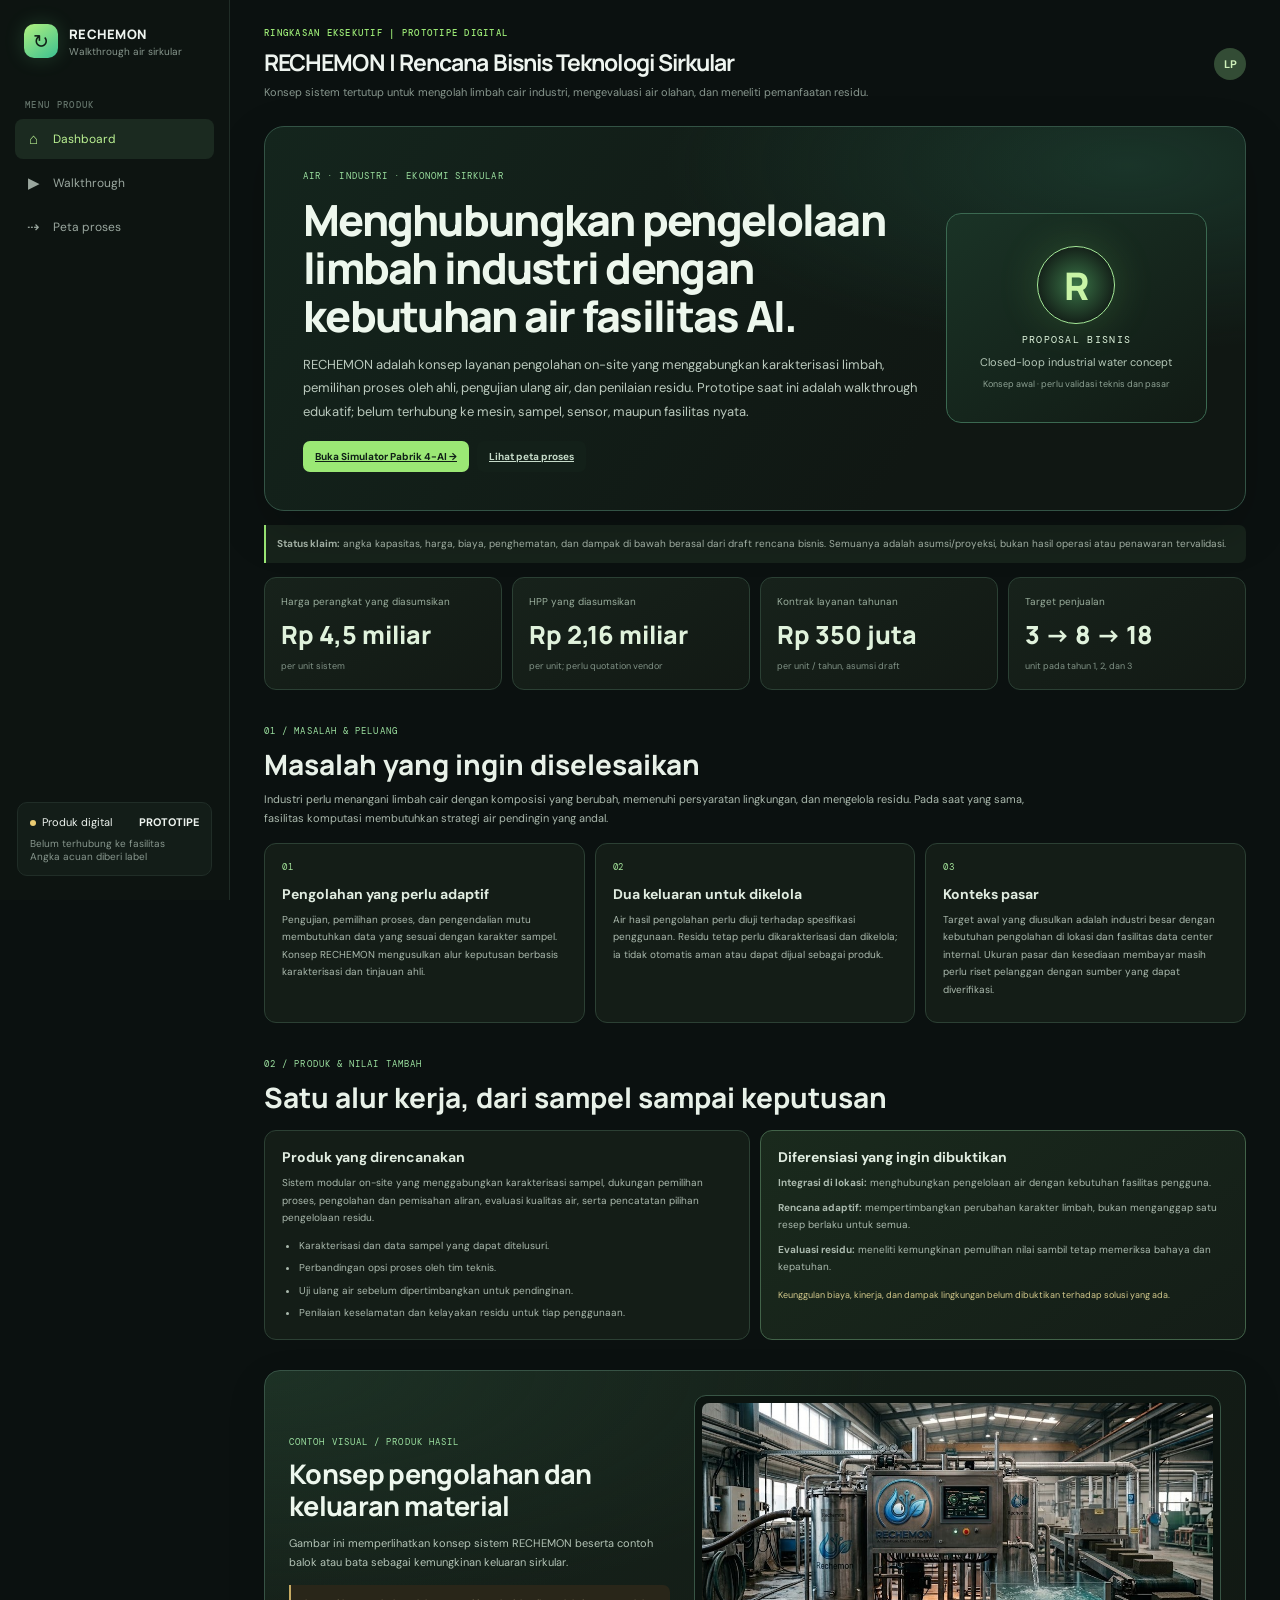
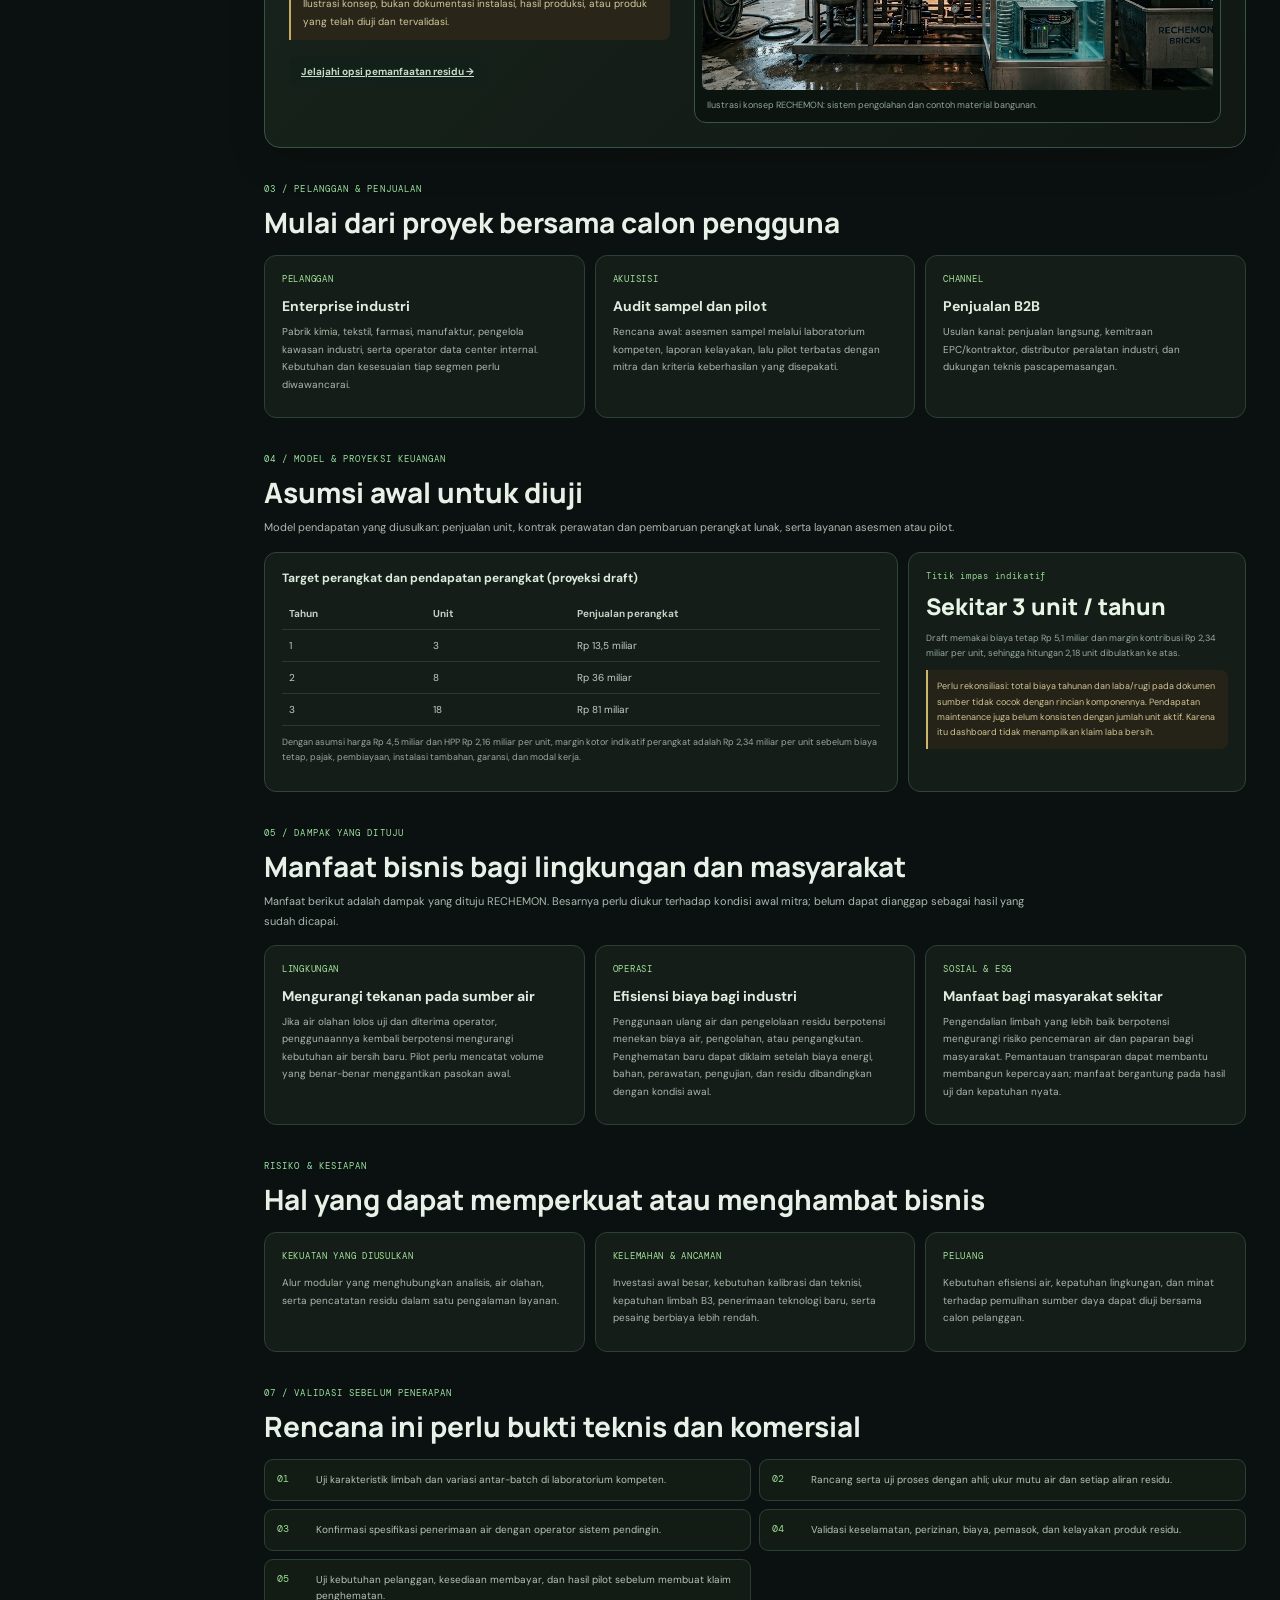
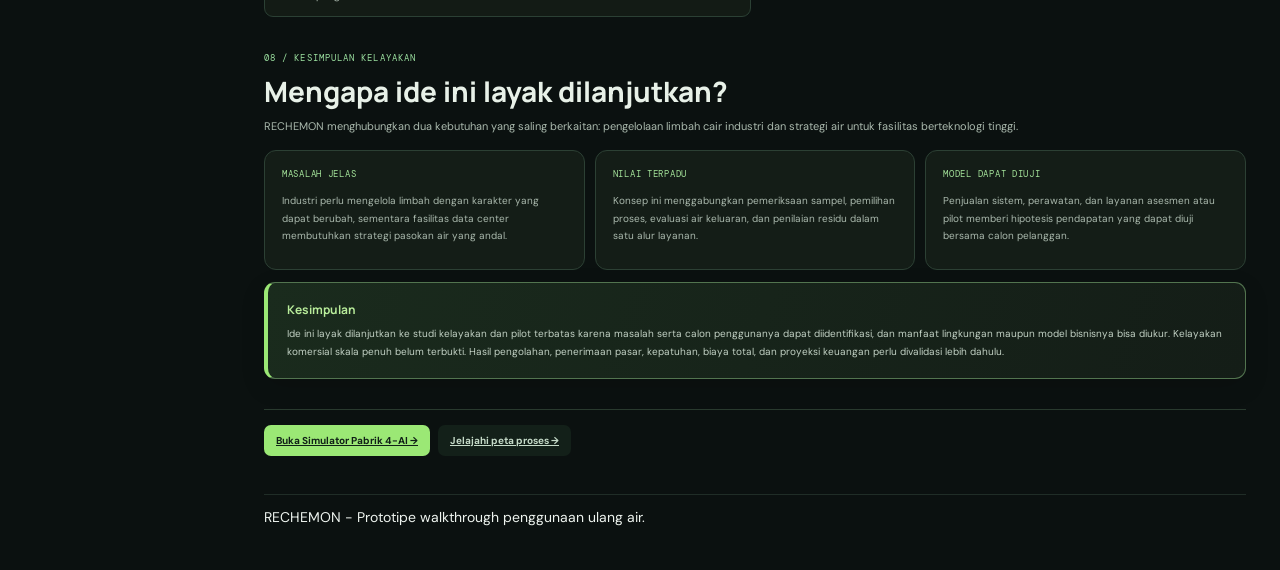
<file: index.html>
﻿<!doctype html><html lang="id"><head><meta charset="utf-8"><meta name="viewport" content="width=device-width,initial-scale=1"><meta name="theme-color" content="#0b1110"><title>RECHEMON | Rencana Bisnis</title><link rel="preconnect" href="https://fonts.googleapis.com"><link href="https://fonts.googleapis.com/css2?family=DM+Mono:wght@400;500&family=DM+Sans:wght@400;500;600;700&family=Manrope:wght@400;500;600;700;800&display=swap" rel="stylesheet"><link rel="stylesheet" href="app.css"></head><body data-page="overview"><script src="case.js"></script></body></html>
</file>
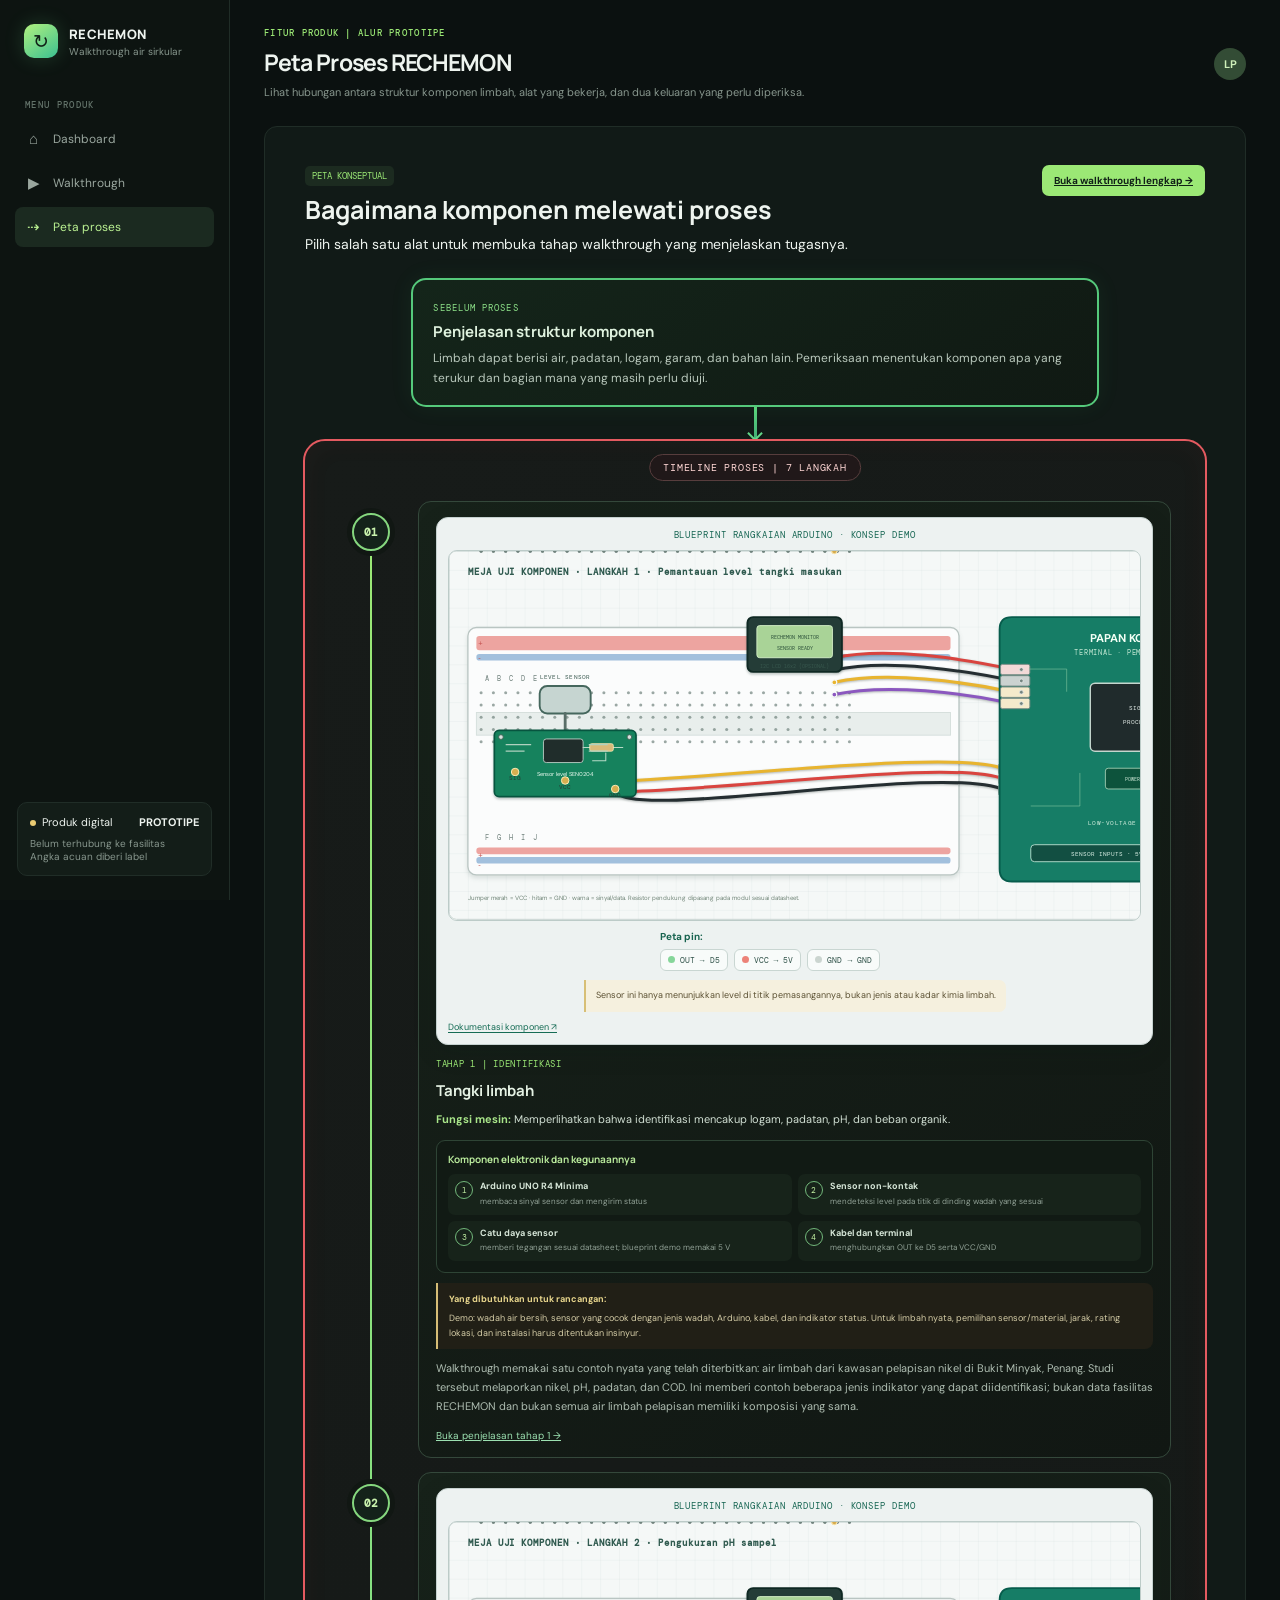
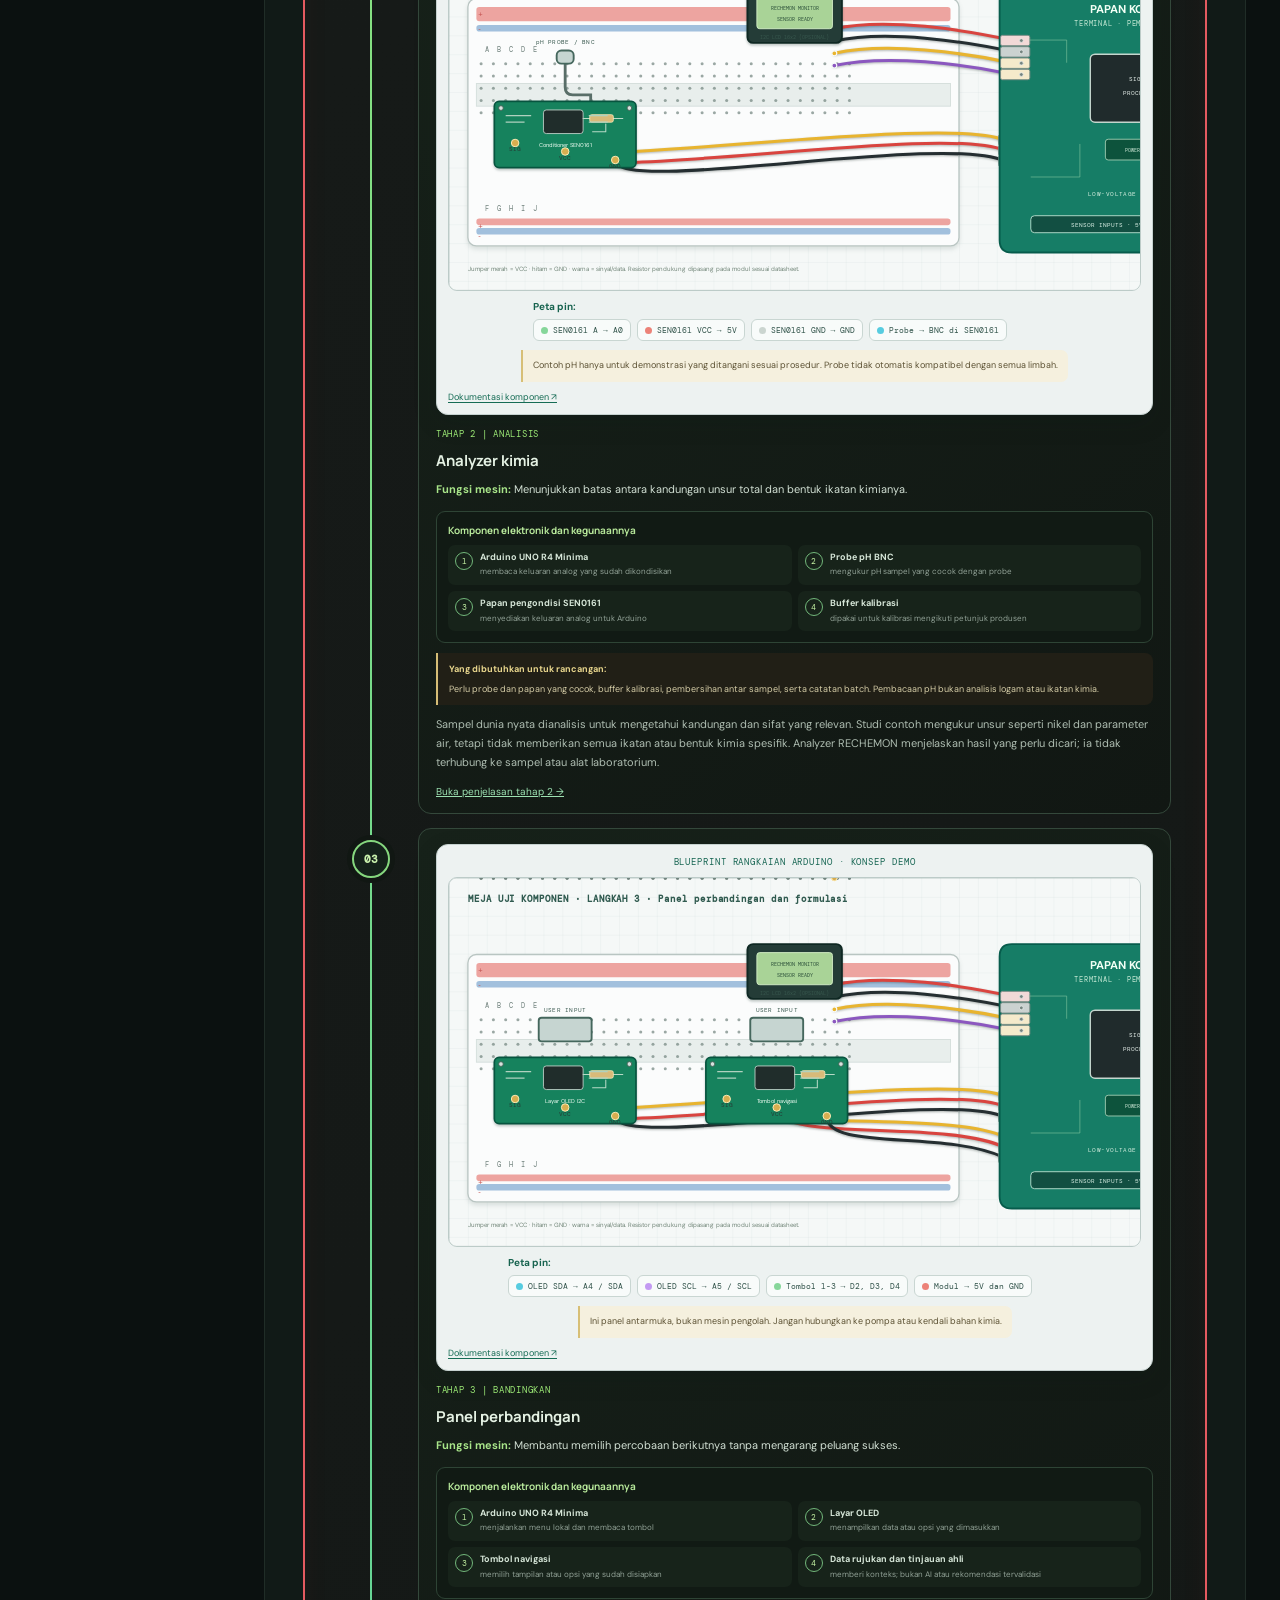
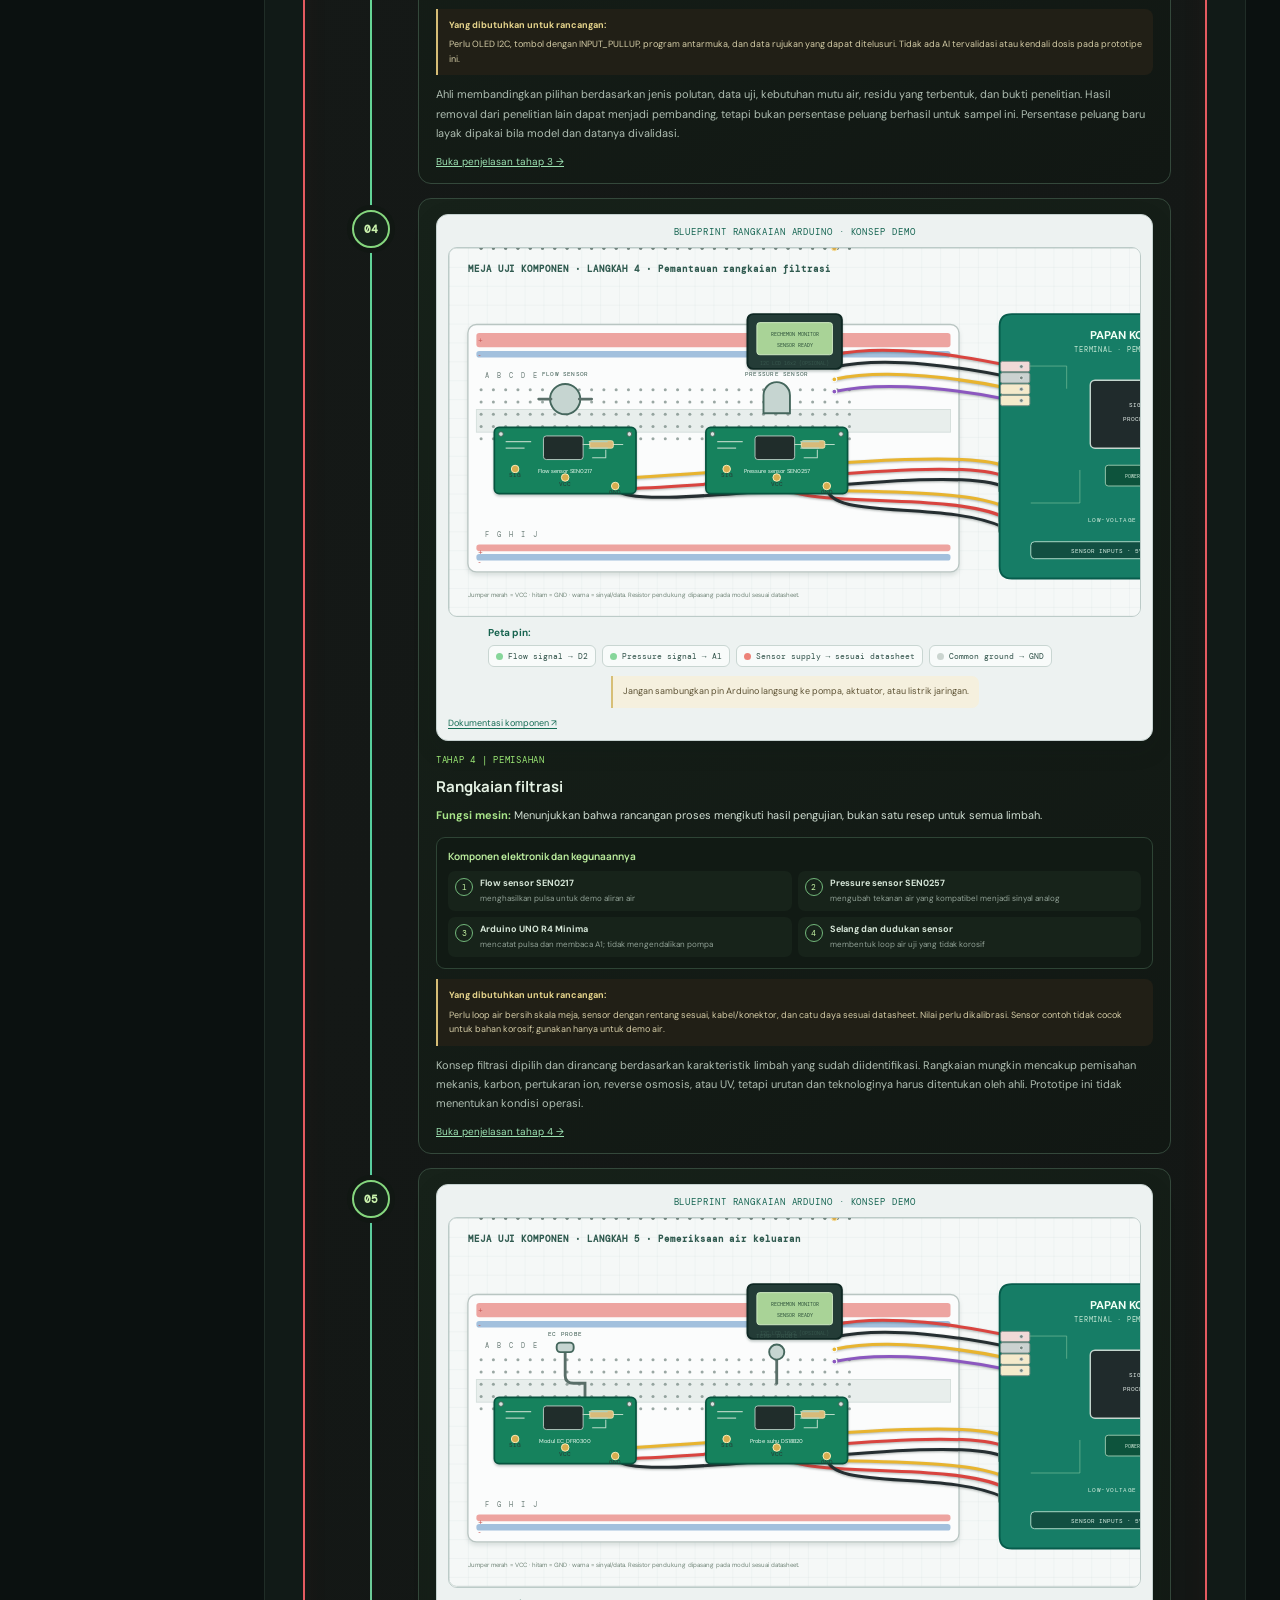
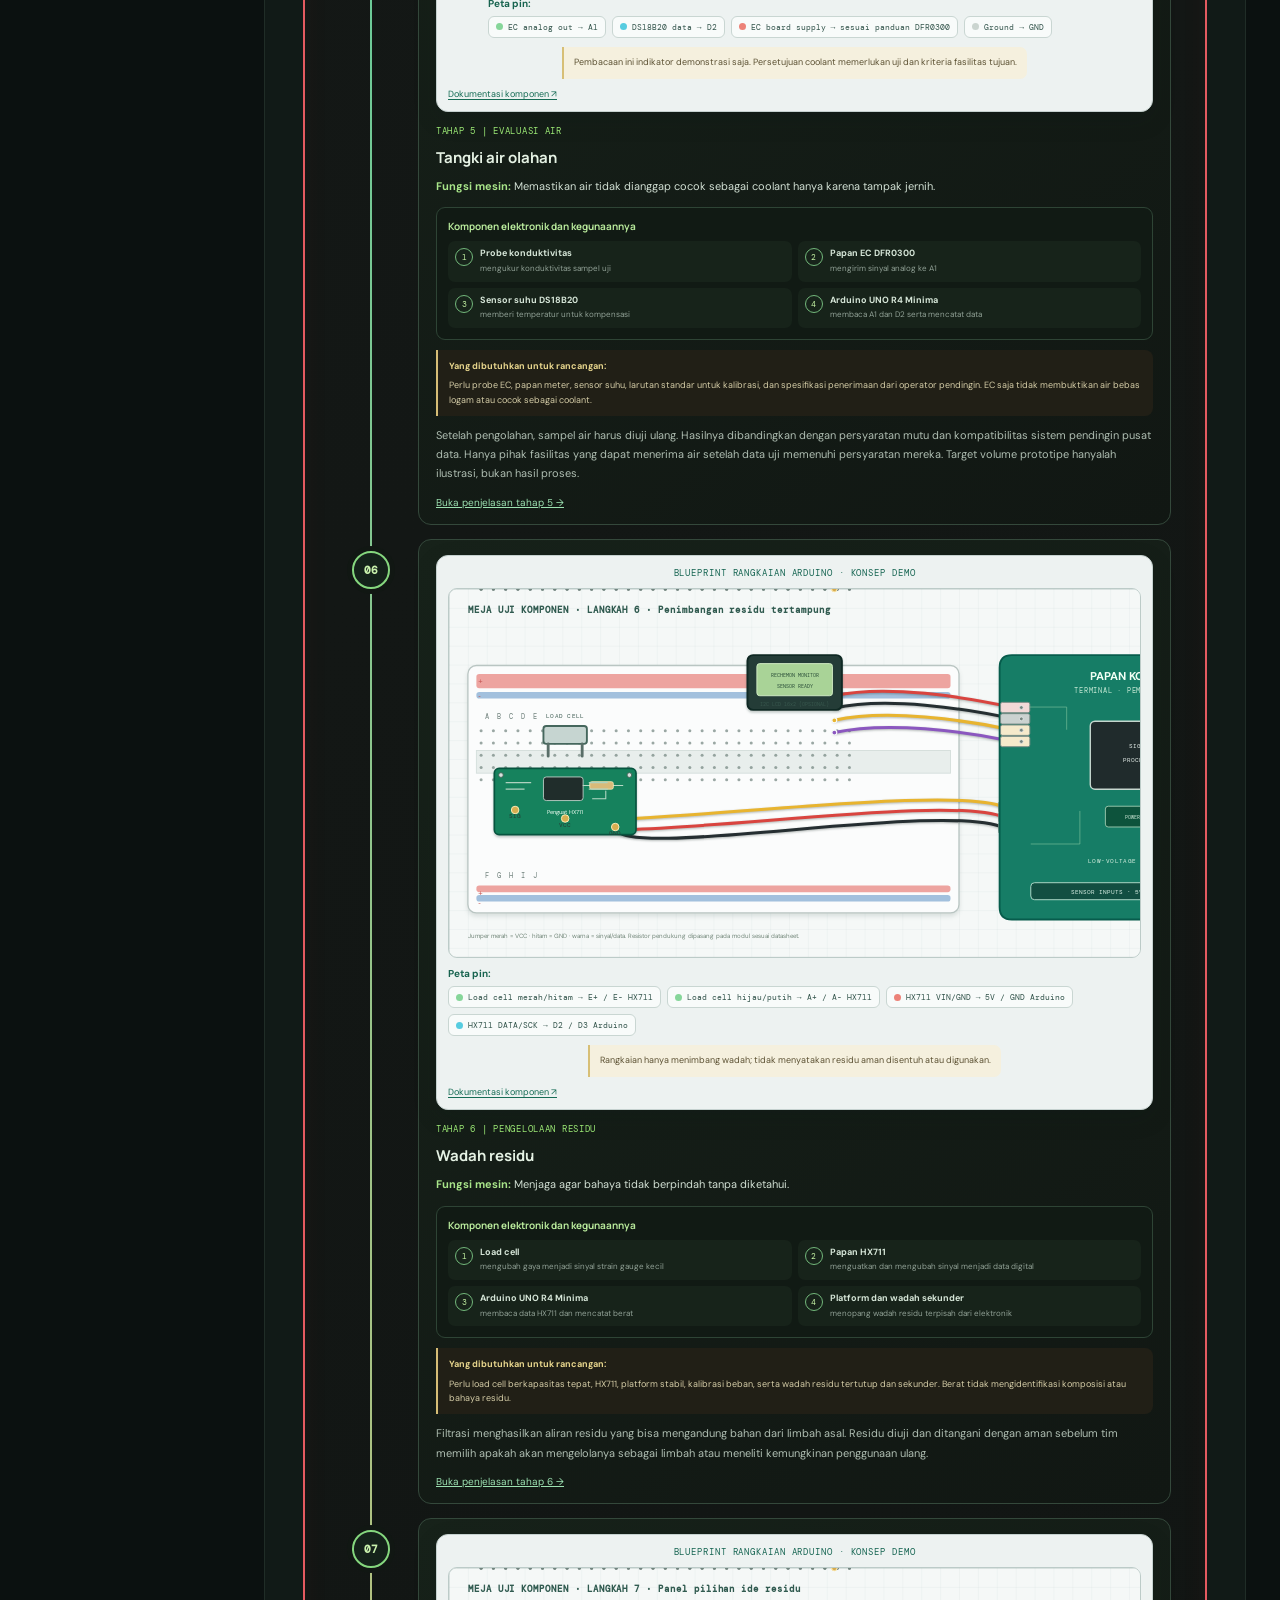
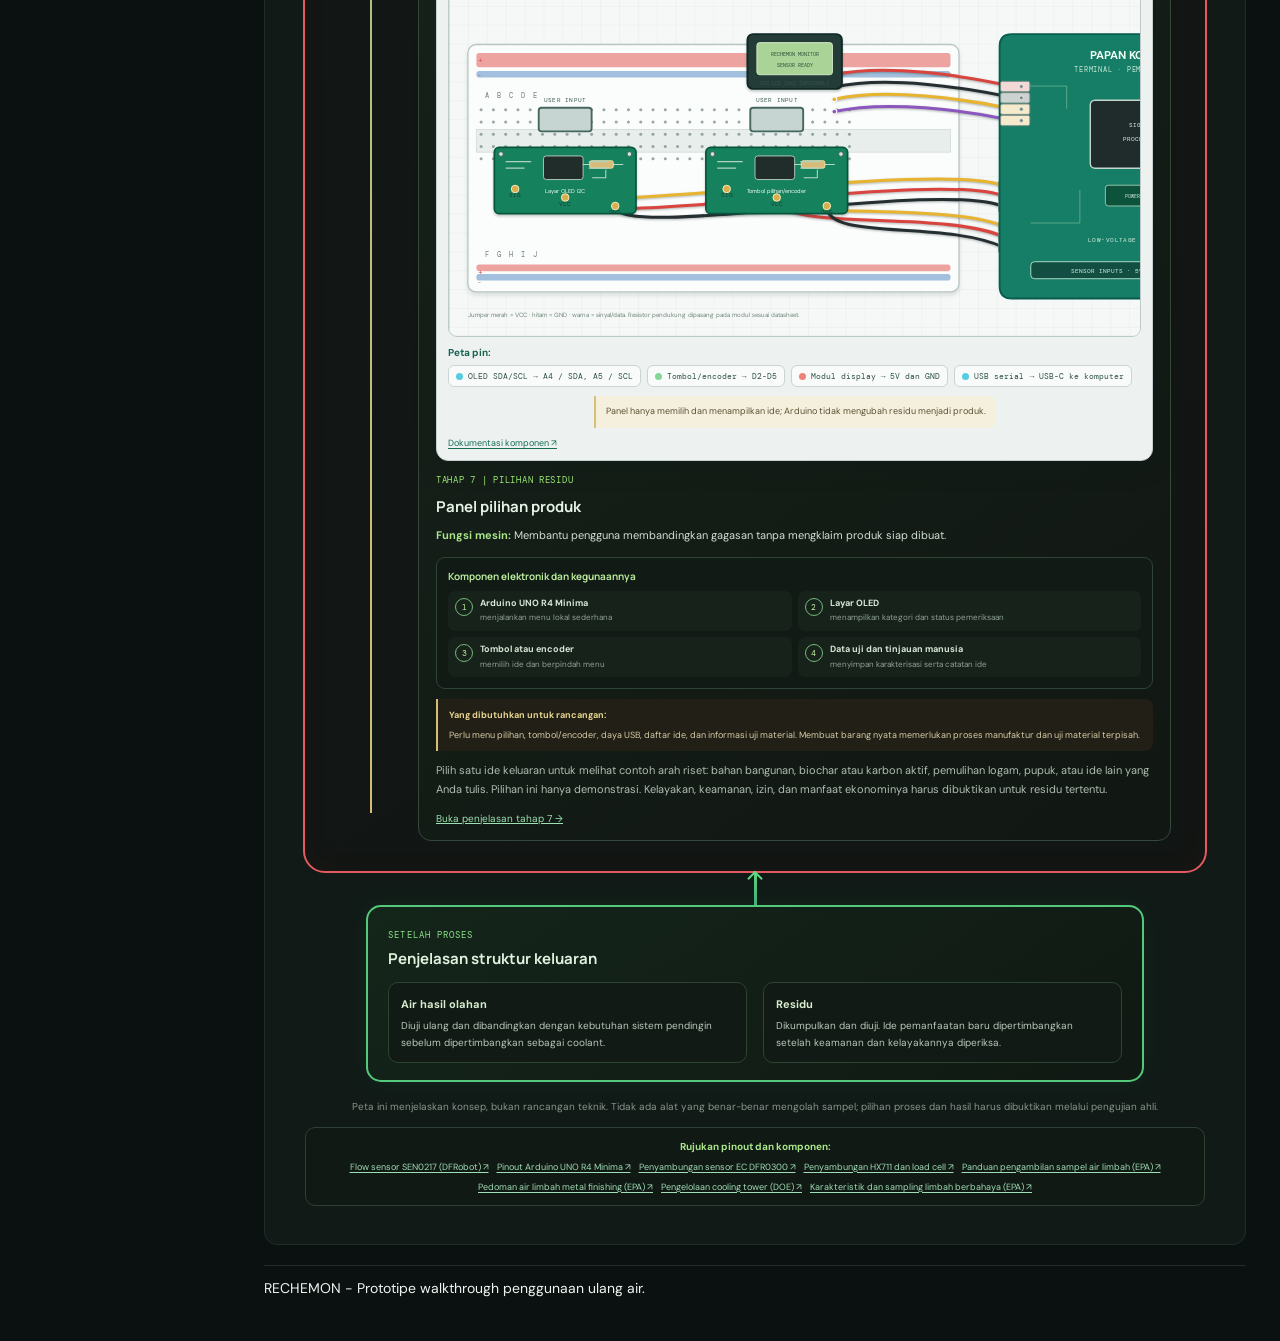
<file: process-map.html>
<!doctype html><html lang="id"><head><meta charset="utf-8"><meta name="viewport" content="width=device-width,initial-scale=1"><meta name="theme-color" content="#0b1110"><meta name="description" content="Peta proses RECHEMON dari identifikasi sampel hingga evaluasi air dan residu."><title>RECHEMON | Peta Proses</title><link rel="preconnect" href="https://fonts.googleapis.com"><link href="https://fonts.googleapis.com/css2?family=DM+Mono:wght@400;500&family=DM+Sans:wght@400;500;600;700&family=Manrope:wght@400;500;600;700;800&display=swap" rel="stylesheet"><link rel="stylesheet" href="app.css"></head><body data-page="fractionation"><script src="case.js"></script></body></html>
</file>
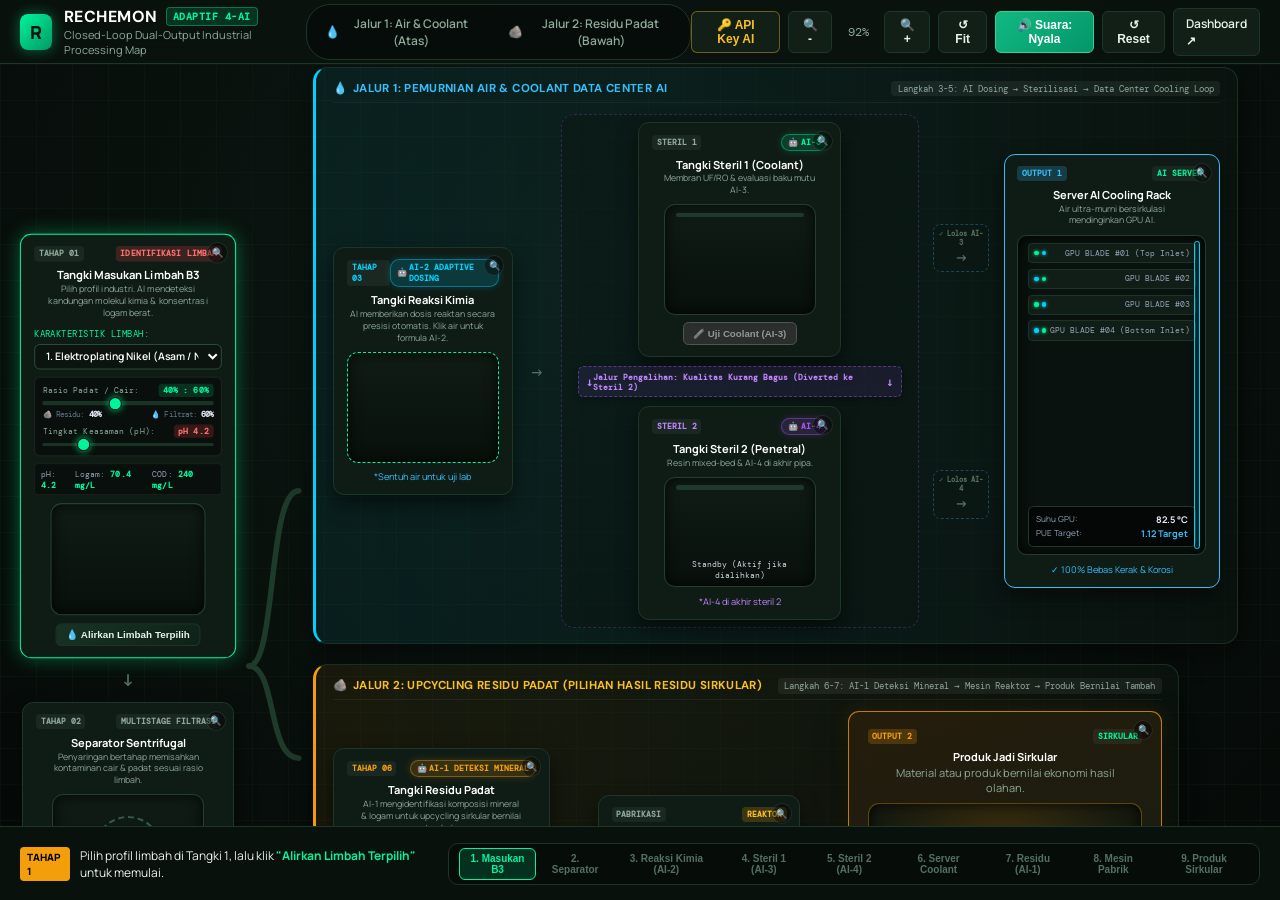
<file: simulation.html>
<!doctype html>
<html lang="id">

<head>
  <meta charset="utf-8">
  <meta name="viewport" content="width=device-width, initial-scale=1">
  <meta name="theme-color" content="#070d0a">
  <meta name="description"
    content="Simulator Flowchart Horizontal RECHEMON: Pengolahan Limbah Industri Adaptif Multi-Karakteristik dengan 4-AI Sensor dan Sistem Pendingin Data Center.">
  <title>RECHEMON | Simulator Flowchart Horizontal 4-AI Adaptif</title>
  <link rel="preconnect" href="https://fonts.googleapis.com">
  <link
    href="https://fonts.googleapis.com/css2?family=DM+Mono:wght@400;500;700&family=DM+Sans:wght@400;500;700;800&family=Manrope:wght@400;500;600;700;800&display=swap"
    rel="stylesheet">
  <link rel="stylesheet" href="simulation.css">
</head>

<body>
  <div class="game-viewport">

    <!-- TOP GAME HUD BAR -->
    <header class="game-hud-top">
      <div class="brand-section">
        <div class="brand-badge">R</div>
        <div class="brand-title">
          <h1>RECHEMON <span class="tag">ADAPTIF 4-AI</span></h1>
          <p>Closed-Loop Dual-Output Industrial Processing Map</p>
        </div>
      </div>

      <!-- Quick Branch Focus Switcher -->
      <nav class="branch-switcher" aria-label="Pemilih Cabang Alur">
        <button type="button" class="branch-btn water-btn" id="btnBranchWater">
          <span>💧</span> Jalur 1: Air & Coolant (Atas)
        </button>
        <button type="button" class="branch-btn residue-btn" id="btnBranchResidue">
          <span>🪨</span> Jalur 2: Residu Padat (Bawah)
        </button>
      </nav>

      <!-- HUD Controls -->
      <div class="hud-actions">
        <button type="button" class="hud-btn" id="btnHudApiKey"
          title="Pilih dan tes API AI gratis untuk solusi limbah"
          style="color:#fbbf24; border-color:rgba(251,191,36,0.4);">🔑 API Key AI</button>
        <button type="button" class="hud-btn" id="btnZoomOut" title="Perkecil Tampilan (Zoom Out)">🔍 -</button>
        <span id="zoomDisplay"
          style="font-family:var(--font-mono); font-size:12px; color:var(--text-muted); min-width:36px; text-align:center;">100%</span>
        <button type="button" class="hud-btn" id="btnZoomIn" title="Perbesar Tampilan (Zoom In)">🔍 +</button>
        <button type="button" class="hud-btn" id="btnZoomReset" title="Sesuaikan Alur dengan Lebar Halaman">↺ Fit</button>
        <button type="button" class="hud-btn btn-accent" id="btnToggleSound">🔊 Suara: Nyala</button>
        <button type="button" class="hud-btn" id="btnResetSim" title="Ulangi dari Awal">↺ Reset</button>
        <a href="index.html" class="hud-btn" style="text-decoration:none;">Dashboard ↗</a>
      </div>
    </header>

    <!-- SCROLLABLE & ZOOMABLE PANORAMIC CANVAS -->
    <main class="canvas-container" id="canvasContainer"
      aria-label="Peta proses. Roda mouse menggulir atas dan bawah; Shift dengan roda mouse menggulir ke samping; seret kanvas untuk berpindah bebas.">
      <div class="panoramic-track" id="panoramicTrack">

        <!-- FLOWCHART BOARD -->
        <div class="flowchart-board">

          <!-- COLUMN 1: INLET & CENTRIFUGAL SEPARATION -->
          <div class="flowchart-inlet-col">

            <!-- STATION 1: RAW WASTE INPUT & ADAPTIVE SELECTOR -->
            <section class="plant-unit" id="unitRawTank" style="width:230px;">
              <button type="button" class="zoom-target-btn" title="Lihat Lebih Dekat">🔍</button>
              <div class="unit-header">
                <span class="unit-tag">TAHAP 01</span>
                <span class="unit-tag" style="background:rgba(239,68,68,0.2); color:#f87171;">IDENTIFIKASI LIMBAH</span>
              </div>
              <h2 class="unit-title">Tangki Masukan Limbah B3</h2>
              <p class="unit-desc">Pilih profil industri. AI mendeteksi kandungan molekul kimia & konsentrasi logam berat.</p>

              <!-- ADAPTIVE WASTE PROFILE SELECTOR & TUNER -->
              <div class="waste-profile-selector">
                <label for="selectWasteProfile">Karakteristik Limbah:</label>
                <select class="waste-select-dropdown" id="selectWasteProfile" aria-label="Pilih Jenis Limbah Industri">
                  <option value="electroplating" selected>1. Elektroplating Nikel (Asam / Ni-Cr)</option>
                  <option value="textile">2. Tekstil & Pewarna (Basa / COD Tinggi)</option>
                  <option value="mineral">3. Semen & Mineral (Slurry Silika 84%)</option>
                  <option value="petrochemical">4. Kilang Petrokimia (Oli & Hidrokarbon)</option>
                  <option value="custom">⚙️ Kustom Mandiri (Slider Bebas)</option>
                </select>

                <!-- INTERACTIVE SLIDERS FOR JURY/USER CUSTOMIZATION -->
                <div class="waste-sliders-panel" id="wasteSlidersPanel">
                  <div class="slider-control-row">
                    <div class="slider-header">
                      <span>Rasio Padat / Cair:</span>
                      <span id="labelRatioValue" class="slider-badge">40% : 60%</span>
                    </div>
                    <input type="range" id="rangeSolidRatio" min="15" max="75" step="5" value="40" class="sim-slider"
                      title="Geser untuk mengatur rasio padat/cair">
                    <div class="slider-sublabels">
                      <span>🪨 Residu: <b id="sublabelSolid">40%</b></span>
                      <span>💧 Filtrat: <b id="sublabelLiquid">60%</b></span>
                    </div>
                  </div>

                  <div class="slider-control-row">
                    <div class="slider-header">
                      <span>Tingkat Keasaman (pH):</span>
                      <span id="labelPhValue" class="slider-badge ph-badge-acid">pH 4.2</span>
                    </div>
                    <input type="range" id="rangeWastePh" min="2.0" max="12.0" step="0.2" value="4.2" class="sim-slider"
                      title="Geser untuk mengatur pH masukan">
                  </div>
                </div>

                <div class="waste-live-telemetry" id="wasteTelemetry">
                  <span>pH: <strong id="wasteTelePh">4.2</strong></span>
                  <span>Logam: <strong id="wasteTeleMetals">70.4 mg/L</strong></span>
                  <span>COD: <strong id="wasteTeleCod">240 mg/L</strong></span>
                </div>
              </div>

              <div class="tank-vessel">
                <div class="liquid-layer sludge-electro" id="tankRawLiquid">
                  <div class="wave-top"></div>
                  <div class="bubble" style="left:20%; animation-delay:0.2s;"></div>
                  <div class="bubble" style="left:60%; animation-delay:0.9s;"></div>
                </div>
              </div>

              <button type="button" class="unit-action-btn" id="btnPourWaste">
                💧 Alirkan Limbah Terpilih
              </button>
            </section>

            <!-- CONNECTOR ARROW DOWN -->
            <div style="text-align:center; color:var(--text-dim); font-size:18px; font-weight:800;">↓</div>

            <!-- STATION 2: CENTRIFUGAL SEPARATOR -->
            <section class="plant-unit" id="unitCentrifuge" style="width:230px;">
              <button type="button" class="zoom-target-btn" title="Lihat Lebih Dekat">🔍</button>
              <div class="unit-header">
                <span class="unit-tag">TAHAP 02</span>
                <span class="unit-tag">MULTISTAGE FILTRASI</span>
              </div>
              <h2 class="unit-title">Separator Sentrifugal</h2>
              <p class="unit-desc">Penyaringan bertahap memisahkan kontaminan cair & padat sesuai rasio limbah.</p>

              <div class="tank-vessel" style="justify-content:center; align-items:center;">
                <div class="centrifuge-disk" id="centrifugeDisk">
                  <div style="font-size:26px;">⚙️</div>
                </div>
                <div
                  style="display:flex; justify-content:space-between; width:100%; padding:0 8px; position:absolute; bottom:6px;">
                  <span id="labelWaterRatio" style="font-size:9px; color:#00d2ff; font-family:var(--font-mono);">↖
                    Filtrat (60%)</span>
                  <span id="labelSludgeRatio" style="font-size:9px; color:#f59e0b; font-family:var(--font-mono);">↙
                    Residu (40%)</span>
                </div>
              </div>

              <button type="button" class="unit-action-btn" id="btnSeparate" disabled>
                ⚡ Jalankan Separator
              </button>
            </section>

          </div>

          <!-- FLOWCHART FORK JUNCTION (BRANCHING PIPES SVG) -->
          <div class="flowchart-fork-junction">
            <svg class="fork-svg" viewBox="0 0 54 480">
              <!-- Upper Pipe to Water & Coolant Row (Branch 1) -->
              <path class="fork-pipe" d="M 0 320 C 30 320, 20 130, 54 130" />
              <path class="fork-flow pipe-water" id="pipeWaterFlow" d="M 0 320 C 30 320, 20 130, 54 130" />

              <!-- Lower Pipe to Residue Row (Branch 2) -->
              <path class="fork-pipe" d="M 0 320 C 30 320, 20 420, 54 420" />
              <path class="fork-flow pipe-sludge" id="pipeSludgeFlow" d="M 0 320 C 30 320, 20 420, 54 420" />
            </svg>
          </div>

          <!-- DUAL PARALLEL HORIZONTAL BRANCHES -->
          <div class="flowchart-branches">

            <!-- =======================================================
                 ROW 1 (TOP LINE): JALUR PEMURNIAN AIR & COOLANT DATA CENTER AI
                 ======================================================= -->
            <div class="flowchart-branch-row branch-row-water">
              <div class="branch-row-header">
                <strong style="color:#38bdf8;">
                  <span>💧</span> JALUR 1: PEMURNIAN AIR & COOLANT DATA CENTER AI
                </strong>
                <span class="badge" id="badgeWaterHeader">Langkah 3-5: AI Dosing → Sterilisasi → Data Center Cooling Loop</span>
              </div>

              <div class="branch-units-line water-units-line">

                <!-- STATION 3: CHEMICAL REACTION TANK + AI-2 -->
                <section class="plant-unit ai-station-cyan" id="unitWaterTank">
                  <button type="button" class="zoom-target-btn" title="Lihat Lebih Dekat">🔍</button>
                  <div class="unit-header">
                    <span class="unit-tag" style="color:#00d2ff;">TAHAP 03</span>
                    <div class="ai-badge badge-cyan">
                      <span>🤖</span> AI-2 ADAPTIVE DOSING
                    </div>
                  </div>
                  <h2 class="unit-title">Tangki Reaksi Kimia</h2>
                  <p class="unit-desc">AI memberikan dosis reaktan secara presisi otomatis. Klik air untuk formula AI-2.</p>

                  <div class="tank-vessel clickable-tank" id="clickableWaterArea"
                    title="👉 KLIK AIR DI SINI UNTUK UJI LAB & FORMULA AI-2">
                    <div id="reagentInjector"
                      style="position:absolute; top:6px; left:50%; transform:translateX(-50%); z-index:15; font-size:9px; color:#00d2ff; font-family:var(--font-mono); display:none;">
                      [INJEKSI...]
                    </div>
                    <div class="liquid-layer dirty-water" id="tankWaterLiquid">
                      <div class="wave-top"></div>
                      <div
                        style="position:absolute; top:40%; left:50%; transform:translate(-50%, -50%); color:#ffffff; font-size:10px; font-weight:700; text-shadow:0 1px 4px rgba(0,0,0,0.8); pointer-events:none; text-align:center;">
                        👆 KLIK AIR<br>UJI AI-2
                      </div>
                    </div>
                  </div>

                  <div style="font-size:10px; color:#38bdf8; margin-top:8px;">
                    *Sentuh air untuk uji lab
                  </div>
                </section>

                <!-- CONNECTOR ARROW: WATER TO STERIL 1 -->
                <div class="flow-arrow-connector" id="arrowWaterToSteril" title="Aliran ke Tahap Sterilisasi 1">→</div>

                <!-- STERILIZATION DUAL-TIER CLUSTER (STERIL 1 ATAS & STERIL 2 BAWAH DENGAN HUBUNGAN BERBALIK) -->
                <div class="steril-substation-cluster">

                  <!-- TAHAP STERIL 1 (ATAS: EVALUASI AI-3) -->
                  <section class="plant-unit ai-station" id="unitSterilTank">
                    <button type="button" class="zoom-target-btn" title="Lihat Lebih Dekat">🔍</button>
                    <div class="unit-header">
                      <span class="unit-tag">STERIL 1</span>
                      <div class="ai-badge">
                        <span>🤖</span> AI-3
                      </div>
                    </div>
                    <h2 class="unit-title">Tangki Steril 1 (Coolant)</h2>
                    <p class="unit-desc">Membran UF/RO & evaluasi baku mutu AI-3.</p>

                    <div class="tank-vessel">
                      <div class="scanner-rig"></div>
                      <div class="scanner-laser" id="laserAI3"></div>
                      <div class="liquid-layer pure-water" id="tankSterilLiquid">
                        <div class="wave-top"></div>
                      </div>
                    </div>

                    <button type="button" class="unit-action-btn" id="btnRecheckAI3" disabled>
                      🧪 Uji Coolant (AI-3)
                    </button>
                  </section>

                  <!-- CONNECTOR DOWNWARD: HUBUNGAN BERBALIK (PENGALIHAN KE STERIL 2 JIKA HASIL KURANG BAGUS) -->
                  <div class="steril-reroute-conduit" id="conduitSterilReroute"
                    title="Hubungan Berbalik: Disalurkan ke Steril 2 jika hasil sterilisasi pertama kurang bagus">
                    <div class="reroute-pipe-line" id="pipeSteril1To2">
                      <span class="down-arrow">↓</span>
                      <span class="reroute-label">Jalur Pengalihan: Kualitas Kurang Bagus (Diverted ke Steril 2)</span>
                      <span class="down-arrow">↓</span>
                    </div>
                  </div>

                  <!-- TAHAP STERIL 2 (BAWAH: PENETRAL TAMBAHAN RESIN MIXED-BED & AI-4) -->
                  <section class="plant-unit ai-station-purple" id="unitPolishTank">
                    <button type="button" class="zoom-target-btn" title="Lihat Lebih Dekat">🔍</button>
                    <div class="unit-header">
                      <span class="unit-tag" style="color:#c084fc;">STERIL 2</span>
                      <div class="ai-badge badge-purple">
                        <span>🤖</span> AI-4
                      </div>
                    </div>
                    <h2 class="unit-title">Tangki Steril 2 (Penetral)</h2>
                    <p class="unit-desc">Resin mixed-bed & AI-4 di akhir pipa.</p>

                    <div class="tank-vessel">
                      <div class="scanner-rig"></div>
                      <div class="scanner-laser" id="laserAI4"
                        style="background:linear-gradient(180deg, rgba(168,85,247,0.8), rgba(168,85,247,0.05));"></div>
                      <div class="liquid-layer coolant" id="tankPolishLiquid">
                        <div class="wave-top"></div>
                      </div>
                      <div id="polishStatusText"
                        style="position:absolute; bottom:6px; left:6px; right:6px; font-size:9px; font-family:var(--font-mono); color:#cbd5e1; text-align:center; z-index:10;">
                        Standby (Aktif jika dialihkan)
                      </div>
                    </div>

                    <div style="font-size:10px; color:#c084fc; margin-top:8px; text-align:center;">
                      *AI-4 di akhir steril 2
                    </div>
                  </section>

                </div>

                <!-- DUAL ROUTING MANIFOLD TO SERVER AI COOLING RACK -->
                <div class="server-routing-manifold">
                  <div class="manifold-branch top-branch" id="arrowSteril1ToServer"
                    title="Jalur Langsung dari Steril 1 (Jika Lolos Standar AI-3)">
                    <span class="manifold-pipe-label">✓ Lolos AI-3</span>
                    <span class="manifold-arrow">→</span>
                  </div>
                  <div class="manifold-branch bottom-branch" id="arrowPolishToServer"
                    title="Jalur dari Steril 2 (Setelah Sertifikasi AI-4 Selesai)">
                    <span class="manifold-pipe-label">✓ Lolos AI-4</span>
                    <span class="manifold-arrow">→</span>
                  </div>
                </div>

                <!-- STATION 6: DATA CENTER AI SERVER COOLING RACK -->
                <section class="plant-unit plant-unit-server" id="unitServerCoolant"
                  style="border-color:#38bdf8; width:235px;">
                  <button type="button" class="zoom-target-btn" title="Lihat Lebih Dekat">🔍</button>
                  <div class="unit-header">
                    <span class="unit-tag" style="background:rgba(56,189,248,0.2); color:#38bdf8;">OUTPUT 1</span>
                    <span class="unit-tag" style="color:#00f59b;">AI SERVER</span>
                  </div>
                  <h2 class="unit-title">Server AI Cooling Rack</h2>
                  <p class="unit-desc">Air ultra-murni bersirkulasi mendinginkan GPU AI.</p>

                  <div class="server-rack-tower">
                    <div class="coolant-channel">
                      <div class="coolant-fill" id="serverCoolantFill"></div>
                    </div>

                    <div class="server-blade">
                      <div class="blade-leds">
                        <span class="blade-led"></span>
                        <span class="blade-led blue"></span>
                      </div>
                      <span style="font-size:9px; font-family:var(--font-mono); color:#94a3b8;">GPU BLADE #01 (Top
                        Inlet)</span>
                    </div>
                    <div class="server-blade">
                      <div class="blade-leds">
                        <span class="blade-led blue"></span>
                        <span class="blade-led"></span>
                      </div>
                      <span style="font-size:9px; font-family:var(--font-mono); color:#94a3b8;">GPU BLADE #02</span>
                    </div>
                    <div class="server-blade">
                      <div class="blade-leds">
                        <span class="blade-led"></span>
                        <span class="blade-led blue"></span>
                      </div>
                      <span style="font-size:9px; font-family:var(--font-mono); color:#94a3b8;">GPU BLADE #03</span>
                    </div>
                    <div class="server-blade">
                      <div class="blade-leds">
                        <span class="blade-led blue"></span>
                        <span class="blade-led"></span>
                      </div>
                      <span style="font-size:9px; font-family:var(--font-mono); color:#94a3b8;">GPU BLADE #04 (Bottom
                        Inlet)</span>
                    </div>

                    <!-- Telemetry -->
                    <div
                      style="background:rgba(0,0,0,0.6); padding:6px 8px; border-radius:6px; border:1px solid #1e3a2b; margin-top:auto;">
                      <div style="display:flex; justify-content:space-between; margin-bottom:2px;">
                        <span style="font-size:9px; color:#94a3b8;">Suhu GPU:</span>
                        <span id="serverTempDisplay" style="font-size:10px; font-weight:700; color:#e2e8f0;">82.5
                          °C</span>
                      </div>
                      <div style="display:flex; justify-content:space-between;">
                        <span style="font-size:9px; color:#94a3b8;">PUE Target:</span>
                        <span id="serverPueDisplay" style="font-size:10px; font-weight:700; color:#38bdf8;">1.12
                          Target</span>
                      </div>
                    </div>
                  </div>

                  <div style="font-size:10px; color:#38bdf8; margin-top:8px; text-align:center;">
                    ✓ 100% Bebas Kerak & Korosi
                  </div>
                </section>

              </div>
            </div>

            <!-- =======================================================
                 ROW 2 (BOTTOM LINE): JALUR RESIDU PADAT (UPCYCLING)
                 ======================================================= -->
            <div class="flowchart-branch-row branch-row-residue">
              <div class="branch-row-header">
                <strong style="color:#fbbf24;">
                  <span>🪨</span> JALUR 2: UPCYCLING RESIDU PADAT (PILIHAN HASIL RESIDU SIRKULAR)
                </strong>
                <span class="badge" id="badgeResidueHeader">Langkah 6-7: AI-1 Deteksi Mineral → Mesin Reaktor → Produk Bernilai Tambah</span>
              </div>

              <div class="branch-units-line">

                <!-- STATION 7: RESIDUE TANK + AI-1 + AI WASTE ADVISOR -->
                <section class="plant-unit ai-station-amber" id="unitResidueTank" style="width:235px;">
                  <button type="button" class="zoom-target-btn" title="Lihat Lebih Dekat">🔍</button>
                  <div class="unit-header">
                    <span class="unit-tag" style="color:#f59e0b;">TAHAP 06</span>
                    <div class="ai-badge badge-amber">
                      <span>🤖</span> AI-1 DETEKSI MINERAL
                    </div>
                  </div>
                  <h2 class="unit-title">Tangki Residu Padat</h2>
                  <p class="unit-desc">AI-1 mengidentifikasi komposisi mineral & logam untuk upcycling sirkular bernilai tambah.</p>

                  <div class="tank-vessel">
                    <div class="scanner-rig"></div>
                    <div class="scanner-laser" id="laserAI1"
                      style="background:linear-gradient(180deg, rgba(245,158,11,0.8), rgba(245,158,11,0.05));"></div>
                    <div class="liquid-layer sludge" id="tankResidueLiquid">
                      <div class="wave-top"></div>
                    </div>
                  </div>

                  <div style="display:flex; flex-direction:column; gap:6px; width:100%; margin-top:8px;">
                    <button type="button" class="unit-action-btn" id="btnScanResidueManual" disabled
                      style="border-color:#f59e0b; width:100%; justify-content:center;">
                      🔬 Pindai AI-1 (Komposisi Residu)
                    </button>
                    <button type="button" class="unit-action-btn btn-ai-special" id="btnOpenAiResidueSolver" disabled
                      style="width:100%; justify-content:center;">
                      ✨ Bandingkan Opsi Residu (AI)
                    </button>
                    <small class="residue-route-hint" id="residueRouteHint">Selesaikan pemisahan terlebih dahulu agar residu tersedia.</small>
                  </div>
                </section>

                <!-- CONNECTOR ARROW -->
                <div class="flow-arrow-connector" id="arrowResidueToMachine">→</div>

                <!-- STATION 8: MECHANICAL MACHINE -->
                <section class="plant-unit" id="unitMechanicalMachine" style="width:220px;">
                  <button type="button" class="zoom-target-btn" title="Lihat Lebih Dekat">🔍</button>
                  <div class="unit-header">
                    <span class="unit-tag">PABRIKASI</span>
                    <span class="unit-tag" style="background:rgba(245,158,11,0.2); color:#fbbf24;">REAKTOR</span>
                  </div>
                  <h2 class="unit-title">Reaktor Mekanikal / BAT</h2>
                  <p class="unit-desc">Mixer, Press, Kiln, atau teknologi khusus AI.</p>

                  <div class="tank-vessel" style="justify-content:center; align-items:center; background:#121a15;">
                    <div class="mechanical-mixer">
                      <div class="gear-icon" id="machineGear">⚙️</div>
                      <span id="machineStatusText"
                        style="font-size:9px; color:#cbd5e1; text-align:center; padding:2px;">Standby</span>
                    </div>
                  </div>

                  <div id="machineSubtitleText"
                    style="font-size:10px; color:#94a3b8; margin-top:8px; text-align:center;">
                    *Mesin Fisik Industri / Reaktor Adaptif
                  </div>
                </section>

                <!-- CONNECTOR ARROW -->
                <div class="flow-arrow-connector" id="arrowMachineToProduct">→</div>

                <!-- STATION 9: PRODUCT SHOWCASE -->
                <section class="plant-unit" id="unitProductShowcase" style="border-color:#f59e0b; width:340px;">
                  <button type="button" class="zoom-target-btn" title="Lihat Lebih Dekat">🔍</button>
                  <div class="unit-header">
                    <span class="unit-tag" style="background:rgba(245,158,11,0.2); color:#f59e0b;">OUTPUT 2</span>
                    <span class="unit-tag" style="color:#00f59b;">SIRKULAR</span>
                  </div>
                  <h2 class="unit-title">Produk Jadi Sirkular</h2>
                  <p class="unit-desc">Material atau produk bernilai ekonomi hasil olahan.</p>

                  <div class="tank-vessel product-showcase-vessel">
                    <div id="productShowcaseContent" class="product-showcase-content">
                      <div class="product-showcase-icon">🏢</div>
                      <strong class="product-showcase-name">Semen Ramah Lingkungan</strong>
                      <span class="product-showcase-spec">Kuat Tekan 38.5 MPa</span>
                      <span class="product-showcase-cert">TCLP Non-Toxic Pass</span>
                    </div>
                  </div>

                  <div id="productFooterBadge" style="font-size:10px; color:#00f59b; margin-top:8px; font-weight:700;">
                    ✓ Zero Waste ke TPA
                  </div>
                </section>

              </div>
            </div>

          </div>

        </div>

      </div>
    </main>

    <!-- BOTTOM GAME CONTROL & MINIMAP BAR -->
    <footer class="game-hud-bottom">
      <div class="quest-guide">
        <span class="quest-badge" id="questBadge">TAHAP 1</span>
        <div class="quest-text" id="questText">
          Pilih profil limbah di Tangki 1, lalu klik <strong>"Alirkan Limbah Terpilih"</strong> untuk memulai.
        </div>
      </div>

      <!-- Mini-Map Direct Jump Stations -->
      <nav class="minimap-bar" aria-label="Mini-Map Stasiun Pabrik">
        <button type="button" class="minimap-station current-pos" data-target="unitRawTank">1. Masukan B3</button>
        <button type="button" class="minimap-station" data-target="unitCentrifuge">2. Separator</button>
        <button type="button" class="minimap-station has-ai" data-target="unitWaterTank">3. Reaksi Kimia (AI-2)</button>
        <button type="button" class="minimap-station has-ai" data-target="unitSterilTank">4. Steril 1 (AI-3)</button>
        <button type="button" class="minimap-station has-ai" data-target="unitPolishTank">5. Steril 2 (AI-4)</button>
        <button type="button" class="minimap-station" data-target="unitServerCoolant">6. Server Coolant</button>
        <button type="button" class="minimap-station has-ai" data-target="unitResidueTank">7. Residu (AI-1)</button>
        <button type="button" class="minimap-station" data-target="unitMechanicalMachine">8. Mesin Pabrik</button>
        <button type="button" class="minimap-station" data-target="unitProductShowcase">9. Produk Sirkular</button>
      </nav>
    </footer>

    <!-- =======================================================
         INTERACTIVE HOLOGRAPHIC MODALS
         ======================================================= -->

    <!-- MODAL 1: AI-1 RESIDUE SCAN & DYNAMIC PRODUCT OPTIONS -->
    <div class="holo-modal-overlay" id="modalAI1">
      <div class="holo-modal-card">
        <div class="modal-header">
          <div>
            <span class="modal-badge"
              style="background:rgba(245,158,11,0.2); color:#f59e0b; border:1px solid rgba(245,158,11,0.4);">
              🤖 AI-1 SENSOR ANALYZER
            </span>
            <h3 class="modal-title" id="ai1ModalTitle">Karakterisasi Residu Padat & Rekomendasi AI</h3>
          </div>
          <button type="button" class="modal-close-btn" title="Tutup">✕</button>
        </div>

        <div class="data-grid">
          <div class="data-tile">
            <span>Kandungan Silika-Alumina</span>
            <strong id="ai1SilicaDisplay">68.4 % (Tinggi)</strong>
          </div>
          <div class="data-tile">
            <span>Besi Oksida (Fe₂O₃)</span>
            <strong id="ai1IronDisplay">8.2 % (Stabil)</strong>
          </div>
          <div class="data-tile">
            <span>Kadar Logam Terikat</span>
            <strong id="ai1MetalsDisplay">1.8 % (Inert terikat)</strong>
          </div>
          <div class="data-tile">
            <span>Uji Pelindian Racun</span>
            <strong id="ai1TclpDisplay" style="color:#00f59b;">TCLP PASS (Aman)</strong>
          </div>
        </div>

        <div class="ai-recommendation-box" style="border-color:#f59e0b; background:rgba(245,158,11,0.08);">
          <p id="ai1RecommendationText">
            <strong>Hasil Rekomendasi Algoritma AI-1:</strong><br>
            Residu padat kaya akan prekursor geopolimer dan silika aktif. Sangat cocok dikonversi menjadi material
            konstruksi komersial. Silakan pilih produk tujuan untuk dikirim ke mesin pengolahan:
          </p>
        </div>

        <!-- Product Choices for Jury -->
        <div class="product-options-grid" id="productOptionsGrid">
          <button type="button" class="product-option-card selected" data-product="semen" id="cardOptSemen">
            <span class="icon">🏢</span>
            <strong id="optTitleSemen">Semen Hijau</strong>
            <small id="optDescSemen">Green Geopolymer Cement</small>
            <span class="opt-rec-badge" id="badgeOptSemen"
              style="display:none; font-size:8px; color:#fbbf24; background:rgba(251,191,36,0.15); border:1px solid #fbbf24; border-radius:3px; padding:1px 4px; margin-top:3px;">★
              AI REKOMENDASI</span>
            <span class="product-option-disabled-label" hidden>Tidak dipilih untuk alur ini</span>
          </button>
          <button type="button" class="product-option-card" data-product="bata" id="cardOptBata" disabled>
            <span class="icon">🧱</span>
            <strong id="optTitleBata">Batu Bata</strong>
            <small id="optDescBata">Interlocking Eco-Brick</small>
            <span class="opt-rec-badge" id="badgeOptBata"
              style="display:none; font-size:8px; color:#fbbf24; background:rgba(251,191,36,0.15); border:1px solid #fbbf24; border-radius:3px; padding:1px 4px; margin-top:3px;">★
              AI REKOMENDASI</span>
            <span class="product-option-disabled-label">Tidak dipilih untuk alur ini</span>
          </button>
          <button type="button" class="product-option-card" data-product="kerikil" id="cardOptKerikil" disabled>
            <span class="icon">🛣️</span>
            <strong id="optTitleKerikil">Kerikil / Paving</strong>
            <small id="optDescKerikil">Lightweight Aggregate</small>
            <span class="opt-rec-badge" id="badgeOptKerikil"
              style="display:none; font-size:8px; color:#fbbf24; background:rgba(251,191,36,0.15); border:1px solid #fbbf24; border-radius:3px; padding:1px 4px; margin-top:3px;">★
              AI REKOMENDASI</span>
            <span class="product-option-disabled-label">Tidak dipilih untuk alur ini</span>
          </button>
        </div>

        <!-- AI ADVISOR CALLOUT -->
        <div class="ai-special-advisor-callout">
          <div style="display:flex; align-items:center; gap:8px;">
            <span style="font-size:20px;">💡</span>
            <div>
              <strong style="color:#fbbf24; font-size:11px;">Perlu mengevaluasi residu padat?</strong>
              <p style="color:#cbd5e1; font-size:10px; margin-top:2px;">
                AI akan menilai data yang tersedia, mempertimbangkan pemanfaatan dan pengolahan, serta menyatakan bila data belum cukup.
              </p>
            </div>
          </div>
          <button type="button" class="unit-action-btn btn-ai-special" id="btnOpenAiFromModalAI1"
            style="margin-top:6px; width:100%; justify-content:center;">
            ✨ Buka Konsultan AI Evaluasi Residu ↗
          </button>
        </div>

        <button type="button" class="modal-confirm-btn" id="btnConfirmResidueAI"
          style="background:linear-gradient(135deg, #f59e0b, #d97706); color:#fff; margin-top:8px;">
          ⚙️ Kirim ke Mesin Pengolahan Mekanikal →
        </button>
      </div>
    </div>

    <!-- MODAL 2: AI-2 WATER CHEMICAL DOSING ESTIMATOR -->
    <div class="holo-modal-overlay" id="modalAI2">
      <div class="holo-modal-card">
        <div class="modal-header">
          <div>
            <span class="modal-badge"
              style="background:rgba(0,210,255,0.2); color:#00d2ff; border:1px solid rgba(0,210,255,0.4);">
              🤖 AI-2 CHEMICAL DOSING ESTIMATOR
            </span>
            <h3 class="modal-title" id="ai2ModalTitle">Uji Laboratorium & Resep Reaktan AI-2</h3>
          </div>
          <button type="button" class="modal-close-btn" title="Tutup">✕</button>
        </div>

        <div class="data-grid">
          <div class="data-tile">
            <span>Tingkat Keasaman (pH)</span>
            <strong id="ai2PhDisplay" style="color:#f87171;">pH 4.2</strong>
          </div>
          <div class="data-tile">
            <span>Total Padatan Terlarut (TDS)</span>
            <strong id="ai2TdsDisplay">850 mg/L</strong>
          </div>
          <div class="data-tile">
            <span>Kandungan Logam / Pengotor</span>
            <strong id="ai2MetalsDisplay">12.4 mg/L</strong>
          </div>
          <div class="data-tile">
            <span>Beban Organik (COD)</span>
            <strong id="ai2CodDisplay">240 mg/L</strong>
          </div>
        </div>

        <div class="ai-recommendation-box" style="border-color:#00d2ff; background:rgba(0,210,255,0.08);">
          <div id="ai2RecipeList" style="color:#e0f2fe; font-size:12px; line-height:1.5;">
            <!-- Rendered dynamically -->
          </div>
        </div>

        <button type="button" class="modal-confirm-btn" id="btnApplyChemicalDosing"
          style="background:linear-gradient(135deg, #00d2ff, #0284c7); color:#031520;">
          🧪 OK — Terapkan Dosis Kimia Otomatis →
        </button>
      </div>
    </div>

    <!-- MODAL 3: AI-3 COOLANT QUALITY INSPECTOR (STAGE 1) -->
    <div class="holo-modal-overlay" id="modalAI3">
      <div class="holo-modal-card">
        <div class="modal-header">
          <div>
            <span class="modal-badge"
              style="background:rgba(0,245,155,0.2); color:#00f59b; border:1px solid rgba(0,245,155,0.4);">
              🤖 AI-3 COOLANT QUALITY INSPECTOR
            </span>
            <h3 class="modal-title">Pemeriksaan Spesifikasi Air Pendingin Server</h3>
          </div>
          <button type="button" class="modal-close-btn" title="Tutup">✕</button>
        </div>

        <div class="data-grid">
          <div class="data-tile">
            <span>Daya Hantar Listrik (EC)</span>
            <strong id="ai3EcDisplay">4.8 µS/cm (Toleransi &lt; 5.0)</strong>
          </div>
          <div class="data-tile">
            <span>Kadar Silika (SiO₂)</span>
            <strong id="ai3SilicaDisplay">0.08 mg/L (Anti Kerak)</strong>
          </div>
          <div class="data-tile">
            <span>Derajat Korosivitas</span>
            <strong style="color:#00f59b;">Inert (Aman untuk Chiller)</strong>
          </div>
          <div class="data-tile">
            <span>Status Sterilisasi UV</span>
            <strong style="color:#00f59b;">100% Bebas Mikroba</strong>
          </div>
        </div>

        <div class="ai-recommendation-box">
          <p id="ai3ExplanationText">
            <strong>Simulasi Keputusan untuk Juri:</strong><br>
            AI-3 mengevaluasi apakah air langsung memenuhi spesifikasi pendingin server AI atau membutuhkan penetralan
            lanjutan di Tangki 4. Setelah evaluasi, hanya jalur yang sesuai hasil yang dapat dipilih.
          </p>
        </div>

        <div style="display:flex; gap:12px; margin-top:20px;">
          <button type="button" class="modal-confirm-btn ai3-decision-btn" id="btnAI3Pass" style="flex:1;" disabled>
            ✓ Simulasi 1: Lolos Standar (Langsung ke Cool Down)
          </button>
          <button type="button" class="modal-confirm-btn ai3-decision-btn" id="btnAI3Fail"
            style="flex:1; background:linear-gradient(135deg, #a855f7, #7e22ce); color:#fff;" disabled>
            ⚠️ Simulasi 2: Belum Layak (Lanjut ke Tangki 4 & AI-4)
          </button>
        </div>
        <p class="decision-availability-note">Pilihan abu-abu tidak sesuai hasil AI-3 dan tidak dapat dipilih.</p>
      </div>
    </div>

    <!-- MODAL 4: AI-4 FINAL COOLANT CERTIFIER (STAGE 2) -->
    <div class="holo-modal-overlay" id="modalAI4">
      <div class="holo-modal-card">
        <div class="modal-header">
          <div>
            <span class="modal-badge"
              style="background:rgba(168,85,247,0.2); color:#c084fc; border:1px solid rgba(168,85,247,0.4);">
              🤖 AI-4 FINAL COOLANT CERTIFIER
            </span>
            <h3 class="modal-title">Sertifikasi Akhir Tahap Steril 2</h3>
          </div>
          <button type="button" class="modal-close-btn" title="Tutup">✕</button>
        </div>

        <div class="data-grid">
          <div class="data-tile">
            <span>Daya Hantar Listrik Akhir</span>
            <strong style="color:#00f59b;">0.8 µS/cm (Ultra-Deionized)</strong>
          </div>
          <div class="data-tile">
            <span>Silika & Mineral Terlarut</span>
            <strong style="color:#00f59b;">&lt; 0.01 mg/L (Nol Kerak)</strong>
          </div>
          <div class="data-tile">
            <span>Deionisasi Resin Mixed-Bed</span>
            <strong>100% Selesai</strong>
          </div>
          <div class="data-tile">
            <span>Sertifikat Kelayakan Server</span>
            <strong style="color:#c084fc;">AI CERTIFIED COOLANT</strong>
          </div>
        </div>

        <div class="ai-recommendation-box" style="border-color:#c084fc; background:rgba(168,85,247,0.08);">
          <p style="color:#f3e8ff;">
            <strong>Verifikasi AI-4 (Ditempatkan di Akhir Tangki 4):</strong><br>
            Air telah melalui deionisasi penuh dan dipastikan 100% aman untuk loop pendingin prosesor GPU AI
            berkecepatan tinggi tanpa resiko hambatan termal atau korsleting.
          </p>
        </div>

        <button type="button" class="modal-confirm-btn" id="btnConfirmAI4"
          style="background:linear-gradient(135deg, #00f59b, #00c97d); color:#051a0f;">
          🚀 Alirkan Air Murni ke Server AI Cool Down →
        </button>
      </div>
    </div>
      <!-- MODAL 5: RECHEMON AI SOLID WASTE ADVISOR (POWERED BY GEMINI) -->
      <div class="holo-modal-overlay" id="modalResidueAiSolver">
        <div class="holo-modal-card ai-solver-modal-card">
          <div class="modal-header">
            <div>
              <span class="modal-badge badge-ai-gradient">
                ✨ RECHEMON INDUSTRIAL MATERIAL EVALUATOR
              </span>
              <h3 class="modal-title">Konsultan AI: Evaluasi Material Residu</h3>
            </div>
            <button type="button" class="modal-close-btn" title="Tutup">✕</button>
          </div>

          <!-- API KEY SETTING BANNER -->
          <div class="ai-api-key-banner">
            <div class="key-status-row">
              <span class="key-label">🔑 <strong>API Key AI:</strong></span>
              <span class="key-status-badge" id="geminiKeyStatusBadge">API belum dipasang · analisis AI belum tersedia</span>
            </div>
            <div class="key-input-row">
              <input type="password" id="inputGeminiApiKey" class="api-key-input" autocomplete="new-password"
                placeholder="Pilih satu key gratis: Gemini, Groq, atau OpenRouter">
              <button type="button" class="api-key-btn" id="btnSaveApiKey">Simpan Key</button>
              <button type="button" class="api-key-btn btn-test" id="btnTestApiKey">Tes Koneksi</button>
              <button type="button" class="api-key-btn btn-secondary" id="btnClearApiKey">Hapus</button>
            </div>
            <div class="api-key-test-feedback" id="apiKeyTestFeedback" role="status" aria-live="polite" hidden></div>
            <div class="key-hint">Masukkan API key langsung di kolom ini. Jangan kirim atau menaruh key di chat maupun file kode.</div>
            <div class="key-hint">
              <strong style="color:#34d399;">Opsi API gratis (pilih satu key):</strong><br>
              🟢 <code>AQ....</code> / <code>AIzaSy...</code> → <strong>Gemini 3.8 Flash · free tier</strong> — <a href="https://aistudio.google.com/app/apikey" target="_blank" rel="noopener noreferrer" style="color:#38bdf8;">Buat key Google AI Studio</a><br>
              🟣 <code>gsk_...</code> → <strong>Groq GPT-OSS 20B · free plan</strong> — <a href="https://console.groq.com/keys" target="_blank" rel="noopener noreferrer" style="color:#38bdf8;">Buat key Groq</a><br>
              🔵 <code>sk-or-v1-...</code> → <strong>OpenRouter Free Model Router</strong> — <a href="https://openrouter.ai/settings/keys" target="_blank" rel="noopener noreferrer" style="color:#38bdf8;">Buat key OpenRouter</a><br>
              <em style="color:#94a3b8;">Aplikasi hanya menerima key dari tiga opsi gratis ini; key API berbayar tidak digunakan.</em><br>
              <em style="color:#64748b;">Tanpa key, simulasi proses tetap berjalan; analisis pada konsultan ini memerlukan API key dan tidak akan menampilkan jawaban buatan lokal sebagai hasil AI.</em>
            </div>
            <div class="key-hint">Satu key aktif pada satu waktu; menyimpan key baru akan menggantinya. Key disimpan di browser pada perangkat ini. Free tier memiliki batas kuota. Google menyatakan konten dari tier gratis dapat digunakan untuk meningkatkan produk mereka; hindari data operasional yang rahasia. <a href="https://ai.google.dev/gemini-api/docs/pricing" target="_blank" rel="noopener noreferrer" style="color:#38bdf8;">Detail ketentuan Gemini</a>.</div>
          </div>

          <!-- WASTE PRESETS & PROMPT -->
          <div class="ai-input-section">
            <label class="section-label">Masukkan karakteristik material atau limbah yang akan dievaluasi:</label>
            <div class="waste-preset-chips" id="wastePresetChips">
              <button type="button" class="preset-chip" data-preset="mercury_toxic">
                ☣️ Sludge B3 Merkuri & Timbal Tinggi
              </button>
              <button type="button" class="preset-chip" data-preset="petro_tar">
                🛢️ Tar Hidrokarbon & Residu Organik Sulfur
              </button>
              <button type="button" class="preset-chip" data-preset="corrosive_salts">
                🧪 Spent Acid Pekat & Garam Sulfat Korosif
              </button>
              <button type="button" class="preset-chip" data-preset="dioxin_flyash">
                🌫️ Fly Ash Insinerator Medis
              </button>
              <button type="button" class="preset-chip" data-preset="custom">
                ⚙️ Ketik Bebas / Karakteristik Sendiri
              </button>
            </div>

            <div class="ai-evaluation-focus">
              <label class="section-label" for="aiEvaluationFocus">Fokus evaluasi (opsional):</label>
              <select id="aiEvaluationFocus" class="ai-focus-select">
                <option value="balanced">Netral — bandingkan semua opsi</option>
                <option value="material">Pemulihan material dan logam</option>
                <option value="construction">Kelayakan bahan konstruksi</option>
                <option value="energy">Pemulihan energi</option>
                <option value="risk">Pengurangan bahaya dan risiko</option>
                <option value="operations">Biaya, kebutuhan proses, dan kemudahan operasi</option>
              </select>
              <span class="key-hint">Fokus hanya mengatur prioritas perbandingan; AI tetap diminta menampilkan alternatif dan keterbatasannya.</span>
            </div>

            <div class="custom-prompt-container">
              <textarea id="aiWastePromptInput" rows="3" class="ai-waste-textarea"
                placeholder="Tuliskan komposisi dan data yang diketahui. Hindari menyimpulkan kelayakan sebelum evaluasi."></textarea>
              <div class="waste-prompt-toolbar">
                <span class="key-hint">Isian awal mengikuti profil limbah yang dipilih di simulator.</span>
                <button type="button" class="api-key-btn btn-secondary" id="btnUseWasteProfilePrompt">↻ Gunakan profil utama</button>
              </div>
              <div class="key-hint ai-data-search-note">AI akan menyarankan data atau uji yang paling menentukan. Saran ini bukan pencarian web langsung atau hasil laboratorium.</div>
            </div>

            <button type="button" id="btnRunAiWasteAnalysis" class="modal-confirm-btn btn-ai-gradient"
              style="margin-top:10px;">
              ✨ Evaluasi Material dengan AI
            </button>
          </div>

          <!-- AI RESULTS CONTAINER -->
          <div class="ai-results-container" id="aiResultsContainer" style="display:none; margin-top:14px;">
            <div class="ai-results-loading" id="aiResultsLoading" style="display:none;">
              <div class="pulse-loader"></div>
              <span>Menghubungi model AI & mengevaluasi data material...</span>
            </div>

            <div class="ai-results-content" id="aiResultsContent">
              <!-- Rendered dynamically -->
            </div>
          </div>

        </div>
      </div>

    </div>

    <!-- ═══ AI THINKING WINDOW (Floating Notification) ═══ -->
    <div id="aiThinkingWindow" class="ai-thinking-window" role="status" aria-live="polite">
      <div class="ai-thinking-inner">
        <div class="ai-thinking-icon-wrap">
          <div class="ai-thinking-icon">🧠</div>
          <div class="ai-thinking-pulse"></div>
        </div>
        <div class="ai-thinking-body">
          <div class="ai-thinking-header-row">
            <span class="ai-thinking-title">AI SEDANG KALKULASI</span>
            <span class="ai-thinking-provider-badge" id="aiThinkingProvider">⚡ Gemini 3.8 Flash</span>
          </div>
          <div class="ai-thinking-msg" id="aiThinkingMsg">Menghitung solusi terbaik...</div>
          <div class="ai-thinking-dots">
            <span></span><span></span><span></span><span></span>
          </div>
        </div>
        <button type="button" class="ai-thinking-close" id="btnAiThinkingClose" title="Sembunyikan">✕</button>
      </div>
      <div class="ai-thinking-progress-bar">
        <div class="ai-thinking-progress-fill"></div>
      </div>
    </div>

    <script src="simulation.js"></script>
</body>

</html>
</file>
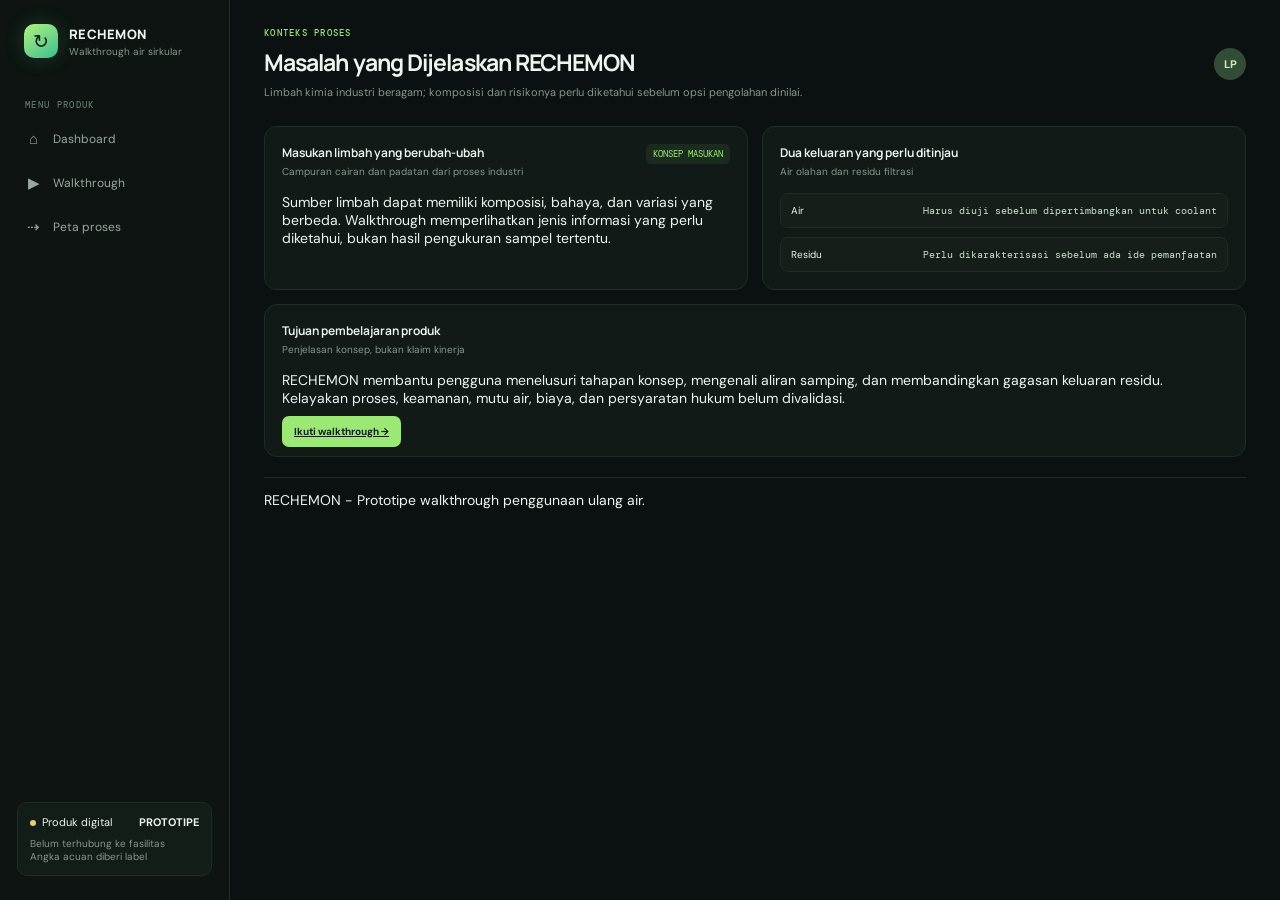
<file: Project Business Plan/analysis.html>
<!doctype html><html lang="id"><head><meta charset="utf-8"><meta name="viewport" content="width=device-width,initial-scale=1"><meta name="theme-color" content="#0b1110"><title>Aizon | Masalah Air</title><link rel="preconnect" href="https://fonts.googleapis.com"><link href="https://fonts.googleapis.com/css2?family=DM+Mono:wght@400;500&family=DM+Sans:wght@400;500;600;700&family=Manrope:wght@400;500;600;700;800&display=swap" rel="stylesheet"><link rel="stylesheet" href="app.css"></head><body data-page="analysis"><script src="case.js"></script></body></html>
</file>
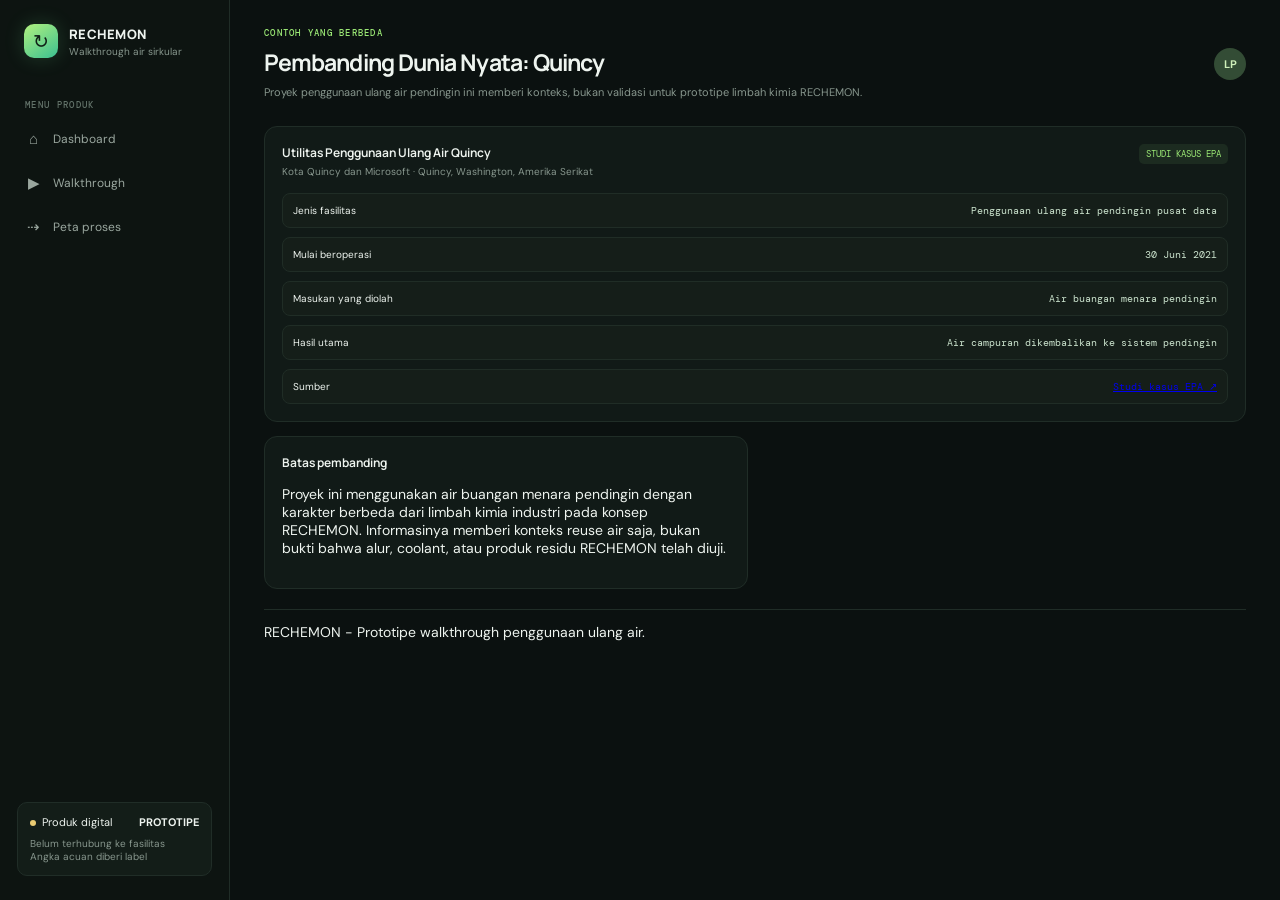
<file: Project Business Plan/batches.html>
<!doctype html><html lang="id"><head><meta charset="utf-8"><meta name="viewport" content="width=device-width,initial-scale=1"><meta name="theme-color" content="#0b1110"><title>Aizon | Studi Kasus</title><link rel="preconnect" href="https://fonts.googleapis.com"><link href="https://fonts.googleapis.com/css2?family=DM+Mono:wght@400;500&family=DM+Sans:wght@400;500;600;700&family=Manrope:wght@400;500;600;700;800&display=swap" rel="stylesheet"><link rel="stylesheet" href="app.css"></head><body data-page="batches"><script src="case.js"></script></body></html>
</file>
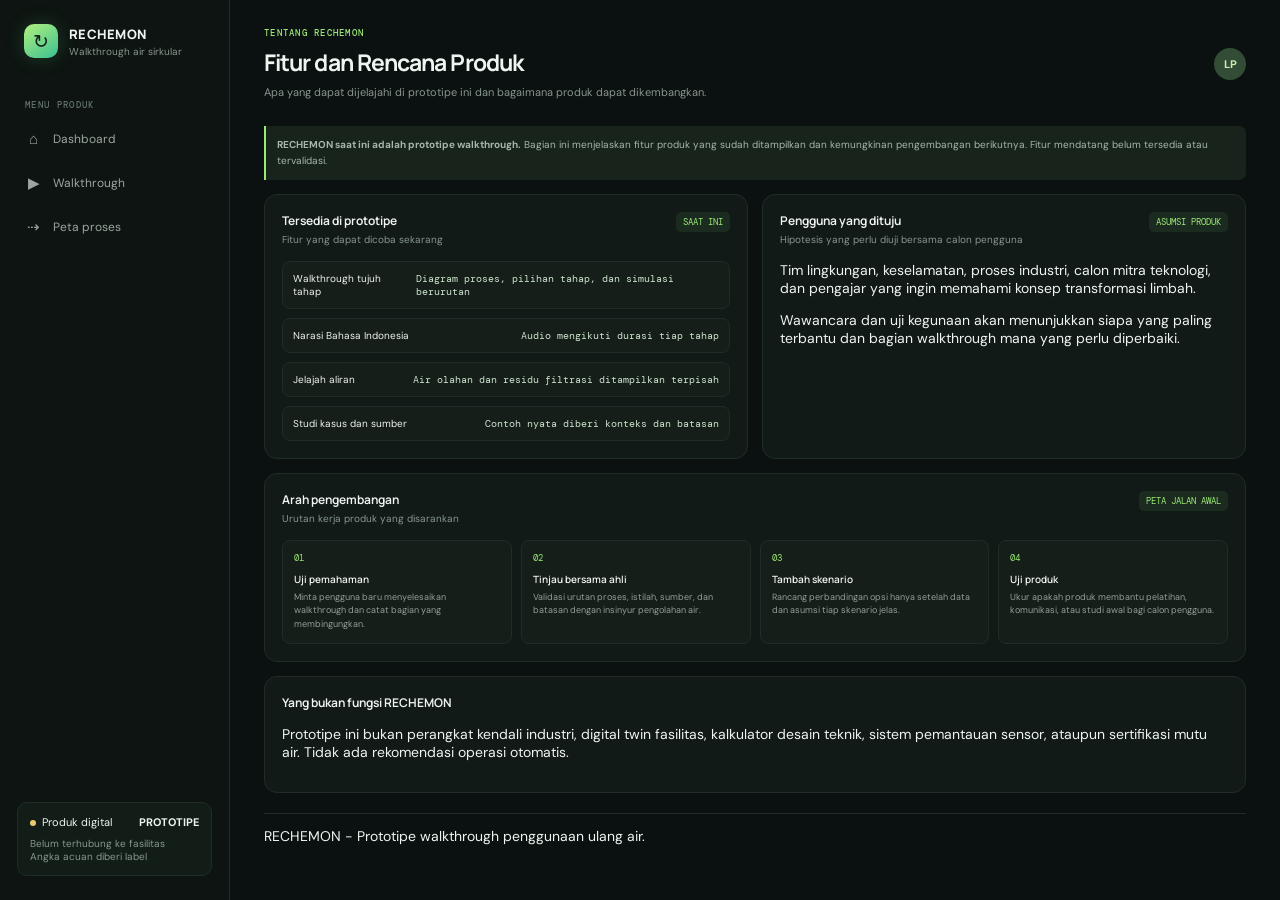
<file: Project Business Plan/formulation.html>
<!doctype html><html lang="id"><head><meta charset="utf-8"><meta name="viewport" content="width=device-width,initial-scale=1"><meta name="theme-color" content="#0b1110"><title>Aizon | Fitur Produk</title><link rel="preconnect" href="https://fonts.googleapis.com"><link href="https://fonts.googleapis.com/css2?family=DM+Mono:wght@400;500&family=DM+Sans:wght@400;500;600;700&family=Manrope:wght@400;500;600;700;800&display=swap" rel="stylesheet"><link rel="stylesheet" href="app.css"></head><body data-page="formulation"><script src="case.js"></script></body></html>
</file>
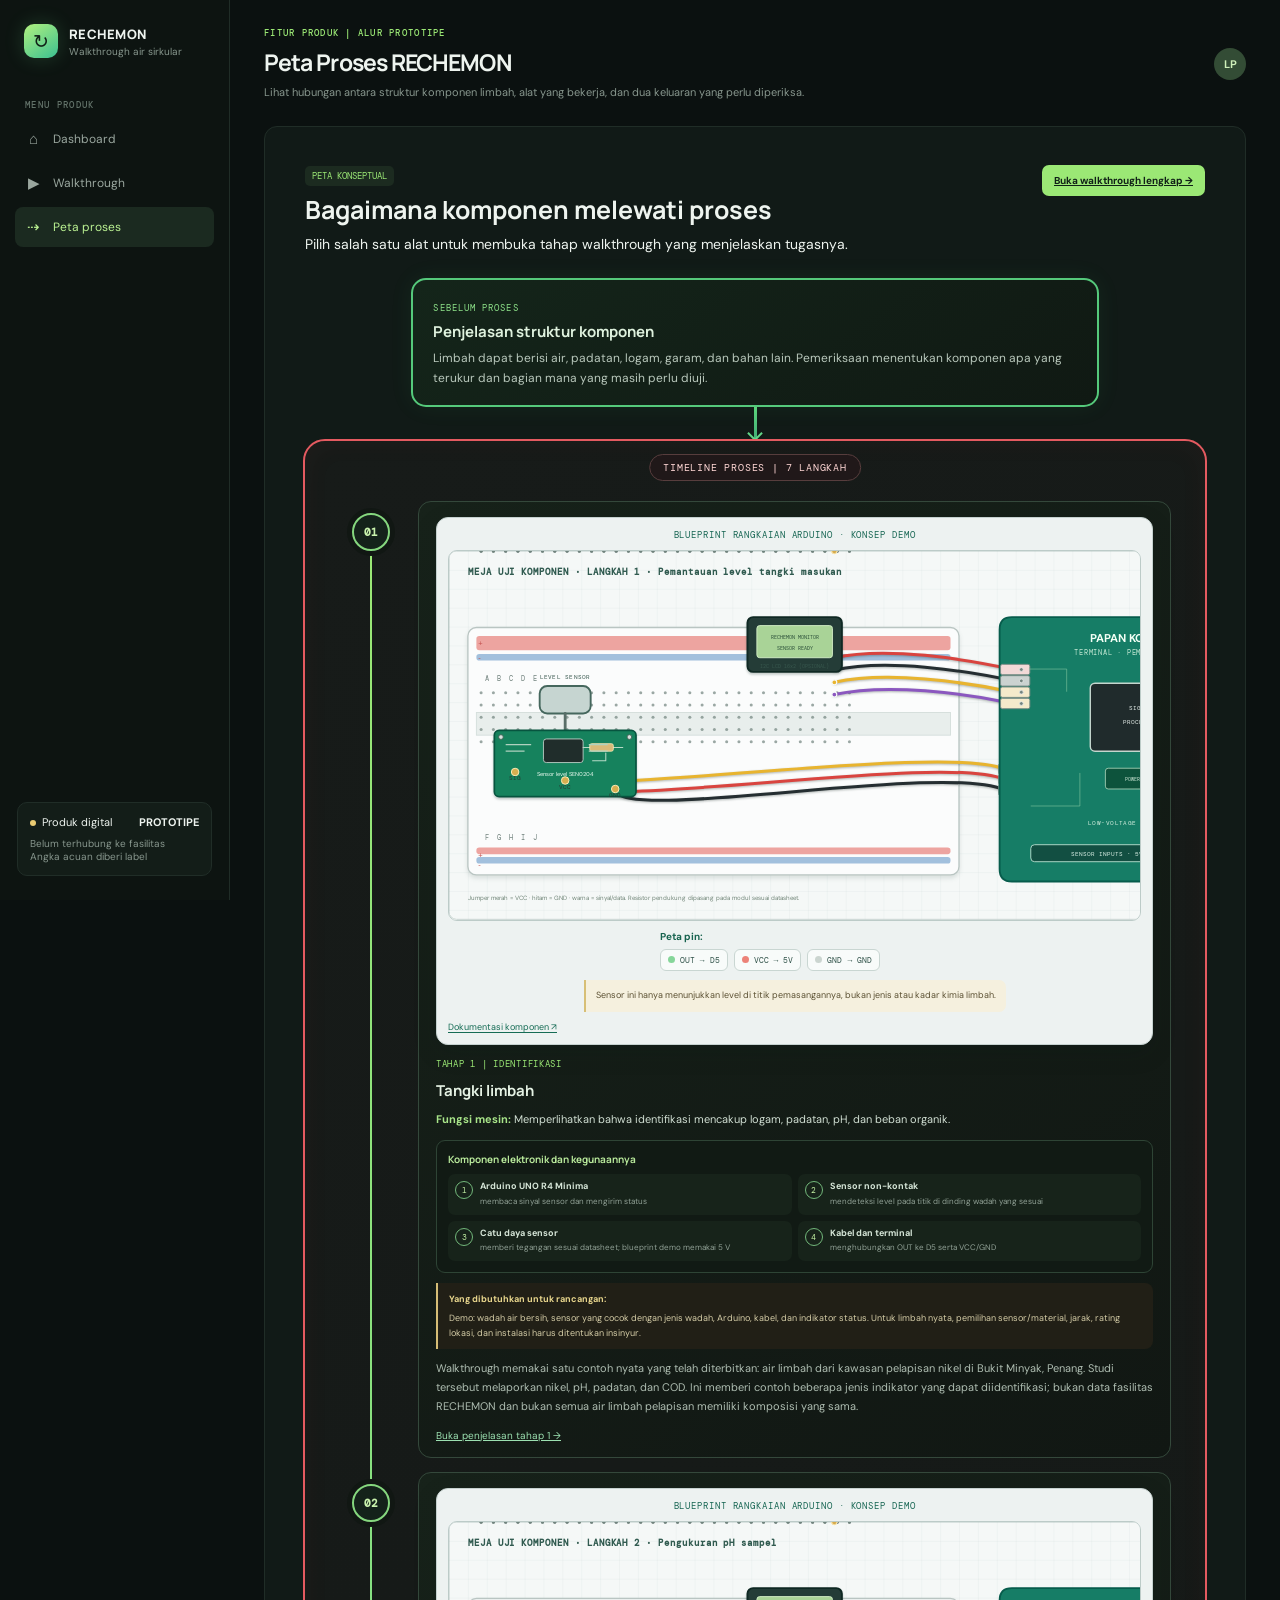
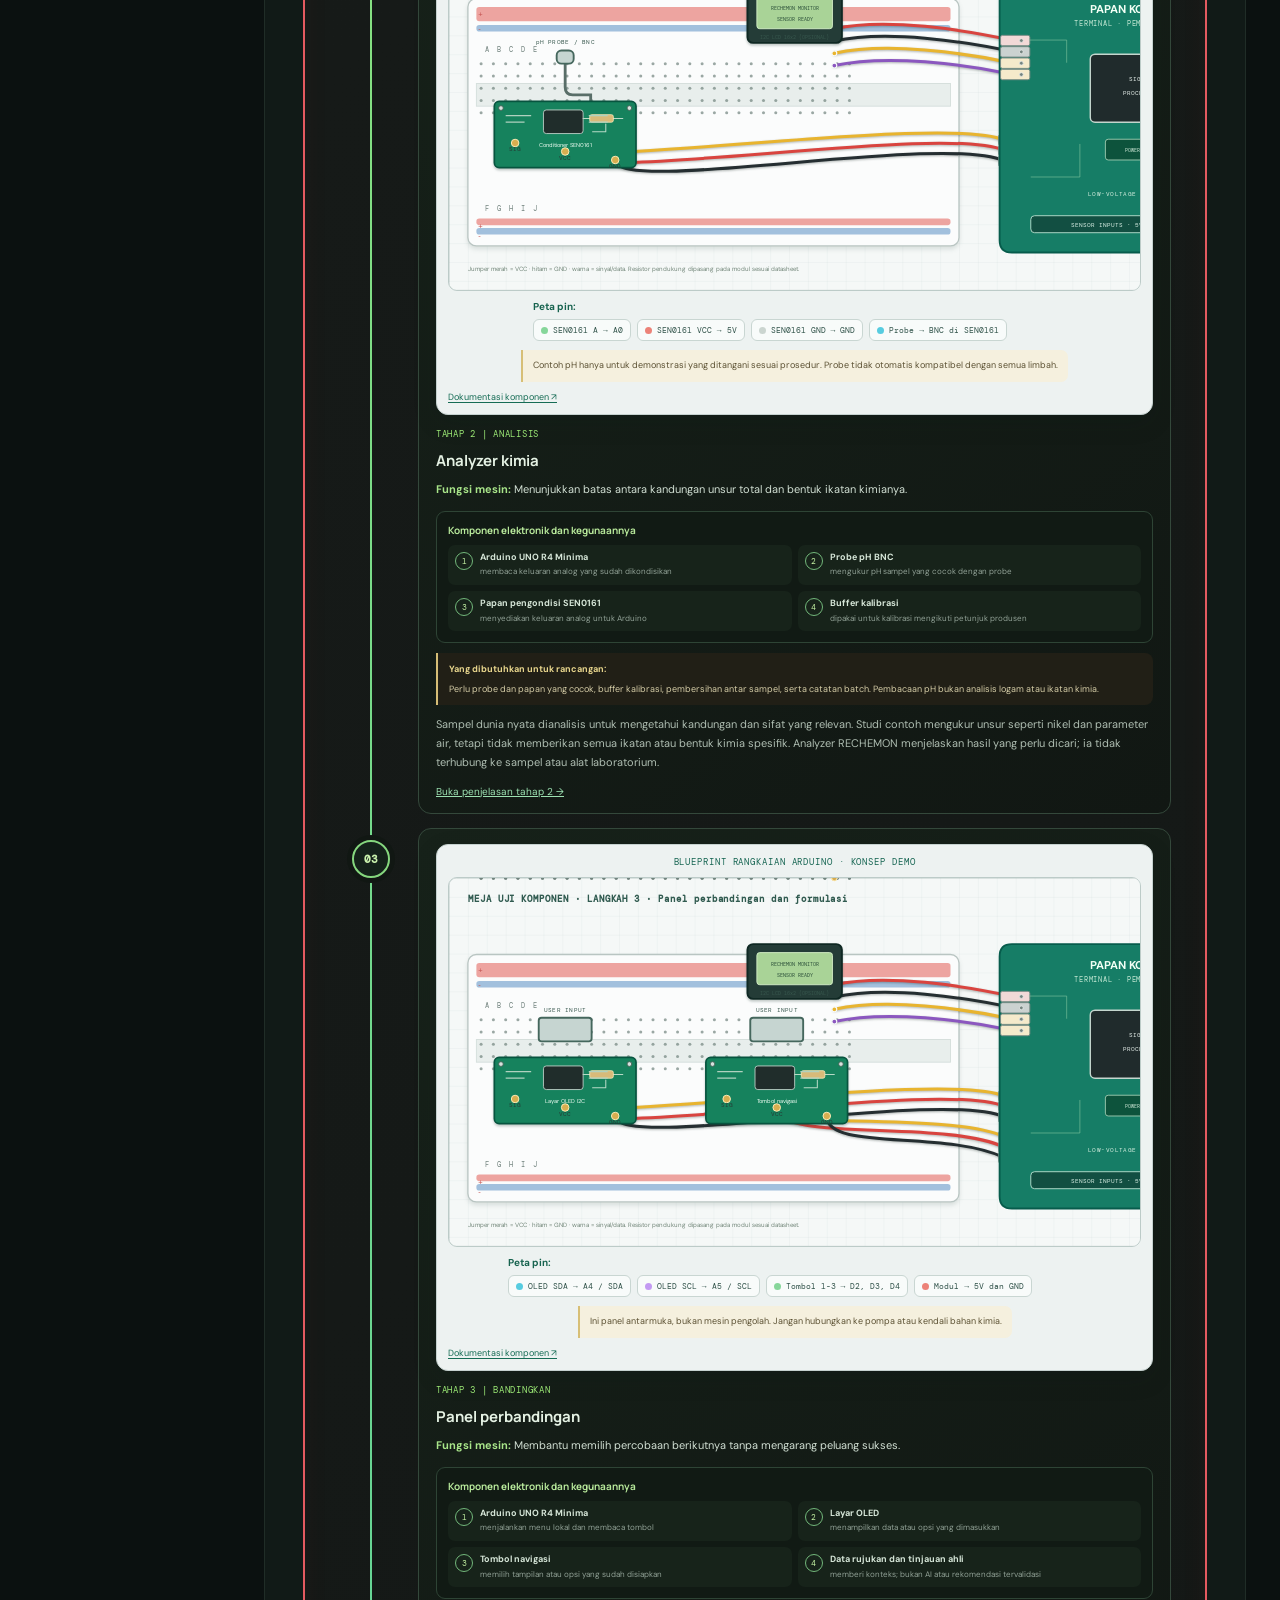
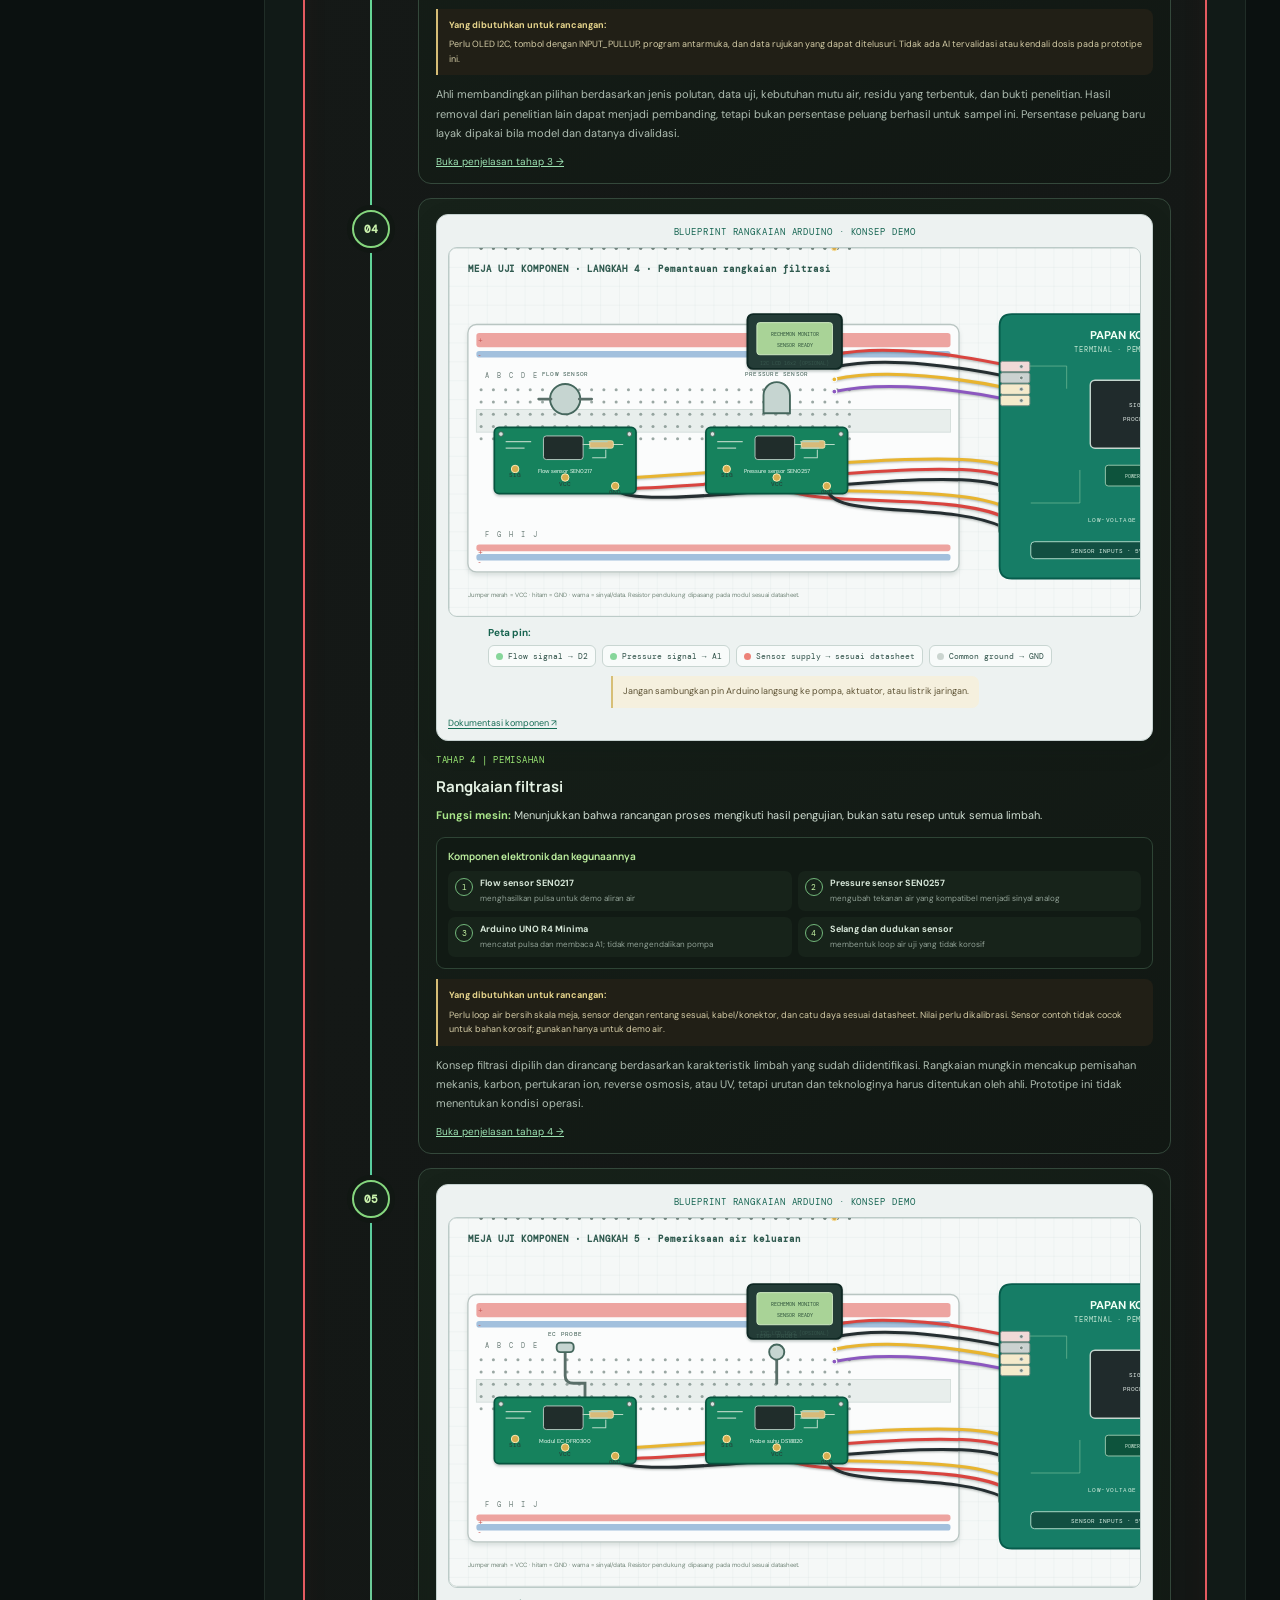
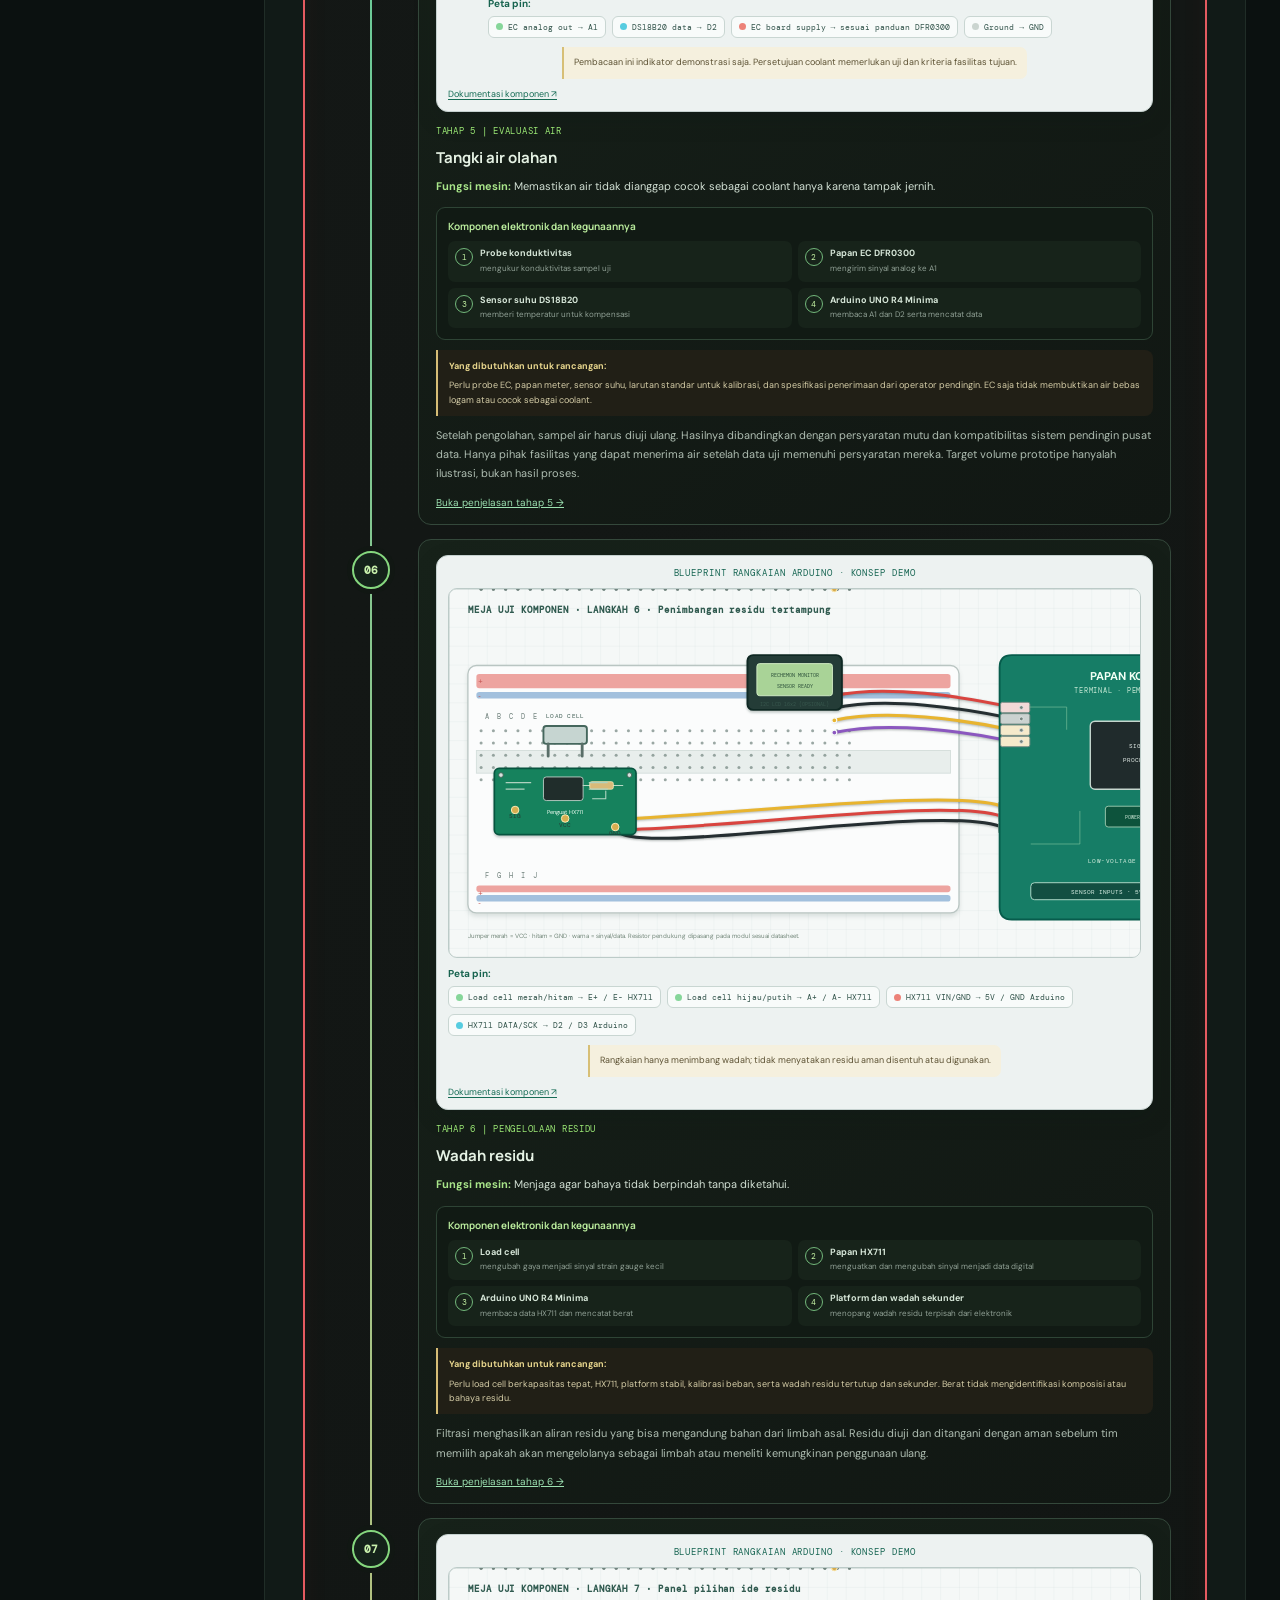
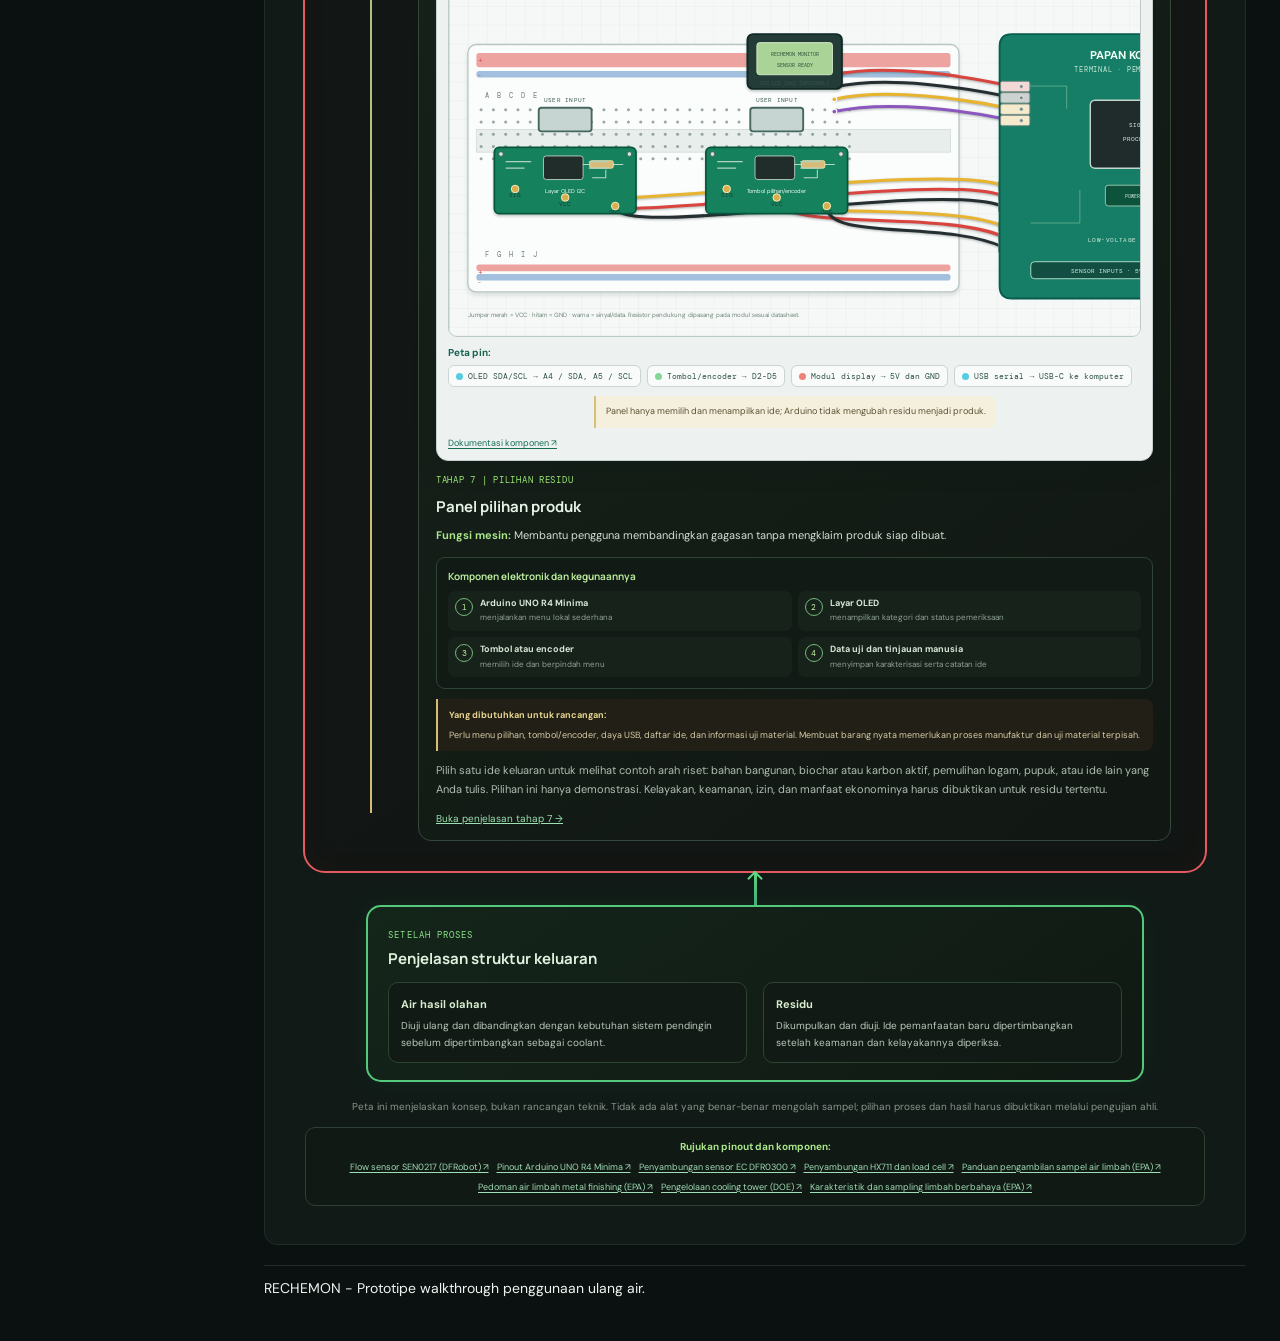
<file: Project Business Plan/fractionation.html>
<!doctype html><html lang="id"><head><meta charset="utf-8"><meta name="viewport" content="width=device-width,initial-scale=1"><meta name="theme-color" content="#0b1110"><title>Aizon | Peta Proses</title><link rel="preconnect" href="https://fonts.googleapis.com"><link href="https://fonts.googleapis.com/css2?family=DM+Mono:wght@400;500&family=DM+Sans:wght@400;500;600;700&family=Manrope:wght@400;500;600;700;800&display=swap" rel="stylesheet"><link rel="stylesheet" href="app.css"></head><body data-page="fractionation"><script src="case.js"></script></body></html>
</file>
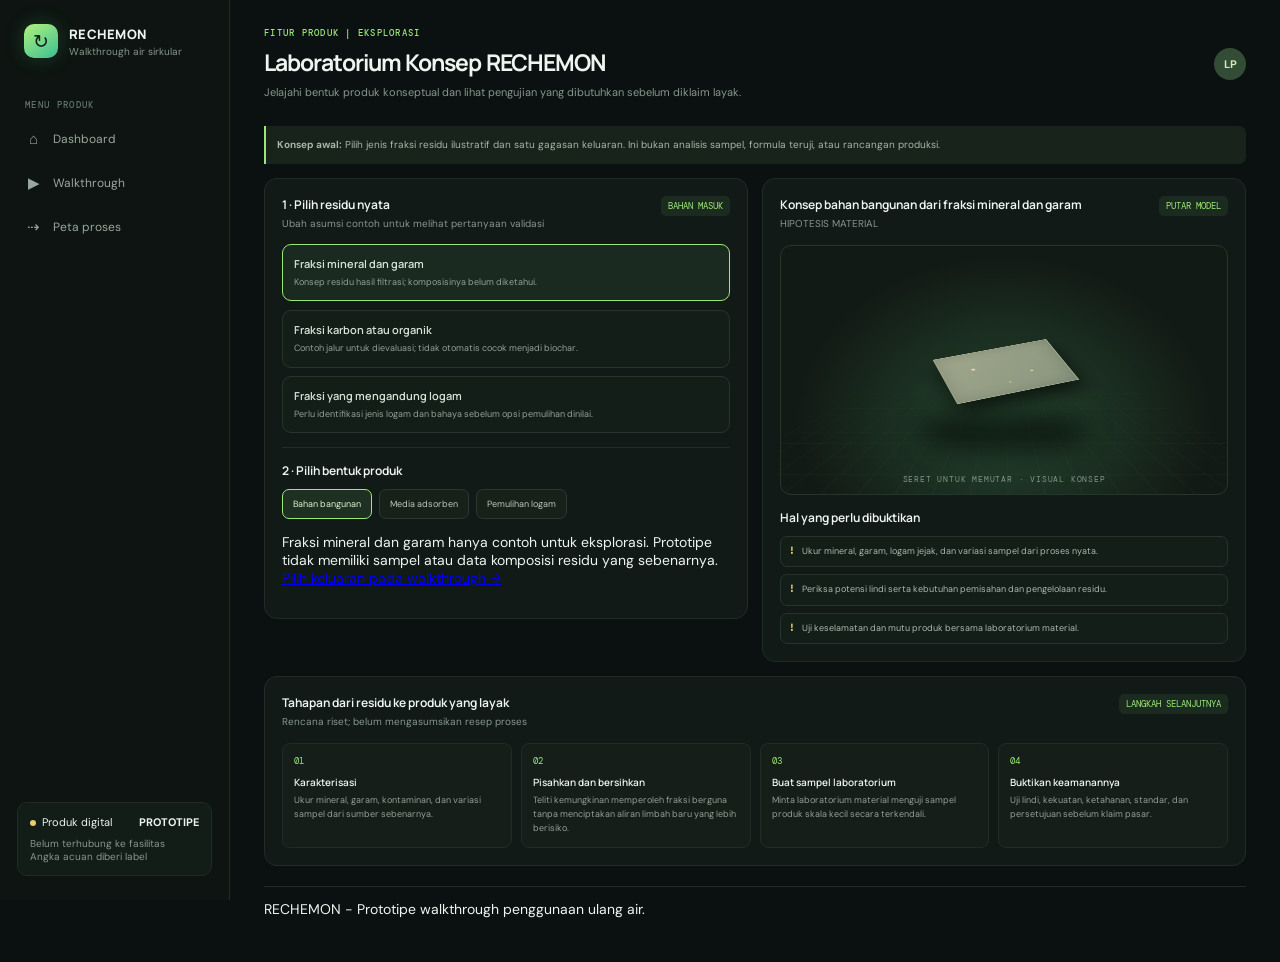
<file: Project Business Plan/material-lab.html>
<!doctype html><html lang="id"><head><meta charset="utf-8"><meta name="viewport" content="width=device-width,initial-scale=1"><meta name="theme-color" content="#0b1110"><title>Aizon | Laboratorium Konsep</title><link rel="preconnect" href="https://fonts.googleapis.com"><link href="https://fonts.googleapis.com/css2?family=DM+Mono:wght@400;500&family=DM+Sans:wght@400;500;600;700&family=Manrope:wght@400;500;600;700;800&display=swap" rel="stylesheet"><link rel="stylesheet" href="app.css"></head><body data-page="concept"><script src="case.js"></script></body></html>
</file>
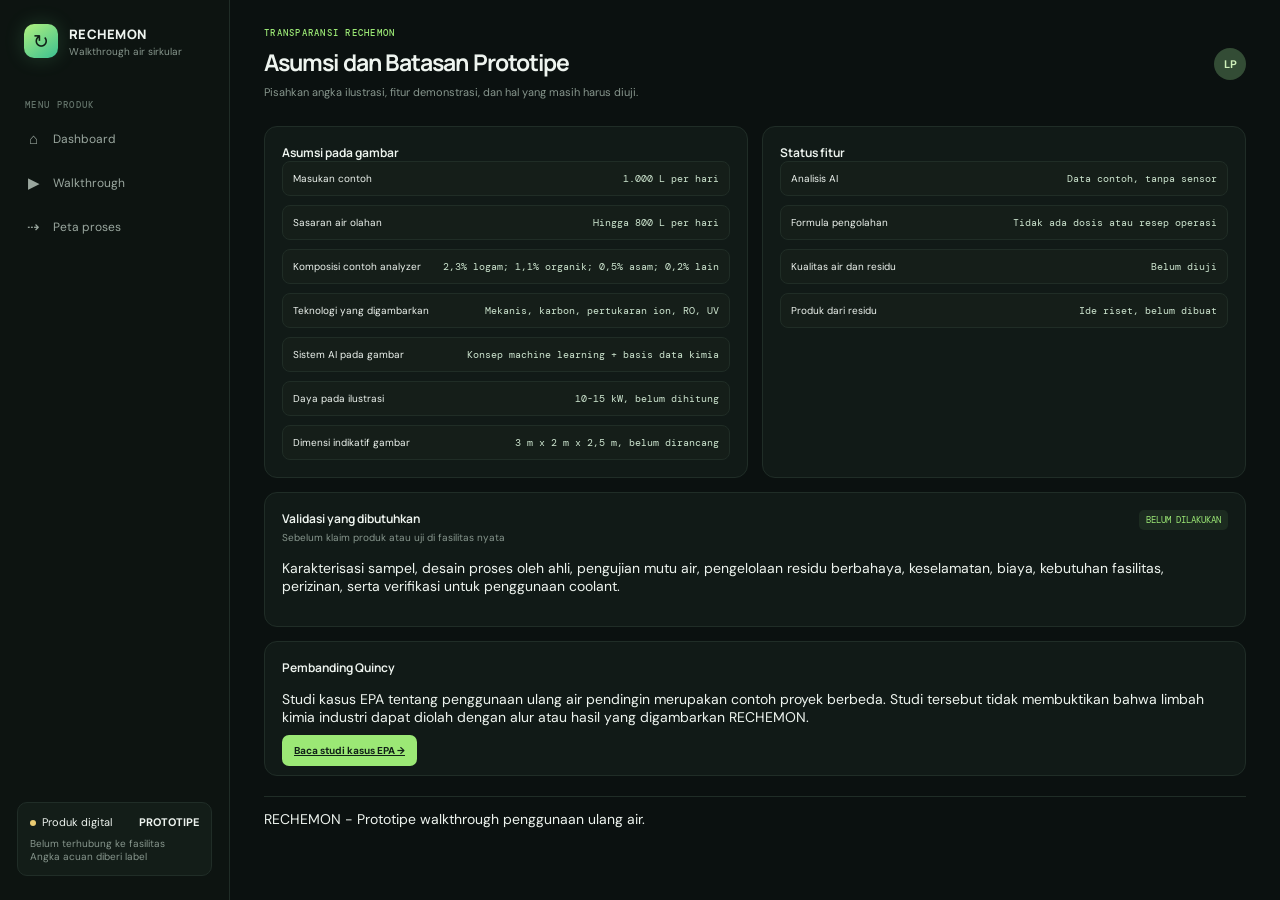
<file: Project Business Plan/reports.html>
<!doctype html><html lang="id"><head><meta charset="utf-8"><meta name="viewport" content="width=device-width,initial-scale=1"><meta name="theme-color" content="#0b1110"><title>Aizon | Bukti dan Batasan</title><link rel="preconnect" href="https://fonts.googleapis.com"><link href="https://fonts.googleapis.com/css2?family=DM+Mono:wght@400;500&family=DM+Sans:wght@400;500;600;700&family=Manrope:wght@400;500;600;700;800&display=swap" rel="stylesheet"><link rel="stylesheet" href="app.css"></head><body data-page="reports"><script src="case.js"></script></body></html>
</file>
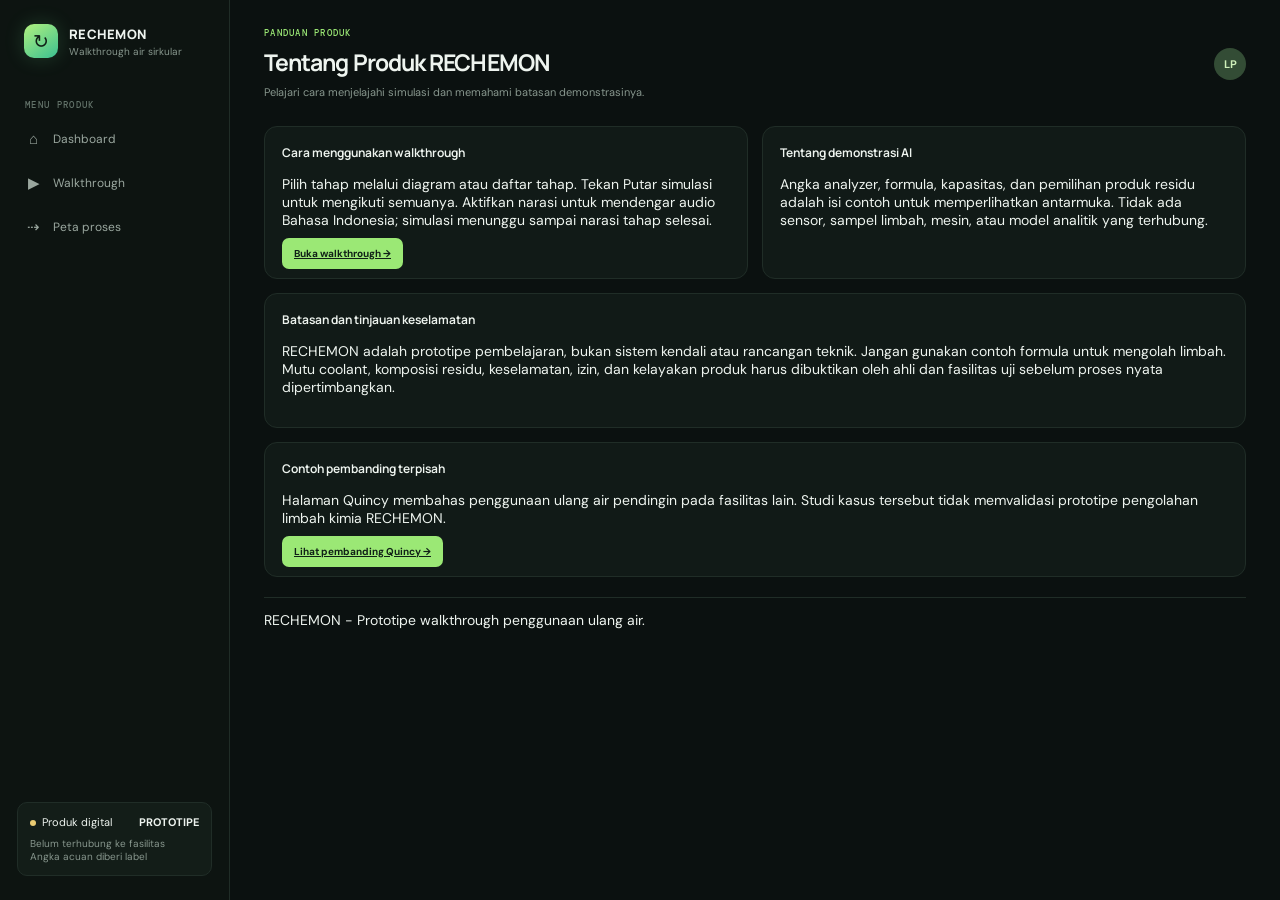
<file: Project Business Plan/settings.html>
<!doctype html><html lang="id"><head><meta charset="utf-8"><meta name="viewport" content="width=device-width,initial-scale=1"><meta name="theme-color" content="#0b1110"><title>Aizon | Tentang Produk</title><link rel="preconnect" href="https://fonts.googleapis.com"><link href="https://fonts.googleapis.com/css2?family=DM+Mono:wght@400;500&family=DM+Sans:wght@400;500;600;700&family=Manrope:wght@400;500;600;700;800&display=swap" rel="stylesheet"><link rel="stylesheet" href="app.css"></head><body data-page="settings"><script src="case.js"></script></body></html>
</file>
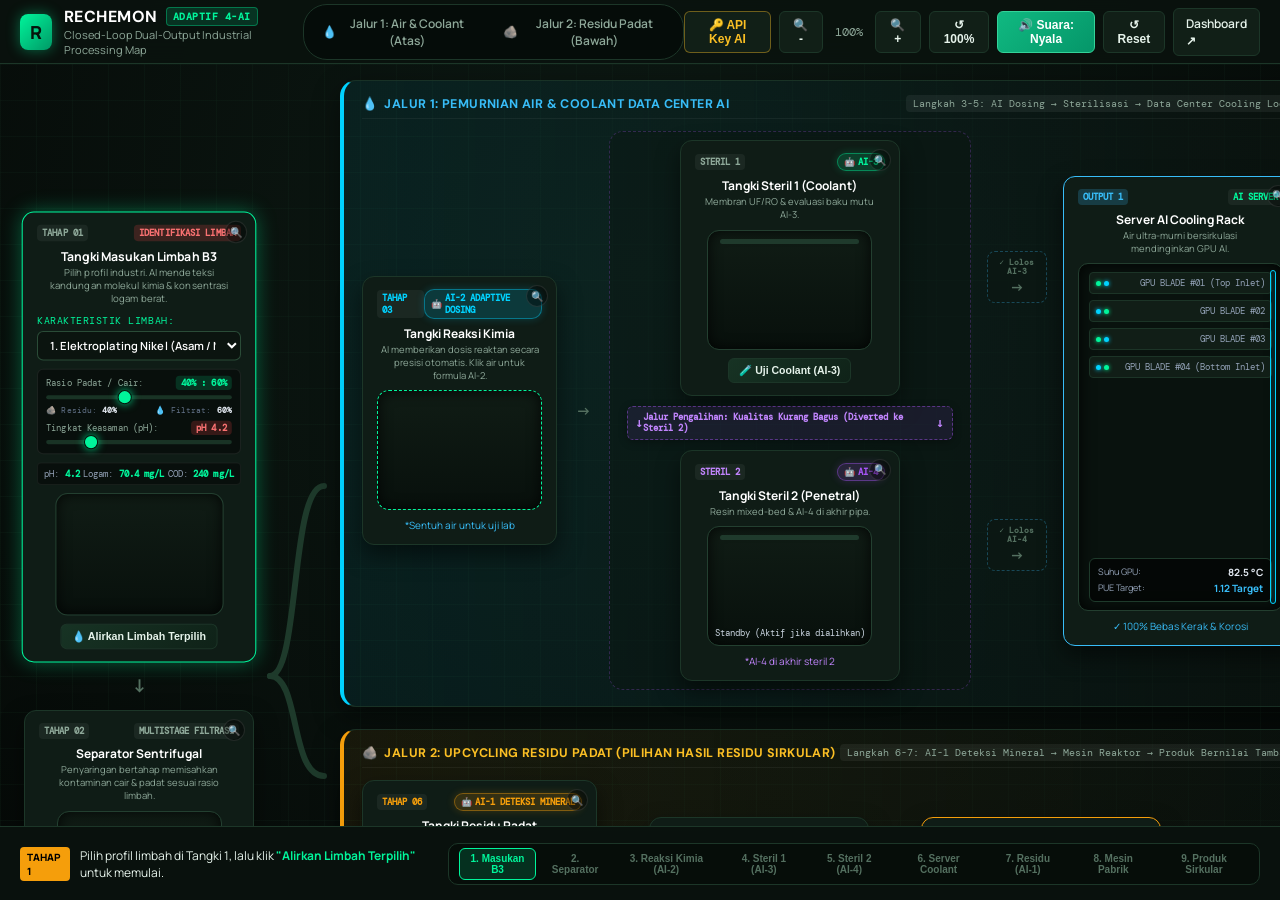
<file: Project Business Plan/simulation.html>
<!doctype html>
<html lang="id">

<head>
  <meta charset="utf-8">
  <meta name="viewport" content="width=device-width, initial-scale=1">
  <meta name="theme-color" content="#070d0a">
  <meta name="description"
    content="Simulator Flowchart Horizontal RECHEMON: Pengolahan Limbah Industri Adaptif Multi-Karakteristik dengan 4-AI Sensor dan Sistem Pendingin Data Center.">
  <title>RECHEMON | Simulator Flowchart Horizontal 4-AI Adaptif</title>
  <link rel="preconnect" href="https://fonts.googleapis.com">
  <link
    href="https://fonts.googleapis.com/css2?family=DM+Mono:wght@400;500;700&family=DM+Sans:wght@400;500;700;800&family=Manrope:wght@400;500;600;700;800&display=swap"
    rel="stylesheet">
  <link rel="stylesheet" href="simulation.css">
</head>

<body>
  <div class="game-viewport">

    <!-- TOP GAME HUD BAR -->
    <header class="game-hud-top">
      <div class="brand-section">
        <div class="brand-badge">R</div>
        <div class="brand-title">
          <h1>RECHEMON <span class="tag">ADAPTIF 4-AI</span></h1>
          <p>Closed-Loop Dual-Output Industrial Processing Map</p>
        </div>
      </div>

      <!-- Quick Branch Focus Switcher -->
      <nav class="branch-switcher" aria-label="Pemilih Cabang Alur">
        <button type="button" class="branch-btn water-btn" id="btnBranchWater">
          <span>💧</span> Jalur 1: Air & Coolant (Atas)
        </button>
        <button type="button" class="branch-btn residue-btn" id="btnBranchResidue">
          <span>🪨</span> Jalur 2: Residu Padat (Bawah)
        </button>
      </nav>

      <!-- HUD Controls -->
      <div class="hud-actions">
        <button type="button" class="hud-btn" id="btnHudApiKey"
          title="Atur API Key Google Gemini untuk Solusi AI Limbah"
          style="color:#fbbf24; border-color:rgba(251,191,36,0.4);">🔑 API Key AI</button>
        <button type="button" class="hud-btn" id="btnZoomOut" title="Perkecil Tampilan (Zoom Out)">🔍 -</button>
        <span id="zoomDisplay"
          style="font-family:var(--font-mono); font-size:12px; color:var(--text-muted); min-width:36px; text-align:center;">100%</span>
        <button type="button" class="hud-btn" id="btnZoomIn" title="Perbesar Tampilan (Zoom In)">🔍 +</button>
        <button type="button" class="hud-btn" id="btnZoomReset" title="Reset Zoom">↺ 100%</button>
        <button type="button" class="hud-btn btn-accent" id="btnToggleSound">🔊 Suara: Nyala</button>
        <button type="button" class="hud-btn" id="btnResetSim" title="Ulangi dari Awal">↺ Reset</button>
        <a href="index.html" class="hud-btn" style="text-decoration:none;">Dashboard ↗</a>
      </div>
    </header>

    <!-- SCROLLABLE & ZOOMABLE PANORAMIC CANVAS -->
    <main class="canvas-container" id="canvasContainer">
      <div class="panoramic-track" id="panoramicTrack">

        <!-- FLOWCHART BOARD -->
        <div class="flowchart-board">

          <!-- COLUMN 1: INLET & CENTRIFUGAL SEPARATION -->
          <div class="flowchart-inlet-col">

            <!-- STATION 1: RAW WASTE INPUT & ADAPTIVE SELECTOR -->
            <section class="plant-unit" id="unitRawTank" style="width:230px;">
              <button type="button" class="zoom-target-btn" title="Lihat Lebih Dekat">🔍</button>
              <div class="unit-header">
                <span class="unit-tag">TAHAP 01</span>
                <span class="unit-tag" style="background:rgba(239,68,68,0.2); color:#f87171;">IDENTIFIKASI LIMBAH</span>
              </div>
              <h2 class="unit-title">Tangki Masukan Limbah B3</h2>
              <p class="unit-desc">Pilih profil industri. AI mendeteksi kandungan molekul kimia & konsentrasi logam berat.</p>

              <!-- ADAPTIVE WASTE PROFILE SELECTOR & TUNER -->
              <div class="waste-profile-selector">
                <label for="selectWasteProfile">Karakteristik Limbah:</label>
                <select class="waste-select-dropdown" id="selectWasteProfile" aria-label="Pilih Jenis Limbah Industri">
                  <option value="electroplating" selected>1. Elektroplating Nikel (Asam / Ni-Cr)</option>
                  <option value="textile">2. Tekstil & Pewarna (Basa / COD Tinggi)</option>
                  <option value="mineral">3. Semen & Mineral (Slurry Silika 84%)</option>
                  <option value="petrochemical">4. Kilang Petrokimia (Oli & Hidrokarbon)</option>
                  <option value="custom">⚙️ Kustom Mandiri (Slider Bebas)</option>
                </select>

                <!-- INTERACTIVE SLIDERS FOR JURY/USER CUSTOMIZATION -->
                <div class="waste-sliders-panel" id="wasteSlidersPanel">
                  <div class="slider-control-row">
                    <div class="slider-header">
                      <span>Rasio Padat / Cair:</span>
                      <span id="labelRatioValue" class="slider-badge">40% : 60%</span>
                    </div>
                    <input type="range" id="rangeSolidRatio" min="15" max="75" step="5" value="40" class="sim-slider"
                      title="Geser untuk mengatur rasio padat/cair">
                    <div class="slider-sublabels">
                      <span>🪨 Residu: <b id="sublabelSolid">40%</b></span>
                      <span>💧 Filtrat: <b id="sublabelLiquid">60%</b></span>
                    </div>
                  </div>

                  <div class="slider-control-row">
                    <div class="slider-header">
                      <span>Tingkat Keasaman (pH):</span>
                      <span id="labelPhValue" class="slider-badge ph-badge-acid">pH 4.2</span>
                    </div>
                    <input type="range" id="rangeWastePh" min="2.0" max="12.0" step="0.2" value="4.2" class="sim-slider"
                      title="Geser untuk mengatur pH masukan">
                  </div>
                </div>

                <div class="waste-live-telemetry" id="wasteTelemetry">
                  <span>pH: <strong id="wasteTelePh">4.2</strong></span>
                  <span>Logam: <strong id="wasteTeleMetals">70.4 mg/L</strong></span>
                  <span>COD: <strong id="wasteTeleCod">240 mg/L</strong></span>
                </div>
              </div>

              <div class="tank-vessel">
                <div class="liquid-layer sludge-electro" id="tankRawLiquid">
                  <div class="wave-top"></div>
                  <div class="bubble" style="left:20%; animation-delay:0.2s;"></div>
                  <div class="bubble" style="left:60%; animation-delay:0.9s;"></div>
                </div>
              </div>

              <button type="button" class="unit-action-btn" id="btnPourWaste">
                💧 Alirkan Limbah Terpilih
              </button>
            </section>

            <!-- CONNECTOR ARROW DOWN -->
            <div style="text-align:center; color:var(--text-dim); font-size:18px; font-weight:800;">↓</div>

            <!-- STATION 2: CENTRIFUGAL SEPARATOR -->
            <section class="plant-unit" id="unitCentrifuge" style="width:230px;">
              <button type="button" class="zoom-target-btn" title="Lihat Lebih Dekat">🔍</button>
              <div class="unit-header">
                <span class="unit-tag">TAHAP 02</span>
                <span class="unit-tag">MULTISTAGE FILTRASI</span>
              </div>
              <h2 class="unit-title">Separator Sentrifugal</h2>
              <p class="unit-desc">Penyaringan bertahap memisahkan kontaminan cair & padat sesuai rasio limbah.</p>

              <div class="tank-vessel" style="justify-content:center; align-items:center;">
                <div class="centrifuge-disk" id="centrifugeDisk">
                  <div style="font-size:26px;">⚙️</div>
                </div>
                <div
                  style="display:flex; justify-content:space-between; width:100%; padding:0 8px; position:absolute; bottom:6px;">
                  <span id="labelWaterRatio" style="font-size:9px; color:#00d2ff; font-family:var(--font-mono);">↖
                    Filtrat (60%)</span>
                  <span id="labelSludgeRatio" style="font-size:9px; color:#f59e0b; font-family:var(--font-mono);">↙
                    Residu (40%)</span>
                </div>
              </div>

              <button type="button" class="unit-action-btn" id="btnSeparate" disabled>
                ⚡ Jalankan Separator
              </button>
            </section>

          </div>

          <!-- FLOWCHART FORK JUNCTION (BRANCHING PIPES SVG) -->
          <div class="flowchart-fork-junction">
            <svg class="fork-svg" viewBox="0 0 54 480">
              <!-- Upper Pipe to Water & Coolant Row (Branch 1) -->
              <path class="fork-pipe" d="M 0 320 C 30 320, 20 130, 54 130" />
              <path class="fork-flow pipe-water" id="pipeWaterFlow" d="M 0 320 C 30 320, 20 130, 54 130" />

              <!-- Lower Pipe to Residue Row (Branch 2) -->
              <path class="fork-pipe" d="M 0 320 C 30 320, 20 420, 54 420" />
              <path class="fork-flow pipe-sludge" id="pipeSludgeFlow" d="M 0 320 C 30 320, 20 420, 54 420" />
            </svg>
          </div>

          <!-- DUAL PARALLEL HORIZONTAL BRANCHES -->
          <div class="flowchart-branches">

            <!-- =======================================================
                 ROW 1 (TOP LINE): JALUR PEMURNIAN AIR & COOLANT DATA CENTER AI
                 ======================================================= -->
            <div class="flowchart-branch-row branch-row-water">
              <div class="branch-row-header">
                <strong style="color:#38bdf8;">
                  <span>💧</span> JALUR 1: PEMURNIAN AIR & COOLANT DATA CENTER AI
                </strong>
                <span class="badge" id="badgeWaterHeader">Langkah 3-5: AI Dosing → Sterilisasi → Data Center Cooling Loop</span>
              </div>

              <div class="branch-units-line water-units-line">

                <!-- STATION 3: CHEMICAL REACTION TANK + AI-2 -->
                <section class="plant-unit ai-station-cyan" id="unitWaterTank">
                  <button type="button" class="zoom-target-btn" title="Lihat Lebih Dekat">🔍</button>
                  <div class="unit-header">
                    <span class="unit-tag" style="color:#00d2ff;">TAHAP 03</span>
                    <div class="ai-badge badge-cyan">
                      <span>🤖</span> AI-2 ADAPTIVE DOSING
                    </div>
                  </div>
                  <h2 class="unit-title">Tangki Reaksi Kimia</h2>
                  <p class="unit-desc">AI memberikan dosis reaktan secara presisi otomatis. Klik air untuk formula AI-2.</p>

                  <div class="tank-vessel clickable-tank" id="clickableWaterArea"
                    title="👉 KLIK AIR DI SINI UNTUK UJI LAB & FORMULA AI-2">
                    <div id="reagentInjector"
                      style="position:absolute; top:6px; left:50%; transform:translateX(-50%); z-index:15; font-size:9px; color:#00d2ff; font-family:var(--font-mono); display:none;">
                      [INJEKSI...]
                    </div>
                    <div class="liquid-layer dirty-water" id="tankWaterLiquid">
                      <div class="wave-top"></div>
                      <div
                        style="position:absolute; top:40%; left:50%; transform:translate(-50%, -50%); color:#ffffff; font-size:10px; font-weight:700; text-shadow:0 1px 4px rgba(0,0,0,0.8); pointer-events:none; text-align:center;">
                        👆 KLIK AIR<br>UJI AI-2
                      </div>
                    </div>
                  </div>

                  <div style="font-size:10px; color:#38bdf8; margin-top:8px;">
                    *Sentuh air untuk uji lab
                  </div>
                </section>

                <!-- CONNECTOR ARROW: WATER TO STERIL 1 -->
                <div class="flow-arrow-connector" id="arrowWaterToSteril" title="Aliran ke Tahap Sterilisasi 1">→</div>

                <!-- STERILIZATION DUAL-TIER CLUSTER (STERIL 1 ATAS & STERIL 2 BAWAH DENGAN HUBUNGAN BERBALIK) -->
                <div class="steril-substation-cluster">

                  <!-- TAHAP STERIL 1 (ATAS: EVALUASI AI-3) -->
                  <section class="plant-unit ai-station" id="unitSterilTank">
                    <button type="button" class="zoom-target-btn" title="Lihat Lebih Dekat">🔍</button>
                    <div class="unit-header">
                      <span class="unit-tag">STERIL 1</span>
                      <div class="ai-badge">
                        <span>🤖</span> AI-3
                      </div>
                    </div>
                    <h2 class="unit-title">Tangki Steril 1 (Coolant)</h2>
                    <p class="unit-desc">Membran UF/RO & evaluasi baku mutu AI-3.</p>

                    <div class="tank-vessel">
                      <div class="scanner-rig"></div>
                      <div class="scanner-laser" id="laserAI3"></div>
                      <div class="liquid-layer pure-water" id="tankSterilLiquid">
                        <div class="wave-top"></div>
                      </div>
                    </div>

                    <button type="button" class="unit-action-btn" id="btnRecheckAI3">
                      🧪 Uji Coolant (AI-3)
                    </button>
                  </section>

                  <!-- CONNECTOR DOWNWARD: HUBUNGAN BERBALIK (PENGALIHAN KE STERIL 2 JIKA HASIL KURANG BAGUS) -->
                  <div class="steril-reroute-conduit" id="conduitSterilReroute"
                    title="Hubungan Berbalik: Disalurkan ke Steril 2 jika hasil sterilisasi pertama kurang bagus">
                    <div class="reroute-pipe-line" id="pipeSteril1To2">
                      <span class="down-arrow">↓</span>
                      <span class="reroute-label">Jalur Pengalihan: Kualitas Kurang Bagus (Diverted ke Steril 2)</span>
                      <span class="down-arrow">↓</span>
                    </div>
                  </div>

                  <!-- TAHAP STERIL 2 (BAWAH: PENETRAL TAMBAHAN RESIN MIXED-BED & AI-4) -->
                  <section class="plant-unit ai-station-purple" id="unitPolishTank">
                    <button type="button" class="zoom-target-btn" title="Lihat Lebih Dekat">🔍</button>
                    <div class="unit-header">
                      <span class="unit-tag" style="color:#c084fc;">STERIL 2</span>
                      <div class="ai-badge badge-purple">
                        <span>🤖</span> AI-4
                      </div>
                    </div>
                    <h2 class="unit-title">Tangki Steril 2 (Penetral)</h2>
                    <p class="unit-desc">Resin mixed-bed & AI-4 di akhir pipa.</p>

                    <div class="tank-vessel">
                      <div class="scanner-rig"></div>
                      <div class="scanner-laser" id="laserAI4"
                        style="background:linear-gradient(180deg, rgba(168,85,247,0.8), rgba(168,85,247,0.05));"></div>
                      <div class="liquid-layer coolant" id="tankPolishLiquid">
                        <div class="wave-top"></div>
                      </div>
                      <div id="polishStatusText"
                        style="position:absolute; bottom:6px; left:6px; right:6px; font-size:9px; font-family:var(--font-mono); color:#cbd5e1; text-align:center; z-index:10;">
                        Standby (Aktif jika dialihkan)
                      </div>
                    </div>

                    <div style="font-size:10px; color:#c084fc; margin-top:8px; text-align:center;">
                      *AI-4 di akhir steril 2
                    </div>
                  </section>

                </div>

                <!-- DUAL ROUTING MANIFOLD TO SERVER AI COOLING RACK -->
                <div class="server-routing-manifold">
                  <div class="manifold-branch top-branch" id="arrowSteril1ToServer"
                    title="Jalur Langsung dari Steril 1 (Jika Lolos Standar AI-3)">
                    <span class="manifold-pipe-label">✓ Lolos AI-3</span>
                    <span class="manifold-arrow">→</span>
                  </div>
                  <div class="manifold-branch bottom-branch" id="arrowPolishToServer"
                    title="Jalur dari Steril 2 (Setelah Sertifikasi AI-4 Selesai)">
                    <span class="manifold-pipe-label">✓ Lolos AI-4</span>
                    <span class="manifold-arrow">→</span>
                  </div>
                </div>

                <!-- STATION 6: DATA CENTER AI SERVER COOLING RACK -->
                <section class="plant-unit plant-unit-server" id="unitServerCoolant"
                  style="border-color:#38bdf8; width:235px;">
                  <button type="button" class="zoom-target-btn" title="Lihat Lebih Dekat">🔍</button>
                  <div class="unit-header">
                    <span class="unit-tag" style="background:rgba(56,189,248,0.2); color:#38bdf8;">OUTPUT 1</span>
                    <span class="unit-tag" style="color:#00f59b;">AI SERVER</span>
                  </div>
                  <h2 class="unit-title">Server AI Cooling Rack</h2>
                  <p class="unit-desc">Air ultra-murni bersirkulasi mendinginkan GPU AI.</p>

                  <div class="server-rack-tower">
                    <div class="coolant-channel">
                      <div class="coolant-fill" id="serverCoolantFill"></div>
                    </div>

                    <div class="server-blade">
                      <div class="blade-leds">
                        <span class="blade-led"></span>
                        <span class="blade-led blue"></span>
                      </div>
                      <span style="font-size:9px; font-family:var(--font-mono); color:#94a3b8;">GPU BLADE #01 (Top
                        Inlet)</span>
                    </div>
                    <div class="server-blade">
                      <div class="blade-leds">
                        <span class="blade-led blue"></span>
                        <span class="blade-led"></span>
                      </div>
                      <span style="font-size:9px; font-family:var(--font-mono); color:#94a3b8;">GPU BLADE #02</span>
                    </div>
                    <div class="server-blade">
                      <div class="blade-leds">
                        <span class="blade-led"></span>
                        <span class="blade-led blue"></span>
                      </div>
                      <span style="font-size:9px; font-family:var(--font-mono); color:#94a3b8;">GPU BLADE #03</span>
                    </div>
                    <div class="server-blade">
                      <div class="blade-leds">
                        <span class="blade-led blue"></span>
                        <span class="blade-led"></span>
                      </div>
                      <span style="font-size:9px; font-family:var(--font-mono); color:#94a3b8;">GPU BLADE #04 (Bottom
                        Inlet)</span>
                    </div>

                    <!-- Telemetry -->
                    <div
                      style="background:rgba(0,0,0,0.6); padding:6px 8px; border-radius:6px; border:1px solid #1e3a2b; margin-top:auto;">
                      <div style="display:flex; justify-content:space-between; margin-bottom:2px;">
                        <span style="font-size:9px; color:#94a3b8;">Suhu GPU:</span>
                        <span id="serverTempDisplay" style="font-size:10px; font-weight:700; color:#e2e8f0;">82.5
                          °C</span>
                      </div>
                      <div style="display:flex; justify-content:space-between;">
                        <span style="font-size:9px; color:#94a3b8;">PUE Target:</span>
                        <span id="serverPueDisplay" style="font-size:10px; font-weight:700; color:#38bdf8;">1.12
                          Target</span>
                      </div>
                    </div>
                  </div>

                  <div style="font-size:10px; color:#38bdf8; margin-top:8px; text-align:center;">
                    ✓ 100% Bebas Kerak & Korosi
                  </div>
                </section>

              </div>
            </div>

            <!-- =======================================================
                 ROW 2 (BOTTOM LINE): JALUR RESIDU PADAT (UPCYCLING)
                 ======================================================= -->
            <div class="flowchart-branch-row branch-row-residue">
              <div class="branch-row-header">
                <strong style="color:#fbbf24;">
                  <span>🪨</span> JALUR 2: UPCYCLING RESIDU PADAT (PILIHAN HASIL RESIDU SIRKULAR)
                </strong>
                <span class="badge" id="badgeResidueHeader">Langkah 6-7: AI-1 Deteksi Mineral → Mesin Reaktor → Produk Bernilai Tambah</span>
              </div>

              <div class="branch-units-line">

                <!-- STATION 7: RESIDUE TANK + AI-1 + AI WASTE ADVISOR -->
                <section class="plant-unit ai-station-amber" id="unitResidueTank" style="width:235px;">
                  <button type="button" class="zoom-target-btn" title="Lihat Lebih Dekat">🔍</button>
                  <div class="unit-header">
                    <span class="unit-tag" style="color:#f59e0b;">TAHAP 06</span>
                    <div class="ai-badge badge-amber">
                      <span>🤖</span> AI-1 DETEKSI MINERAL
                    </div>
                  </div>
                  <h2 class="unit-title">Tangki Residu Padat</h2>
                  <p class="unit-desc">AI-1 mengidentifikasi komposisi mineral & logam untuk upcycling sirkular bernilai tambah.</p>

                  <div class="tank-vessel">
                    <div class="scanner-rig"></div>
                    <div class="scanner-laser" id="laserAI1"
                      style="background:linear-gradient(180deg, rgba(245,158,11,0.8), rgba(245,158,11,0.05));"></div>
                    <div class="liquid-layer sludge" id="tankResidueLiquid">
                      <div class="wave-top"></div>
                    </div>
                  </div>

                  <div style="display:flex; flex-direction:column; gap:6px; width:100%; margin-top:8px;">
                    <button type="button" class="unit-action-btn" id="btnScanResidueManual"
                      style="border-color:#f59e0b; width:100%; justify-content:center;">
                      🔬 Pindai AI-1 (Material Konstruksi)
                    </button>
                    <button type="button" class="unit-action-btn btn-ai-special" id="btnOpenAiResidueSolver"
                      style="width:100%; justify-content:center;">
                      ✨ Solusi AI (Limbah Non-Paving)
                    </button>
                  </div>
                </section>

                <!-- CONNECTOR ARROW -->
                <div class="flow-arrow-connector" id="arrowResidueToMachine">→</div>

                <!-- STATION 8: MECHANICAL MACHINE -->
                <section class="plant-unit" id="unitMechanicalMachine" style="width:220px;">
                  <button type="button" class="zoom-target-btn" title="Lihat Lebih Dekat">🔍</button>
                  <div class="unit-header">
                    <span class="unit-tag">PABRIKASI</span>
                    <span class="unit-tag" style="background:rgba(245,158,11,0.2); color:#fbbf24;">REAKTOR</span>
                  </div>
                  <h2 class="unit-title">Reaktor Mekanikal / BAT</h2>
                  <p class="unit-desc">Mixer, Press, Kiln, atau teknologi khusus AI.</p>

                  <div class="tank-vessel" style="justify-content:center; align-items:center; background:#121a15;">
                    <div class="mechanical-mixer">
                      <div class="gear-icon" id="machineGear">⚙️</div>
                      <span id="machineStatusText"
                        style="font-size:9px; color:#cbd5e1; text-align:center; padding:2px;">Standby</span>
                    </div>
                  </div>

                  <div id="machineSubtitleText"
                    style="font-size:10px; color:#94a3b8; margin-top:8px; text-align:center;">
                    *Mesin Fisik Industri / Reaktor Adaptif
                  </div>
                </section>

                <!-- CONNECTOR ARROW -->
                <div class="flow-arrow-connector" id="arrowMachineToProduct">→</div>

                <!-- STATION 9: PRODUCT SHOWCASE -->
                <section class="plant-unit" id="unitProductShowcase" style="border-color:#f59e0b; width:240px;">
                  <button type="button" class="zoom-target-btn" title="Lihat Lebih Dekat">🔍</button>
                  <div class="unit-header">
                    <span class="unit-tag" style="background:rgba(245,158,11,0.2); color:#f59e0b;">OUTPUT 2</span>
                    <span class="unit-tag" style="color:#00f59b;">SIRKULAR</span>
                  </div>
                  <h2 class="unit-title">Produk Jadi Sirkular</h2>
                  <p class="unit-desc">Material atau produk bernilai ekonomi hasil olahan.</p>

                  <div class="tank-vessel" style="background:#0a140f; padding:8px; justify-content:center;">
                    <div id="productShowcaseContent" style="text-align:center;">
                      <div style="font-size:24px; margin-bottom:4px;">🏢</div>
                      <strong style="color:#fbbf24; font-size:11px; display:block;">Semen Ramah Lingkungan</strong>
                      <span style="font-size:9px; color:#94a3b8; display:block; margin-top:2px;">Kuat Tekan 38.5
                        MPa</span>
                      <span style="font-size:9px; color:#00f59b;">TCLP Non-Toxic Pass</span>
                    </div>
                  </div>

                  <div id="productFooterBadge" style="font-size:10px; color:#00f59b; margin-top:8px; font-weight:700;">
                    ✓ Zero Waste ke TPA
                  </div>
                </section>

              </div>
            </div>

          </div>

        </div>

      </div>
    </main>

    <!-- BOTTOM GAME CONTROL & MINIMAP BAR -->
    <footer class="game-hud-bottom">
      <div class="quest-guide">
        <span class="quest-badge" id="questBadge">TAHAP 1</span>
        <div class="quest-text" id="questText">
          Pilih profil limbah di Tangki 1, lalu klik <strong>"Alirkan Limbah Terpilih"</strong> untuk memulai.
        </div>
      </div>

      <!-- Mini-Map Direct Jump Stations -->
      <nav class="minimap-bar" aria-label="Mini-Map Stasiun Pabrik">
        <button type="button" class="minimap-station current-pos" data-target="unitRawTank">1. Masukan B3</button>
        <button type="button" class="minimap-station" data-target="unitCentrifuge">2. Separator</button>
        <button type="button" class="minimap-station has-ai" data-target="unitWaterTank">3. Reaksi Kimia (AI-2)</button>
        <button type="button" class="minimap-station has-ai" data-target="unitSterilTank">4. Steril 1 (AI-3)</button>
        <button type="button" class="minimap-station has-ai" data-target="unitPolishTank">5. Steril 2 (AI-4)</button>
        <button type="button" class="minimap-station" data-target="unitServerCoolant">6. Server Coolant</button>
        <button type="button" class="minimap-station has-ai" data-target="unitResidueTank">7. Residu (AI-1)</button>
        <button type="button" class="minimap-station" data-target="unitMechanicalMachine">8. Mesin Pabrik</button>
        <button type="button" class="minimap-station" data-target="unitProductShowcase">9. Produk Sirkular</button>
      </nav>
    </footer>

    <!-- =======================================================
         INTERACTIVE HOLOGRAPHIC MODALS
         ======================================================= -->

    <!-- MODAL 1: AI-1 RESIDUE SCAN & DYNAMIC PRODUCT OPTIONS -->
    <div class="holo-modal-overlay" id="modalAI1">
      <div class="holo-modal-card">
        <div class="modal-header">
          <div>
            <span class="modal-badge"
              style="background:rgba(245,158,11,0.2); color:#f59e0b; border:1px solid rgba(245,158,11,0.4);">
              🤖 AI-1 SENSOR ANALYZER
            </span>
            <h3 class="modal-title" id="ai1ModalTitle">Karakterisasi Residu Padat & Rekomendasi AI</h3>
          </div>
          <button type="button" class="modal-close-btn" title="Tutup">✕</button>
        </div>

        <div class="data-grid">
          <div class="data-tile">
            <span>Kandungan Silika-Alumina</span>
            <strong id="ai1SilicaDisplay">68.4 % (Tinggi)</strong>
          </div>
          <div class="data-tile">
            <span>Besi Oksida (Fe₂O₃)</span>
            <strong id="ai1IronDisplay">8.2 % (Stabil)</strong>
          </div>
          <div class="data-tile">
            <span>Kadar Logam Terikat</span>
            <strong id="ai1MetalsDisplay">1.8 % (Inert terikat)</strong>
          </div>
          <div class="data-tile">
            <span>Uji Pelindian Racun</span>
            <strong id="ai1TclpDisplay" style="color:#00f59b;">TCLP PASS (Aman)</strong>
          </div>
        </div>

        <div class="ai-recommendation-box" style="border-color:#f59e0b; background:rgba(245,158,11,0.08);">
          <p id="ai1RecommendationText">
            <strong>Hasil Rekomendasi Algoritma AI-1:</strong><br>
            Residu padat kaya akan prekursor geopolimer dan silika aktif. Sangat cocok dikonversi menjadi material
            konstruksi komersial. Silakan pilih produk tujuan untuk dikirim ke mesin pengolahan:
          </p>
        </div>

        <!-- Product Choices for Jury -->
        <div class="product-options-grid" id="productOptionsGrid">
          <div class="product-option-card selected" data-product="semen" id="cardOptSemen">
            <span class="icon">🏢</span>
            <strong id="optTitleSemen">Semen Hijau</strong>
            <small id="optDescSemen">Green Geopolymer Cement</small>
            <span class="opt-rec-badge" id="badgeOptSemen"
              style="display:none; font-size:8px; color:#fbbf24; background:rgba(251,191,36,0.15); border:1px solid #fbbf24; border-radius:3px; padding:1px 4px; margin-top:3px;">★
              AI REKOMENDASI</span>
          </div>
          <div class="product-option-card" data-product="bata" id="cardOptBata">
            <span class="icon">🧱</span>
            <strong id="optTitleBata">Batu Bata</strong>
            <small id="optDescBata">Interlocking Eco-Brick</small>
            <span class="opt-rec-badge" id="badgeOptBata"
              style="display:none; font-size:8px; color:#fbbf24; background:rgba(251,191,36,0.15); border:1px solid #fbbf24; border-radius:3px; padding:1px 4px; margin-top:3px;">★
              AI REKOMENDASI</span>
          </div>
          <div class="product-option-card" data-product="kerikil" id="cardOptKerikil">
            <span class="icon">🛣️</span>
            <strong id="optTitleKerikil">Kerikil / Paving</strong>
            <small id="optDescKerikil">Lightweight Aggregate</small>
            <span class="opt-rec-badge" id="badgeOptKerikil"
              style="display:none; font-size:8px; color:#fbbf24; background:rgba(251,191,36,0.15); border:1px solid #fbbf24; border-radius:3px; padding:1px 4px; margin-top:3px;">★
              AI REKOMENDASI</span>
          </div>
        </div>

        <!-- SPECIAL AI ADVISOR CALLOUT FOR NON-STANDARD / HAZARDOUS WASTE -->
        <div class="ai-special-advisor-callout">
          <div style="display:flex; align-items:center; gap:8px;">
            <span style="font-size:20px;">💡</span>
            <div>
              <strong style="color:#fbbf24; font-size:11px;">Limbah Tidak Pantas untuk Pavement Block atau
                Semen?</strong>
              <p style="color:#cbd5e1; font-size:10px; margin-top:2px;">
                Jika limbah sangat beracun (gagal TCLP) atau memiliki matriks kimia yang merusak beton, konsultasikan
                dengan AI untuk rekomendasi pengolahan alternatif terbaik (BAT).
              </p>
            </div>
          </div>
          <button type="button" class="unit-action-btn btn-ai-special" id="btnOpenAiFromModalAI1"
            style="margin-top:6px; width:100%; justify-content:center;">
            ✨ Buka Konsultan AI Solusi Limbah B3 ↗
          </button>
        </div>

        <button type="button" class="modal-confirm-btn" id="btnConfirmResidueAI"
          style="background:linear-gradient(135deg, #f59e0b, #d97706); color:#fff; margin-top:8px;">
          ⚙️ Kirim ke Mesin Pengolahan Mekanikal →
        </button>
      </div>
    </div>

    <!-- MODAL 2: AI-2 WATER CHEMICAL DOSING ESTIMATOR -->
    <div class="holo-modal-overlay" id="modalAI2">
      <div class="holo-modal-card">
        <div class="modal-header">
          <div>
            <span class="modal-badge"
              style="background:rgba(0,210,255,0.2); color:#00d2ff; border:1px solid rgba(0,210,255,0.4);">
              🤖 AI-2 CHEMICAL DOSING ESTIMATOR
            </span>
            <h3 class="modal-title" id="ai2ModalTitle">Uji Laboratorium & Resep Reaktan AI-2</h3>
          </div>
          <button type="button" class="modal-close-btn" title="Tutup">✕</button>
        </div>

        <div class="data-grid">
          <div class="data-tile">
            <span>Tingkat Keasaman (pH)</span>
            <strong id="ai2PhDisplay" style="color:#f87171;">pH 4.2</strong>
          </div>
          <div class="data-tile">
            <span>Total Padatan Terlarut (TDS)</span>
            <strong id="ai2TdsDisplay">850 mg/L</strong>
          </div>
          <div class="data-tile">
            <span>Kandungan Logam / Pengotor</span>
            <strong id="ai2MetalsDisplay">12.4 mg/L</strong>
          </div>
          <div class="data-tile">
            <span>Beban Organik (COD)</span>
            <strong id="ai2CodDisplay">240 mg/L</strong>
          </div>
        </div>

        <div class="ai-recommendation-box" style="border-color:#00d2ff; background:rgba(0,210,255,0.08);">
          <div id="ai2RecipeList" style="color:#e0f2fe; font-size:12px; line-height:1.5;">
            <!-- Rendered dynamically -->
          </div>
        </div>

        <button type="button" class="modal-confirm-btn" id="btnApplyChemicalDosing"
          style="background:linear-gradient(135deg, #00d2ff, #0284c7); color:#031520;">
          🧪 OK — Terapkan Dosis Kimia Otomatis →
        </button>
      </div>
    </div>

    <!-- MODAL 3: AI-3 COOLANT QUALITY INSPECTOR (STAGE 1) -->
    <div class="holo-modal-overlay" id="modalAI3">
      <div class="holo-modal-card">
        <div class="modal-header">
          <div>
            <span class="modal-badge"
              style="background:rgba(0,245,155,0.2); color:#00f59b; border:1px solid rgba(0,245,155,0.4);">
              🤖 AI-3 COOLANT QUALITY INSPECTOR
            </span>
            <h3 class="modal-title">Pemeriksaan Spesifikasi Air Pendingin Server</h3>
          </div>
          <button type="button" class="modal-close-btn" title="Tutup">✕</button>
        </div>

        <div class="data-grid">
          <div class="data-tile">
            <span>Daya Hantar Listrik (EC)</span>
            <strong id="ai3EcDisplay">4.8 µS/cm (Toleransi &lt; 5.0)</strong>
          </div>
          <div class="data-tile">
            <span>Kadar Silika (SiO₂)</span>
            <strong id="ai3SilicaDisplay">0.08 mg/L (Anti Kerak)</strong>
          </div>
          <div class="data-tile">
            <span>Derajat Korosivitas</span>
            <strong style="color:#00f59b;">Inert (Aman untuk Chiller)</strong>
          </div>
          <div class="data-tile">
            <span>Status Sterilisasi UV</span>
            <strong style="color:#00f59b;">100% Bebas Mikroba</strong>
          </div>
        </div>

        <div class="ai-recommendation-box">
          <p id="ai3ExplanationText">
            <strong>Simulasi Keputusan untuk Juri:</strong><br>
            AI-3 mengevaluasi apakah air langsung memenuhi spesifikasi pendingin server AI atau membutuhkan penetralan
            lanjutan di Tangki 4.
          </p>
        </div>

        <div style="display:flex; gap:12px; margin-top:20px;">
          <button type="button" class="modal-confirm-btn" id="btnAI3Pass" style="flex:1;">
            ✓ Simulasi 1: Lolos Standar (Langsung ke Cool Down)
          </button>
          <button type="button" class="modal-confirm-btn" id="btnAI3Fail"
            style="flex:1; background:linear-gradient(135deg, #a855f7, #7e22ce); color:#fff;">
            ⚠️ Simulasi 2: Belum Layak (Lanjut ke Tangki 4 & AI-4)
          </button>
        </div>
      </div>
    </div>

    <!-- MODAL 4: AI-4 FINAL COOLANT CERTIFIER (STAGE 2) -->
    <div class="holo-modal-overlay" id="modalAI4">
      <div class="holo-modal-card">
        <div class="modal-header">
          <div>
            <span class="modal-badge"
              style="background:rgba(168,85,247,0.2); color:#c084fc; border:1px solid rgba(168,85,247,0.4);">
              🤖 AI-4 FINAL COOLANT CERTIFIER
            </span>
            <h3 class="modal-title">Sertifikasi Akhir Tahap Steril 2</h3>
          </div>
          <button type="button" class="modal-close-btn" title="Tutup">✕</button>
        </div>

        <div class="data-grid">
          <div class="data-tile">
            <span>Daya Hantar Listrik Akhir</span>
            <strong style="color:#00f59b;">0.8 µS/cm (Ultra-Deionized)</strong>
          </div>
          <div class="data-tile">
            <span>Silika & Mineral Terlarut</span>
            <strong style="color:#00f59b;">&lt; 0.01 mg/L (Nol Kerak)</strong>
          </div>
          <div class="data-tile">
            <span>Deionisasi Resin Mixed-Bed</span>
            <strong>100% Selesai</strong>
          </div>
          <div class="data-tile">
            <span>Sertifikat Kelayakan Server</span>
            <strong style="color:#c084fc;">AI CERTIFIED COOLANT</strong>
          </div>
        </div>

        <div class="ai-recommendation-box" style="border-color:#c084fc; background:rgba(168,85,247,0.08);">
          <p style="color:#f3e8ff;">
            <strong>Verifikasi AI-4 (Ditempatkan di Akhir Tangki 4):</strong><br>
            Air telah melalui deionisasi penuh dan dipastikan 100% aman untuk loop pendingin prosesor GPU AI
            berkecepatan tinggi tanpa resiko hambatan termal atau korsleting.
          </p>
        </div>

        <button type="button" class="modal-confirm-btn" id="btnConfirmAI4"
          style="background:linear-gradient(135deg, #00f59b, #00c97d); color:#051a0f;">
          🚀 Alirkan Air Murni ke Server AI Cool Down →
        </button>
      </div>
      <!-- MODAL 5: RECHEMON AI SOLID WASTE ADVISOR (POWERED BY GEMINI) -->
      <div class="holo-modal-overlay" id="modalResidueAiSolver">
        <div class="holo-modal-card ai-solver-modal-card">
          <div class="modal-header">
            <div>
              <span class="modal-badge badge-ai-gradient">
                ✨ RECHEMON INDUSTRIAL HAZARDOUS WASTE AI ADVISOR
              </span>
              <h3 class="modal-title">Konsultan AI Cerdas: Solusi Karakteristik Limbah Non-Standar</h3>
            </div>
            <button type="button" class="modal-close-btn" title="Tutup">✕</button>
          </div>

          <!-- API KEY SETTING BANNER -->
          <div class="ai-api-key-banner">
            <div class="key-status-row">
              <span class="key-label">🔑 <strong>Google Gemini API Key:</strong></span>
              <span class="key-status-badge" id="geminiKeyStatusBadge">Status: Siap (Expert Engine / API)</span>
            </div>
            <div class="key-input-row">
              <input type="password" id="inputGeminiApiKey" class="api-key-input"
                placeholder="Masukkan Gemini API Key (AIzaSy...) atau edit di file simulation.js">
              <button type="button" class="api-key-btn" id="btnSaveApiKey">Simpan Key</button>
              <button type="button" class="api-key-btn btn-secondary" id="btnClearApiKey">Hapus</button>
            </div>
            <div class="key-hint">
              <strong style="color:#fbbf24;">Format API Key yang Didukung:</strong><br>
              🟢 <code>AIzaSy...</code> → <strong>Google Gemini 2.0 Flash</strong> — <a href="https://aistudio.google.com/app/apikey" target="_blank" style="color:#38bdf8;">aistudio.google.com</a><br>
              🟡 <code>sk-...</code> → <strong>OpenAI GPT-4o-mini</strong> — <a href="https://platform.openai.com/api-keys" target="_blank" style="color:#38bdf8;">platform.openai.com</a><br>
              🔵 <code>sk-ant-...</code> → <strong>Anthropic Claude 3 Haiku</strong> — <a href="https://console.anthropic.com/keys" target="_blank" style="color:#38bdf8;">console.anthropic.com</a><br>
              <em style="color:#64748b;">Tanpa key: sistem tetap berjalan menggunakan Kalkulasi Dinamis Lokal RECHEMON.</em>
            </div>
          </div>

          <!-- WASTE PRESETS & PROMPT -->
          <div class="ai-input-section">
            <label class="section-label">Pilih Karakteristik Limbah Non-Standar / Tidak Pantas Jadi Paving
              Block:</label>
            <div class="waste-preset-chips" id="wastePresetChips">
              <button type="button" class="preset-chip active" data-preset="mercury_toxic">
                ☣️ Sludge B3 Merkuri & Timbal Tinggi
              </button>
              <button type="button" class="preset-chip" data-preset="petro_tar">
                🛢️ Tar Hidrokarbon & Residu Organik Sulfur
              </button>
              <button type="button" class="preset-chip" data-preset="corrosive_salts">
                🧪 Spent Acid Pekat & Garam Sulfat Korosif
              </button>
              <button type="button" class="preset-chip" data-preset="dioxin_flyash">
                🌫️ Fly Ash Insinerator Toksisitas Tinggi
              </button>
              <button type="button" class="preset-chip" data-preset="custom">
                ⚙️ Ketik Bebas / Karakteristik Sendiri
              </button>
            </div>

            <div class="custom-prompt-container">
              <textarea id="aiWastePromptInput" rows="3" class="ai-waste-textarea"
                placeholder="Deskripsikan karakteristik limbah Anda di sini... (contoh: Mengandung merkuri 50 mg/L, arsenik tinggi, tidak stabil jika dicetak menjadi paving block)"></textarea>
            </div>

            <button type="button" id="btnRunAiWasteAnalysis" class="modal-confirm-btn btn-ai-gradient"
              style="margin-top:10px;">
              ✨ Analisis Solusi Terbaik dengan AI
            </button>
          </div>

          <!-- AI RESULTS CONTAINER -->
          <div class="ai-results-container" id="aiResultsContainer" style="display:none; margin-top:14px;">
            <div class="ai-results-loading" id="aiResultsLoading" style="display:none;">
              <div class="pulse-loader"></div>
              <span>Menghubungi AI & Menganalisis Karakteristik Matriks Limbah...</span>
            </div>

            <div class="ai-results-content" id="aiResultsContent">
              <!-- Rendered dynamically -->
            </div>
          </div>

        </div>
      </div>

    </div>

    <!-- ═══ AI THINKING WINDOW (Floating Notification) ═══ -->
    <div id="aiThinkingWindow" class="ai-thinking-window" role="status" aria-live="polite">
      <div class="ai-thinking-inner">
        <div class="ai-thinking-icon-wrap">
          <div class="ai-thinking-icon">🧠</div>
          <div class="ai-thinking-pulse"></div>
        </div>
        <div class="ai-thinking-body">
          <div class="ai-thinking-header-row">
            <span class="ai-thinking-title">AI SEDANG KALKULASI</span>
            <span class="ai-thinking-provider-badge" id="aiThinkingProvider">⚡ Gemini 2.0 Flash</span>
          </div>
          <div class="ai-thinking-msg" id="aiThinkingMsg">Menghitung solusi terbaik...</div>
          <div class="ai-thinking-dots">
            <span></span><span></span><span></span><span></span>
          </div>
        </div>
        <button type="button" class="ai-thinking-close" id="btnAiThinkingClose" title="Sembunyikan">✕</button>
      </div>
      <div class="ai-thinking-progress-bar">
        <div class="ai-thinking-progress-fill"></div>
      </div>
    </div>

    <script src="simulation.js"></script>
</body>

</html>
</file>
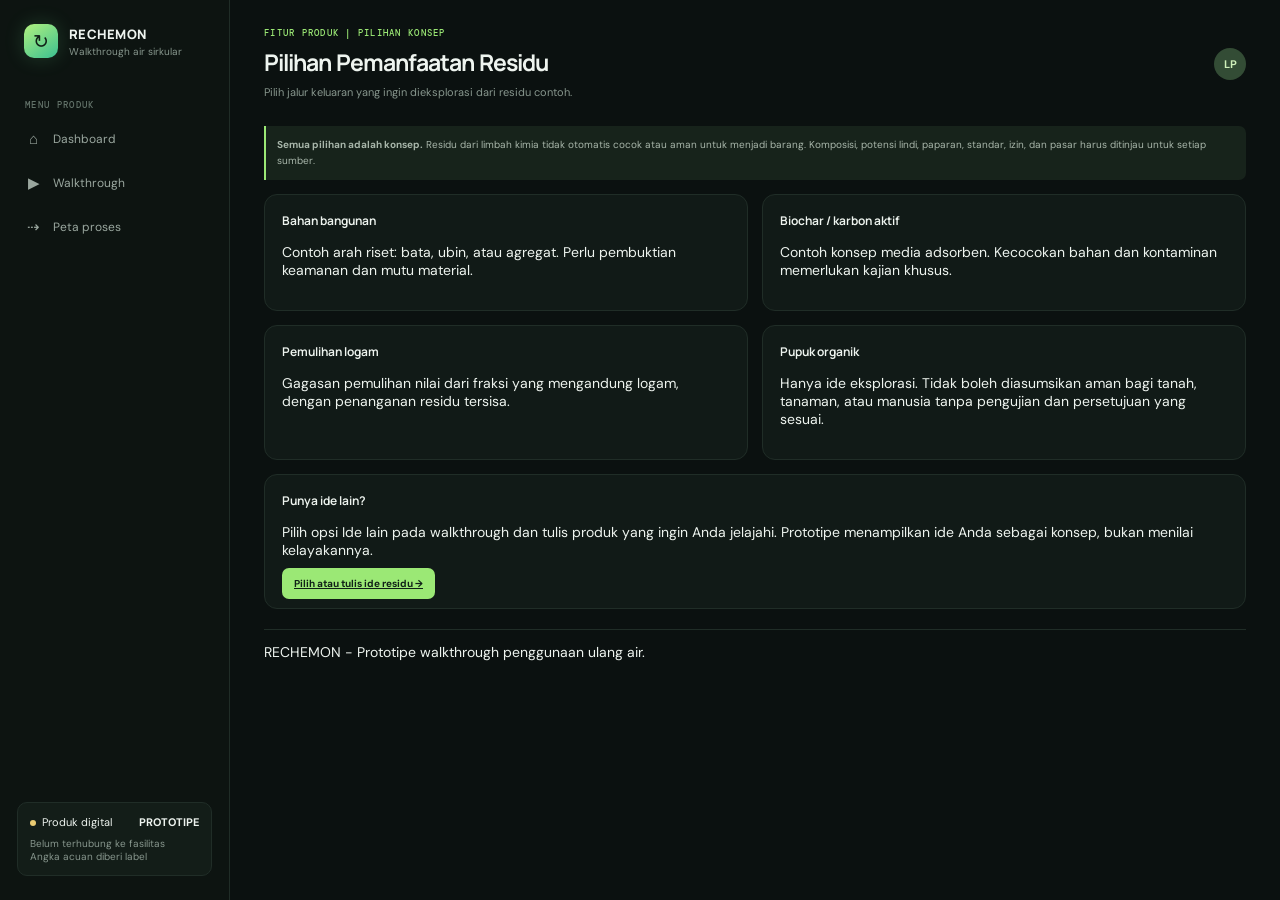
<file: Project Business Plan/upcycling.html>
<!doctype html><html lang="id"><head><meta charset="utf-8"><meta name="viewport" content="width=device-width,initial-scale=1"><meta name="theme-color" content="#0b1110"><title>Aizon | Aliran Residu</title><link rel="preconnect" href="https://fonts.googleapis.com"><link href="https://fonts.googleapis.com/css2?family=DM+Mono:wght@400;500&family=DM+Sans:wght@400;500;600;700&family=Manrope:wght@400;500;600;700;800&display=swap" rel="stylesheet"><link rel="stylesheet" href="app.css"></head><body data-page="upcycling"><script src="case.js"></script></body></html>
</file>
<file: app.css>
:root{--bg:#0b1110;--panel:#111a17;--panel2:#151f1b;--line:#202d27;--muted:#87968d;--text:#eef4ef;--green:#9be875;--mint:#47d6a1;--yellow:#eacb72;--red:#f18073;--blue:#78bbff;--r:13px}*{box-sizing:border-box}body{margin:0;background:var(--bg);color:var(--text);font:14px 'DM Sans',sans-serif}button,input{font:inherit;color:inherit}button{cursor:pointer}.sidebar{width:230px;position:fixed;inset:0 auto 0 0;background:#0d1411;border-right:1px solid var(--line);padding:24px 15px;display:flex;flex-direction:column;z-index:5}.brand{display:flex;align-items:center;gap:11px;padding:0 9px 27px}.brand-mark{width:34px;height:34px;border-radius:10px;background:linear-gradient(145deg,#b1f17f,#3bbf91);display:grid;place-items:center;color:#102017;font-size:19px;box-shadow:0 0 20px #70e38d30}.brand-name{font:800 13px Manrope;letter-spacing:.02em}.brand-sub{font-size:10px;color:var(--muted);margin-top:2px}.nav-label{font:500 9px 'DM Mono';letter-spacing:.15em;color:#63736a;padding:14px 10px 8px;text-transform:uppercase}.nav{display:grid;gap:4px}.nav-btn{border:0;background:transparent;text-align:left;padding:10px;border-radius:8px;color:#9aa79f;display:flex;align-items:center;gap:11px;font-size:12px;transition:.2s}.nav-btn:hover{background:#18211c;color:#e4eee7}.nav-btn.active{background:#1b2a20;color:#bbf292}.ico{width:17px;display:inline-grid;place-items:center;font-size:15px;flex:none}.side-bottom{margin-top:auto}.facility{margin:12px 2px 0;padding:12px;background:#131d18;border:1px solid var(--line);border-radius:10px}.facility-top{display:flex;justify-content:space-between;font-size:11px}.facility small{display:block;color:var(--muted);font-size:10px;margin-top:8px}.live-dot{display:inline-block;width:6px;height:6px;border-radius:50%;background:var(--mint);box-shadow:0 0 8px var(--mint);margin-right:6px}.main{margin-left:230px;padding:27px 34px 44px;max-width:1780px}.topbar{display:flex;align-items:center;justify-content:space-between;gap:15px;margin-bottom:25px}.eyebrow{color:var(--green);font:500 9px 'DM Mono';letter-spacing:.14em;text-transform:uppercase;margin-bottom:7px}.title{font:700 23px Manrope;letter-spacing:-.04em;margin:0}.subtitle{font-size:11px;color:var(--muted);margin:6px 0 0;max-width:770px;line-height:1.5}.top-actions{display:flex;align-items:center;gap:10px}.icon-btn,.range-btn{height:34px;min-width:35px;border:1px solid var(--line);background:#111a17;border-radius:8px;color:#a9b5ad}.icon-btn:hover{border-color:#4c6e54;color:var(--green)}.avatar{width:32px;height:32px;border-radius:50%;display:grid;place-items:center;background:#334c35;color:#ceefb9;font-size:11px;font-weight:700}.hero{display:grid;grid-template-columns:1.35fr 1fr;gap:14px;margin-bottom:14px}.mission,.stat,.card,.workflow{background:var(--panel);border:1px solid var(--line);border-radius:var(--r)}.mission{padding:18px 20px;display:flex;justify-content:space-between;align-items:center;min-height:104px;position:relative;overflow:hidden}.mission:after{content:"";position:absolute;width:190px;height:190px;border:1px solid #9be87518;border-radius:50%;right:6%;top:-90px;box-shadow:0 0 0 20px #9be87508,0 0 0 40px #9be87505}.mission-copy{max-width:440px;position:relative;z-index:1}.mission h2{font:650 14px Manrope;margin:0 0 7px}.mission p{color:#94a49a;font-size:11px;line-height:1.6;margin:0}.mission-art{font-size:37px;color:#a9ed79;padding:0 18px;position:relative;z-index:1}.hero-stats{display:grid;grid-template-columns:repeat(3,1fr);gap:10px}.stat{padding:15px 14px;min-width:0}.stat-head{display:flex;justify-content:space-between;align-items:center;color:var(--muted);font-size:10px}.stat-icon{font-size:14px;color:var(--green)}.stat-value{font:700 19px Manrope;letter-spacing:-.04em;margin-top:14px;white-space:nowrap}.stat-unit{font:400 10px 'DM Sans';color:#94a49a;letter-spacing:0}.stat-foot{font:10px 'DM Mono';color:var(--mint);margin-top:5px}.section-head{display:flex;align-items:center;justify-content:space-between;margin:21px 0 10px}.section-title{font:650 13px Manrope;margin:0}.section-caption{font-size:10px;color:var(--muted);margin-top:4px}.chip{color:var(--green);background:#1c2b20;padding:4px 7px;border-radius:5px;font:9px 'DM Mono';white-space:nowrap}.workflow{padding:18px 18px 14px;overflow:hidden}.flow-track{display:flex;align-items:flex-start;justify-content:space-between;position:relative;gap:6px}.flow-track:before{content:"";position:absolute;height:1px;background:#2c3b32;left:3%;right:3%;top:17px}.flow-step{border:0;background:none;padding:0;width:14%;position:relative;text-align:center;z-index:1;min-width:72px}.node{width:34px;height:34px;border-radius:50%;border:1px solid #394940;background:#17211b;display:grid;place-items:center;margin:0 auto 9px;color:#9ca99f;font:11px 'DM Mono';transition:.2s}.flow-step:hover .node{border-color:var(--green)}.flow-step.selected .node{color:#102017;background:var(--green);border-color:var(--green);box-shadow:0 0 18px #9be87540}.flow-step.complete .node{border-color:#55ce9a;color:#65d7a1;background:#183025}.step-name{font-size:10px;font-weight:600;line-height:1.4}.step-hint{font-size:9px;color:#77867c;margin-top:4px;line-height:1.35}.flow-detail{display:flex;align-items:center;gap:9px;border-top:1px solid var(--line);margin-top:15px;padding-top:12px;color:#9eada3;font-size:10px;min-height:31px}.flow-detail b{color:#dce8dc;font-weight:600}.flow-detail .chip{margin-left:auto}.grid{display:grid;grid-template-columns:1.08fr .92fr;gap:14px;align-items:start}.card{padding:17px}.card-head{display:flex;justify-content:space-between;align-items:flex-start;margin-bottom:15px}.card-title{font:650 12px Manrope;margin:0}.card-sub{color:var(--muted);font-size:10px;margin-top:4px}.select{border:1px solid var(--line);color:#afbbb2;background:#151e19;padding:6px 8px;border-radius:6px;font-size:10px}.control-card{grid-row:span 2}.composition{display:grid;gap:14px}.slider-row{display:grid;grid-template-columns:1fr auto;gap:4px 10px;align-items:center}.slider-label{font-size:10px;color:#c0cdc3}.slider-value{font:11px 'DM Mono';color:#e7f0e7}.slider-track{grid-column:1/3;display:flex;align-items:center;gap:9px}.slider-track input{width:100%;height:3px;appearance:none;background:#324039;border-radius:8px;outline:none}.slider-track input::-webkit-slider-thumb{appearance:none;width:12px;height:12px;border-radius:50%;background:var(--thumb,var(--green));border:2px solid #101813;box-shadow:0 0 0 1px var(--thumb,var(--green))}.slider-track input::-moz-range-thumb{width:9px;height:9px;border-radius:50%;background:var(--thumb,var(--green));border:2px solid #101813}.bar-ends{display:flex;justify-content:space-between;color:#68776d;font:8px 'DM Mono'}.composition-note{display:flex;justify-content:space-between;margin-top:2px;padding:9px 10px;background:#151e19;border-radius:7px;color:#94a198;font-size:9px}.composition-note strong{color:#e6eee7;font:10px 'DM Mono'}.run-btn{border:0;border-radius:8px;padding:11px 14px;background:var(--green);color:#102017;font-size:11px;font-weight:700;width:100%;margin-top:14px;display:flex;align-items:center;justify-content:center;gap:8px;transition:.2s}.run-btn:hover{background:#b7f695;box-shadow:0 4px 22px #9be8752c;transform:translateY(-1px)}.run-btn:disabled{opacity:.65;cursor:wait;transform:none}.formula{margin-top:13px;padding:11px;background:#151e19;border:1px solid #25332a;border-radius:8px}.formula-top{display:flex;justify-content:space-between;align-items:center;font-size:10px;font-weight:600}.formula-status{font:9px 'DM Mono';color:var(--mint)}.formula p{color:#92a096;font-size:9px;line-height:1.55;margin:7px 0 9px}.tags{display:flex;gap:5px;flex-wrap:wrap}.tag{padding:4px 6px;background:#203126;color:#acd989;font:8px 'DM Mono';border-radius:4px}.output-main{display:grid;grid-template-columns:100px 1fr;align-items:center;gap:16px}.gauge{width:95px;height:95px;position:relative;display:grid;place-items:center}.gauge svg{position:absolute;inset:0;transform:rotate(-90deg)}.gauge circle{fill:none;stroke-width:7}.gauge .base{stroke:#26342c}.gauge .value{stroke:var(--mint);stroke-linecap:round;stroke-dasharray:251;stroke-dashoffset:12;transition:stroke-dashoffset .5s}.gauge-center{text-align:center}.gauge-num{font:700 20px Manrope}.gauge-unit{font-size:8px;color:var(--muted)}.output-details{display:grid;gap:10px}.metric-line{display:flex;justify-content:space-between;align-items:center;font-size:10px;gap:5px}.metric-line span{color:#94a198}.metric-line b{font:600 11px 'DM Mono';white-space:nowrap}.purity-pill{color:#9ae17c!important;background:#223422;padding:4px 6px;border-radius:4px;font-size:9px!important}.divider{height:1px;background:var(--line);margin:14px 0}.inventory{display:grid;grid-template-columns:repeat(2,1fr);gap:8px}.inventory-item{padding:10px;background:#151e19;border:1px solid #202d26;border-radius:8px;min-width:0}.inventory-head{display:flex;justify-content:space-between;color:#92a096;font-size:9px;gap:5px}.inventory-icon{color:var(--green);font-size:13px}.inventory-val{font:700 17px Manrope;margin-top:9px}.inventory-unit{font:9px 'DM Sans';color:var(--muted);font-weight:400}.inventory-foot{font:8px 'DM Mono';color:#74d3a4;margin-top:3px}.charts{display:grid;grid-template-columns:1.2fr .8fr;gap:14px}.chart-card{min-height:195px}.legend{display:flex;gap:12px;align-items:center;color:#93a097;font-size:9px}.legend i{display:inline-block;width:6px;height:6px;border-radius:50%;background:var(--green);margin-right:5px}.chart-wrap{height:112px;position:relative}.chart-wrap svg{width:100%;height:100%;overflow:visible}.gridline{stroke:#233129;stroke-width:1}.chart-line{fill:none;stroke:var(--green);stroke-width:2;stroke-linecap:round;stroke-linejoin:round}.chart-fill{fill:url(#fill);opacity:.12}.chart-line.blue{stroke:var(--blue)}.axis-label{fill:#75847a;font:8px 'DM Mono'}.chart-tooltip{position:absolute;top:3px;right:4px;color:#8e9d92;font:9px 'DM Mono'}.diagnostic-list{display:grid;gap:13px}.diagnostic{display:grid;grid-template-columns:1fr auto;gap:5px 8px}.diagnostic-label{font-size:9px;color:#aab7ac}.diagnostic-value{font:10px 'DM Mono'}.meter{grid-column:1/3;height:4px;border-radius:5px;background:#29362e;overflow:hidden}.meter i{display:block;height:100%;border-radius:5px;background:var(--meter,var(--green));width:var(--width,50%);transition:width .6s}.footer{margin-top:17px;display:flex;justify-content:space-between;color:#66746b;font:9px 'DM Mono'}.toast{position:fixed;right:22px;bottom:22px;background:#1c2c21;border:1px solid #456846;border-radius:9px;padding:12px 15px;color:#dff3d1;font-size:11px;box-shadow:0 10px 35px #0008;transform:translateY(20px);opacity:0;transition:.25s;pointer-events:none;z-index:10}.toast.show{transform:translateY(0);opacity:1}
@media(max-width:1080px){.main{padding:24px 22px;margin-left:210px}.sidebar{width:210px}.hero{grid-template-columns:1fr}.grid{grid-template-columns:1fr}.control-card{grid-row:auto}.charts{grid-template-columns:1fr 1fr}}
@media(max-width:700px){.sidebar{width:61px;padding:18px 7px}.brand{padding:0 6px 23px}.brand-name,.brand-sub,.nav-label,.nav-btn span:not(.ico),.facility{display:none}.brand-mark{width:36px;height:36px}.nav-btn{justify-content:center;padding:11px 7px}.main{margin-left:61px;padding:18px 13px 30px}.topbar{align-items:flex-start}.title{font-size:19px}.subtitle{font-size:10px}.top-actions{gap:6px}.avatar{display:none}.mission{min-height:94px;padding:15px}.mission-art{font-size:30px;padding:0 7px}.stat{padding:12px 10px}.stat-head{font-size:9px}.stat-value{font-size:16px}.stat-foot{font-size:8px}.flow-track{overflow-x:auto;justify-content:flex-start;padding:2px 0 8px}.flow-step{min-width:91px;width:91px}.flow-track:before{width:630px;right:auto}.workflow{padding:15px 12px 12px}.flow-detail{align-items:flex-start;flex-wrap:wrap}.flow-detail .chip{margin-left:0}.grid,.charts{gap:10px}.charts{grid-template-columns:1fr}.card{padding:14px}.footer{font-size:8px;gap:10px}.section-head{margin-top:17px}}
@media(max-width:390px){.title{font-size:17px}.hero-stats{gap:6px}.stat-value{font-size:14px}.stat{padding:10px 8px}.mission h2{font-size:12px}.mission p{font-size:10px}}

@media(max-width:700px){#processPrototype{padding:14px!important}#processDetail{grid-template-columns:1fr!important}.processNode{min-width:105px}}
.plant3d-wrap{margin:10px 0 14px;padding:12px 12px 5px;background:radial-gradient(ellipse at 50% 100%,#183123 0,#121b16 58%,#101814 100%);border:1px solid #24372b;border-radius:10px;overflow:hidden}.plant3d-head{display:flex;justify-content:space-between;align-items:center;color:#809087;font:8px 'DM Mono';letter-spacing:.12em}.plant3d-head b{color:#9be875;font-weight:500}.plant3d{min-width:780px;display:grid;grid-template-columns:repeat(7,1fr);gap:5px;position:relative;padding:17px 2px 0;perspective:900px;background-image:linear-gradient(#25372c33 1px,transparent 1px),linear-gradient(90deg,#25372c33 1px,transparent 1px);background-size:27px 27px;background-position:center bottom}.plant3d:before{content:'';position:absolute;left:6%;right:6%;top:57px;height:4px;border-radius:8px;background:linear-gradient(90deg,#486650,#6ea878,#496c50);box-shadow:0 0 9px #7be59430;transform:translateZ(-12px)}.plant-station{position:relative;text-align:center;height:157px;z-index:1;transition:filter .3s}.machine3d{height:119px;display:flex;align-items:center;justify-content:center;position:relative;transform-style:preserve-3d;transition:transform .45s,filter .4s;filter:brightness(.79)}.plant-station.active .machine3d{transform:translateY(-6px) translateZ(14px) scale(1.06);filter:brightness(1.22) drop-shadow(0 0 11px #9be87548)}.plant-station.done .machine3d{filter:brightness(1.06) drop-shadow(0 0 6px #47d6a127)}.equip{position:relative;width:56px;height:75px;border:1px solid #61746a;border-radius:13px 13px 9px 9px;background:linear-gradient(90deg,#273831 0%,#789080 24%,#35473e 45%,#24352c 100%);box-shadow:inset -7px 0 8px #111a17,4px 7px 0 #09100c,5px 9px 7px #0008;transform:rotateY(-18deg) rotateX(4deg)}.equip:before{content:'';position:absolute;top:-7px;left:0;width:100%;height:14px;border:1px solid #829489;border-radius:50%;background:linear-gradient(90deg,#34483d,#9aada0,#34483d)}.equip:after{content:'';position:absolute;left:6px;right:6px;top:23px;height:3px;border-radius:4px;background:#9be875;box-shadow:0 0 7px #9be875}.equip .gauge3d{position:absolute;right:-8px;top:9px;width:14px;height:14px;border-radius:50%;background:#14211a;border:2px solid #70917b;box-shadow:0 0 4px #000}.equip .legs{position:absolute;bottom:-13px;left:6px;right:6px;height:13px;border-left:3px solid #62746a;border-right:3px solid #62746a}.equip.wide{width:68px;height:55px;border-radius:8px;background:linear-gradient(90deg,#273831,#87998e 25%,#3b4f43 55%,#25352c);transform:rotateY(-16deg) rotateX(4deg)}.equip.wide:before{top:-8px;height:15px}.equip.tall{height:93px;width:48px}.equip.filter{height:74px;width:68px;border-radius:7px;background:linear-gradient(90deg,#23352b,#75887a 27%,#2c4033 58%,#1e2d25)}.equip.filter:before{border-radius:5px;height:8px;top:-5px}.equip.filter:after{top:19px;box-shadow:0 12px 0 #78bbff,0 24px 0 #9be875}.tank-pair{display:flex;align-items:flex-end;gap:6px}.tank-pair .equip{width:36px;height:53px}.tank-pair .equip:nth-child(2){height:70px}.stack3d{display:flex;gap:4px;align-items:flex-end}.stack3d i{display:block;width:19px;height:32px;background:linear-gradient(90deg,#29372e,#81927f,#334338);border:1px solid #708275;border-radius:4px 4px 2px 2px;box-shadow:3px 4px 0 #0a100c}.stack3d i:nth-child(2){height:45px}.stack3d i:nth-child(3){height:27px}.plant-station label{display:block;color:#c4d0c5;font:8px 'DM Mono';white-space:nowrap}.plant-station small{display:block;color:#77867c;font:7px 'DM Mono';margin-top:3px;white-space:nowrap}.station-dot{position:absolute;left:calc(50% - 4px);top:52px;width:8px;height:8px;border-radius:50%;background:#4d6c54;border:1px solid #a9c4aa;z-index:2;box-shadow:0 0 0 3px #19251d}.plant-station.active .station-dot{background:#b8fa83;box-shadow:0 0 0 4px #a8f18035,0 0 13px 5px #9be8759c}.plant-station.done .station-dot{background:#55dca0}.plant-mobile-scroll{overflow-x:auto}@media(max-width:700px){.plant3d-wrap{padding:10px}.plant3d-head{font-size:7px}.plant-mobile-scroll{margin-right:-8px}.plant3d{min-width:780px}.plant-station{height:149px}.machine3d{height:112px}}
.process-guide{border:1px solid #24372b;background:#141f19;border-radius:8px;margin:10px 0 12px;padding:10px 12px}.process-guide summary{cursor:pointer;color:#c9d8ca;font-size:10px;font-weight:600}.guide-copy{max-width:950px;padding:8px 2px 0;color:#9eada3;font-size:10px;line-height:1.65}.guide-copy p{margin:5px 0}.guide-copy ol{padding-left:18px;margin:7px 0}.guide-copy li{padding:2px 0}.guide-copy b{color:#dce8dc}.guide-copy .glossary{border-top:1px solid #25342b;padding-top:8px;color:#89988f}
.nav-btn{text-decoration:none}.page-grid{display:grid;grid-template-columns:repeat(2,minmax(0,1fr));gap:14px}.page-grid .wide{grid-column:1/-1}.metric-large{font:700 25px Manrope;letter-spacing:-.04em;margin:14px 0 5px}.muted{color:var(--muted)}.progress-line{height:5px;background:#26332b;border-radius:4px;overflow:hidden}.progress-line i{display:block;height:100%;background:linear-gradient(90deg,#47d6a1,#9be875);border-radius:4px}.simple-list{display:grid;gap:9px}.simple-row{display:flex;justify-content:space-between;gap:10px;padding:10px;background:#151e19;border:1px solid #202d26;border-radius:8px;font-size:10px}.simple-row b{font:10px 'DM Mono';color:#cde5cf}.page-action{border:0;background:var(--green);color:#102017;border-radius:7px;padding:9px 12px;font-weight:700;font-size:10px}.page-action.secondary{background:#17221b;color:#bdc9bf;border:1px solid #2b3a31}.page-kicker{color:var(--green);font:9px 'DM Mono';letter-spacing:.13em;text-transform:uppercase}.page-note{padding:11px;background:#17231b;border-left:2px solid var(--green);color:#a8b6aa;border-radius:0 7px 7px 0;font-size:10px;line-height:1.6}.table{width:100%;border-collapse:collapse;font-size:10px}.table th,.table td{text-align:left;padding:10px;border-bottom:1px solid var(--line)}.table th{font:9px 'DM Mono';color:#8b9a90}.table td{color:#c3d0c5}.form-field{display:grid;gap:5px;margin:12px 0}.form-field label{font-size:10px;color:#aab7ac}.form-field input,.form-field select{background:#151e19;border:1px solid var(--line);border-radius:6px;padding:9px;color:var(--text)}@media(max-width:700px){.page-grid{grid-template-columns:1fr}.page-grid .wide{grid-column:auto}.table-wrap{overflow:auto}}.sim-layout{display:grid;grid-template-columns:minmax(0,1.45fr) minmax(280px,.85fr);gap:14px;align-items:stretch}.sim-visual-card,.sim-info-card{min-height:340px}.sim-visual{height:260px;border:1px solid #25372b;border-radius:10px;background:radial-gradient(ellipse at 50% 95%,#1a3927,#111a15 72%);position:relative;overflow:hidden;display:grid;place-items:center;margin-top:13px}.sim-visual:before{content:'';position:absolute;inset:0;background-image:linear-gradient(#39503a24 1px,transparent 1px),linear-gradient(90deg,#39503a24 1px,transparent 1px);background-size:28px 28px;transform:perspective(320px) rotateX(52deg) scale(1.4);transform-origin:bottom;opacity:.75}.sim-pipe{position:absolute;left:9%;right:9%;top:57%;height:4px;background:linear-gradient(90deg,#42654a,#a0da7a,#42654a);border-radius:4px;box-shadow:0 0 10px #9be87555;z-index:1}.sim-pulse{position:absolute;top:-5px;left:0;width:13px;height:13px;border-radius:50%;background:#c2fb8d;box-shadow:0 0 15px 6px #9be8758c;animation:simFlow 5.2s linear infinite}.sim-visual.paused .sim-pulse{animation-play-state:paused}@keyframes simFlow{to{left:calc(100% - 13px)}}.sim-machine{width:114px;height:143px;position:relative;z-index:2;display:grid;place-items:center;filter:drop-shadow(0 12px 17px #0008);transition:.35s}.sim-vessel{width:72px;height:111px;border:1px solid #82988a;border-radius:15px 15px 11px 11px;background:linear-gradient(90deg,#1e3025,#819588 20%,#334b3a 46%,#1b2c22 82%);position:relative;box-shadow:inset -12px 0 15px #0b120e,7px 7px 0 #0b120c;transform:perspective(320px) rotateY(-16deg)}.sim-vessel:before{content:'';position:absolute;top:-9px;left:-1px;right:-1px;height:19px;border:1px solid #a0b5a6;border-radius:50%;background:linear-gradient(90deg,#324a39,#b1c0b3,#405843)}.sim-vessel:after{content:'';position:absolute;left:8px;right:8px;bottom:21px;height:4px;border-radius:4px;background:#9be875;box-shadow:0 0 12px #9be875}.sim-gauge{position:absolute;right:-15px;top:19px;width:23px;height:23px;border:3px solid #88a191;border-radius:50%;background:#14231a;z-index:2}.sim-foot{position:absolute;bottom:8px;left:12px;right:12px;height:15px;border-left:4px solid #647b6b;border-right:4px solid #647b6b}.sim-base{position:absolute;bottom:0;width:104px;height:8px;border-radius:50%;background:#425948;box-shadow:0 4px 0 #18241a}.sim-kind-input .sim-vessel{height:78px;width:100px;border-radius:8px;background:linear-gradient(90deg,#273a2d,#839788,#344a39)}.sim-kind-analyze .sim-vessel{height:124px;width:55px}.sim-kind-fraction .sim-vessel{width:91px;height:79px;border-radius:10px}.sim-kind-formula .sim-vessel{width:76px;height:106px}.sim-kind-purify .sim-vessel{width:103px;height:87px;border-radius:7px;background:linear-gradient(90deg,#24362a,#89998c,#2b4130)}.sim-kind-output .sim-vessel{width:68px;height:128px}.sim-kind-upcycle .sim-vessel{display:none}.sim-products{display:none;gap:7px;align-items:flex-end}.sim-products i{display:block;width:22px;height:47px;border:1px solid #78917c;border-radius:4px;background:linear-gradient(90deg,#293b2e,#a1ae9c,#354636);box-shadow:3px 4px 0 #0b120d}.sim-products i:nth-child(2){height:34px}.sim-products i:nth-child(3){height:56px}.sim-kind-upcycle .sim-products{display:flex}.sim-stage-caption{position:absolute;bottom:12px;left:15px;right:15px;z-index:3;display:flex;justify-content:space-between;color:#9eaea1;font:9px 'DM Mono'}.sim-stages{display:grid;grid-template-columns:repeat(7,minmax(75px,1fr));gap:6px;margin-top:12px;overflow:auto}.sim-step{border:1px solid #26352b;background:#131d17;color:#9baa9e;border-radius:7px;padding:8px 5px;font-size:9px;white-space:nowrap}.sim-step.active{border-color:#9be875;background:#1d3021;color:#dff3cf}.sim-step.done{border-color:#34704e;color:#7fe0a6}.sim-progress{height:4px;background:#27352b;border-radius:4px;overflow:hidden;margin:12px 0}.sim-progress i{display:block;width:0;height:100%;background:linear-gradient(90deg,#47d6a1,#9be875);transition:width .35s}.sim-control-row{display:flex;justify-content:space-between;align-items:center;gap:8px;margin-top:11px}.sim-controls{display:flex;gap:7px}.sim-btn{border:1px solid #2a392f;background:#17211a;border-radius:7px;color:#c0cdc2;padding:8px 11px;font-size:10px}.sim-btn.primary{background:#9be875;color:#122017;border-color:#9be875;font-weight:700}.sim-btn:disabled{opacity:.4;cursor:default}.sim-live{font:9px 'DM Mono';color:#9be875}.sim-info-grid{display:grid;gap:9px;margin-top:15px}.sim-info{padding:11px;border:1px solid #26352b;background:#141e18;border-radius:8px}.sim-info span{display:block;font:8px 'DM Mono';letter-spacing:.1em;color:#7f8f83;margin-bottom:5px}.sim-info b{font-size:10px;line-height:1.5;color:#dce8dc}.sim-note{color:#8e9e93;font-size:9px;line-height:1.6;margin-top:12px}.sim-quick{display:grid;grid-template-columns:repeat(4,1fr);gap:9px;margin:14px 0}.sim-quick .stat{padding:12px}.sim-quick .stat-value{font-size:16px;margin-top:9px}@media(max-width:950px){.sim-layout{grid-template-columns:1fr}.sim-info-card{min-height:auto}}@media(max-width:700px){.sim-visual{height:220px}.sim-stages{grid-template-columns:repeat(7,88px)}.sim-control-row{flex-direction:column;align-items:stretch}.sim-controls{display:grid;grid-template-columns:repeat(4,1fr)}.sim-btn{padding:9px 4px}.sim-quick{grid-template-columns:repeat(2,1fr)}}.global-ribbon{display:flex;align-items:center;gap:10px;padding:9px 12px;margin:-11px 0 16px;border:1px solid #294033;border-radius:8px;background:linear-gradient(90deg,#142119,#111a17);text-decoration:none;color:#cbd9ce;min-width:0}.global-ribbon:hover{border-color:#5b865c}.global-kicker{font:8px 'DM Mono';letter-spacing:.1em;color:#91a096}.global-ribbon>b{font:11px 'DM Mono';color:#cfeeae;white-space:nowrap}.global-divider{width:1px;height:20px;background:#2a392f}.global-track{height:4px;min-width:65px;flex:1;border-radius:5px;background:#2a382e;overflow:hidden}.global-track i{display:block;height:100%;width:0;background:linear-gradient(90deg,#47d6a1,#9be875);transition:width .35s}.global-ribbon small{font:8px 'DM Mono';color:#96a49a;white-space:nowrap}.global-quality{padding:4px 6px;border:1px solid #655534;border-radius:5px;background:#292516;color:#ead795;font:8px 'DM Mono';white-space:nowrap}@media(max-width:700px){.global-ribbon{gap:6px;padding:8px;margin:-8px 0 13px;flex-wrap:wrap}.global-kicker{width:100%}.global-track{min-width:38px}.global-ribbon small{font-size:7px}.global-quality{font-size:7px}}
/* Residue concept lab: interactive illustrative product viewer */
.concept-grid{display:grid;grid-template-columns:1fr 1fr;gap:14px;align-items:start}.concept-grid>.wide{grid-column:1/-1}.material-options{display:grid;gap:8px}.material-choice{width:100%;text-align:left;padding:11px;border-radius:9px;border:1px solid #27362d;background:#141e18;color:#d8e4da;cursor:pointer;transition:.2s}.material-choice:hover,.material-choice.selected{border-color:#9be875;background:#1b2a20;transform:translateY(-1px)}.material-choice b,.material-choice small{display:block}.material-choice b{font:600 11px Manrope}.material-choice small{font-size:9px;color:#92a096;line-height:1.5;margin-top:5px}.product-options{display:flex;flex-wrap:wrap;gap:7px;margin-top:10px}.product-choice{padding:8px 10px;border-radius:7px;border:1px solid #2a392f;background:#17211a;color:#bac8bc;font-size:9px}.product-choice.selected{border-color:#9be875;color:#dff3cf;background:#1d3021}.product-stage{height:250px;margin-top:8px;border:1px solid #25372b;border-radius:11px;position:relative;overflow:hidden;display:grid;place-items:center;touch-action:none;cursor:grab;background:radial-gradient(ellipse at 50% 70%,#25452e,#121a15 66%);perspective:800px}.product-stage:before{content:'';position:absolute;inset:0;background-image:linear-gradient(#39503a20 1px,transparent 1px),linear-gradient(90deg,#39503a20 1px,transparent 1px);background-size:25px 25px;transform:perspective(300px) rotateX(58deg) scale(1.5);transform-origin:bottom}.product-stage:active{cursor:grabbing}.product-model{--material:#8a967f;position:relative;z-index:2;width:125px;height:85px;transform:rotateX(58deg) rotateZ(-20deg);transform-style:preserve-3d;transition:width .35s,height .35s;filter:drop-shadow(0 15px 12px #0009)}.product-model .face{position:absolute;border:1px solid #cad0ae44;box-shadow:inset 0 0 20px #0002}.product-model .top{width:100%;height:100%;background:linear-gradient(135deg,color-mix(in srgb,var(--material),#f8e9bd 20%),var(--material));transform:translateZ(26px)}.product-model .front{width:100%;height:26px;top:100%;transform-origin:top;transform:rotateX(-90deg);background:linear-gradient(90deg,color-mix(in srgb,var(--material),#111 25%),var(--material))}.product-model .side{width:26px;height:100%;left:100%;transform-origin:left;transform:rotateY(90deg);background:linear-gradient(180deg,color-mix(in srgb,var(--material),#fff 12%),color-mix(in srgb,var(--material),#111 30%))}.product-model.tile{width:155px;height:16px}.product-model.tile .front{height:12px}.product-model.tile .side{width:12px}.product-model.aggregate{width:115px;height:83px;border-radius:40%}.product-model.aggregate .top{border-radius:38%;background:radial-gradient(ellipse at 30% 25%,#d4c8a5 0 3px,transparent 4px),radial-gradient(ellipse at 72% 60%,#283b2e 0 4px,transparent 5px),radial-gradient(ellipse at 44% 75%,#d4c8a5 0 3px,transparent 4px),linear-gradient(135deg,color-mix(in srgb,var(--material),#fff 15%),var(--material));transform:translateZ(16px)}.product-model.aggregate .front{height:16px;border-radius:0 0 14px 12px}.product-model.aggregate .side{width:16px;border-radius:0 12px 12px 0}.speck{position:absolute;z-index:3;width:4px;height:4px;border-radius:50%;background:#e3d6b5;transform:translateZ(29px);pointer-events:none}.speck-a{left:25%;top:35%}.speck-b{left:69%;top:61%;width:3px;height:3px}.speck-c{left:47%;top:77%;width:2px;height:2px}.product-model.tile .speck{transform:translateZ(19px)}.product-model.aggregate .speck{display:none}.shadow{position:absolute;z-index:1;width:170px;height:40px;left:calc(50% - 85px);top:67%;border-radius:50%;background:#0008;filter:blur(12px)}.stage-hint{position:absolute;bottom:10px;color:#85958a;font:8px 'DM Mono';letter-spacing:.1em;z-index:4}.validation-list{display:grid;gap:7px;margin-top:10px}.validation-item{display:flex;gap:8px;align-items:flex-start;padding:8px;border:1px solid #26352b;background:#141e18;border-radius:7px;color:#aab8ad;font-size:9px;line-height:1.5}.validation-item i{font:700 9px 'DM Mono';color:#f0cf73;font-style:normal}.concept-steps{display:grid;grid-template-columns:repeat(4,1fr);gap:9px;margin-top:13px}.concept-steps>div{padding:11px;background:#151e19;border:1px solid #202d26;border-radius:8px}.concept-steps i,.concept-steps b,.concept-steps small{display:block}.concept-steps i{font:9px 'DM Mono';color:#9be875;margin-bottom:8px}.concept-steps b{font:600 10px Manrope}.concept-steps small{font-size:9px;color:#92a096;line-height:1.55;margin-top:5px}@media(max-width:900px){.concept-grid{grid-template-columns:1fr}.concept-grid>.wide{grid-column:auto}}@media(max-width:700px){.concept-steps{grid-template-columns:repeat(2,1fr)}.product-stage{height:220px}}
/* Additional depth for the walkthrough scene */
.scene-context{position:absolute;inset:0;z-index:1;pointer-events:none}.context-vessel{position:absolute;bottom:27%;width:42px;height:76px;border:1px solid #536d5c;border-radius:10px 10px 6px 6px;background:linear-gradient(90deg,#1a2b21,#4c6a55 28%,#203328 76%);box-shadow:5px 7px 0 #080d0a;transform:perspective(280px) rotateY(-18deg);opacity:.72}.context-vessel:before{content:'';position:absolute;left:-2px;right:-2px;top:-6px;height:12px;border:1px solid #6e8974;border-radius:50%;background:linear-gradient(90deg,#273a2d,#6c8872,#2b4031)}.context-left{left:16%;height:56px;width:35px;bottom:28%}.context-back{left:35%;height:92px;width:31px;bottom:31%;opacity:.46}.context-right{right:15%;height:69px;width:44px;bottom:28%}.context-pipe{position:absolute;left:13%;right:13%;top:38%;height:3px;border-radius:4px;background:#56715c;box-shadow:0 0 8px #9be87536;transform:rotate(-2deg)}.machine{z-index:2;animation:machineFloat 4.2s ease-in-out infinite}.machine .tank{transition:all .4s}.machine.pump .tank{border-radius:24px 24px 18px 18px}.machine.tank .tank{width:100px;height:83px;border-radius:8px;background:linear-gradient(90deg,#273a2d,#839788,#344a39)}.machine.uf .tank{background:repeating-linear-gradient(90deg,#24362a 0 8px,#91a395 9px 12px,#334b3a 14px 22px)}.machine.ro .tank{background:repeating-linear-gradient(0deg,#203128 0 12px,#90a393 13px 16px,#26372d 18px 24px)}.machine.blend .tank{width:105px;height:105px;border-radius:18px}.machine .gauge{box-shadow:0 0 10px #9be87526}.machine.pump:after,.machine.tank:after,.machine.uf:after,.machine.ro:after,.machine.blend:after{content:'';position:absolute;z-index:-1;bottom:19px;width:118px;height:11px;border-radius:50%;background:#0009;filter:blur(7px)}.tour-scene[data-stage="0"] .context-left,.tour-scene[data-stage="6"] .context-right{border-color:#a4d08a;box-shadow:0 0 16px #9be8753d,5px 7px 0 #080d0a}.tour-scene[data-stage="3"] .residue-tag,.tour-scene[data-stage="4"] .residue-tag{animation:residueGlow 1.6s ease-in-out infinite alternate}@keyframes machineFloat{50%{transform:translateY(-4px)}}@keyframes residueGlow{to{box-shadow:0 0 15px #eacb7244}}
.product-model.tile .top{transform:translateZ(12px)}.product-model.tile .speck{transform:translateZ(15px)}
/* Walkthrough plant diagram */
.tour-scene{height:auto;min-height:0;padding:12px 10px 8px;display:block;background:radial-gradient(ellipse at 48% 100%,#1d3c2a,#101713 74%)}.tour-scene:before{display:none}.plant-label{display:flex;justify-content:space-between;align-items:center;padding:2px 10px 8px;color:#a9b7ab;font:8px 'DM Mono';letter-spacing:.12em}.plant-label b{color:#8fd889;font-weight:500}.plant-svg{display:block;width:100%;height:auto;overflow:visible}.plant-floor{fill:#15231a;stroke:#33463a;stroke-width:1}.pipe-bed{fill:none;stroke:#2d4936;stroke-width:8;stroke-linecap:round}.water-line{fill:none;stroke:url(#water);stroke-width:2;stroke-dasharray:9 10;stroke-linecap:round;animation:waterTravel 2s linear infinite}.flow-particle{fill:#d5ff9d;filter:url(#softGlow)}@keyframes waterTravel{to{stroke-dashoffset:-38}}.residue-line{fill:none;stroke:#d9b75e;stroke-width:2;stroke-dasharray:5 5}.pond{fill:#302a1b;stroke:#c6a556;stroke-width:1}.pond-water{fill:#b99b4e66}.diagram-note,.route-label{fill:#d6c178;font:7px 'DM Mono';letter-spacing:.08em}.route-label{fill:#86d9ad}.plant-node{cursor:pointer;outline:none}.plant-node .equipment,.plant-node .equipment-body,.plant-node .equipment-frame,.ro-vessel rect{fill:url(#steel);stroke:#87998c;stroke-width:1.5;transition:filter .25s,stroke .25s}.plant-node .equipment-top,.equipment-lid{fill:#52695a;stroke:#a0b3a4;stroke-width:1.2}.equipment-lid{fill:url(#steel)}.water-level{fill:#6ecb9a;opacity:.62}.equipment-pipe{fill:none;stroke:#83988a;stroke-width:2;stroke-linecap:round}.equipment-frame{fill:none!important}.membrane rect{fill:url(#steel);stroke:#a2b2a5;stroke-width:1}.step-orbit{fill:#17251b;stroke:#627966;stroke-width:1.3;transition:.25s}.step-num{fill:#adbcaf;font:10px 'DM Mono';text-anchor:middle}.unit-label{fill:#dce8dd;font:7px 'DM Mono';font-weight:500;text-anchor:middle;letter-spacing:.035em}.unit-caption{fill:#829287;font:7px 'DM Sans';text-anchor:middle}.plant-node:hover .step-orbit,.plant-node:focus-visible .step-orbit{stroke:#c0f18f;stroke-width:2;filter:url(#softGlow)}.plant-node.active .step-orbit{fill:#a9ee7c;stroke:#e0ffc0;filter:url(#softGlow)}.plant-node.active .step-num{fill:#102017;font-weight:700}.plant-node.active .equipment,.plant-node.active .equipment-body,.plant-node.active .equipment-frame,.plant-node.active .equipment-top,.plant-node.active .equipment-lid,.plant-node.active .ro-vessel rect{stroke:#c0f18f;filter:url(#softGlow)}.plant-node.done .step-orbit{stroke:#4fc78a}.plant-node.done .step-num{fill:#7fe0a6}.scene-footer{display:flex;justify-content:space-between;padding:3px 10px 0;color:#84948a;font:8px 'DM Mono'}.tour-controls{margin-top:12px}.tour-scene.paused .water-line,.tour-scene.paused .flow-particle{animation-play-state:paused}.tour-scene.paused .flow-particle animateMotion{display:none}@media(max-width:700px){.plant-label{font-size:7px}.scene-footer{font-size:7px}.plant-svg{min-width:650px}.tour-scene{overflow-x:auto}}
.tour-hero{grid-template-columns:1fr}.plant-svg .unit-label{font-size:10px}.plant-svg .unit-caption{font-size:9px}.plant-svg .step-num{font-size:12px}.plant-svg .diagram-note,.plant-svg .route-label{font-size:9px}@media(max-width:700px){.plant-svg{min-width:750px}}
.flow-particle{fill:#d5ff9d;filter:url(#softGlow)}.tour-scene.paused .flow-particle{opacity:.45}

/* Mobile dashboard layout */
@media(max-width:700px){
  body{overflow-x:hidden}
  .sidebar{position:sticky;inset:0 0 auto;width:100%;height:auto;padding:11px 12px 7px;border-right:0;border-bottom:1px solid var(--line);display:block;background:#0d1411;box-shadow:0 8px 24px #0004}
  .brand{padding:0 3px 10px;gap:9px}
  .brand-mark{width:31px;height:31px;font-size:17px}
  .brand-name{display:block;font-size:12px}
  .brand-sub{display:block;font-size:9px}
  .nav-label,.facility,.side-bottom{display:none}
  .nav{display:flex;gap:6px;overflow-x:auto;padding:0 1px 5px;scrollbar-width:none;-webkit-overflow-scrolling:touch;overscroll-behavior-x:contain}
  .nav::-webkit-scrollbar{display:none}
  .nav-btn{display:flex;flex:0 0 auto;justify-content:flex-start;gap:7px;width:auto;min-height:40px;padding:9px 11px;border:1px solid #26352b;background:#121a16;border-radius:9px;font-size:11px;white-space:nowrap}
  .nav-btn.active{border-color:#5b8054;background:#1b2a20;color:#c7f09e}
  .ico{font-size:14px}
  .main{width:100%;max-width:none;margin:0;padding:16px 14px 30px}
  .topbar{align-items:flex-start;margin-bottom:18px;gap:9px}
  .title{font-size:clamp(18px,5vw,22px);line-height:1.25;overflow-wrap:anywhere}
  .subtitle{font-size:11px;line-height:1.55}
  .top-actions{display:none}
  .hero,.page-grid,.concept-grid,.grid,.charts,.tour-hero,.tour-layout{grid-template-columns:minmax(0,1fr)}
  .page-grid .wide,.concept-grid>.wide{grid-column:auto}
  .hero-stats{grid-template-columns:repeat(2,minmax(0,1fr));gap:8px}
  .hero-stats .stat:last-child:nth-child(odd){grid-column:1/-1}
  .stat{min-width:0;padding:12px 11px}
  .stat-head{gap:6px;font-size:9px;line-height:1.4}
  .stat-value{font-size:17px;white-space:normal;overflow-wrap:anywhere}
  .section-head{align-items:flex-start;flex-direction:column;gap:9px;margin-top:18px}
  .card{min-width:0;padding:14px}
  .card-head{gap:9px;flex-wrap:wrap}
  .card-title,.card-sub,.caption,.source{overflow-wrap:anywhere}
  .simple-row{align-items:flex-start;flex-direction:column;gap:5px}
  .simple-row b{max-width:100%;white-space:normal;overflow-wrap:anywhere;line-height:1.5}
  .concept-steps{grid-template-columns:repeat(2,minmax(0,1fr))}
  .tour-controls{gap:8px}
  .tour-btn{min-height:42px;padding:10px 12px;font-size:11px}
  .timeline{grid-template-columns:repeat(2,minmax(0,1fr))}
  .timeline button{min-height:54px;font-size:11px}
  .footer{align-items:flex-start;flex-direction:column;line-height:1.5}
  .toast{left:12px;right:12px;bottom:12px;text-align:center}
}
@media(max-width:390px){
  .main{padding-left:11px;padding-right:11px}
  .hero-stats,.timeline{grid-template-columns:minmax(0,1fr)}
  .hero-stats .stat:last-child:nth-child(odd){grid-column:auto}
  .mission{padding:14px 13px}
  .mission-art{display:none}
  .concept-steps{grid-template-columns:minmax(0,1fr)}
  .nav-btn{padding:8px 10px}
}

/* Residue product selector in the industrial waste walkthrough */
.residue-product-panel{margin-top:14px;transition:border-color .25s,box-shadow .25s}
.residue-product-panel.stage-focus{border-color:#9be875;box-shadow:0 0 0 1px #9be87535,0 12px 35px #0003}
.residue-options{display:grid;grid-template-columns:repeat(5,minmax(0,1fr));gap:9px;margin-top:14px}
.residue-choice{min-height:86px;padding:12px;text-align:left;border:1px solid #2b3d31;border-radius:10px;background:#141e18;color:#dce9de;transition:transform .18s,border-color .18s,background .18s}
.residue-choice:hover{transform:translateY(-2px);border-color:#70936e;background:#1a2920}
.residue-choice.selected{border-color:#9be875;background:linear-gradient(145deg,#203526,#17231b);box-shadow:inset 0 0 0 1px #9be87530}
.residue-choice b,.residue-choice span{display:block}
.residue-choice b{font:650 11px Manrope;line-height:1.4}
.residue-choice span{margin-top:6px;color:#91a298;font-size:10px;line-height:1.45}
.custom-residue-label{display:block;margin-top:13px;color:#c6d7c9;font-size:11px}
.custom-residue-input{display:block;width:100%;max-width:520px;margin-top:6px;padding:11px 12px;border:1px solid #35483a;border-radius:8px;background:#0e1712;color:#eef4ef;outline:none}
.custom-residue-input:focus{border-color:#9be875;box-shadow:0 0 0 3px #9be87520}
.custom-residue-label[hidden],.custom-residue-input[hidden]{display:none!important}
.residue-result{margin-top:12px;padding:12px 14px;border:1px solid #34473a;border-radius:9px;background:#101914;color:#aebdb1;font-size:11px;line-height:1.65}
.residue-result strong{color:#c9efaa}
@media(max-width:1050px){.residue-options{grid-template-columns:repeat(3,minmax(0,1fr))}}
@media(max-width:700px){.residue-options{grid-template-columns:repeat(2,minmax(0,1fr));gap:8px}.residue-choice{min-height:80px;padding:10px}}
@media(max-width:390px){.residue-options{grid-template-columns:minmax(0,1fr)}}
.demo-panel{transition:border-color .25s,box-shadow .25s}
.demo-panel.stage-focus{border-color:#9be875;box-shadow:0 0 0 1px #9be87535,0 12px 35px #0003}
.sample-bars{display:grid;gap:13px;margin-top:12px}
.sample-bars>div{display:grid;grid-template-columns:minmax(0,1fr) auto;gap:7px 10px;align-items:center;color:#c0cdc2;font-size:11px}
.sample-bars b{font:500 10px 'DM Mono';color:#e0f4d5}
.sample-bars i{grid-column:1/-1;height:7px;border-radius:8px;background:#24342a;overflow:hidden}
.sample-bars em{display:block;height:100%;border-radius:8px;background:linear-gradient(90deg,#38a87d,#a4e879)}
@media(max-width:700px){.demo-panels{grid-template-columns:minmax(0,1fr)}}

.explain-box{margin:15px 0;padding:14px;border:1px solid #344a3a;border-radius:11px;background:linear-gradient(135deg,#17251b,#121a15)}.explain-heading{display:flex;gap:11px;align-items:flex-start}.explain-icon{flex:0 0 28px;height:28px;display:grid;place-items:center;border-radius:50%;background:#9be875;color:#132019;font-weight:800}.explain-box h3{margin:1px 0 6px;color:#dff3cf;font-size:13px}.explain-box p{margin:0;color:#c4d1c6;font-size:12px;line-height:1.75}.explain-detail{margin:12px 0 0 39px;border-top:1px solid #304137;padding-top:10px}.explain-detail summary{color:#a9e28c;font-size:11px;cursor:pointer}.explain-detail p{padding-top:9px}.explain-detail[open] summary{margin-bottom:2px}@media(max-width:500px){.explain-box{padding:11px}.explain-detail{margin-left:0}}

.bond-demo{display:grid;gap:6px;margin-top:14px;padding:11px;border:1px solid #304137;border-radius:9px;background:#121b15}.bond-demo b{font-size:11px;color:#dff3cf}.bond-demo span{font:500 12px 'DM Mono';color:#9be875}.bond-demo small{font-size:10px;line-height:1.55;color:#95a69a}.confidence-demo{margin-top:12px}

.walkthrough-shell{margin-top:14px;padding:18px;border:1px solid #34463b;border-radius:16px;background:linear-gradient(145deg,#141e18,#101713 62%,#131c16);box-shadow:0 18px 48px #0003}.walkthrough-shell .tour-hero{margin-top:0!important}.walkthrough-shell .tour-hero>.card,.walkthrough-shell .demo-panel,.walkthrough-shell>.residue-product-panel{border:0!important;border-radius:0!important;background:transparent!important;box-shadow:none!important;padding:0}.walkthrough-shell .tour-layout{gap:24px}.walkthrough-shell .demo-panels{padding-top:20px;border-top:1px solid #2c3b31}.walkthrough-shell .demo-panel{padding:18px 10px}.walkthrough-shell .residue-product-panel{margin-top:20px;padding:20px 10px 8px;border-top:1px solid #2c3b31!important}.walkthrough-shell .stage-focus{box-shadow:none!important}.walkthrough-shell .demo-panel.stage-focus{background:linear-gradient(90deg,#9be87508,transparent)!important}@media(max-width:700px){.walkthrough-shell{padding:12px;border-radius:12px}.walkthrough-shell .demo-panel,.walkthrough-shell .residue-product-panel{padding:14px 2px}.walkthrough-shell .tour-layout{gap:14px}}
.stage-report{position:absolute;z-index:5;top:42px;right:12px;width:min(370px,44%);max-height:calc(100% - 78px);overflow:auto;border:1px solid #45634d;border-radius:12px;background:rgba(12,20,15,.96);box-shadow:0 14px 38px #0009;backdrop-filter:blur(10px);color:#e7f1e8}.stage-report-head{display:flex;justify-content:space-between;align-items:flex-start;gap:10px;padding:13px 14px 8px}.stage-report-kicker{font:9px 'DM Mono';letter-spacing:.08em;color:#a6e785}.stage-report-head h3{margin:5px 0 0;font-size:14px;line-height:1.3}.report-toggle{flex:0 0 auto;border:1px solid #3e5845;border-radius:7px;background:#18251c;color:#c5dbbf;padding:6px 8px;font-size:10px;cursor:pointer}.stage-report-lead{margin:0;padding:0 14px 10px;color:#b9c9bb;font-size:11px;line-height:1.55}.stage-report-rows{display:grid;gap:6px;padding:0 14px}.stage-report-row{display:grid;grid-template-columns:minmax(85px,.8fr) minmax(0,1.3fr);gap:8px;padding:7px 0;border-top:1px solid #29382e;font-size:10px;line-height:1.4}.stage-report-row b{color:#a9e38c;font-weight:600}.stage-report-row span{color:#d0dbd1}.stage-report-note{margin:10px 14px;padding:9px;border-left:2px solid #cfb46c;background:#292719;color:#ddd2a7;font-size:10px;line-height:1.55}.stage-report-sources{display:flex;flex-wrap:wrap;gap:6px;padding:0 14px 13px}.stage-report-sources a{color:#9fdfbd;font-size:10px;text-decoration:underline;text-underline-offset:2px}.stage-report-sources a:hover{color:#d2ffc1}.stage-report [hidden]{display:none!important}@media(max-width:700px){.stage-report{top:auto;right:10px;bottom:36px;width:min(370px,calc(100vw - 48px));max-height:58%;border-radius:10px}.stage-report-head{padding:10px}.stage-report-lead{padding:0 10px 8px}.stage-report-rows{padding:0 10px}.stage-report-note{margin:8px 10px}.stage-report-sources{padding:0 10px 10px}.tour-scene{min-height:340px}}.report-drag-hint{display:none;margin-top:3px;color:#86998c;font-size:9px}.stage-report-head{cursor:default}.report-toggle{cursor:pointer}.stage-report.dragging{user-select:none;box-shadow:0 18px 42px #000b;border-color:#9be875}.stage-report.dragging .stage-report-head{cursor:grabbing}@media(max-width:700px){.stage-report{width:min(280px,calc(100% - 18px));max-height:48%;bottom:30px}.stage-report-head{cursor:grab;touch-action:none;padding:8px 9px 6px}.report-drag-hint{display:block}.stage-report-head h3{font-size:12px}.stage-report-kicker{font-size:8px}.report-toggle{padding:5px 7px;font-size:9px}.stage-report-lead{font-size:10px}.stage-report-row{grid-template-columns:minmax(74px,.75fr) minmax(0,1.25fr);font-size:9px;padding:5px 0}.stage-report-note{font-size:9px;padding:7px}.stage-report-sources a{font-size:9px}}/* Process map inspired by the supplied sketch */
.process-map{display:grid;justify-items:center;gap:0;padding:clamp(18px,4vw,38px);overflow:hidden}
.process-map-head{width:min(100%,900px);display:flex;align-items:flex-start;justify-content:space-between;gap:18px;margin:0 auto 22px}
.process-map-head .card-title{margin:9px 0 6px;font:700 clamp(18px,2.4vw,25px) Manrope,Arial,sans-serif}
.process-map-head .caption{max-width:650px;margin:0;line-height:1.65}
.map-explanation{position:relative;width:min(76%,700px);padding:17px 20px;border:2px solid #55c97b;border-radius:15px;background:linear-gradient(145deg,#14251a,#101913);box-shadow:0 0 24px #48d16b12}
.map-explanation h3{margin:6px 0;color:#dff2de;font:700 15px Manrope,Arial,sans-serif}
.map-explanation p{margin:0;color:#b9c8bc;font-size:12px;line-height:1.7}
.map-step{color:#8ee38a;font:9px 'DM Mono',monospace;letter-spacing:.12em}
.map-connector{width:3px;height:32px;background:linear-gradient(#5bd47b,#42ae77);position:relative}
.map-down:after,.map-up:after{content:'';position:absolute;bottom:0;left:50%;width:9px;height:9px;border-right:2px solid #62d587;border-bottom:2px solid #62d587;transform:translateX(-50%) rotate(45deg)}
.map-up:after{top:0;bottom:auto;transform:translateX(-50%) rotate(225deg)}
.work-zone{position:relative;width:100%;max-width:1000px;min-height:250px;display:grid;grid-template-columns:minmax(0,1fr) 170px minmax(0,1fr);align-items:center;gap:20px;padding:44px clamp(18px,5vw,64px) 28px;border:2px solid #e45a60;border-radius:22px;background:linear-gradient(145deg,#171b19,#111513);box-shadow:inset 0 0 30px #df50500b}
.work-zone-label{position:absolute;top:13px;left:50%;transform:translateX(-50%);padding:6px 13px;border:1px solid #573d3d;border-radius:99px;background:#201819;color:#ffd7d5;font:10px 'DM Mono',monospace;letter-spacing:.08em;white-space:nowrap}
.map-tool{min-width:0;min-height:142px;display:flex;flex-direction:column;align-items:center;justify-content:center;gap:6px;padding:14px 12px;border:2px solid #9849db;border-radius:18px;background:linear-gradient(150deg,#211629,#16151b);color:#e9e1ef;text-decoration:none;text-align:center;transition:transform .2s,border-color .2s,box-shadow .2s}
.map-tool:hover,.map-tool:focus-visible{transform:translateY(-3px);border-color:#c581ff;box-shadow:0 10px 30px #a34be633;outline:none}
.tool-icon{height:32px;display:flex;align-items:center;gap:4px}
.tool-icon i{display:block;width:7px;height:21px;border-radius:5px;background:#72d7a4;box-shadow:0 0 10px #72d7a433}
.tool-icon i:nth-child(2){height:30px;background:#9be875}.tool-icon i:nth-child(3){height:16px;background:#64c6bc}
.filter-icon i{height:27px;border-radius:3px}.filter-icon i:nth-child(2){height:21px}.filter-icon i:nth-child(3){height:30px}
.tool-name{font:700 13px Manrope,Arial,sans-serif}.tool-kind{color:#c88bfa;font:8px 'DM Mono',monospace;letter-spacing:.1em}.tool-desc{color:#aeb9b0;font-size:10px;line-height:1.45}.tool-link{margin-top:3px;color:#a9e68a;font-size:9px}
.work-link{display:flex;align-items:center;justify-content:center;gap:8px;color:#d5e1d7;font-size:11px;text-align:center}.work-link-line{height:1px;flex:1;background:linear-gradient(90deg,transparent,#597160)}.work-link-line:last-child{background:linear-gradient(90deg,#597160,transparent)}
.map-output{width:min(86%,800px)}
.output-pair{display:grid;grid-template-columns:1fr 1fr;gap:16px;margin-top:13px}
.output-pair>div{padding:11px 12px;border:1px solid #2c4434;border-radius:10px;background:#111a14}
.output-pair b{color:#d8edcf;font-size:11px}.output-pair p{margin-top:5px;font-size:10px}
.map-disclaimer{width:min(100%,900px);margin:17px auto 0;color:#87958a;font-size:10px;line-height:1.6;text-align:center}
.process-map-notes{width:100%;margin-top:15px}
@media(max-width:700px){
 .process-map{padding:16px 12px}
 .process-map-head{display:grid;gap:12px;margin-bottom:16px}
 .process-map-head .page-action{justify-self:start}
 .map-explanation{width:94%;padding:14px}
 .map-explanation h3{font-size:13px}.map-explanation p{font-size:11px}
 .map-connector{height:25px}
 .work-zone{min-height:0;grid-template-columns:minmax(0,1fr);gap:10px;padding:45px 16px 18px;border-radius:18px}
 .map-tool{min-height:105px}
 .work-link{min-height:25px}.work-link-line{max-width:42px}
 .map-output{width:100%}
 .output-pair{grid-template-columns:1fr;gap:8px;margin-top:10px}
 .output-pair>div{padding:10px}
}
/* Seven distinct machine cards inside the process area */
.work-zone{display:block;min-height:0;padding:48px clamp(16px,3vw,34px) 24px}
.machine-grid{display:grid;grid-template-columns:repeat(4,minmax(0,1fr));gap:13px;align-items:stretch}
.machine-grid .map-tool{min-height:174px;height:100%;justify-content:flex-start;padding:15px 11px}
.machine-grid .tool-name{min-height:34px;display:flex;align-items:center;justify-content:center;line-height:1.35}
.machine-grid .tool-desc{flex:1;max-width:220px}
.machine-icon{position:relative;justify-content:center;min-width:40px}
.machine-icon i{transition:transform .2s}
.map-tool:hover .machine-icon i{transform:translateY(-2px)}
.machine-1 i{height:17px}.machine-1 i:nth-child(2){height:29px}.machine-1 i:nth-child(3){height:22px}
.machine-2 i{height:26px}.machine-2 i:nth-child(2){height:20px}.machine-2 i:nth-child(3){height:28px}
.machine-3 i{width:9px;height:23px;border-radius:2px}.machine-3 i:nth-child(2){height:30px}.machine-3 i:nth-child(3){height:18px}
.machine-4 i{width:6px;height:30px;border-radius:5px}.machine-4 i:nth-child(2){height:23px}.machine-4 i:nth-child(3){height:30px}
.machine-5 i{width:12px;height:24px;border-radius:3px}.machine-5 i:nth-child(2){height:30px}.machine-5 i:nth-child(3){height:24px}
.machine-6 i{width:11px;height:22px;border-radius:2px 2px 8px 8px;background:#d5bd76}.machine-6 i:nth-child(2){height:29px}.machine-6 i:nth-child(3){height:18px}
.machine-7 i{width:12px;height:21px;border-radius:50% 50% 3px 3px;background:#a98ae6}.machine-7 i:nth-child(2){height:28px}.machine-7 i:nth-child(3){height:20px}
@media(max-width:900px){.machine-grid{grid-template-columns:repeat(3,minmax(0,1fr))}}
@media(max-width:700px){.work-zone{padding:46px 12px 15px}.machine-grid{grid-template-columns:repeat(2,minmax(0,1fr));gap:9px}.machine-grid .map-tool{min-height:155px;padding:12px 8px}.machine-grid .tool-name{font-size:11px;min-height:31px}.machine-grid .tool-desc{font-size:9px}.machine-grid .tool-kind,.machine-grid .tool-link{font-size:8px}}
@media(max-width:360px){.machine-grid{grid-template-columns:minmax(0,1fr)}.machine-grid .map-tool{min-height:135px}}
/* Vertical, readable timeline with one machine explanation per step */
.timeline-zone{padding-bottom:30px}
.process-timeline{position:relative;width:min(100%,900px);display:grid;gap:14px;margin:12px auto 0}
.process-timeline:before{content:'';position:absolute;left:31px;top:20px;bottom:28px;width:2px;background:linear-gradient(#9be875,#52cda0 55%,#d5bd76)}
.timeline-entry{position:relative;display:grid;grid-template-columns:64px minmax(0,1fr);gap:15px;align-items:start;color:inherit;text-decoration:none}
.timeline-marker{position:relative;z-index:1;display:grid;justify-items:center;gap:8px;padding-top:12px}
.timeline-marker>b{width:38px;height:38px;display:grid;place-items:center;border:2px solid #85d77e;border-radius:50%;background:#14221a;color:#c9f2ad;font:700 11px 'DM Mono',monospace;box-shadow:0 0 0 5px #111713}
.timeline-machine-icon{height:28px;display:flex;align-items:center;gap:3px}
.timeline-machine-icon em{display:block;width:5px;height:17px;border-radius:4px;background:#55cfa3;box-shadow:0 0 10px #55cfa333}
.timeline-machine-icon em:nth-child(2){height:25px;background:#a2e77d}.timeline-machine-icon em:nth-child(3){height:13px;background:#7ccbb4}
.timeline-machine-icon.machine-2 em:nth-child(2),.timeline-machine-icon.machine-5 em:nth-child(2){height:14px}
.timeline-machine-icon.machine-3 em{border-radius:1px;width:7px}.timeline-machine-icon.machine-4 em{width:3px;height:26px}
.timeline-machine-icon.machine-6 em{background:#d5bd76}.timeline-machine-icon.machine-7 em{background:#b58bea;border-radius:50% 50% 2px 2px}
.timeline-card{min-width:0;display:grid;gap:8px;padding:15px 17px;border:1px solid #34483b;border-radius:13px;background:linear-gradient(145deg,#17221a,#111713);transition:border-color .2s,transform .2s,box-shadow .2s}
.timeline-entry:hover .timeline-card,.timeline-entry:focus-visible .timeline-card{transform:translateY(-2px);border-color:#83bf75;box-shadow:0 9px 24px #0004}
.timeline-entry:focus-visible{outline:2px solid #9be875;outline-offset:4px;border-radius:12px}
.timeline-meta{color:#9be875;font:9px 'DM Mono',monospace;letter-spacing:.08em}
.timeline-machine{color:#e5f2e4;font:700 15px Manrope,Arial,sans-serif}
.timeline-purpose{color:#d1dfd3;font-size:11px;line-height:1.6}
.timeline-purpose b{color:#a9e68a}
.timeline-detail{color:#aebdb1;font-size:11px;line-height:1.75}
.timeline-open{justify-self:start;margin-top:2px;color:#9ce1b1;font-size:10px}
@media(max-width:700px){
 .timeline-zone{padding:44px 11px 20px}
 .process-timeline{gap:10px;margin-top:8px}
 .process-timeline:before{left:21px;top:16px;bottom:24px}
 .timeline-entry{grid-template-columns:44px minmax(0,1fr);gap:9px}
 .timeline-marker{gap:6px;padding-top:10px}
 .timeline-marker>b{width:30px;height:30px;font-size:9px;box-shadow:0 0 0 4px #111713}
 .timeline-machine-icon{transform:scale(.8)}
 .timeline-card{gap:7px;padding:12px 11px;border-radius:11px}
 .timeline-machine{font-size:13px}
 .timeline-purpose,.timeline-detail{font-size:10px;line-height:1.65}
 .timeline-meta,.timeline-open{font-size:8px}
}
/* Small machine illustrations for every timeline step */
.timeline-card{grid-template-columns:minmax(125px,170px) minmax(0,1fr);align-items:center;gap:15px}
.timeline-machine-picture{min-width:0;min-height:112px;display:grid;place-items:center;overflow:hidden;border:1px solid #2c4033;border-radius:10px;background:radial-gradient(ellipse at 50% 75%,#263d2b,#111813 78%)}
.machine-picture-svg{display:block;width:100%;height:auto;max-height:132px}
.machine-metal{fill:#40594a;stroke:#a9bbac;stroke-width:2}
.machine-frame{fill:none;stroke:#748c79;stroke-width:2;stroke-linecap:round;stroke-linejoin:round}
.machine-top{fill:#718778;stroke:#c0d0c2;stroke-width:2}
.machine-water{fill:#3b9e85;opacity:.78}
.machine-pipe{fill:none;stroke:#93a999;stroke-width:4;stroke-linecap:round;stroke-linejoin:round}
.machine-screen{fill:#0c1711;stroke:#70c89b;stroke-width:2}
.machine-light-line{fill:none;stroke:#95e07c;stroke-width:2;stroke-linecap:round;stroke-linejoin:round}
.machine-light{fill:#b8f58b;filter:drop-shadow(0 0 4px #a5f37c)}
.machine-vial,.machine-bottle{fill:#44796d;stroke:#acd1b5;stroke-width:1.5}
.machine-filter{fill:#728b7b;stroke:#c4d3c6;stroke-width:1.5}.machine-filter.alt{fill:#345947}
.machine-residue{fill:#9f8650;stroke:#d9c27c;stroke-width:1.5}
.machine-product{fill:#b1a27b;stroke:#e7d7a3;stroke-width:1.5}
.machine-shadow{fill:#050907;opacity:.55}
.machine-svg-label{fill:#91a697;font:6px 'DM Mono',monospace;letter-spacing:.08em;text-anchor:middle}
.timeline-copy{min-width:0;display:grid;gap:8px}
@media(max-width:700px){
 .timeline-card{grid-template-columns:minmax(0,1fr);gap:10px}
 .timeline-machine-picture{grid-row:1;min-height:100px;max-height:125px}
 .machine-picture-svg{width:min(100%,240px);max-height:122px}
 .timeline-copy{grid-row:2;gap:7px}
}
/* Machine structure schematics and numbered component key */
.timeline-card{grid-template-columns:minmax(200px,235px) minmax(0,1fr);gap:17px}
.timeline-machine-picture{align-content:center;gap:3px;min-height:166px;padding:7px}
.timeline-machine-picture:before{content:'STRUKTUR KONSEPTUAL';justify-self:start;color:#8fa394;font:7px 'DM Mono',monospace;letter-spacing:.1em}
.machine-picture-svg{width:100%;max-height:150px;overflow:visible}
.machine-callout circle{fill:#b2ed8b;stroke:#122018;stroke-width:1.5}
.machine-callout text{fill:#102018;font:700 7px 'DM Mono',monospace;text-anchor:middle}
.machine-parts{display:grid;gap:7px;margin-top:2px;padding:10px;border:1px solid #2e4435;border-radius:9px;background:#111a14}
.machine-parts> b{color:#b8e99b;font:700 10px Manrope,Arial,sans-serif}
.machine-parts-list{display:grid;grid-template-columns:repeat(2,minmax(0,1fr));gap:7px}
.machine-part{display:flex;align-items:flex-start;gap:7px;min-width:0;padding:7px;border-radius:7px;background:#17231a}
.machine-part>i{flex:0 0 18px;width:18px;height:18px;display:grid;place-items:center;border:1px solid #72b77a;border-radius:50%;color:#c5f3a4;font:8px 'DM Mono',monospace;font-style:normal}
.machine-part>span{min-width:0;display:grid;gap:3px}
.machine-part b{color:#d6e6d8;font-size:9px;line-height:1.3}
.machine-part small{color:#91a196;font-size:8px;line-height:1.45}
@media(max-width:700px){
 .timeline-card{grid-template-columns:minmax(0,1fr);gap:10px}
 .timeline-machine-picture{min-height:155px;max-height:none}
 .machine-picture-svg{width:min(100%,260px);max-height:145px}
 .machine-parts-list{grid-template-columns:repeat(2,minmax(0,1fr))}
 .machine-part{padding:6px}
 .machine-part b{font-size:8px}
 .machine-part small{font-size:7px}
}
/* Exploded component blueprint styling */
.timeline-card{grid-template-columns:minmax(220px,250px) minmax(0,1fr);gap:17px}
.timeline-machine-picture{min-height:188px;padding:7px}
.machine-picture-svg{width:100%;height:auto;max-height:176px;overflow:visible}
.blueprint-board{fill:#0d1713;stroke:#3b5544;stroke-width:1}
.machine-picture-svg{background-image:linear-gradient(#9bc9a313 1px,transparent 1px),linear-gradient(90deg,#9bc9a313 1px,transparent 1px);background-size:10px 10px}
.explode-guide{fill:none;stroke:#83c898;stroke-width:1;stroke-dasharray:3 3;opacity:.8}
.exploded-part .part-line{fill:none;stroke:#b2d9bd;stroke-width:1.7;stroke-linejoin:round;stroke-linecap:round}
.exploded-part .part-fill{fill:#7bd0a1;stroke:#b8edc0;stroke-width:1}
.machine-callout{fill:#b2ed8b;stroke:#122018;stroke-width:1.5}
.machine-callout-text{fill:#102018;font:700 7px 'DM Mono',monospace;text-anchor:middle}
.blueprint-stamp{fill:#718879;font:5.5px 'DM Mono',monospace;letter-spacing:.09em;text-anchor:middle}
.machine-parts{gap:8px;padding:11px}
.machine-parts> b{font-size:10px}
.machine-parts-list{gap:6px}
.machine-requirements{display:grid;gap:5px;padding:9px 11px;border-left:2px solid #d5bd76;border-radius:0 8px 8px 0;background:#211f16;color:#d5cda7;font-size:9px;line-height:1.6}
.machine-requirements>b{color:#e8d68d;font-size:9px}
.map-references{width:min(100%,900px);display:flex;flex-wrap:wrap;justify-content:center;gap:8px;margin:12px auto 0;padding:12px;border:1px solid #2d4033;border-radius:10px;background:#111914}
.map-references>b{flex-basis:100%;color:#a9e68a;font-size:10px;text-align:center}
.map-references a{color:#9eddb5;font-size:9px;text-decoration:underline;text-underline-offset:2px}
@media(max-width:700px){
 .timeline-card{grid-template-columns:minmax(0,1fr);gap:10px}
 .timeline-machine-picture{min-height:174px}
 .machine-picture-svg{width:min(100%,290px);max-height:168px}
 .machine-requirements{font-size:9px}
 .map-references{align-items:flex-start;justify-content:flex-start}
 .map-references>b{text-align:left}
 .map-references a{font-size:8px}
}
/* Arduino electrical blueprints replace the former machine renderings */
.timeline-entry{color:inherit}
.timeline-card{display:grid;grid-template-columns:minmax(0,1fr);gap:13px;align-items:stretch}
.arduino-blueprint{display:grid;width:100%;min-width:0;gap:9px;padding:11px;border:1px solid #35503f;border-radius:12px;background:#101914}
.arduino-blueprint:before{content:none}
.bp-board-caption{color:#9fe28c;font:9px 'DM Mono',monospace;letter-spacing:.1em}
.bp-scroll{display:block;max-width:100%;overflow-x:auto;overscroll-behavior-x:contain;border:1px solid #34483c;border-radius:9px;background:#0c1410;scrollbar-color:#53775c #121b15}
.arduino-svg{display:block;width:100%;min-width:600px;max-width:800px;height:auto}
.bp-canvas{fill:#101a14;stroke:#344a3a;stroke-width:1}
.bp-grid-line{stroke:#8fb69a;stroke-opacity:.12;stroke-width:.5}
.bp-heading{fill:#a3d58e;font:9px 'DM Mono',monospace;letter-spacing:.1em}
.bp-module rect{fill:#17251c;stroke:#85ae8e;stroke-width:1.2}
.bp-module circle{fill:#9be875;stroke:#d6ffc4;stroke-width:1}
.bp-module-name{fill:#e2ede3;font:9px 'DM Sans',Arial,sans-serif}
.bp-module-pin{fill:#a3c7ad;font:8px 'DM Mono',monospace}
.bp-wire{fill:none;stroke-width:2;stroke-linecap:round;stroke-dasharray:5 3}
.wire-level,.wire-flow,.wire-buttons{stroke:#a3e779}.wire-ph,.wire-ec,.wire-pressure{stroke:#59c7dc}.wire-display,.wire-temp{stroke:#ca9cff}.wire-hx711{stroke:#f3c76c}
.bp-board>rect:first-child{fill:#183d2a;stroke:#80c991;stroke-width:2}
.bp-board-title{fill:#d9f5d4;font:700 11px 'DM Sans',Arial,sans-serif}
.bp-board-sub{fill:#9bcaa4;font:7px 'DM Mono',monospace;letter-spacing:.08em}
.bp-mcu{fill:#0b1510;stroke:#b6cabe;stroke-width:1.2}
.bp-mcu-label{fill:#e2ebdf;font:7px 'DM Mono',monospace}
.bp-pin-label{fill:#a1c1a4;font:7px 'DM Mono',monospace;letter-spacing:.08em}
.bp-pin{fill:#baf28d;stroke:#14251a;stroke-width:1}
.bp-pin-name{fill:#f0f5e8;font:8px 'DM Mono',monospace}
.bp-header{fill:none;stroke:#9cbaa3;stroke-width:2;stroke-dasharray:2 3}
.bp-board-foot{fill:#91aa96;font:6px 'DM Mono',monospace}
.bp-foot{fill:#718578;font:7px 'DM Sans',Arial,sans-serif}
.bp-connections{display:flex;flex-wrap:wrap;align-items:center;gap:6px;color:#a9b9aa;font-size:9px}
.bp-connections>b{flex-basis:100%;color:#c1e6ae;font-size:10px}
.bp-connection{display:inline-flex;align-items:center;gap:5px;padding:5px 7px;border:1px solid #2d4033;border-radius:6px;background:#151f18;color:#cbd8cc;font:8px 'DM Mono',monospace}
.bp-connection>i{width:7px;height:7px;border-radius:50%;background:#86d69a}
.bp-connection.power>i{background:#ec8278}.bp-connection.ground>i{background:#cbd5d0}.bp-connection.clock>i{background:#c39af2}.bp-connection.probe>i,.bp-connection.data>i{background:#57cce0}
.bp-warning{padding:9px 10px;border-left:2px solid #d7bf76;border-radius:0 7px 7px 0;background:#211f16;color:#d8d0a8;font-size:9px;line-height:1.55}
.bp-source{justify-self:start;color:#9de0b5;font-size:9px;text-decoration:underline;text-underline-offset:2px}
.timeline-copy{gap:10px}
.machine-parts{margin-top:2px}
@media(max-width:700px){
 .timeline-card{gap:10px}
 .arduino-blueprint{padding:8px}
 .bp-board-caption{font-size:8px}
 .arduino-svg{min-width:600px}
 .bp-connections{gap:5px}
 .bp-warning{font-size:8px}
 .bp-source{font-size:8px}
}
/* Tinkercad-inspired light electronics workbench (original CSS/SVG, not copied assets) */
.arduino-blueprint{background:#edf2f1;border-color:#c5d1cf;color:#17342d;box-shadow:0 8px 24px #0b1c1720}
.bp-board-caption{color:#166552}
.bp-scroll{background:#f8fbfa;border-color:#bccbc8;scrollbar-color:#729a8d #e4ecea}
.arduino-svg{min-width:700px;max-width:900px}
.bp-canvas{fill:#f5f8f7;stroke:#c6d2cf;stroke-width:1}
.bp-grid-line{stroke:#79948d;stroke-opacity:.18;stroke-width:.7}
.bp-heading{fill:#315b50;font:9px 'DM Mono',monospace;letter-spacing:.1em}
.bb-body{fill:#fbfcfc;stroke:#b9c5c2;stroke-width:1.4;filter:drop-shadow(0 3px 2px #17342d20)}
.bb-rail{opacity:.7}.bb-red{fill:#e77f79}.bb-blue{fill:#7ca7d1}.bb-channel{fill:#e8eeec;stroke:#d5dfdc;stroke-width:1}
.bb-hole{fill:#71837e;opacity:.7}.bb-mark{fill:#c45350;font:8px Arial}.bb-note{fill:#71827d;font:7px 'DM Mono',monospace;letter-spacing:.3em}
.part-pcb{fill:#16825d;stroke:#07543f;stroke-width:1.4;filter:drop-shadow(0 2px 1px #17342d40)}
.part-chip{fill:#202d2b;stroke:#b6c9c1;stroke-width:1}.part-detail{fill:none;stroke:#b0d1bf;stroke-width:1.3}.part-mount{fill:#d7e2de;stroke:#466459;stroke-width:1}.part-pin{fill:#d9aa54;stroke:#86682f;stroke-width:1}.part-label{fill:#f2fff5;font:6px 'DM Sans',Arial,sans-serif}
.bp-ph .part-pcb,.bp-ec .part-pcb{fill:#2173a1;stroke:#154867}.bp-display .part-pcb,.bp-buttons .part-pcb{fill:#29373b;stroke:#101d20}.bp-pressure .part-pcb,.bp-flow .part-pcb{fill:#4d6570;stroke:#293f49}.bp-hx711 .part-pcb{fill:#16825d}
.bp-wire{fill:none;stroke-width:2.4;stroke-linecap:round;stroke-linejoin:round;opacity:.9}
.wire-level,.wire-flow,.wire-buttons{stroke:#d6433d}.wire-ph,.wire-ec,.wire-pressure{stroke:#2381c0}.wire-display,.wire-temp{stroke:#8055bc}.wire-hx711{stroke:#d59a24}
.arduino-board{filter:drop-shadow(0 4px 3px #10251d30)}.uno-board{fill:#188459;stroke:#086043;stroke-width:2}.uno-title{fill:#f2fff5;font:700 12px 'DM Sans',Arial}.uno-sub{fill:#c4e8d4;font:7px 'DM Mono',monospace;letter-spacing:.12em}.uno-usb{fill:#bdc9c6;stroke:#687c76;stroke-width:1.4}.uno-usb-in{fill:#64746f}.uno-jack{fill:#202b2c;stroke:#b7cbc1;stroke-width:2}.uno-jack-in{fill:#66756f}.uno-mcu{fill:#202b2c;stroke:#c5d6ce;stroke-width:1.5}.uno-chiplabel{fill:#e9f2ee;font:6px 'DM Mono',monospace}.uno-reset{fill:#dd665b;stroke:#f2c3bd;stroke-width:1}.uno-tiny{fill:#d1ead9;font:5px 'DM Mono',monospace}.uno-port{fill:#0d533c;stroke:#9bc8ae;stroke-width:1}.uno-trace{fill:none;stroke:#85c9a1;stroke-width:1;opacity:.62}.uno-brand{fill:#dcf3e4;font:6px 'DM Mono',monospace;letter-spacing:.08em}.uno-header{fill:#13221d;stroke:#abbeb5;stroke-width:1}.uno-pin{fill:#e7b957;stroke:#fff0bd;stroke-width:1}.uno-pinlabel{fill:#f5fff7;font:7px 'DM Mono',monospace}
.bp-connections{color:#38534a}.bp-connections>b{color:#17634f}.bp-connection{border-color:#c9d6d2;background:#f8fbfa;color:#31534a}.bp-warning{background:#f5f0de;color:#5c5133}.bp-source{color:#166c55}
@media(max-width:700px){.arduino-svg{min-width:700px}.arduino-blueprint{background:#edf2f1}}
/* Generic component interface board; remove Arduino-specific visual identity */
.component-pcb{fill:#167d66;stroke:#075c4c;stroke-width:2}
.component-board .uno-trace{stroke:#a2dfc8}
.component-board .uno-header{fill:#173b35}
/* Detailed low-voltage component workbench and visible jumper terminations */
.arduino-svg{min-width:850px;max-width:1000px}
.bp-heading{font-size:10px;font-weight:700}
.jumper{fill:none;stroke-width:3.2;stroke-linecap:round;stroke-linejoin:round;filter:drop-shadow(0 1px 1px #15251f55)}
.jumper-signal{stroke:#e8b42f}.jumper-power{stroke:#d9443f}.jumper-ground{stroke:#252e31}.jumper-clock{stroke:#8b57bf}
.wire-end{stroke:#f8fbfa;stroke-width:1.2}.wire-end.wire-signal{fill:#e8b42f}.wire-end.wire-power{fill:#d9443f}.wire-end.wire-ground{fill:#252e31}.wire-end.wire-clock{fill:#8b57bf}
.part-pad{fill:#d7ae50;stroke:#fff0bd;stroke-width:1}.pad-label,.terminal-label{fill:#253c35;font:6px 'DM Mono',monospace}
.terminal{fill:#d5dedb;stroke:#788b84;stroke-width:1}.terminal-power{fill:#f2d9d7}.terminal-ground{fill:#cbd2d0}.terminal-signal{fill:#f5eacb}.terminal-screw{fill:#74847f;stroke:#e7ecea;stroke-width:.8}
.sensor-head{fill:#c6d5d1;stroke:#45675d;stroke-width:2}.sensor-lead{fill:none;stroke:#596e68;stroke-width:3;stroke-linecap:round}.sensor-caption{fill:#38584e;font:6px 'DM Mono',monospace;letter-spacing:.04em}
.lcd-frame{fill:#243c37;stroke:#0f2823;stroke-width:2;filter:drop-shadow(0 2px 1px #17342d40)}.lcd-glass{fill:#a9d397;stroke:#d2ecc5;stroke-width:1}.lcd-text{fill:#284c37;font:5px 'DM Mono',monospace}.lcd-caption,.lcd-pin{fill:#38584e;font:5px 'DM Mono',monospace}.lcd-pad{fill:#d5aa4d;stroke:#fff0bd;stroke-width:.8}
.resistor-demo path{stroke:#b87934;stroke-width:2}.resistor-demo rect{fill:#d8b875;stroke:#72572f;stroke-width:1}.resistor-band{fill:none;stroke:#8c5030;stroke-width:2}.resistor-label{fill:#64756e;font:5px 'DM Mono',monospace}.board-jack rect{fill:#124f42;stroke:#b2dccb;stroke-width:1}.board-jack text{fill:#ddf2e8;font:6px 'DM Mono',monospace}
@media(max-width:700px){.arduino-svg{min-width:850px}}
/* Populate each sensor board with mounted passives and clear I/O terminal blocks */
.sensor-module .part-pcb{stroke-width:1.8}
.sensor-module:after{content:none}
.bp-part-resistor{fill:#d6bc83;stroke:#705b34;stroke-width:.8}
.component-board .uno-mcu{filter:drop-shadow(0 1px 1px #081d18)}
.terminal-label{font-size:5.5px}
.bp-foot{font-size:6.5px}
.part-trace{fill:none;stroke:#b7dac6;stroke-width:1.1;stroke-linecap:round;stroke-linejoin:round}
.part-resistor{fill:#d8ba79;stroke:#fff0be;stroke-width:.8}
/* Three-page RECHEMON business-plan dashboard */
.biz-hero{position:relative;display:grid;grid-template-columns:minmax(0,1.55fr) minmax(210px,.65fr);gap:20px;align-items:center;overflow:hidden;margin:0 0 14px;padding:clamp(21px,4vw,38px);border:1px solid #335345;border-radius:20px;background:radial-gradient(ellipse at 88% 10%,#28614a66,transparent 38%),linear-gradient(125deg,#14251d,#101713 70%);box-shadow:0 18px 50px #0003}
.biz-hero-copy{max-width:780px}.biz-kicker,.biz-section-head>span{color:#9ce1a0;font:9px 'DM Mono',monospace;letter-spacing:.12em}.biz-hero h2{max-width:760px;margin:13px 0;color:#edf7ed;font:800 clamp(25px,4vw,43px)/1.12 Manrope,Arial,sans-serif;letter-spacing:-.04em}.biz-hero p{max-width:680px;color:#bac9bd;font-size:13px;line-height:1.8}.biz-hero-side{min-height:210px;display:grid;align-content:center;justify-items:center;gap:9px;padding:20px;border:1px solid #3b6951;border-radius:15px;background:linear-gradient(145deg,#1a3326,#111a14);text-align:center}.biz-orbit{width:78px;height:78px;display:grid;place-items:center;border:1px solid #a4e998;border-radius:50%;color:#c8f4a6;font:800 38px Manrope,Arial;background:radial-gradient(circle,#3a7447,#15231a 70%);box-shadow:0 0 42px #80db6533}.biz-hero-side>b{color:#dff5dd;font:10px 'DM Mono',monospace;letter-spacing:.13em}.biz-hero-side>span{color:#b5c8b8;font-size:11px}.biz-hero-side>small{color:#8da193;font-size:9px;line-height:1.5}.biz-actions{display:flex;flex-wrap:wrap;gap:8px;margin-top:18px}.biz-actions .page-action{margin:0}.secondary-action{border-color:#375244;background:#132019;color:#c6dbc9}.biz-metrics{display:grid;grid-template-columns:repeat(4,minmax(0,1fr));gap:10px;margin:14px 0 30px}.biz-metric{min-width:0;display:grid;gap:8px;padding:16px;border:1px solid #2b4034;border-radius:12px;background:linear-gradient(145deg,#17221b,#121914)}.biz-metric span{color:#99ad9c;font-size:10px;line-height:1.5}.biz-metric b{color:#e0f2dc;font:800 clamp(17px,2.3vw,25px) Manrope,Arial,sans-serif}.biz-metric small{color:#809286;font-size:9px;line-height:1.45}.biz-section{margin:30px 0}.biz-section-head{max-width:820px;margin:0 0 14px}.biz-section-head h2{margin:7px 0;color:#e8f1e8;font:750 clamp(20px,2.6vw,28px) Manrope,Arial,sans-serif}.biz-section-head p{max-width:760px;margin:5px 0;color:#aab9ad;font-size:11px;line-height:1.75}.biz-cards{display:grid;gap:10px}.biz-cards.three{grid-template-columns:repeat(3,minmax(0,1fr))}.biz-card{min-width:0;padding:17px;border:1px solid #2c4034;border-radius:12px;background:#141d17}.biz-card>i{display:block;margin-bottom:12px;color:#a4e39a;font:9px 'DM Mono',monospace;font-style:normal;letter-spacing:.08em}.biz-card h3{margin:0 0 8px;color:#e0ece0;font-size:14px}.biz-card p,.biz-card li{color:#aab9ad;font-size:10px;line-height:1.75}.biz-card p{margin:7px 0}.biz-card ul{display:grid;gap:5px;margin:10px 0 0;padding-left:17px}.biz-split{display:grid;grid-template-columns:1fr 1fr;gap:10px}.accent-card{border-color:#426349;background:linear-gradient(145deg,#1a2a1d,#141d17)}.accent-card small{display:block;margin-top:12px;color:#d3c98c;font-size:9px;line-height:1.65}.biz-finance{display:grid;grid-template-columns:minmax(0,1.5fr) minmax(250px,.8fr);gap:10px}.biz-finance-table,.biz-finance-side{padding:17px;border:1px solid #2f4537;border-radius:12px;background:#141d17}.biz-table-title{margin-bottom:12px;color:#dcebdc;font-size:12px;font-weight:700}.biz-table-row{display:grid;grid-template-columns:.55fr .55fr 1.2fr;gap:8px;padding:9px 7px;border-bottom:1px solid #293a2e;color:#c2d1c4;font-size:10px}.biz-table-row:first-of-type{color:#8ca092}.biz-finance-table>p,.biz-finance-side p{color:#98aa9c;font-size:9px;line-height:1.7}.biz-finance-side>b{display:block;color:#94d78f;font:9px 'DM Mono',monospace;letter-spacing:.08em}.biz-finance-side>strong{display:block;margin:8px 0;color:#e7f5e4;font:800 23px Manrope,Arial}.biz-caution{padding:9px;border-left:2px solid #cfb66d;border-radius:0 7px 7px 0;background:#252217;color:#d2c796!important}.biz-checks{display:grid;grid-template-columns:1fr 1fr;gap:8px}.biz-checks>div{display:grid;grid-template-columns:30px 1fr;gap:9px;align-items:start;padding:12px;border:1px solid #2b4034;border-radius:9px;background:#131b15}.biz-checks b{color:#99dc92;font:10px 'DM Mono',monospace}.biz-checks span{color:#b4c3b7;font-size:10px;line-height:1.6}.bottom-actions{padding:15px 0 8px;border-top:1px solid #293a2e}
@media(max-width:850px){.biz-hero{grid-template-columns:minmax(0,1fr) 190px}.biz-metrics{grid-template-columns:repeat(2,minmax(0,1fr))}.biz-cards.three{grid-template-columns:1fr 1fr}}
@media(max-width:620px){.biz-hero{grid-template-columns:1fr;padding:21px}.biz-hero-side{min-height:auto;grid-template-columns:54px 1fr;justify-items:start;text-align:left}.biz-orbit{grid-row:span 3;width:46px;height:46px;font-size:24px}.biz-metrics{gap:7px}.biz-metric{padding:12px}.biz-cards.three,.biz-split,.biz-finance,.biz-checks{grid-template-columns:1fr}.biz-section{margin:23px 0}.biz-card{padding:14px}.biz-finance-table,.biz-finance-side{padding:13px}.biz-table-row{font-size:9px}}
.biz-conclusion{margin-top:12px;padding:17px 19px;border:1px solid #52744f;border-left:4px solid #9be875;border-radius:11px;background:linear-gradient(110deg,#1a2b1d,#141d17);box-shadow:0 8px 24px #0002}
.biz-conclusion>b{color:#b9ed9b;font:700 12px Manrope,Arial,sans-serif}
.biz-conclusion>p{margin:7px 0 0;color:#c2d1c4;font-size:10px;line-height:1.8}
.biz-product-example{display:grid;grid-template-columns:minmax(0,1.05fr) minmax(0,1.45fr);gap:clamp(14px,2vw,24px);align-items:center;margin:30px 0;padding:clamp(14px,2.3vw,24px);border:1px solid #375345;border-radius:16px;background:radial-gradient(ellipse at 0 0,#25433170,transparent 45%),linear-gradient(135deg,#17241c,#111813);box-shadow:0 14px 38px #0002}
.biz-product-copy h2{margin:9px 0;color:#edf7ed;font:750 clamp(19px,2.2vw,27px)/1.2 Manrope,Arial,sans-serif;letter-spacing:-.025em}
.biz-product-copy>p{color:#b3c3b6;font-size:11px;line-height:1.75}
.biz-product-copy .biz-product-disclaimer{margin:13px 0;padding:10px 12px;border-left:2px solid #c5aa62;border-radius:0 7px 7px 0;background:#292619;color:#d4c99d;font-size:10px}
.biz-product-copy .page-action{display:inline-flex;margin-top:3px}
.biz-product-figure{min-width:0;margin:0;padding:7px;border:1px solid #385545;border-radius:12px;background:#0c1410}
.biz-product-figure img{display:block;width:100%;aspect-ratio:16/9;object-fit:cover;border-radius:7px}
.biz-product-figure figcaption{padding:9px 5px 3px;color:#91a598;font-size:9px;line-height:1.5}
@media(max-width:850px){.biz-product-example{grid-template-columns:minmax(0,1fr) minmax(0,1.2fr)}}
@media(max-width:620px){.biz-product-example{grid-template-columns:1fr;margin:23px 0;padding:14px}.biz-product-copy h2{font-size:21px}.biz-product-figure img{aspect-ratio:16/10}}
.biz-conclusion{margin-top:12px;padding:17px 19px;border:1px solid #52744f;border-left:4px solid #9be875;border-radius:11px;background:linear-gradient(110deg,#1a2b1d,#141d17);box-shadow:0 8px 24px #0002}
.biz-conclusion>b{color:#b9ed9b;font:700 12px Manrope,Arial,sans-serif}
.biz-conclusion>p{margin:7px 0 0;color:#c2d1c4;font-size:10px;line-height:1.8}
</file>
<file: simulation.css>
/* ==========================================================================
   RECHEMON - Horizontal Flowchart Plant Simulator
   Design System: Industrial Cyber-Eco Dark Theme (Two-Line Flowchart Layout)
   Multi-Waste Profile Support
   ========================================================================== */

:root {
  --bg-dark: #070d0a;
  --bg-panel: #0d1712;
  --bg-card: #0f1c16;
  --bg-card-hover: #15271f;
  --border-subtle: #1c3628;
  --border-glow: #00f59b;
  --border-cyan: #00d2ff;
  --border-amber: #f59e0b;
  --border-purple: #c084fc;
  
  --text-main: #e6f3eb;
  --text-muted: #8ea899;
  --text-dim: #547060;

  --accent-emerald: #10b981;
  --accent-bright-green: #00f59b;
  --accent-cyan: #00d2ff;
  --accent-amber: #f59e0b;
  --accent-purple: #a855f7;
  --accent-rose: #f43f5e;
  
  --font-sans: 'Manrope', -apple-system, BlinkMacSystemFont, sans-serif;
  --font-mono: 'DM Mono', monospace;
  --font-display: 'DM Sans', sans-serif;
}

* {
  box-sizing: border-box;
  margin: 0;
  padding: 0;
  -webkit-font-smoothing: antialiased;
}

body {
  background-color: var(--bg-dark);
  color: var(--text-main);
  font-family: var(--font-sans);
  overflow: hidden;
  height: 100vh;
  width: 100vw;
  user-select: none;
}

/* App Viewport */
.game-viewport {
  position: relative;
  width: 100vw;
  height: 100vh;
  display: flex;
  flex-direction: column;
  background: radial-gradient(circle at 50% 30%, #0d1a14 0%, #050907 100%);
  overflow: hidden;
}

/* ==========================================================================
   Top HUD Bar
   ========================================================================== */
.game-hud-top {
  position: absolute;
  top: 0;
  left: 0;
  right: 0;
  height: 64px;
  background: rgba(10, 19, 14, 0.94);
  backdrop-filter: blur(14px);
  border-bottom: 1px solid var(--border-subtle);
  display: flex;
  align-items: center;
  justify-content: space-between;
  padding: 0 20px;
  z-index: 100;
}

.brand-section {
  display: flex;
  align-items: center;
  gap: 12px;
}

.brand-badge {
  width: 36px;
  height: 36px;
  background: linear-gradient(135deg, #00f59b, #009966);
  border-radius: 8px;
  display: flex;
  align-items: center;
  justify-content: center;
  font-weight: 800;
  font-size: 18px;
  color: #05140b;
  box-shadow: 0 0 14px rgba(0, 245, 155, 0.4);
}

.brand-title h1 {
  font-family: var(--font-display);
  font-size: 16px;
  font-weight: 700;
  letter-spacing: 0.5px;
  color: #ffffff;
  display: flex;
  align-items: center;
  gap: 8px;
}

.brand-title h1 span.tag {
  background: rgba(0, 245, 155, 0.15);
  border: 1px solid rgba(0, 245, 155, 0.35);
  color: var(--accent-bright-green);
  font-size: 10px;
  padding: 2px 6px;
  border-radius: 4px;
  font-family: var(--font-mono);
}

.brand-title p {
  font-size: 11px;
  color: var(--text-muted);
}

/* Branch Quick Switcher */
.branch-switcher {
  display: flex;
  background: rgba(6, 12, 9, 0.95);
  padding: 4px;
  border-radius: 24px;
  border: 1px solid var(--border-subtle);
  gap: 4px;
}

.branch-btn {
  background: transparent;
  border: none;
  color: var(--text-muted);
  font-family: var(--font-sans);
  font-size: 12px;
  font-weight: 600;
  padding: 6px 14px;
  border-radius: 18px;
  cursor: pointer;
  display: flex;
  align-items: center;
  gap: 6px;
  transition: all 0.25s ease;
}

.branch-btn.active.residue-btn {
  background: linear-gradient(135deg, #b45309, #d97706);
  color: #ffffff;
  box-shadow: 0 0 12px rgba(217, 119, 6, 0.45);
}

.branch-btn.active.water-btn {
  background: linear-gradient(135deg, #0284c7, #00d2ff);
  color: #031520;
  font-weight: 700;
  box-shadow: 0 0 12px rgba(0, 210, 255, 0.45);
}

.branch-btn:hover:not(.active) {
  background: rgba(255, 255, 255, 0.05);
  color: var(--text-main);
}

/* HUD Action Controls */
.hud-actions {
  display: flex;
  align-items: center;
  gap: 8px;
}

.hud-btn {
  background: rgba(20, 36, 27, 0.75);
  border: 1px solid var(--border-subtle);
  color: var(--text-main);
  padding: 6px 12px;
  border-radius: 6px;
  font-size: 12px;
  font-weight: 600;
  cursor: pointer;
  display: flex;
  align-items: center;
  gap: 4px;
  transition: all 0.2s ease;
}

.hud-btn:hover {
  background: var(--bg-card-hover);
  border-color: var(--accent-bright-green);
  color: #ffffff;
}

.hud-btn.btn-accent {
  background: linear-gradient(135deg, #10b981, #059669);
  border-color: #34d399;
  color: #ffffff;
}

/* ==========================================================================
   Panoramic Canvas Container (Strictly Bounded - No Void Overscroll)
   ========================================================================== */
.canvas-container {
  position: absolute;
  top: 64px;
  bottom: 74px;
  left: 0;
  right: 0;
  overflow-x: auto;
  overflow-y: auto;
  cursor: grab;
  scroll-behavior: smooth;
  overscroll-behavior: contain;
  touch-action: pan-x pan-y;
  scrollbar-width: none;
  background-image: 
    linear-gradient(to right, rgba(20, 48, 33, 0.2) 1px, transparent 1px),
    linear-gradient(to bottom, rgba(20, 48, 33, 0.2) 1px, transparent 1px);
  background-size: 36px 36px;
}

.canvas-container:active {
  cursor: grabbing;
}

.canvas-container::-webkit-scrollbar {
  display: none;
}

/* Panoramic Track - Width hugs content strictly */
.panoramic-track {
  position: relative;
  width: max-content;
  min-width: 100%;
  min-height: 100%;
  display: inline-flex;
  align-items: center;
  padding: 16px 50px 20px 24px;
  transform-origin: 0 0;
}

/* ==========================================================================
   Horizontal Flowchart Layout Architecture
   ========================================================================== */
.flowchart-board {
  position: relative;
  display: flex;
  align-items: center;
  gap: 16px;
}

/* Column 1: Intake & Physical Separation */
.flowchart-inlet-col {
  display: flex;
  flex-direction: column;
  gap: 14px;
  justify-content: center;
}

/* Waste Selector Tool in Station 1 */
.waste-profile-selector {
  width: 100%;
  margin-bottom: 8px;
  display: flex;
  flex-direction: column;
  gap: 4px;
}

.waste-profile-selector label {
  font-size: 10px;
  font-family: var(--font-mono);
  color: var(--accent-bright-green);
  text-transform: uppercase;
  letter-spacing: 0.4px;
}

.waste-select-dropdown {
  width: 100%;
  background: #0b140f;
  border: 1px solid #2a4b37;
  color: #ffffff;
  font-family: var(--font-sans);
  font-size: 11px;
  font-weight: 600;
  padding: 5px 8px;
  border-radius: 6px;
  cursor: pointer;
  outline: none;
}

.waste-select-dropdown:focus {
  border-color: var(--accent-bright-green);
  box-shadow: 0 0 8px rgba(0, 245, 155, 0.3);
}

.waste-live-telemetry {
  display: flex;
  justify-content: space-between;
  width: 100%;
  background: rgba(0, 0, 0, 0.45);
  border: 1px solid rgba(255, 255, 255, 0.06);
  border-radius: 4px;
  padding: 4px 6px;
  margin-top: 4px;
  font-family: var(--font-mono);
  font-size: 9px;
  color: #94a3b8;
}

.waste-live-telemetry span strong {
  color: #00f59b;
}

/* Interactive Sliders Panel in Station 1 */
.waste-sliders-panel {
  background: rgba(0, 0, 0, 0.45);
  border: 1px solid rgba(255, 255, 255, 0.08);
  border-radius: 6px;
  padding: 6px 8px;
  margin-top: 4px;
  display: flex;
  flex-direction: column;
  gap: 6px;
}

.slider-control-row {
  display: flex;
  flex-direction: column;
  gap: 2px;
}

.slider-header {
  display: flex;
  justify-content: space-between;
  align-items: center;
  font-size: 9px;
  font-family: var(--font-mono);
  color: var(--text-muted);
}

.slider-badge {
  font-size: 9px;
  font-family: var(--font-mono);
  font-weight: 700;
  padding: 1px 5px;
  border-radius: 4px;
  background: rgba(0, 245, 155, 0.15);
  color: #00f59b;
}

.slider-badge.ph-badge-acid {
  background: rgba(239, 68, 68, 0.2);
  color: #f87171;
}

.slider-badge.ph-badge-neutral {
  background: rgba(56, 189, 248, 0.2);
  color: #38bdf8;
}

.slider-badge.ph-badge-base {
  background: rgba(168, 85, 247, 0.2);
  color: #c084fc;
}

.sim-slider {
  -webkit-appearance: none;
  appearance: none;
  width: 100%;
  height: 4px;
  border-radius: 2px;
  background: #193325;
  outline: none;
  cursor: pointer;
  margin: 3px 0;
}

.sim-slider::-webkit-slider-thumb {
  -webkit-appearance: none;
  appearance: none;
  width: 14px;
  height: 14px;
  border-radius: 50%;
  background: var(--accent-bright-green);
  box-shadow: 0 0 8px rgba(0, 245, 155, 0.8);
  cursor: pointer;
  border: 1.5px solid #06110a;
  transition: transform 0.1s ease;
}

.sim-slider::-webkit-slider-thumb:hover {
  transform: scale(1.25);
}

.slider-sublabels {
  display: flex;
  justify-content: space-between;
  font-size: 8px;
  font-family: var(--font-mono);
  color: #64748b;
}

.slider-sublabels b {
  color: #e2e8f0;
}

/* Connector Arrow Junction */
.flowchart-fork-junction {
  position: relative;
  width: 54px;
  display: flex;
  align-items: center;
  justify-content: center;
}

.fork-svg {
  width: 54px;
  height: 480px;
  overflow: visible;
}

.fork-pipe {
  stroke: #1e3a2b;
  stroke-width: 6px;
  fill: none;
  stroke-linecap: round;
}

.fork-flow {
  stroke-width: 4px;
  fill: none;
  stroke-dasharray: 8 12;
  stroke-linecap: round;
  opacity: 0;
  transition: opacity 0.3s ease;
}

.fork-flow.flowing {
  opacity: 1;
  animation: flowDash 0.8s linear infinite;
}

@keyframes flowDash {
  to { stroke-dashoffset: -20; }
}

/* Dual Horizontal Branches Container */
.flowchart-branches {
  display: flex;
  flex-direction: column;
  align-items: flex-start;
  gap: 22px;
  width: max-content;
  flex: 0 0 auto;
}

/* Branch Rows (Line 1: Water & Coolant, Line 2: Solid Residue) */
.flowchart-branch-row {
  position: relative;
  width: max-content;
  flex: 0 0 auto;
  background: rgba(13, 23, 18, 0.7);
  border: 1px solid rgba(28, 54, 40, 0.85);
  border-radius: 16px;
  padding: 14px 18px 16px 18px;
  display: flex;
  flex-direction: column;
  gap: 12px;
  box-shadow: 0 10px 28px rgba(0, 0, 0, 0.45);
}

.flowchart-branch-row.branch-row-water {
  border-left: 4px solid var(--accent-cyan);
  background: linear-gradient(90deg, rgba(0, 210, 255, 0.07) 0%, rgba(13, 23, 18, 0.55) 100%);
}

.flowchart-branch-row.branch-row-residue {
  border-left: 4px solid var(--accent-amber);
  background: linear-gradient(90deg, rgba(245, 158, 11, 0.07) 0%, rgba(13, 23, 18, 0.55) 100%);
}

.branch-row-header {
  display: flex;
  align-items: center;
  justify-content: space-between;
  border-bottom: 1px solid rgba(255, 255, 255, 0.05);
  padding-bottom: 6px;
}

.branch-row-header strong {
  font-size: 12.5px;
  font-family: var(--font-display);
  letter-spacing: 0.4px;
  display: flex;
  align-items: center;
  gap: 6px;
}

.branch-row-header span.badge {
  font-size: 10px;
  font-family: var(--font-mono);
  padding: 2px 7px;
  border-radius: 4px;
  background: rgba(255, 255, 255, 0.06);
  color: var(--text-muted);
}

/* Units Container in Horizontal Row */
.branch-units-line {
  display: flex;
  align-items: center;
  gap: 16px;
  width: max-content;
}

.water-units-line {
  display: flex;
  align-items: center;
  gap: 16px;
}

/* ==========================================================================
   Stacked Sterilization Substation Cluster (Steril 1 & Steril 2)
   ========================================================================== */
.steril-substation-cluster {
  display: flex;
  flex-direction: column;
  align-items: center;
  justify-content: center;
  gap: 8px;
  position: relative;
  background: rgba(10, 20, 16, 0.4);
  border: 1px dashed rgba(168, 85, 247, 0.25);
  border-radius: 14px;
  padding: 8px;
}

.steril-substation-cluster .plant-unit {
  width: 220px;
}

/* Downward Re-route Conduit (Hubungan Berbalik: Steril 1 -> Steril 2) */
.steril-reroute-conduit {
  width: 100%;
  display: flex;
  align-items: center;
  justify-content: center;
  padding: 2px 0;
  position: relative;
  z-index: 10;
}

.reroute-pipe-line {
  width: 95%;
  background: rgba(168, 85, 247, 0.1);
  border: 1.5px dashed rgba(168, 85, 247, 0.45);
  border-radius: 6px;
  padding: 5px 8px;
  display: flex;
  align-items: center;
  justify-content: space-between;
  color: #c084fc;
  font-family: var(--font-mono);
  font-size: 8.5px;
  font-weight: 700;
  transition: all 0.3s ease;
  box-shadow: 0 2px 8px rgba(0, 0, 0, 0.3);
}

.reroute-pipe-line .down-arrow {
  font-size: 13px;
  color: #c084fc;
  animation: bounceArrow 1.2s infinite ease-in-out;
}

@keyframes bounceArrow {
  0%, 100% { transform: translateY(0); }
  50% { transform: translateY(3px); }
}

.reroute-pipe-line.flowing {
  background: rgba(168, 85, 247, 0.32);
  border-color: #c084fc;
  border-style: solid;
  color: #ffffff;
  box-shadow: 0 0 16px rgba(168, 85, 247, 0.7);
  animation: pulseRerouteGlow 1.2s infinite alternate;
}

@keyframes pulseRerouteGlow {
  from { box-shadow: 0 0 8px rgba(168, 85, 247, 0.4); }
  to { box-shadow: 0 0 20px rgba(168, 85, 247, 0.85); }
}

/* Routing Manifold (Steril 1 & Steril 2 -> Server AI Cooling Rack) */
.server-routing-manifold {
  display: flex;
  flex-direction: column;
  justify-content: space-between;
  align-items: center;
  width: 60px;
  height: 390px;
  padding: 35px 0;
  gap: 16px;
  position: relative;
}

.manifold-branch {
  display: flex;
  flex-direction: column;
  align-items: center;
  justify-content: center;
  background: rgba(12, 24, 19, 0.85);
  border: 1.5px dashed rgba(56, 189, 248, 0.3);
  border-radius: 8px;
  padding: 6px 4px;
  width: 100%;
  color: var(--text-dim);
  transition: all 0.3s ease;
}

.manifold-pipe-label {
  font-family: var(--font-mono);
  font-size: 8px;
  font-weight: 700;
  text-align: center;
  line-height: 1.2;
}

.manifold-arrow {
  font-size: 14px;
  font-weight: 800;
}

.manifold-branch.flowing {
  border-color: var(--accent-cyan);
  border-style: solid;
  background: rgba(0, 210, 255, 0.22);
  color: #ffffff;
  box-shadow: 0 0 14px rgba(0, 210, 255, 0.6);
}

.manifold-branch.bottom-branch.flowing {
  border-color: #c084fc;
  border-style: solid;
  background: rgba(168, 85, 247, 0.22);
  color: #ffffff;
  box-shadow: 0 0 14px rgba(168, 85, 247, 0.6);
}

/* Plant Unit Server Rack Tower */
.plant-unit-server {
  height: 100%;
  min-height: 470px;
  justify-content: space-between;
}

.server-rack-tower {
  width: 100%;
  flex: 1;
  background: #09120e;
  border: 1.5px solid #233e2f;
  border-radius: 10px;
  padding: 8px 10px;
  display: flex;
  flex-direction: column;
  gap: 6px;
  position: relative;
  box-shadow: inset 0 0 16px rgba(0, 0, 0, 0.9);
}

/* Flowchart Arrow Connector */
.flow-arrow-connector {
  position: relative;
  display: flex;
  align-items: center;
  justify-content: center;
  width: 20px;
  color: var(--text-dim);
  font-size: 15px;
  font-weight: 700;
  transition: color 0.3s ease;
}

.flow-arrow-connector.flowing {
  color: var(--accent-bright-green);
  text-shadow: 0 0 8px var(--accent-bright-green);
}

/* ==========================================================================
   Plant Unit Cards
   ========================================================================== */
.plant-unit {
  position: relative;
  background: var(--bg-card);
  border: 1px solid var(--border-subtle);
  border-radius: 12px;
  padding: 12px 14px;
  display: flex;
  flex-direction: column;
  align-items: center;
  width: 195px;
  transition: all 0.25s ease;
  box-shadow: 0 10px 22px rgba(0, 0, 0, 0.5);
  flex-shrink: 0;
}

.plant-unit:hover {
  border-color: rgba(0, 245, 155, 0.4);
  transform: translateY(-2px);
  box-shadow: 0 12px 28px rgba(0, 0, 0, 0.65), 0 0 16px rgba(0, 245, 155, 0.1);
}

.plant-unit.active-focus {
  border-color: var(--accent-bright-green);
  box-shadow: 0 0 20px rgba(0, 245, 155, 0.35);
  transform: scale(1.02);
}

/* Give the final solid-residue result enough room to read at normal zoom. */
#unitProductShowcase {
  width: 340px !important;
  padding: 18px 20px;
  border-color: rgba(245, 158, 11, 0.75) !important;
  background: linear-gradient(160deg, rgba(39, 30, 12, 0.96), rgba(15, 28, 22, 0.98));
  box-shadow: 0 14px 34px rgba(0, 0, 0, 0.55), 0 0 22px rgba(245, 158, 11, 0.12);
}

#unitProductShowcase .unit-desc {
  max-width: 280px;
  font-size: 12px;
}

#unitProductShowcase .product-showcase-vessel {
  width: 100%;
  min-height: 280px;
  height: auto;
  flex: 0 0 auto;
  padding: 18px;
  justify-content: center;
  overflow: visible;
  background: radial-gradient(circle at 50% 20%, rgba(245, 158, 11, 0.14), #0a140f 68%);
  border-color: rgba(245, 158, 11, 0.35);
}

.product-showcase-content {
  width: 100%;
  flex: 0 0 auto;
  text-align: center;
}

#productShowcaseContent > div {
  font-size: 54px !important;
  line-height: 1.1;
  margin: 0 0 12px !important;
}

#productShowcaseContent > strong {
  color: #fbbf24 !important;
  font-size: 20px !important;
  line-height: 1.3;
}

#productShowcaseContent > span {
  font-size: 14px !important;
  line-height: 1.5;
}

.product-showcase-icon {
  font-size: 54px;
  line-height: 1.1;
  margin-bottom: 12px;
  filter: drop-shadow(0 0 16px rgba(245, 158, 11, 0.25));
}

.product-showcase-name {
  display: block;
  color: #fbbf24;
  font-size: 20px;
  line-height: 1.3;
  margin-bottom: 8px;
}

.product-showcase-spec,
.product-showcase-cert {
  display: block;
  font-size: 14px;
  line-height: 1.5;
  margin-top: 7px;
}

.product-showcase-spec {
  color: #cbd5e1;
}

.product-showcase-cert {
  color: #34d399;
  font-weight: 700;
}

.ai-custom-product-card {
  display: flex;
  flex-direction: column;
  align-items: center;
  gap: 10px;
  width: 100%;
  padding: 20px 16px;
  text-align: center;
  background: linear-gradient(145deg, rgba(0, 210, 255, 0.13), rgba(168, 85, 247, 0.14));
  border: 1px solid rgba(0, 210, 255, 0.65);
  border-radius: 14px;
  box-shadow: 0 0 24px rgba(0, 210, 255, 0.14);
}

.ai-product-icon {
  font-size: 52px;
  line-height: 1;
}

.ai-product-badge {
  color: #8df8dc;
  background: rgba(0, 210, 255, 0.14);
  border: 1px solid rgba(0, 210, 255, 0.3);
  border-radius: 999px;
  padding: 5px 10px;
  font-size: 10px;
  font-weight: 800;
  letter-spacing: 0.04em;
}

.ai-product-name {
  color: #fff;
  font-size: 21px;
  line-height: 1.3;
}

.ai-product-technology {
  color: #7dd3fc;
  font-size: 14px;
  line-height: 1.45;
}

.ai-product-specs {
  color: #d1d5db;
  font-size: 14px;
  line-height: 1.5;
}

.ai-product-cert {
  color: #6ee7b7;
  background: rgba(0, 245, 155, 0.08);
  border: 1px solid rgba(0, 245, 155, 0.3);
  border-radius: 8px;
  padding: 7px 10px;
  font-size: 12px;
  line-height: 1.4;
}

#productFooterBadge {
  font-size: 12px !important;
  line-height: 1.4;
}

/* Unit Header */
.unit-header {
  width: 100%;
  display: flex;
  align-items: center;
  justify-content: space-between;
  margin-bottom: 6px;
}

.unit-tag {
  font-family: var(--font-mono);
  font-size: 9px;
  font-weight: 600;
  padding: 2px 5px;
  border-radius: 4px;
  background: rgba(255, 255, 255, 0.05);
  color: var(--text-muted);
}

.ai-badge {
  background: rgba(0, 245, 155, 0.16);
  border: 1px solid rgba(0, 245, 155, 0.4);
  color: var(--accent-bright-green);
  font-family: var(--font-mono);
  font-size: 9px;
  font-weight: 700;
  padding: 2px 6px;
  border-radius: 10px;
  display: flex;
  align-items: center;
  gap: 3px;
  box-shadow: 0 0 8px rgba(0, 245, 155, 0.2);
}

.ai-badge.badge-amber {
  background: rgba(245, 158, 11, 0.16);
  border-color: rgba(245, 158, 11, 0.4);
  color: var(--accent-amber);
  box-shadow: 0 0 8px rgba(245, 158, 11, 0.2);
}

.ai-badge.badge-cyan {
  background: rgba(0, 210, 255, 0.16);
  border-color: rgba(0, 210, 255, 0.4);
  color: var(--accent-cyan);
  box-shadow: 0 0 8px rgba(0, 210, 255, 0.2);
}

.ai-badge.badge-purple {
  background: rgba(168, 85, 247, 0.16);
  border-color: rgba(168, 85, 247, 0.4);
  color: var(--accent-purple);
  box-shadow: 0 0 8px rgba(168, 85, 247, 0.2);
}

.unit-title {
  font-size: 12px;
  font-weight: 700;
  color: #ffffff;
  text-align: center;
  margin-bottom: 2px;
}

.unit-desc {
  font-size: 9.5px;
  color: var(--text-muted);
  text-align: center;
  margin-bottom: 8px;
  max-width: 175px;
  line-height: 1.35;
}

/* Tank Vessel Graphics */
.tank-vessel {
  position: relative;
  width: 165px;
  height: 120px;
  background: linear-gradient(180deg, #101c15, #08100c);
  border: 1.5px solid #233f30;
  border-radius: 12px;
  overflow: hidden;
  display: flex;
  flex-direction: column;
  justify-content: flex-end;
  box-shadow: inset 0 0 14px rgba(0, 0, 0, 0.8);
}

.tank-vessel.clickable-tank {
  cursor: pointer;
  border-style: dashed;
  border-color: var(--accent-bright-green);
}

.tank-vessel.clickable-tank:hover {
  box-shadow: 0 0 18px rgba(0, 245, 155, 0.35), inset 0 0 14px rgba(0, 245, 155, 0.2);
}

/* Liquid Layer Types */
.liquid-layer {
  position: absolute;
  bottom: 0;
  left: 0;
  right: 0;
  height: 0%;
  transition: height 0.8s cubic-bezier(0.4, 0, 0.2, 1), background 0.5s ease;
  overflow: hidden;
}

/* Liquid color variations according to waste type */
.liquid-layer.sludge-electro {
  background: linear-gradient(180deg, #855b25, #473216);
  box-shadow: 0 -3px 10px rgba(133, 91, 37, 0.5);
}

.liquid-layer.sludge-textile {
  background: linear-gradient(180deg, #4c1d95, #1e1b4b);
  box-shadow: 0 -3px 10px rgba(76, 29, 149, 0.5);
}

.liquid-layer.sludge-mineral {
  background: linear-gradient(180deg, #71717a, #3f3f46);
  box-shadow: 0 -3px 10px rgba(113, 113, 122, 0.5);
}

.liquid-layer.sludge-petro {
  background: linear-gradient(180deg, #1e3a1f, #09120a);
  box-shadow: 0 -3px 10px rgba(30, 58, 31, 0.5);
}

.liquid-layer.sludge {
  background: linear-gradient(180deg, #855b25, #473216);
  box-shadow: 0 -3px 10px rgba(133, 91, 37, 0.5);
}

.liquid-layer.dirty-water,
.liquid-layer.dirty-electro {
  background: linear-gradient(180deg, #2b614e, #14352b);
  box-shadow: 0 -3px 10px rgba(43, 97, 78, 0.5);
}

.liquid-layer.dirty-textile {
  background: linear-gradient(180deg, #4c1d95, #2e1065);
  box-shadow: 0 -3px 12px rgba(126, 34, 206, 0.6);
}

.liquid-layer.dirty-mineral {
  background: linear-gradient(180deg, #52525b, #27272a);
  box-shadow: 0 -3px 10px rgba(82, 82, 91, 0.5);
}

.liquid-layer.dirty-petro {
  background: linear-gradient(180deg, #14532d, #022c22);
  box-shadow: 0 -3px 12px rgba(20, 83, 45, 0.6);
}

.liquid-layer.pure-water {
  background: linear-gradient(180deg, #00d2ff, #005f73);
  box-shadow: 0 -3px 12px rgba(0, 210, 255, 0.6);
}

.liquid-layer.coolant {
  background: linear-gradient(180deg, #38bdf8, #0369a1);
  box-shadow: 0 -3px 15px rgba(56, 189, 248, 0.8);
}

.wave-top {
  position: absolute;
  top: 0;
  left: -100%;
  width: 300%;
  height: 10px;
  background: radial-gradient(circle at 50% 100%, rgba(255, 255, 255, 0.35) 0%, transparent 70%);
  animation: waveMotion 3s linear infinite;
}

@keyframes waveMotion {
  0% { transform: translateX(0); }
  100% { transform: translateX(33.33%); }
}

.bubble {
  position: absolute;
  background: rgba(255, 255, 255, 0.3);
  border-radius: 50%;
  animation: bubbleRise 2.5s infinite ease-in;
}

@keyframes bubbleRise {
  0% { transform: translateY(100%) scale(0.6); opacity: 0; }
  50% { opacity: 0.8; }
  100% { transform: translateY(-70px) scale(1.1); opacity: 0; }
}

/* Scanner Rig */
.scanner-rig {
  position: absolute;
  top: 8px;
  left: 12px;
  right: 12px;
  height: 5px;
  background: #1f3a2c;
  border-radius: 3px;
  z-index: 15;
}

.scanner-laser {
  position: absolute;
  top: 5px;
  left: 0;
  right: 0;
  height: 0px;
  background: linear-gradient(180deg, rgba(0, 245, 155, 0.8), rgba(0, 245, 155, 0.05));
  pointer-events: none;
  opacity: 0;
  transition: opacity 0.3s ease;
}

.scanner-laser.active {
  opacity: 1;
  animation: laserScan 1.6s ease-in-out infinite alternate;
}

@keyframes laserScan {
  0% { height: 20px; }
  100% { height: 95px; }
}

/* Centrifuge Disk */
.centrifuge-disk {
  width: 74px;
  height: 74px;
  border-radius: 50%;
  border: 3px dashed #345c45;
  display: flex;
  align-items: center;
  justify-content: center;
  margin: auto;
  position: relative;
  transition: transform 0.5s ease;
}

.centrifuge-disk.spinning {
  animation: spinWheel 0.8s linear infinite;
  border-color: var(--accent-bright-green);
}

@keyframes spinWheel {
  0% { transform: rotate(0deg); }
  100% { transform: rotate(360deg); }
}

/* Mechanical Factory Mixer */
.mechanical-mixer {
  width: 110px;
  height: 76px;
  background: #17241d;
  border: 1.5px solid #3c5949;
  border-radius: 8px;
  margin: auto;
  position: relative;
  overflow: hidden;
  display: flex;
  flex-direction: column;
  align-items: center;
  justify-content: center;
}

.gear-icon {
  font-size: 26px;
  display: inline-block;
}

.gear-icon.spinning {
  animation: spinGear 2s linear infinite;
}

@keyframes spinGear {
  from { transform: rotate(0deg); }
  to { transform: rotate(360deg); }
}

/* Unit Action Buttons */
.unit-action-btn {
  margin-top: 8px;
  background: linear-gradient(135deg, #173324, #0f2218);
  border: 1px solid var(--border-subtle);
  color: var(--text-main);
  padding: 5px 10px;
  border-radius: 6px;
  font-size: 10.5px;
  font-weight: 700;
  cursor: pointer;
  display: flex;
  align-items: center;
  gap: 5px;
  transition: all 0.2s ease;
}

.unit-action-btn:hover:not(:disabled) {
  border-color: var(--accent-bright-green);
  background: linear-gradient(135deg, #10b981, #059669);
  color: #ffffff;
  box-shadow: 0 0 10px rgba(0, 245, 155, 0.4);
}

.unit-action-btn:disabled {
  background: #30363b !important;
  border-color: #626b73 !important;
  box-shadow: none !important;
  color: #c3c9ce !important;
  filter: grayscale(1);
  opacity: 0.72;
  cursor: not-allowed;
}

.unit-action-btn:disabled:hover {
  background: #30363b !important;
  border-color: #626b73 !important;
  box-shadow: none !important;
  color: #c3c9ce !important;
  transform: none;
}

.unit-action-btn.residue-route-selected {
  border-color: #34d399 !important;
  background: linear-gradient(135deg, #064e3b, #065f46) !important;
  color: #ecfdf5 !important;
  box-shadow: 0 0 10px rgba(52, 211, 153, 0.3);
}

.residue-route-hint {
  color: #c0c7ce;
  font-size: 9px;
  line-height: 1.4;
  text-align: center;
}

/* Look Closer Button */
.zoom-target-btn {
  position: absolute;
  top: 8px;
  right: 8px;
  background: rgba(0, 0, 0, 0.4);
  border: 1px solid rgba(255, 255, 255, 0.1);
  color: var(--text-muted);
  width: 22px;
  height: 22px;
  border-radius: 50%;
  display: flex;
  align-items: center;
  justify-content: center;
  font-size: 10px;
  cursor: pointer;
  transition: all 0.2s ease;
}

.zoom-target-btn:hover {
  background: var(--accent-bright-green);
  color: #05140b;
  border-color: var(--accent-bright-green);
}

/* Server Rack */
.server-rack {
  width: 165px;
  height: 120px;
  background: #09120e;
  border: 1.5px solid #233e2f;
  border-radius: 10px;
  padding: 6px 8px;
  display: flex;
  flex-direction: column;
  gap: 5px;
  position: relative;
  box-shadow: inset 0 0 14px rgba(0, 0, 0, 0.9);
}

.server-blade {
  height: 22px;
  background: #111e17;
  border: 1px solid #1c3427;
  border-radius: 4px;
  display: flex;
  align-items: center;
  justify-content: space-between;
  padding: 0 6px;
}

.blade-leds {
  display: flex;
  gap: 3px;
}

.blade-led {
  width: 5px;
  height: 5px;
  border-radius: 50%;
  background: #00f59b;
  box-shadow: 0 0 4px #00f59b;
  animation: blinkLed 1.5s infinite alternate;
}

.blade-led.blue {
  background: #00d2ff;
  box-shadow: 0 0 4px #00d2ff;
}

@keyframes blinkLed {
  0% { opacity: 0.3; }
  100% { opacity: 1; }
}

.coolant-channel {
  position: absolute;
  top: 6px;
  bottom: 6px;
  right: 6px;
  width: 6px;
  background: rgba(0, 210, 255, 0.1);
  border-radius: 3px;
  border: 1px solid #00d2ff;
  overflow: hidden;
}

.coolant-fill {
  width: 100%;
  height: 0%;
  background: linear-gradient(180deg, #38bdf8, #0284c7);
  box-shadow: 0 0 8px #38bdf8;
  transition: height 1s ease;
}

/* ==========================================================================
   Modals & Holograms
   ========================================================================== */
.holo-modal-overlay {
  position: fixed;
  inset: 0;
  background: rgba(4, 9, 7, 0.75);
  backdrop-filter: blur(12px);
  z-index: 200;
  display: flex;
  align-items: center;
  justify-content: center;
  opacity: 0;
  pointer-events: none;
  transition: opacity 0.25s ease;
}

.holo-modal-overlay.open {
  opacity: 1;
  pointer-events: auto;
}

.holo-modal-card {
  background: #0d1a14;
  border: 1px solid var(--border-glow);
  border-radius: 16px;
  width: 90%;
  max-width: 560px;
  padding: 24px;
  box-shadow: 0 25px 60px rgba(0, 0, 0, 0.8), 0 0 35px rgba(0, 245, 155, 0.25);
  position: relative;
  transform: translateY(14px) scale(0.97);
  transition: all 0.25s cubic-bezier(0.16, 1, 0.3, 1);
}

.holo-modal-overlay.open .holo-modal-card {
  transform: translateY(0) scale(1);
}

.modal-header {
  display: flex;
  align-items: flex-start;
  justify-content: space-between;
  margin-bottom: 14px;
}

.modal-badge {
  font-family: var(--font-mono);
  font-size: 10.5px;
  font-weight: 700;
  padding: 3px 8px;
  border-radius: 6px;
  display: inline-block;
  margin-bottom: 4px;
}

.modal-title {
  font-size: 17px;
  font-weight: 800;
  color: #ffffff;
}

.modal-close-btn {
  background: rgba(255, 255, 255, 0.08);
  border: none;
  color: var(--text-muted);
  width: 26px;
  height: 26px;
  border-radius: 50%;
  font-size: 13px;
  cursor: pointer;
  display: flex;
  align-items: center;
  justify-content: center;
}

.modal-close-btn:hover {
  background: rgba(244, 63, 94, 0.2);
  color: var(--accent-rose);
}

.data-grid {
  display: grid;
  grid-template-columns: repeat(2, 1fr);
  gap: 8px;
  margin-bottom: 16px;
}

.data-tile {
  background: rgba(25, 43, 33, 0.6);
  border: 1px solid var(--border-subtle);
  border-radius: 8px;
  padding: 8px 10px;
}

.data-tile span {
  display: block;
  font-size: 9.5px;
  color: var(--text-muted);
  margin-bottom: 2px;
}

.data-tile strong {
  font-family: var(--font-mono);
  font-size: 13px;
  color: #ffffff;
}

.ai-recommendation-box {
  background: rgba(0, 245, 155, 0.08);
  border-left: 4px solid var(--accent-bright-green);
  border-radius: 0 8px 8px 0;
  padding: 10px 12px;
  margin-bottom: 16px;
}

.ai-recommendation-box p {
  font-size: 11.5px;
  line-height: 1.45;
  color: #d1fae5;
}

.product-options-grid {
  display: grid;
  grid-template-columns: repeat(3, 1fr);
  gap: 8px;
  margin-bottom: 18px;
}

.product-option-card {
  appearance: none;
  width: 100%;
  background: rgba(20, 36, 27, 0.7);
  border: 2px solid var(--border-subtle);
  border-radius: 8px;
  padding: 8px 6px;
  text-align: center;
  color: var(--text-main);
  font-family: var(--font-sans);
  cursor: pointer;
  transition: all 0.2s ease;
}

.product-option-card:hover:not(:disabled) {
  border-color: rgba(0, 245, 155, 0.5);
  background: rgba(26, 48, 36, 0.8);
}

.product-option-card.selected {
  border-color: var(--accent-amber);
  background: rgba(217, 119, 6, 0.15);
  box-shadow: 0 0 12px rgba(217, 119, 6, 0.3);
}

.product-option-card span.icon {
  font-size: 22px;
  display: block;
  margin-bottom: 3px;
}

.product-option-card strong {
  font-size: 10.5px;
  color: #ffffff;
  display: block;
}

.product-option-card small {
  font-size: 8.5px;
  color: var(--text-muted);
}

.product-option-card:disabled,
.product-option-card.unavailable {
  background: #252b2f !important;
  border-color: #505960 !important;
  box-shadow: none !important;
  color: #a7afb7 !important;
  cursor: not-allowed;
  filter: grayscale(1);
  opacity: 0.62;
}

.product-option-card:disabled strong,
.product-option-card:disabled small,
.product-option-card:disabled .icon,
.product-option-card.unavailable strong,
.product-option-card.unavailable small,
.product-option-card.unavailable .icon {
  color: #a7afb7 !important;
}

.product-option-disabled-label {
  display: block;
  margin-top: 5px;
  color: #c0c7ce;
  font-size: 8px;
  font-weight: 700;
  line-height: 1.25;
}

.product-option-disabled-label[hidden] {
  display: none;
}

.ai3-decision-btn:disabled,
.ai3-decision-btn.is-route-unavailable {
  background: #30363b !important;
  border: 1px solid #626b73 !important;
  box-shadow: none !important;
  color: #c3c9ce !important;
  cursor: not-allowed;
  filter: grayscale(1);
  opacity: 0.72;
  transform: none !important;
}

.ai3-decision-btn:disabled:hover,
.ai3-decision-btn.is-route-unavailable:hover {
  box-shadow: none !important;
  transform: none !important;
}

.ai3-decision-btn.is-route-active {
  border: 1px solid rgba(255, 255, 255, 0.55);
}

.decision-availability-note {
  margin-top: 8px;
  color: #aeb7bf;
  font-size: 10px;
  line-height: 1.4;
  text-align: center;
}

.modal-confirm-btn {
  width: 100%;
  background: linear-gradient(135deg, #00f59b, #00b06f);
  border: none;
  color: #031c10;
  font-family: var(--font-sans);
  font-size: 13.5px;
  font-weight: 800;
  padding: 11px;
  border-radius: 8px;
  cursor: pointer;
  display: flex;
  align-items: center;
  justify-content: center;
  gap: 6px;
  box-shadow: 0 0 16px rgba(0, 245, 155, 0.4);
  transition: all 0.2s ease;
}

.modal-confirm-btn:hover {
  transform: translateY(-1px);
  box-shadow: 0 0 22px rgba(0, 245, 155, 0.6);
}

/* ==========================================================================
   Bottom HUD Bar
   ========================================================================== */
.game-hud-bottom {
  position: absolute;
  bottom: 0;
  left: 0;
  right: 0;
  height: 74px;
  background: rgba(10, 19, 14, 0.94);
  backdrop-filter: blur(14px);
  border-top: 1px solid var(--border-subtle);
  display: flex;
  align-items: center;
  justify-content: space-between;
  padding: 0 20px;
  z-index: 100;
}

.quest-guide {
  display: flex;
  align-items: center;
  gap: 10px;
}

.quest-badge {
  background: #f59e0b;
  color: #000;
  font-size: 10px;
  font-weight: 800;
  padding: 3px 7px;
  border-radius: 4px;
  text-transform: uppercase;
}

.quest-text {
  font-size: 12px;
  color: var(--text-main);
}

.quest-text strong {
  color: var(--accent-bright-green);
}

/* Minimap Station Teleport Bar */
.minimap-bar {
  display: flex;
  align-items: center;
  gap: 6px;
  background: rgba(6, 12, 9, 0.85);
  padding: 4px 10px;
  border-radius: 10px;
  border: 1px solid var(--border-subtle);
}

.minimap-station {
  background: transparent;
  border: 1px solid transparent;
  color: var(--text-dim);
  font-size: 10px;
  font-weight: 600;
  padding: 4px 8px;
  border-radius: 6px;
  cursor: pointer;
  transition: all 0.2s ease;
  display: flex;
  align-items: center;
  gap: 4px;
}

.minimap-station:hover {
  color: var(--text-main);
  background: rgba(255, 255, 255, 0.05);
}

.minimap-station.current-pos {
  background: rgba(0, 245, 155, 0.15);
  border-color: var(--accent-bright-green);
  color: var(--accent-bright-green);
  font-weight: 700;
}

@media (max-width: 900px) {
  .minimap-bar {
    display: none;
  }
}

/* ==========================================================================
   Hazardous Waste AI Advisor & Modal 5 Styles
   ========================================================================== */
.btn-ai-special {
  background: linear-gradient(135deg, #7c3aed, #4f46e5) !important;
  border: 1px solid #a78bfa !important;
  color: #ffffff !important;
  font-weight: 700;
  box-shadow: 0 0 12px rgba(124, 58, 237, 0.45);
}

.btn-ai-special:hover {
  background: linear-gradient(135deg, #8b5cf6, #6366f1) !important;
  box-shadow: 0 0 18px rgba(139, 92, 246, 0.7);
  transform: translateY(-1px);
}

.badge-ai-gradient {
  background: linear-gradient(135deg, rgba(124, 58, 237, 0.25), rgba(0, 210, 255, 0.2));
  border: 1px solid rgba(167, 139, 250, 0.4);
  color: #e0e7ff;
  font-weight: 700;
}

.ai-special-advisor-callout {
  background: rgba(124, 58, 237, 0.08);
  border: 1px solid rgba(167, 139, 250, 0.35);
  border-radius: 8px;
  padding: 10px 12px;
  margin-bottom: 12px;
}

.ai-solver-modal-card {
  max-width: 900px;
  max-height: 88vh;
  overflow-y: auto;
}

.ai-api-key-banner {
  background: rgba(15, 23, 42, 0.85);
  border: 1px solid rgba(99, 102, 241, 0.3);
  border-radius: 8px;
  padding: 10px 12px;
  margin-bottom: 14px;
  display: flex;
  flex-direction: column;
  gap: 6px;
}

.key-status-row {
  display: flex;
  justify-content: space-between;
  align-items: center;
  font-size: 11px;
}

.key-status-badge {
  font-family: var(--font-mono);
  font-size: 9.5px;
  padding: 2px 6px;
  border-radius: 4px;
  background: rgba(148, 163, 184, 0.1);
  border: 1px solid rgba(148, 163, 184, 0.3);
  color: #cbd5e1;
}

.key-status-badge.is-saved {
  background: rgba(56, 189, 248, 0.1);
  border-color: rgba(56, 189, 248, 0.4);
  color: #7dd3fc;
}

.key-status-badge.is-success {
  background: rgba(16, 185, 129, 0.12);
  border-color: rgba(16, 185, 129, 0.5);
  color: #6ee7b7;
}

.key-status-badge.is-error {
  background: rgba(244, 63, 94, 0.1);
  border-color: rgba(244, 63, 94, 0.4);
  color: #fda4af;
}

.key-status-row #geminiKeyStatusBadge {
  max-width: 76%;
  text-align: right;
  overflow-wrap: anywhere;
}

.api-key-test-feedback {
  border: 1px solid rgba(148, 163, 184, 0.25);
  border-radius: 6px;
  padding: 8px 10px;
  color: #cbd5e1;
  font-size: 10px;
  line-height: 1.5;
}

.api-key-test-feedback[hidden] {
  display: none;
}

.api-key-test-feedback.is-info {
  background: rgba(56, 189, 248, 0.08);
  border-color: rgba(56, 189, 248, 0.25);
  color: #bae6fd;
}

.api-key-test-feedback.is-success {
  background: rgba(16, 185, 129, 0.08);
  border-color: rgba(16, 185, 129, 0.3);
  color: #a7f3d0;
}

.api-key-test-feedback.is-error {
  background: rgba(244, 63, 94, 0.08);
  border-color: rgba(244, 63, 94, 0.3);
  color: #fecdd3;
}

.key-input-row {
  display: flex;
  flex-wrap: wrap;
  gap: 8px;
}

.api-key-input {
  flex: 1;
  min-width: 200px;
  background: #090e17;
  border: 1px solid #334155;
  border-radius: 6px;
  color: #f1f5f9;
  font-family: var(--font-mono);
  font-size: 11px;
  padding: 6px 10px;
  outline: none;
}

.api-key-input:focus {
  border-color: #818cf8;
  box-shadow: 0 0 8px rgba(99, 102, 241, 0.4);
}

.api-key-btn {
  background: #4f46e5;
  border: none;
  color: #fff;
  padding: 6px 14px;
  border-radius: 6px;
  font-size: 11px;
  font-weight: 700;
  cursor: pointer;
  transition: all 0.2s ease;
}

.api-key-btn:hover {
  background: #6366f1;
}

.api-key-btn.btn-test {
  background: #047857;
}

.api-key-btn.btn-test:hover {
  background: #059669;
}

.api-key-btn:disabled {
  opacity: 0.65;
  cursor: wait;
}

.api-key-btn.btn-secondary {
  background: rgba(255, 255, 255, 0.08);
  color: #94a3b8;
}

.api-key-btn.btn-secondary:hover {
  background: rgba(244, 63, 94, 0.2);
  color: var(--accent-rose);
}

.key-hint {
  font-size: 9.5px;
  color: #94a3b8;
  line-height: 1.4;
}

.key-hint code {
  color: #38bdf8;
  background: rgba(0, 0, 0, 0.4);
  padding: 1px 4px;
  border-radius: 3px;
}

.section-label {
  display: block;
  font-size: 11px;
  font-family: var(--font-mono);
  color: #cbd5e1;
  margin-bottom: 6px;
}

.waste-preset-chips {
  display: flex;
  flex-wrap: wrap;
  gap: 6px;
  margin-bottom: 10px;
}

.ai-evaluation-focus {
  display: grid;
  gap: 4px;
  padding: 10px;
  margin: 0 0 10px;
  border: 1px solid rgba(129, 140, 248, 0.26);
  border-radius: 9px;
  background: rgba(49, 46, 129, 0.12);
}

.ai-evaluation-focus .section-label {
  margin-bottom: 0;
  color: #c4b5fd;
}

.ai-focus-select {
  width: 100%;
  min-height: 36px;
  padding: 7px 10px;
  color: #e2e8f0;
  background: #09120e;
  border: 1px solid #35465c;
  border-radius: 7px;
  font: 600 11px var(--font-sans);
  outline: none;
}

.ai-focus-select:focus {
  border-color: #818cf8;
  box-shadow: 0 0 8px rgba(129, 140, 248, 0.3);
}

.ai-focus-select option {
  color: #e2e8f0;
  background: #0d1a14;
}

.ai-data-search-note {
  display: block;
  margin-top: 7px;
  color: #94a3b8;
  line-height: 1.45;
}

.preset-chip {
  background: rgba(30, 41, 59, 0.7);
  border: 1px solid rgba(255, 255, 255, 0.1);
  color: #cbd5e1;
  font-size: 10px;
  font-weight: 600;
  padding: 5px 10px;
  border-radius: 20px;
  cursor: pointer;
  transition: all 0.2s ease;
}

.preset-chip:hover {
  background: rgba(51, 65, 85, 0.9);
  color: #ffffff;
  border-color: rgba(124, 58, 237, 0.5);
}

.preset-chip.active {
  background: linear-gradient(135deg, rgba(124, 58, 237, 0.35), rgba(79, 70, 229, 0.35));
  border-color: #818cf8;
  color: #ffffff;
  font-weight: 700;
  box-shadow: 0 0 10px rgba(99, 102, 241, 0.35);
}

.ai-waste-textarea {
  width: 100%;
  background: #09120e;
  border: 1px solid #233e2f;
  border-radius: 8px;
  color: #ffffff;
  font-family: var(--font-sans);
  font-size: 11.5px;
  padding: 8px 10px;
  resize: vertical;
  min-height: 60px;
  outline: none;
}

.ai-waste-textarea:focus {
  border-color: #818cf8;
  box-shadow: 0 0 8px rgba(129, 140, 248, 0.35);
}

.waste-prompt-toolbar {
  display: flex;
  align-items: center;
  justify-content: space-between;
  gap: 8px;
  margin-top: 6px;
}

.waste-prompt-toolbar .api-key-btn {
  flex: 0 0 auto;
  padding: 5px 8px;
  font-size: 9px;
}

.btn-ai-gradient {
  background: linear-gradient(135deg, #7c3aed, #0284c7) !important;
  color: #ffffff !important;
}

.btn-ai-gradient:hover {
  background: linear-gradient(135deg, #8b5cf6, #00d2ff) !important;
  box-shadow: 0 0 20px rgba(124, 58, 237, 0.6) !important;
}

.ai-results-loading {
  display: flex;
  align-items: center;
  justify-content: center;
  gap: 10px;
  padding: 20px;
  color: #c084fc;
  font-size: 12px;
  font-family: var(--font-mono);
}

.pulse-loader {
  width: 18px;
  height: 18px;
  border-radius: 50%;
  background: #8b5cf6;
  animation: pulseRing 1.2s infinite ease-in-out;
}

@keyframes pulseRing {
  0% { transform: scale(0.8); opacity: 0.5; }
  50% { transform: scale(1.3); opacity: 1; box-shadow: 0 0 12px #8b5cf6; }
  100% { transform: scale(0.8); opacity: 0.5; }
}

.ai-results-content {
  background: rgba(10, 18, 14, 0.95);
  border: 1px solid #1e3a2b;
  border-radius: 10px;
  padding: 14px;
  display: flex;
  flex-direction: column;
  gap: 10px;
  max-height: min(56vh, 640px);
  overflow-y: auto;
}

.ai-results-heading,
.ai-assessment-meta,
.ai-option-heading,
.ai-option-route,
.ai-results-section-title {
  display: flex;
  align-items: center;
  justify-content: space-between;
  gap: 10px;
}

.ai-results-heading {
  padding-bottom: 9px;
  border-bottom: 1px solid rgba(0, 210, 255, 0.22);
  color: #fff;
  font-size: 13px;
}

.ai-results-caveat {
  margin: 0;
  color: #fcd34d;
  font-size: 10px;
  line-height: 1.5;
}

.ai-assessment-summary,
.ai-critical-data,
.ai-uncertainty {
  padding: 11px;
  border: 1px solid rgba(148, 163, 184, 0.24);
  border-radius: 9px;
  background: rgba(15, 23, 42, 0.54);
}

.ai-assessment-meta {
  justify-content: flex-start;
  flex-wrap: wrap;
  color: #94a3b8;
  font-size: 10px;
}

.ai-assessment-meta strong {
  color: #e2e8f0;
}

.ai-option-status {
  display: inline-flex;
  flex: 0 0 auto;
  align-items: center;
  padding: 3px 7px;
  border: 1px solid;
  border-radius: 999px;
  background: rgba(2, 6, 23, 0.48);
  font-size: 9px;
  line-height: 1.25;
}

.ai-focus-summary {
  margin-top: 8px;
  color: #a5b4fc;
  font-size: 10px;
}

.ai-assessment-summary > p,
.ai-uncertainty p {
  margin: 5px 0 0;
  color: #cbd5e1;
  font-size: 11px;
  line-height: 1.5;
}

.ai-results-section-title {
  margin-bottom: 8px;
  color: #e2e8f0;
  font-size: 11px;
  font-weight: 700;
}

.ai-results-section-title span {
  color: #94a3b8;
  font-size: 9px;
  font-weight: 500;
}

.ai-options-grid {
  display: grid;
  grid-template-columns: repeat(2, minmax(0, 1fr));
  gap: 9px;
}

.ai-option-card {
  min-width: 0;
  padding: 11px;
  border: 1px solid rgba(0, 210, 255, 0.28);
  border-radius: 9px;
  background: linear-gradient(145deg, rgba(8, 30, 27, 0.9), rgba(15, 23, 42, 0.7));
  color: #f1f5f9;
}

.ai-option-heading {
  align-items: flex-start;
  margin-bottom: 8px;
}

.ai-option-heading > div {
  min-width: 0;
}

.ai-option-index {
  color: #38bdf8;
  font: 700 9px var(--font-mono);
  letter-spacing: 0.06em;
}

.ai-option-heading h4 {
  margin: 3px 0 0;
  color: #f8fafc;
  font-size: 12px;
  line-height: 1.35;
}

.ai-option-route {
  align-items: flex-start;
  justify-content: flex-start;
  margin-top: 5px;
  color: #e2e8f0;
  font-size: 10px;
  line-height: 1.45;
}

.ai-option-route strong {
  flex: 0 0 68px;
  color: #a5f3fc;
}

.ai-option-route span {
  min-width: 0;
  color: #e2e8f0;
}

.ai-option-basis,
.ai-option-outcome p,
.ai-option-data p {
  margin: 8px 0 0;
  color: #e2e8f0;
  font-size: 10px;
  line-height: 1.45;
}

.ai-option-columns {
  display: grid;
  grid-template-columns: repeat(2, minmax(0, 1fr));
  gap: 7px;
  margin-top: 9px;
}

.ai-option-columns > div,
.ai-option-outcome,
.ai-option-data {
  padding: 7px;
  border-radius: 7px;
  background: rgba(2, 6, 23, 0.56);
  border: 1px solid rgba(148, 163, 184, 0.14);
}

.ai-option-columns strong,
.ai-option-outcome strong,
.ai-option-data strong,
.ai-uncertainty strong {
  color: #a7f3d0;
  font-size: 10px;
}

.ai-option-columns p {
  margin: 4px 0 0;
  color: #f1f5f9;
  font-size: 10px;
  line-height: 1.45;
}

.ai-option-outcome,
.ai-option-data {
  margin-top: 7px;
}

.btn-ai-option-simulate {
  width: 100%;
  margin-top: 9px;
  padding: 9px 10px;
  border: 1px solid #34d399;
  border-radius: 7px;
  background: linear-gradient(135deg, #064e3b, #065f46);
  color: #ecfdf5;
  font: 800 10px var(--font-sans);
  text-shadow: 0 1px 2px rgba(0, 0, 0, 0.55);
  cursor: pointer;
  transition: background 0.18s ease, border-color 0.18s ease, box-shadow 0.18s ease, transform 0.18s ease;
}

.btn-ai-option-simulate:hover {
  background: linear-gradient(135deg, #047857, #059669);
  border-color: #6ee7b7;
  color: #ffffff;
  box-shadow: 0 0 14px rgba(52, 211, 153, 0.28);
  transform: translateY(-1px);
}

.btn-ai-option-simulate:focus-visible {
  outline: 2px solid #a7f3d0;
  outline-offset: 2px;
}

.ai-option-pending {
  display: block;
  margin-top: 9px;
  color: #fcd34d;
  font-size: 9px;
  line-height: 1.4;
}

.ai-critical-data ol {
  display: grid;
  gap: 8px;
  margin: 0;
  padding-left: 20px;
}

.ai-critical-data-item {
  padding-left: 2px;
  color: #cbd5e1;
  font-size: 10px;
  line-height: 1.45;
}

.ai-critical-data-item strong,
.ai-critical-data-item span,
.ai-critical-data-item small {
  display: block;
}

.ai-critical-data-item strong {
  color: #6ee7b7;
}

.ai-critical-data-item small {
  margin-top: 3px;
  color: #94a3b8;
  font-size: 9px;
}

@media (max-width: 680px) {
  .ai-solver-modal-card {
    width: 96%;
    max-height: 94vh;
    padding: 16px;
  }

  .ai-options-grid {
    grid-template-columns: 1fr;
  }

  .ai-option-columns {
    grid-template-columns: 1fr;
  }

  .ai-results-content {
    max-height: none;
  }
}

/* ==========================================================================
   AI THINKING WINDOW — Floating Notification Panel
   ========================================================================== */

.ai-thinking-window {
  position: fixed;
  bottom: 28px;
  right: 28px;
  z-index: 99999;
  width: 320px;
  background: linear-gradient(135deg, rgba(5,15,10,0.97) 0%, rgba(8,20,15,0.97) 100%);
  border: 1px solid rgba(0,210,255,0.45);
  border-radius: 14px;
  box-shadow:
    0 0 0 1px rgba(0,210,255,0.1),
    0 8px 40px rgba(0,0,0,0.6),
    0 0 30px rgba(0,210,255,0.12);
  backdrop-filter: blur(20px);
  overflow: hidden;
  /* Hidden by default */
  opacity: 0;
  transform: translateY(20px) scale(0.95);
  pointer-events: none;
  transition: opacity 0.3s ease, transform 0.3s cubic-bezier(0.34,1.56,0.64,1);
}

.ai-thinking-window.visible {
  opacity: 1;
  transform: translateY(0) scale(1);
  pointer-events: auto;
}

.ai-thinking-inner {
  display: flex;
  align-items: center;
  gap: 12px;
  padding: 14px 14px 10px 14px;
}

/* Pulsing brain icon */
.ai-thinking-icon-wrap {
  position: relative;
  flex-shrink: 0;
  width: 44px;
  height: 44px;
  display: flex;
  align-items: center;
  justify-content: center;
}

.ai-thinking-icon {
  font-size: 22px;
  position: relative;
  z-index: 2;
  animation: aiIconBob 2s ease-in-out infinite;
}

.ai-thinking-pulse {
  position: absolute;
  inset: 0;
  border-radius: 50%;
  background: rgba(0,210,255,0.15);
  animation: aiPulseRing 1.5s ease-out infinite;
}

@keyframes aiIconBob {
  0%, 100% { transform: translateY(0); }
  50% { transform: translateY(-3px); }
}

@keyframes aiPulseRing {
  0% { transform: scale(0.7); opacity: 0.8; }
  100% { transform: scale(1.4); opacity: 0; }
}

/* Text body */
.ai-thinking-body {
  flex: 1;
  min-width: 0;
}

.ai-thinking-header-row {
  display: flex;
  align-items: center;
  gap: 6px;
  flex-wrap: wrap;
  margin-bottom: 4px;
}

.ai-thinking-title {
  font-size: 9px;
  font-weight: 800;
  letter-spacing: 1.5px;
  color: #00d2ff;
  font-family: var(--font-mono);
}

.ai-thinking-provider-badge {
  font-size: 9px;
  font-weight: 700;
  padding: 2px 7px;
  border-radius: 20px;
  background: rgba(0,210,255,0.15);
  color: #38bdf8;
  border: 1px solid rgba(0,210,255,0.3);
  white-space: nowrap;
}

.ai-thinking-msg {
  font-size: 11px;
  color: #cbd5e1;
  font-weight: 500;
  line-height: 1.35;
  white-space: nowrap;
  overflow: hidden;
  text-overflow: ellipsis;
  margin-bottom: 5px;
}

/* Bouncing dots */
.ai-thinking-dots {
  display: flex;
  gap: 4px;
  align-items: center;
}

.ai-thinking-dots span {
  width: 5px;
  height: 5px;
  border-radius: 50%;
  background: #00d2ff;
  display: inline-block;
  animation: aiDotBounce 1.2s ease-in-out infinite both;
}

.ai-thinking-dots span:nth-child(1) { animation-delay: 0s; }
.ai-thinking-dots span:nth-child(2) { animation-delay: 0.15s; }
.ai-thinking-dots span:nth-child(3) { animation-delay: 0.30s; }
.ai-thinking-dots span:nth-child(4) { animation-delay: 0.45s; }

@keyframes aiDotBounce {
  0%, 80%, 100% { transform: scale(0.6); opacity: 0.4; }
  40% { transform: scale(1); opacity: 1; }
}

/* Close button */
.ai-thinking-close {
  flex-shrink: 0;
  background: rgba(255,255,255,0.05);
  border: 1px solid rgba(255,255,255,0.1);
  color: #64748b;
  border-radius: 6px;
  width: 22px;
  height: 22px;
  font-size: 10px;
  cursor: pointer;
  display: flex;
  align-items: center;
  justify-content: center;
  transition: color 0.2s, background 0.2s;
  align-self: flex-start;
}

.ai-thinking-close:hover {
  color: #f87171;
  background: rgba(239,68,68,0.12);
  border-color: rgba(239,68,68,0.3);
}

/* Infinite scrolling progress bar */
.ai-thinking-progress-bar {
  height: 2px;
  background: rgba(0,210,255,0.08);
  overflow: hidden;
}

.ai-thinking-progress-fill {
  height: 100%;
  width: 40%;
  background: linear-gradient(90deg, transparent, #00d2ff, #00f59b, transparent);
  animation: aiProgressScan 1.8s ease-in-out infinite;
}

@keyframes aiProgressScan {
  0% { transform: translateX(-100%); }
  100% { transform: translateX(350%); }
}
</file>
<file: Project Business Plan/app.css>
:root{--bg:#0b1110;--panel:#111a17;--panel2:#151f1b;--line:#202d27;--muted:#87968d;--text:#eef4ef;--green:#9be875;--mint:#47d6a1;--yellow:#eacb72;--red:#f18073;--blue:#78bbff;--r:13px}*{box-sizing:border-box}body{margin:0;background:var(--bg);color:var(--text);font:14px 'DM Sans',sans-serif}button,input{font:inherit;color:inherit}button{cursor:pointer}.sidebar{width:230px;position:fixed;inset:0 auto 0 0;background:#0d1411;border-right:1px solid var(--line);padding:24px 15px;display:flex;flex-direction:column;z-index:5}.brand{display:flex;align-items:center;gap:11px;padding:0 9px 27px}.brand-mark{width:34px;height:34px;border-radius:10px;background:linear-gradient(145deg,#b1f17f,#3bbf91);display:grid;place-items:center;color:#102017;font-size:19px;box-shadow:0 0 20px #70e38d30}.brand-name{font:800 13px Manrope;letter-spacing:.02em}.brand-sub{font-size:10px;color:var(--muted);margin-top:2px}.nav-label{font:500 9px 'DM Mono';letter-spacing:.15em;color:#63736a;padding:14px 10px 8px;text-transform:uppercase}.nav{display:grid;gap:4px}.nav-btn{border:0;background:transparent;text-align:left;padding:10px;border-radius:8px;color:#9aa79f;display:flex;align-items:center;gap:11px;font-size:12px;transition:.2s}.nav-btn:hover{background:#18211c;color:#e4eee7}.nav-btn.active{background:#1b2a20;color:#bbf292}.ico{width:17px;display:inline-grid;place-items:center;font-size:15px;flex:none}.side-bottom{margin-top:auto}.facility{margin:12px 2px 0;padding:12px;background:#131d18;border:1px solid var(--line);border-radius:10px}.facility-top{display:flex;justify-content:space-between;font-size:11px}.facility small{display:block;color:var(--muted);font-size:10px;margin-top:8px}.live-dot{display:inline-block;width:6px;height:6px;border-radius:50%;background:var(--mint);box-shadow:0 0 8px var(--mint);margin-right:6px}.main{margin-left:230px;padding:27px 34px 44px;max-width:1780px}.topbar{display:flex;align-items:center;justify-content:space-between;gap:15px;margin-bottom:25px}.eyebrow{color:var(--green);font:500 9px 'DM Mono';letter-spacing:.14em;text-transform:uppercase;margin-bottom:7px}.title{font:700 23px Manrope;letter-spacing:-.04em;margin:0}.subtitle{font-size:11px;color:var(--muted);margin:6px 0 0;max-width:770px;line-height:1.5}.top-actions{display:flex;align-items:center;gap:10px}.icon-btn,.range-btn{height:34px;min-width:35px;border:1px solid var(--line);background:#111a17;border-radius:8px;color:#a9b5ad}.icon-btn:hover{border-color:#4c6e54;color:var(--green)}.avatar{width:32px;height:32px;border-radius:50%;display:grid;place-items:center;background:#334c35;color:#ceefb9;font-size:11px;font-weight:700}.hero{display:grid;grid-template-columns:1.35fr 1fr;gap:14px;margin-bottom:14px}.mission,.stat,.card,.workflow{background:var(--panel);border:1px solid var(--line);border-radius:var(--r)}.mission{padding:18px 20px;display:flex;justify-content:space-between;align-items:center;min-height:104px;position:relative;overflow:hidden}.mission:after{content:"";position:absolute;width:190px;height:190px;border:1px solid #9be87518;border-radius:50%;right:6%;top:-90px;box-shadow:0 0 0 20px #9be87508,0 0 0 40px #9be87505}.mission-copy{max-width:440px;position:relative;z-index:1}.mission h2{font:650 14px Manrope;margin:0 0 7px}.mission p{color:#94a49a;font-size:11px;line-height:1.6;margin:0}.mission-art{font-size:37px;color:#a9ed79;padding:0 18px;position:relative;z-index:1}.hero-stats{display:grid;grid-template-columns:repeat(3,1fr);gap:10px}.stat{padding:15px 14px;min-width:0}.stat-head{display:flex;justify-content:space-between;align-items:center;color:var(--muted);font-size:10px}.stat-icon{font-size:14px;color:var(--green)}.stat-value{font:700 19px Manrope;letter-spacing:-.04em;margin-top:14px;white-space:nowrap}.stat-unit{font:400 10px 'DM Sans';color:#94a49a;letter-spacing:0}.stat-foot{font:10px 'DM Mono';color:var(--mint);margin-top:5px}.section-head{display:flex;align-items:center;justify-content:space-between;margin:21px 0 10px}.section-title{font:650 13px Manrope;margin:0}.section-caption{font-size:10px;color:var(--muted);margin-top:4px}.chip{color:var(--green);background:#1c2b20;padding:4px 7px;border-radius:5px;font:9px 'DM Mono';white-space:nowrap}.workflow{padding:18px 18px 14px;overflow:hidden}.flow-track{display:flex;align-items:flex-start;justify-content:space-between;position:relative;gap:6px}.flow-track:before{content:"";position:absolute;height:1px;background:#2c3b32;left:3%;right:3%;top:17px}.flow-step{border:0;background:none;padding:0;width:14%;position:relative;text-align:center;z-index:1;min-width:72px}.node{width:34px;height:34px;border-radius:50%;border:1px solid #394940;background:#17211b;display:grid;place-items:center;margin:0 auto 9px;color:#9ca99f;font:11px 'DM Mono';transition:.2s}.flow-step:hover .node{border-color:var(--green)}.flow-step.selected .node{color:#102017;background:var(--green);border-color:var(--green);box-shadow:0 0 18px #9be87540}.flow-step.complete .node{border-color:#55ce9a;color:#65d7a1;background:#183025}.step-name{font-size:10px;font-weight:600;line-height:1.4}.step-hint{font-size:9px;color:#77867c;margin-top:4px;line-height:1.35}.flow-detail{display:flex;align-items:center;gap:9px;border-top:1px solid var(--line);margin-top:15px;padding-top:12px;color:#9eada3;font-size:10px;min-height:31px}.flow-detail b{color:#dce8dc;font-weight:600}.flow-detail .chip{margin-left:auto}.grid{display:grid;grid-template-columns:1.08fr .92fr;gap:14px;align-items:start}.card{padding:17px}.card-head{display:flex;justify-content:space-between;align-items:flex-start;margin-bottom:15px}.card-title{font:650 12px Manrope;margin:0}.card-sub{color:var(--muted);font-size:10px;margin-top:4px}.select{border:1px solid var(--line);color:#afbbb2;background:#151e19;padding:6px 8px;border-radius:6px;font-size:10px}.control-card{grid-row:span 2}.composition{display:grid;gap:14px}.slider-row{display:grid;grid-template-columns:1fr auto;gap:4px 10px;align-items:center}.slider-label{font-size:10px;color:#c0cdc3}.slider-value{font:11px 'DM Mono';color:#e7f0e7}.slider-track{grid-column:1/3;display:flex;align-items:center;gap:9px}.slider-track input{width:100%;height:3px;appearance:none;background:#324039;border-radius:8px;outline:none}.slider-track input::-webkit-slider-thumb{appearance:none;width:12px;height:12px;border-radius:50%;background:var(--thumb,var(--green));border:2px solid #101813;box-shadow:0 0 0 1px var(--thumb,var(--green))}.slider-track input::-moz-range-thumb{width:9px;height:9px;border-radius:50%;background:var(--thumb,var(--green));border:2px solid #101813}.bar-ends{display:flex;justify-content:space-between;color:#68776d;font:8px 'DM Mono'}.composition-note{display:flex;justify-content:space-between;margin-top:2px;padding:9px 10px;background:#151e19;border-radius:7px;color:#94a198;font-size:9px}.composition-note strong{color:#e6eee7;font:10px 'DM Mono'}.run-btn{border:0;border-radius:8px;padding:11px 14px;background:var(--green);color:#102017;font-size:11px;font-weight:700;width:100%;margin-top:14px;display:flex;align-items:center;justify-content:center;gap:8px;transition:.2s}.run-btn:hover{background:#b7f695;box-shadow:0 4px 22px #9be8752c;transform:translateY(-1px)}.run-btn:disabled{opacity:.65;cursor:wait;transform:none}.formula{margin-top:13px;padding:11px;background:#151e19;border:1px solid #25332a;border-radius:8px}.formula-top{display:flex;justify-content:space-between;align-items:center;font-size:10px;font-weight:600}.formula-status{font:9px 'DM Mono';color:var(--mint)}.formula p{color:#92a096;font-size:9px;line-height:1.55;margin:7px 0 9px}.tags{display:flex;gap:5px;flex-wrap:wrap}.tag{padding:4px 6px;background:#203126;color:#acd989;font:8px 'DM Mono';border-radius:4px}.output-main{display:grid;grid-template-columns:100px 1fr;align-items:center;gap:16px}.gauge{width:95px;height:95px;position:relative;display:grid;place-items:center}.gauge svg{position:absolute;inset:0;transform:rotate(-90deg)}.gauge circle{fill:none;stroke-width:7}.gauge .base{stroke:#26342c}.gauge .value{stroke:var(--mint);stroke-linecap:round;stroke-dasharray:251;stroke-dashoffset:12;transition:stroke-dashoffset .5s}.gauge-center{text-align:center}.gauge-num{font:700 20px Manrope}.gauge-unit{font-size:8px;color:var(--muted)}.output-details{display:grid;gap:10px}.metric-line{display:flex;justify-content:space-between;align-items:center;font-size:10px;gap:5px}.metric-line span{color:#94a198}.metric-line b{font:600 11px 'DM Mono';white-space:nowrap}.purity-pill{color:#9ae17c!important;background:#223422;padding:4px 6px;border-radius:4px;font-size:9px!important}.divider{height:1px;background:var(--line);margin:14px 0}.inventory{display:grid;grid-template-columns:repeat(2,1fr);gap:8px}.inventory-item{padding:10px;background:#151e19;border:1px solid #202d26;border-radius:8px;min-width:0}.inventory-head{display:flex;justify-content:space-between;color:#92a096;font-size:9px;gap:5px}.inventory-icon{color:var(--green);font-size:13px}.inventory-val{font:700 17px Manrope;margin-top:9px}.inventory-unit{font:9px 'DM Sans';color:var(--muted);font-weight:400}.inventory-foot{font:8px 'DM Mono';color:#74d3a4;margin-top:3px}.charts{display:grid;grid-template-columns:1.2fr .8fr;gap:14px}.chart-card{min-height:195px}.legend{display:flex;gap:12px;align-items:center;color:#93a097;font-size:9px}.legend i{display:inline-block;width:6px;height:6px;border-radius:50%;background:var(--green);margin-right:5px}.chart-wrap{height:112px;position:relative}.chart-wrap svg{width:100%;height:100%;overflow:visible}.gridline{stroke:#233129;stroke-width:1}.chart-line{fill:none;stroke:var(--green);stroke-width:2;stroke-linecap:round;stroke-linejoin:round}.chart-fill{fill:url(#fill);opacity:.12}.chart-line.blue{stroke:var(--blue)}.axis-label{fill:#75847a;font:8px 'DM Mono'}.chart-tooltip{position:absolute;top:3px;right:4px;color:#8e9d92;font:9px 'DM Mono'}.diagnostic-list{display:grid;gap:13px}.diagnostic{display:grid;grid-template-columns:1fr auto;gap:5px 8px}.diagnostic-label{font-size:9px;color:#aab7ac}.diagnostic-value{font:10px 'DM Mono'}.meter{grid-column:1/3;height:4px;border-radius:5px;background:#29362e;overflow:hidden}.meter i{display:block;height:100%;border-radius:5px;background:var(--meter,var(--green));width:var(--width,50%);transition:width .6s}.footer{margin-top:17px;display:flex;justify-content:space-between;color:#66746b;font:9px 'DM Mono'}.toast{position:fixed;right:22px;bottom:22px;background:#1c2c21;border:1px solid #456846;border-radius:9px;padding:12px 15px;color:#dff3d1;font-size:11px;box-shadow:0 10px 35px #0008;transform:translateY(20px);opacity:0;transition:.25s;pointer-events:none;z-index:10}.toast.show{transform:translateY(0);opacity:1}
@media(max-width:1080px){.main{padding:24px 22px;margin-left:210px}.sidebar{width:210px}.hero{grid-template-columns:1fr}.grid{grid-template-columns:1fr}.control-card{grid-row:auto}.charts{grid-template-columns:1fr 1fr}}
@media(max-width:700px){.sidebar{width:61px;padding:18px 7px}.brand{padding:0 6px 23px}.brand-name,.brand-sub,.nav-label,.nav-btn span:not(.ico),.facility{display:none}.brand-mark{width:36px;height:36px}.nav-btn{justify-content:center;padding:11px 7px}.main{margin-left:61px;padding:18px 13px 30px}.topbar{align-items:flex-start}.title{font-size:19px}.subtitle{font-size:10px}.top-actions{gap:6px}.avatar{display:none}.mission{min-height:94px;padding:15px}.mission-art{font-size:30px;padding:0 7px}.stat{padding:12px 10px}.stat-head{font-size:9px}.stat-value{font-size:16px}.stat-foot{font-size:8px}.flow-track{overflow-x:auto;justify-content:flex-start;padding:2px 0 8px}.flow-step{min-width:91px;width:91px}.flow-track:before{width:630px;right:auto}.workflow{padding:15px 12px 12px}.flow-detail{align-items:flex-start;flex-wrap:wrap}.flow-detail .chip{margin-left:0}.grid,.charts{gap:10px}.charts{grid-template-columns:1fr}.card{padding:14px}.footer{font-size:8px;gap:10px}.section-head{margin-top:17px}}
@media(max-width:390px){.title{font-size:17px}.hero-stats{gap:6px}.stat-value{font-size:14px}.stat{padding:10px 8px}.mission h2{font-size:12px}.mission p{font-size:10px}}

@media(max-width:700px){#processPrototype{padding:14px!important}#processDetail{grid-template-columns:1fr!important}.processNode{min-width:105px}}
.plant3d-wrap{margin:10px 0 14px;padding:12px 12px 5px;background:radial-gradient(ellipse at 50% 100%,#183123 0,#121b16 58%,#101814 100%);border:1px solid #24372b;border-radius:10px;overflow:hidden}.plant3d-head{display:flex;justify-content:space-between;align-items:center;color:#809087;font:8px 'DM Mono';letter-spacing:.12em}.plant3d-head b{color:#9be875;font-weight:500}.plant3d{min-width:780px;display:grid;grid-template-columns:repeat(7,1fr);gap:5px;position:relative;padding:17px 2px 0;perspective:900px;background-image:linear-gradient(#25372c33 1px,transparent 1px),linear-gradient(90deg,#25372c33 1px,transparent 1px);background-size:27px 27px;background-position:center bottom}.plant3d:before{content:'';position:absolute;left:6%;right:6%;top:57px;height:4px;border-radius:8px;background:linear-gradient(90deg,#486650,#6ea878,#496c50);box-shadow:0 0 9px #7be59430;transform:translateZ(-12px)}.plant-station{position:relative;text-align:center;height:157px;z-index:1;transition:filter .3s}.machine3d{height:119px;display:flex;align-items:center;justify-content:center;position:relative;transform-style:preserve-3d;transition:transform .45s,filter .4s;filter:brightness(.79)}.plant-station.active .machine3d{transform:translateY(-6px) translateZ(14px) scale(1.06);filter:brightness(1.22) drop-shadow(0 0 11px #9be87548)}.plant-station.done .machine3d{filter:brightness(1.06) drop-shadow(0 0 6px #47d6a127)}.equip{position:relative;width:56px;height:75px;border:1px solid #61746a;border-radius:13px 13px 9px 9px;background:linear-gradient(90deg,#273831 0%,#789080 24%,#35473e 45%,#24352c 100%);box-shadow:inset -7px 0 8px #111a17,4px 7px 0 #09100c,5px 9px 7px #0008;transform:rotateY(-18deg) rotateX(4deg)}.equip:before{content:'';position:absolute;top:-7px;left:0;width:100%;height:14px;border:1px solid #829489;border-radius:50%;background:linear-gradient(90deg,#34483d,#9aada0,#34483d)}.equip:after{content:'';position:absolute;left:6px;right:6px;top:23px;height:3px;border-radius:4px;background:#9be875;box-shadow:0 0 7px #9be875}.equip .gauge3d{position:absolute;right:-8px;top:9px;width:14px;height:14px;border-radius:50%;background:#14211a;border:2px solid #70917b;box-shadow:0 0 4px #000}.equip .legs{position:absolute;bottom:-13px;left:6px;right:6px;height:13px;border-left:3px solid #62746a;border-right:3px solid #62746a}.equip.wide{width:68px;height:55px;border-radius:8px;background:linear-gradient(90deg,#273831,#87998e 25%,#3b4f43 55%,#25352c);transform:rotateY(-16deg) rotateX(4deg)}.equip.wide:before{top:-8px;height:15px}.equip.tall{height:93px;width:48px}.equip.filter{height:74px;width:68px;border-radius:7px;background:linear-gradient(90deg,#23352b,#75887a 27%,#2c4033 58%,#1e2d25)}.equip.filter:before{border-radius:5px;height:8px;top:-5px}.equip.filter:after{top:19px;box-shadow:0 12px 0 #78bbff,0 24px 0 #9be875}.tank-pair{display:flex;align-items:flex-end;gap:6px}.tank-pair .equip{width:36px;height:53px}.tank-pair .equip:nth-child(2){height:70px}.stack3d{display:flex;gap:4px;align-items:flex-end}.stack3d i{display:block;width:19px;height:32px;background:linear-gradient(90deg,#29372e,#81927f,#334338);border:1px solid #708275;border-radius:4px 4px 2px 2px;box-shadow:3px 4px 0 #0a100c}.stack3d i:nth-child(2){height:45px}.stack3d i:nth-child(3){height:27px}.plant-station label{display:block;color:#c4d0c5;font:8px 'DM Mono';white-space:nowrap}.plant-station small{display:block;color:#77867c;font:7px 'DM Mono';margin-top:3px;white-space:nowrap}.station-dot{position:absolute;left:calc(50% - 4px);top:52px;width:8px;height:8px;border-radius:50%;background:#4d6c54;border:1px solid #a9c4aa;z-index:2;box-shadow:0 0 0 3px #19251d}.plant-station.active .station-dot{background:#b8fa83;box-shadow:0 0 0 4px #a8f18035,0 0 13px 5px #9be8759c}.plant-station.done .station-dot{background:#55dca0}.plant-mobile-scroll{overflow-x:auto}@media(max-width:700px){.plant3d-wrap{padding:10px}.plant3d-head{font-size:7px}.plant-mobile-scroll{margin-right:-8px}.plant3d{min-width:780px}.plant-station{height:149px}.machine3d{height:112px}}
.process-guide{border:1px solid #24372b;background:#141f19;border-radius:8px;margin:10px 0 12px;padding:10px 12px}.process-guide summary{cursor:pointer;color:#c9d8ca;font-size:10px;font-weight:600}.guide-copy{max-width:950px;padding:8px 2px 0;color:#9eada3;font-size:10px;line-height:1.65}.guide-copy p{margin:5px 0}.guide-copy ol{padding-left:18px;margin:7px 0}.guide-copy li{padding:2px 0}.guide-copy b{color:#dce8dc}.guide-copy .glossary{border-top:1px solid #25342b;padding-top:8px;color:#89988f}
.nav-btn{text-decoration:none}.page-grid{display:grid;grid-template-columns:repeat(2,minmax(0,1fr));gap:14px}.page-grid .wide{grid-column:1/-1}.metric-large{font:700 25px Manrope;letter-spacing:-.04em;margin:14px 0 5px}.muted{color:var(--muted)}.progress-line{height:5px;background:#26332b;border-radius:4px;overflow:hidden}.progress-line i{display:block;height:100%;background:linear-gradient(90deg,#47d6a1,#9be875);border-radius:4px}.simple-list{display:grid;gap:9px}.simple-row{display:flex;justify-content:space-between;gap:10px;padding:10px;background:#151e19;border:1px solid #202d26;border-radius:8px;font-size:10px}.simple-row b{font:10px 'DM Mono';color:#cde5cf}.page-action{border:0;background:var(--green);color:#102017;border-radius:7px;padding:9px 12px;font-weight:700;font-size:10px}.page-action.secondary{background:#17221b;color:#bdc9bf;border:1px solid #2b3a31}.page-kicker{color:var(--green);font:9px 'DM Mono';letter-spacing:.13em;text-transform:uppercase}.page-note{padding:11px;background:#17231b;border-left:2px solid var(--green);color:#a8b6aa;border-radius:0 7px 7px 0;font-size:10px;line-height:1.6}.table{width:100%;border-collapse:collapse;font-size:10px}.table th,.table td{text-align:left;padding:10px;border-bottom:1px solid var(--line)}.table th{font:9px 'DM Mono';color:#8b9a90}.table td{color:#c3d0c5}.form-field{display:grid;gap:5px;margin:12px 0}.form-field label{font-size:10px;color:#aab7ac}.form-field input,.form-field select{background:#151e19;border:1px solid var(--line);border-radius:6px;padding:9px;color:var(--text)}@media(max-width:700px){.page-grid{grid-template-columns:1fr}.page-grid .wide{grid-column:auto}.table-wrap{overflow:auto}}.sim-layout{display:grid;grid-template-columns:minmax(0,1.45fr) minmax(280px,.85fr);gap:14px;align-items:stretch}.sim-visual-card,.sim-info-card{min-height:340px}.sim-visual{height:260px;border:1px solid #25372b;border-radius:10px;background:radial-gradient(ellipse at 50% 95%,#1a3927,#111a15 72%);position:relative;overflow:hidden;display:grid;place-items:center;margin-top:13px}.sim-visual:before{content:'';position:absolute;inset:0;background-image:linear-gradient(#39503a24 1px,transparent 1px),linear-gradient(90deg,#39503a24 1px,transparent 1px);background-size:28px 28px;transform:perspective(320px) rotateX(52deg) scale(1.4);transform-origin:bottom;opacity:.75}.sim-pipe{position:absolute;left:9%;right:9%;top:57%;height:4px;background:linear-gradient(90deg,#42654a,#a0da7a,#42654a);border-radius:4px;box-shadow:0 0 10px #9be87555;z-index:1}.sim-pulse{position:absolute;top:-5px;left:0;width:13px;height:13px;border-radius:50%;background:#c2fb8d;box-shadow:0 0 15px 6px #9be8758c;animation:simFlow 5.2s linear infinite}.sim-visual.paused .sim-pulse{animation-play-state:paused}@keyframes simFlow{to{left:calc(100% - 13px)}}.sim-machine{width:114px;height:143px;position:relative;z-index:2;display:grid;place-items:center;filter:drop-shadow(0 12px 17px #0008);transition:.35s}.sim-vessel{width:72px;height:111px;border:1px solid #82988a;border-radius:15px 15px 11px 11px;background:linear-gradient(90deg,#1e3025,#819588 20%,#334b3a 46%,#1b2c22 82%);position:relative;box-shadow:inset -12px 0 15px #0b120e,7px 7px 0 #0b120c;transform:perspective(320px) rotateY(-16deg)}.sim-vessel:before{content:'';position:absolute;top:-9px;left:-1px;right:-1px;height:19px;border:1px solid #a0b5a6;border-radius:50%;background:linear-gradient(90deg,#324a39,#b1c0b3,#405843)}.sim-vessel:after{content:'';position:absolute;left:8px;right:8px;bottom:21px;height:4px;border-radius:4px;background:#9be875;box-shadow:0 0 12px #9be875}.sim-gauge{position:absolute;right:-15px;top:19px;width:23px;height:23px;border:3px solid #88a191;border-radius:50%;background:#14231a;z-index:2}.sim-foot{position:absolute;bottom:8px;left:12px;right:12px;height:15px;border-left:4px solid #647b6b;border-right:4px solid #647b6b}.sim-base{position:absolute;bottom:0;width:104px;height:8px;border-radius:50%;background:#425948;box-shadow:0 4px 0 #18241a}.sim-kind-input .sim-vessel{height:78px;width:100px;border-radius:8px;background:linear-gradient(90deg,#273a2d,#839788,#344a39)}.sim-kind-analyze .sim-vessel{height:124px;width:55px}.sim-kind-fraction .sim-vessel{width:91px;height:79px;border-radius:10px}.sim-kind-formula .sim-vessel{width:76px;height:106px}.sim-kind-purify .sim-vessel{width:103px;height:87px;border-radius:7px;background:linear-gradient(90deg,#24362a,#89998c,#2b4130)}.sim-kind-output .sim-vessel{width:68px;height:128px}.sim-kind-upcycle .sim-vessel{display:none}.sim-products{display:none;gap:7px;align-items:flex-end}.sim-products i{display:block;width:22px;height:47px;border:1px solid #78917c;border-radius:4px;background:linear-gradient(90deg,#293b2e,#a1ae9c,#354636);box-shadow:3px 4px 0 #0b120d}.sim-products i:nth-child(2){height:34px}.sim-products i:nth-child(3){height:56px}.sim-kind-upcycle .sim-products{display:flex}.sim-stage-caption{position:absolute;bottom:12px;left:15px;right:15px;z-index:3;display:flex;justify-content:space-between;color:#9eaea1;font:9px 'DM Mono'}.sim-stages{display:grid;grid-template-columns:repeat(7,minmax(75px,1fr));gap:6px;margin-top:12px;overflow:auto}.sim-step{border:1px solid #26352b;background:#131d17;color:#9baa9e;border-radius:7px;padding:8px 5px;font-size:9px;white-space:nowrap}.sim-step.active{border-color:#9be875;background:#1d3021;color:#dff3cf}.sim-step.done{border-color:#34704e;color:#7fe0a6}.sim-progress{height:4px;background:#27352b;border-radius:4px;overflow:hidden;margin:12px 0}.sim-progress i{display:block;width:0;height:100%;background:linear-gradient(90deg,#47d6a1,#9be875);transition:width .35s}.sim-control-row{display:flex;justify-content:space-between;align-items:center;gap:8px;margin-top:11px}.sim-controls{display:flex;gap:7px}.sim-btn{border:1px solid #2a392f;background:#17211a;border-radius:7px;color:#c0cdc2;padding:8px 11px;font-size:10px}.sim-btn.primary{background:#9be875;color:#122017;border-color:#9be875;font-weight:700}.sim-btn:disabled{opacity:.4;cursor:default}.sim-live{font:9px 'DM Mono';color:#9be875}.sim-info-grid{display:grid;gap:9px;margin-top:15px}.sim-info{padding:11px;border:1px solid #26352b;background:#141e18;border-radius:8px}.sim-info span{display:block;font:8px 'DM Mono';letter-spacing:.1em;color:#7f8f83;margin-bottom:5px}.sim-info b{font-size:10px;line-height:1.5;color:#dce8dc}.sim-note{color:#8e9e93;font-size:9px;line-height:1.6;margin-top:12px}.sim-quick{display:grid;grid-template-columns:repeat(4,1fr);gap:9px;margin:14px 0}.sim-quick .stat{padding:12px}.sim-quick .stat-value{font-size:16px;margin-top:9px}@media(max-width:950px){.sim-layout{grid-template-columns:1fr}.sim-info-card{min-height:auto}}@media(max-width:700px){.sim-visual{height:220px}.sim-stages{grid-template-columns:repeat(7,88px)}.sim-control-row{flex-direction:column;align-items:stretch}.sim-controls{display:grid;grid-template-columns:repeat(4,1fr)}.sim-btn{padding:9px 4px}.sim-quick{grid-template-columns:repeat(2,1fr)}}.global-ribbon{display:flex;align-items:center;gap:10px;padding:9px 12px;margin:-11px 0 16px;border:1px solid #294033;border-radius:8px;background:linear-gradient(90deg,#142119,#111a17);text-decoration:none;color:#cbd9ce;min-width:0}.global-ribbon:hover{border-color:#5b865c}.global-kicker{font:8px 'DM Mono';letter-spacing:.1em;color:#91a096}.global-ribbon>b{font:11px 'DM Mono';color:#cfeeae;white-space:nowrap}.global-divider{width:1px;height:20px;background:#2a392f}.global-track{height:4px;min-width:65px;flex:1;border-radius:5px;background:#2a382e;overflow:hidden}.global-track i{display:block;height:100%;width:0;background:linear-gradient(90deg,#47d6a1,#9be875);transition:width .35s}.global-ribbon small{font:8px 'DM Mono';color:#96a49a;white-space:nowrap}.global-quality{padding:4px 6px;border:1px solid #655534;border-radius:5px;background:#292516;color:#ead795;font:8px 'DM Mono';white-space:nowrap}@media(max-width:700px){.global-ribbon{gap:6px;padding:8px;margin:-8px 0 13px;flex-wrap:wrap}.global-kicker{width:100%}.global-track{min-width:38px}.global-ribbon small{font-size:7px}.global-quality{font-size:7px}}
/* Residue concept lab: interactive illustrative product viewer */
.concept-grid{display:grid;grid-template-columns:1fr 1fr;gap:14px;align-items:start}.concept-grid>.wide{grid-column:1/-1}.material-options{display:grid;gap:8px}.material-choice{width:100%;text-align:left;padding:11px;border-radius:9px;border:1px solid #27362d;background:#141e18;color:#d8e4da;cursor:pointer;transition:.2s}.material-choice:hover,.material-choice.selected{border-color:#9be875;background:#1b2a20;transform:translateY(-1px)}.material-choice b,.material-choice small{display:block}.material-choice b{font:600 11px Manrope}.material-choice small{font-size:9px;color:#92a096;line-height:1.5;margin-top:5px}.product-options{display:flex;flex-wrap:wrap;gap:7px;margin-top:10px}.product-choice{padding:8px 10px;border-radius:7px;border:1px solid #2a392f;background:#17211a;color:#bac8bc;font-size:9px}.product-choice.selected{border-color:#9be875;color:#dff3cf;background:#1d3021}.product-stage{height:250px;margin-top:8px;border:1px solid #25372b;border-radius:11px;position:relative;overflow:hidden;display:grid;place-items:center;touch-action:none;cursor:grab;background:radial-gradient(ellipse at 50% 70%,#25452e,#121a15 66%);perspective:800px}.product-stage:before{content:'';position:absolute;inset:0;background-image:linear-gradient(#39503a20 1px,transparent 1px),linear-gradient(90deg,#39503a20 1px,transparent 1px);background-size:25px 25px;transform:perspective(300px) rotateX(58deg) scale(1.5);transform-origin:bottom}.product-stage:active{cursor:grabbing}.product-model{--material:#8a967f;position:relative;z-index:2;width:125px;height:85px;transform:rotateX(58deg) rotateZ(-20deg);transform-style:preserve-3d;transition:width .35s,height .35s;filter:drop-shadow(0 15px 12px #0009)}.product-model .face{position:absolute;border:1px solid #cad0ae44;box-shadow:inset 0 0 20px #0002}.product-model .top{width:100%;height:100%;background:linear-gradient(135deg,color-mix(in srgb,var(--material),#f8e9bd 20%),var(--material));transform:translateZ(26px)}.product-model .front{width:100%;height:26px;top:100%;transform-origin:top;transform:rotateX(-90deg);background:linear-gradient(90deg,color-mix(in srgb,var(--material),#111 25%),var(--material))}.product-model .side{width:26px;height:100%;left:100%;transform-origin:left;transform:rotateY(90deg);background:linear-gradient(180deg,color-mix(in srgb,var(--material),#fff 12%),color-mix(in srgb,var(--material),#111 30%))}.product-model.tile{width:155px;height:16px}.product-model.tile .front{height:12px}.product-model.tile .side{width:12px}.product-model.aggregate{width:115px;height:83px;border-radius:40%}.product-model.aggregate .top{border-radius:38%;background:radial-gradient(ellipse at 30% 25%,#d4c8a5 0 3px,transparent 4px),radial-gradient(ellipse at 72% 60%,#283b2e 0 4px,transparent 5px),radial-gradient(ellipse at 44% 75%,#d4c8a5 0 3px,transparent 4px),linear-gradient(135deg,color-mix(in srgb,var(--material),#fff 15%),var(--material));transform:translateZ(16px)}.product-model.aggregate .front{height:16px;border-radius:0 0 14px 12px}.product-model.aggregate .side{width:16px;border-radius:0 12px 12px 0}.speck{position:absolute;z-index:3;width:4px;height:4px;border-radius:50%;background:#e3d6b5;transform:translateZ(29px);pointer-events:none}.speck-a{left:25%;top:35%}.speck-b{left:69%;top:61%;width:3px;height:3px}.speck-c{left:47%;top:77%;width:2px;height:2px}.product-model.tile .speck{transform:translateZ(19px)}.product-model.aggregate .speck{display:none}.shadow{position:absolute;z-index:1;width:170px;height:40px;left:calc(50% - 85px);top:67%;border-radius:50%;background:#0008;filter:blur(12px)}.stage-hint{position:absolute;bottom:10px;color:#85958a;font:8px 'DM Mono';letter-spacing:.1em;z-index:4}.validation-list{display:grid;gap:7px;margin-top:10px}.validation-item{display:flex;gap:8px;align-items:flex-start;padding:8px;border:1px solid #26352b;background:#141e18;border-radius:7px;color:#aab8ad;font-size:9px;line-height:1.5}.validation-item i{font:700 9px 'DM Mono';color:#f0cf73;font-style:normal}.concept-steps{display:grid;grid-template-columns:repeat(4,1fr);gap:9px;margin-top:13px}.concept-steps>div{padding:11px;background:#151e19;border:1px solid #202d26;border-radius:8px}.concept-steps i,.concept-steps b,.concept-steps small{display:block}.concept-steps i{font:9px 'DM Mono';color:#9be875;margin-bottom:8px}.concept-steps b{font:600 10px Manrope}.concept-steps small{font-size:9px;color:#92a096;line-height:1.55;margin-top:5px}@media(max-width:900px){.concept-grid{grid-template-columns:1fr}.concept-grid>.wide{grid-column:auto}}@media(max-width:700px){.concept-steps{grid-template-columns:repeat(2,1fr)}.product-stage{height:220px}}
/* Additional depth for the walkthrough scene */
.scene-context{position:absolute;inset:0;z-index:1;pointer-events:none}.context-vessel{position:absolute;bottom:27%;width:42px;height:76px;border:1px solid #536d5c;border-radius:10px 10px 6px 6px;background:linear-gradient(90deg,#1a2b21,#4c6a55 28%,#203328 76%);box-shadow:5px 7px 0 #080d0a;transform:perspective(280px) rotateY(-18deg);opacity:.72}.context-vessel:before{content:'';position:absolute;left:-2px;right:-2px;top:-6px;height:12px;border:1px solid #6e8974;border-radius:50%;background:linear-gradient(90deg,#273a2d,#6c8872,#2b4031)}.context-left{left:16%;height:56px;width:35px;bottom:28%}.context-back{left:35%;height:92px;width:31px;bottom:31%;opacity:.46}.context-right{right:15%;height:69px;width:44px;bottom:28%}.context-pipe{position:absolute;left:13%;right:13%;top:38%;height:3px;border-radius:4px;background:#56715c;box-shadow:0 0 8px #9be87536;transform:rotate(-2deg)}.machine{z-index:2;animation:machineFloat 4.2s ease-in-out infinite}.machine .tank{transition:all .4s}.machine.pump .tank{border-radius:24px 24px 18px 18px}.machine.tank .tank{width:100px;height:83px;border-radius:8px;background:linear-gradient(90deg,#273a2d,#839788,#344a39)}.machine.uf .tank{background:repeating-linear-gradient(90deg,#24362a 0 8px,#91a395 9px 12px,#334b3a 14px 22px)}.machine.ro .tank{background:repeating-linear-gradient(0deg,#203128 0 12px,#90a393 13px 16px,#26372d 18px 24px)}.machine.blend .tank{width:105px;height:105px;border-radius:18px}.machine .gauge{box-shadow:0 0 10px #9be87526}.machine.pump:after,.machine.tank:after,.machine.uf:after,.machine.ro:after,.machine.blend:after{content:'';position:absolute;z-index:-1;bottom:19px;width:118px;height:11px;border-radius:50%;background:#0009;filter:blur(7px)}.tour-scene[data-stage="0"] .context-left,.tour-scene[data-stage="6"] .context-right{border-color:#a4d08a;box-shadow:0 0 16px #9be8753d,5px 7px 0 #080d0a}.tour-scene[data-stage="3"] .residue-tag,.tour-scene[data-stage="4"] .residue-tag{animation:residueGlow 1.6s ease-in-out infinite alternate}@keyframes machineFloat{50%{transform:translateY(-4px)}}@keyframes residueGlow{to{box-shadow:0 0 15px #eacb7244}}
.product-model.tile .top{transform:translateZ(12px)}.product-model.tile .speck{transform:translateZ(15px)}
/* Walkthrough plant diagram */
.tour-scene{height:auto;min-height:0;padding:12px 10px 8px;display:block;background:radial-gradient(ellipse at 48% 100%,#1d3c2a,#101713 74%)}.tour-scene:before{display:none}.plant-label{display:flex;justify-content:space-between;align-items:center;padding:2px 10px 8px;color:#a9b7ab;font:8px 'DM Mono';letter-spacing:.12em}.plant-label b{color:#8fd889;font-weight:500}.plant-svg{display:block;width:100%;height:auto;overflow:visible}.plant-floor{fill:#15231a;stroke:#33463a;stroke-width:1}.pipe-bed{fill:none;stroke:#2d4936;stroke-width:8;stroke-linecap:round}.water-line{fill:none;stroke:url(#water);stroke-width:2;stroke-dasharray:9 10;stroke-linecap:round;animation:waterTravel 2s linear infinite}.flow-particle{fill:#d5ff9d;filter:url(#softGlow)}@keyframes waterTravel{to{stroke-dashoffset:-38}}.residue-line{fill:none;stroke:#d9b75e;stroke-width:2;stroke-dasharray:5 5}.pond{fill:#302a1b;stroke:#c6a556;stroke-width:1}.pond-water{fill:#b99b4e66}.diagram-note,.route-label{fill:#d6c178;font:7px 'DM Mono';letter-spacing:.08em}.route-label{fill:#86d9ad}.plant-node{cursor:pointer;outline:none}.plant-node .equipment,.plant-node .equipment-body,.plant-node .equipment-frame,.ro-vessel rect{fill:url(#steel);stroke:#87998c;stroke-width:1.5;transition:filter .25s,stroke .25s}.plant-node .equipment-top,.equipment-lid{fill:#52695a;stroke:#a0b3a4;stroke-width:1.2}.equipment-lid{fill:url(#steel)}.water-level{fill:#6ecb9a;opacity:.62}.equipment-pipe{fill:none;stroke:#83988a;stroke-width:2;stroke-linecap:round}.equipment-frame{fill:none!important}.membrane rect{fill:url(#steel);stroke:#a2b2a5;stroke-width:1}.step-orbit{fill:#17251b;stroke:#627966;stroke-width:1.3;transition:.25s}.step-num{fill:#adbcaf;font:10px 'DM Mono';text-anchor:middle}.unit-label{fill:#dce8dd;font:7px 'DM Mono';font-weight:500;text-anchor:middle;letter-spacing:.035em}.unit-caption{fill:#829287;font:7px 'DM Sans';text-anchor:middle}.plant-node:hover .step-orbit,.plant-node:focus-visible .step-orbit{stroke:#c0f18f;stroke-width:2;filter:url(#softGlow)}.plant-node.active .step-orbit{fill:#a9ee7c;stroke:#e0ffc0;filter:url(#softGlow)}.plant-node.active .step-num{fill:#102017;font-weight:700}.plant-node.active .equipment,.plant-node.active .equipment-body,.plant-node.active .equipment-frame,.plant-node.active .equipment-top,.plant-node.active .equipment-lid,.plant-node.active .ro-vessel rect{stroke:#c0f18f;filter:url(#softGlow)}.plant-node.done .step-orbit{stroke:#4fc78a}.plant-node.done .step-num{fill:#7fe0a6}.scene-footer{display:flex;justify-content:space-between;padding:3px 10px 0;color:#84948a;font:8px 'DM Mono'}.tour-controls{margin-top:12px}.tour-scene.paused .water-line,.tour-scene.paused .flow-particle{animation-play-state:paused}.tour-scene.paused .flow-particle animateMotion{display:none}@media(max-width:700px){.plant-label{font-size:7px}.scene-footer{font-size:7px}.plant-svg{min-width:650px}.tour-scene{overflow-x:auto}}
.tour-hero{grid-template-columns:1fr}.plant-svg .unit-label{font-size:10px}.plant-svg .unit-caption{font-size:9px}.plant-svg .step-num{font-size:12px}.plant-svg .diagram-note,.plant-svg .route-label{font-size:9px}@media(max-width:700px){.plant-svg{min-width:750px}}
.flow-particle{fill:#d5ff9d;filter:url(#softGlow)}.tour-scene.paused .flow-particle{opacity:.45}

/* Mobile dashboard layout */
@media(max-width:700px){
  body{overflow-x:hidden}
  .sidebar{position:sticky;inset:0 0 auto;width:100%;height:auto;padding:11px 12px 7px;border-right:0;border-bottom:1px solid var(--line);display:block;background:#0d1411;box-shadow:0 8px 24px #0004}
  .brand{padding:0 3px 10px;gap:9px}
  .brand-mark{width:31px;height:31px;font-size:17px}
  .brand-name{display:block;font-size:12px}
  .brand-sub{display:block;font-size:9px}
  .nav-label,.facility,.side-bottom{display:none}
  .nav{display:flex;gap:6px;overflow-x:auto;padding:0 1px 5px;scrollbar-width:none;-webkit-overflow-scrolling:touch;overscroll-behavior-x:contain}
  .nav::-webkit-scrollbar{display:none}
  .nav-btn{display:flex;flex:0 0 auto;justify-content:flex-start;gap:7px;width:auto;min-height:40px;padding:9px 11px;border:1px solid #26352b;background:#121a16;border-radius:9px;font-size:11px;white-space:nowrap}
  .nav-btn.active{border-color:#5b8054;background:#1b2a20;color:#c7f09e}
  .ico{font-size:14px}
  .main{width:100%;max-width:none;margin:0;padding:16px 14px 30px}
  .topbar{align-items:flex-start;margin-bottom:18px;gap:9px}
  .title{font-size:clamp(18px,5vw,22px);line-height:1.25;overflow-wrap:anywhere}
  .subtitle{font-size:11px;line-height:1.55}
  .top-actions{display:none}
  .hero,.page-grid,.concept-grid,.grid,.charts,.tour-hero,.tour-layout{grid-template-columns:minmax(0,1fr)}
  .page-grid .wide,.concept-grid>.wide{grid-column:auto}
  .hero-stats{grid-template-columns:repeat(2,minmax(0,1fr));gap:8px}
  .hero-stats .stat:last-child:nth-child(odd){grid-column:1/-1}
  .stat{min-width:0;padding:12px 11px}
  .stat-head{gap:6px;font-size:9px;line-height:1.4}
  .stat-value{font-size:17px;white-space:normal;overflow-wrap:anywhere}
  .section-head{align-items:flex-start;flex-direction:column;gap:9px;margin-top:18px}
  .card{min-width:0;padding:14px}
  .card-head{gap:9px;flex-wrap:wrap}
  .card-title,.card-sub,.caption,.source{overflow-wrap:anywhere}
  .simple-row{align-items:flex-start;flex-direction:column;gap:5px}
  .simple-row b{max-width:100%;white-space:normal;overflow-wrap:anywhere;line-height:1.5}
  .concept-steps{grid-template-columns:repeat(2,minmax(0,1fr))}
  .tour-controls{gap:8px}
  .tour-btn{min-height:42px;padding:10px 12px;font-size:11px}
  .timeline{grid-template-columns:repeat(2,minmax(0,1fr))}
  .timeline button{min-height:54px;font-size:11px}
  .footer{align-items:flex-start;flex-direction:column;line-height:1.5}
  .toast{left:12px;right:12px;bottom:12px;text-align:center}
}
@media(max-width:390px){
  .main{padding-left:11px;padding-right:11px}
  .hero-stats,.timeline{grid-template-columns:minmax(0,1fr)}
  .hero-stats .stat:last-child:nth-child(odd){grid-column:auto}
  .mission{padding:14px 13px}
  .mission-art{display:none}
  .concept-steps{grid-template-columns:minmax(0,1fr)}
  .nav-btn{padding:8px 10px}
}

/* Residue product selector in the industrial waste walkthrough */
.residue-product-panel{margin-top:14px;transition:border-color .25s,box-shadow .25s}
.residue-product-panel.stage-focus{border-color:#9be875;box-shadow:0 0 0 1px #9be87535,0 12px 35px #0003}
.residue-options{display:grid;grid-template-columns:repeat(5,minmax(0,1fr));gap:9px;margin-top:14px}
.residue-choice{min-height:86px;padding:12px;text-align:left;border:1px solid #2b3d31;border-radius:10px;background:#141e18;color:#dce9de;transition:transform .18s,border-color .18s,background .18s}
.residue-choice:hover{transform:translateY(-2px);border-color:#70936e;background:#1a2920}
.residue-choice.selected{border-color:#9be875;background:linear-gradient(145deg,#203526,#17231b);box-shadow:inset 0 0 0 1px #9be87530}
.residue-choice b,.residue-choice span{display:block}
.residue-choice b{font:650 11px Manrope;line-height:1.4}
.residue-choice span{margin-top:6px;color:#91a298;font-size:10px;line-height:1.45}
.custom-residue-label{display:block;margin-top:13px;color:#c6d7c9;font-size:11px}
.custom-residue-input{display:block;width:100%;max-width:520px;margin-top:6px;padding:11px 12px;border:1px solid #35483a;border-radius:8px;background:#0e1712;color:#eef4ef;outline:none}
.custom-residue-input:focus{border-color:#9be875;box-shadow:0 0 0 3px #9be87520}
.custom-residue-label[hidden],.custom-residue-input[hidden]{display:none!important}
.residue-result{margin-top:12px;padding:12px 14px;border:1px solid #34473a;border-radius:9px;background:#101914;color:#aebdb1;font-size:11px;line-height:1.65}
.residue-result strong{color:#c9efaa}
@media(max-width:1050px){.residue-options{grid-template-columns:repeat(3,minmax(0,1fr))}}
@media(max-width:700px){.residue-options{grid-template-columns:repeat(2,minmax(0,1fr));gap:8px}.residue-choice{min-height:80px;padding:10px}}
@media(max-width:390px){.residue-options{grid-template-columns:minmax(0,1fr)}}
.demo-panel{transition:border-color .25s,box-shadow .25s}
.demo-panel.stage-focus{border-color:#9be875;box-shadow:0 0 0 1px #9be87535,0 12px 35px #0003}
.sample-bars{display:grid;gap:13px;margin-top:12px}
.sample-bars>div{display:grid;grid-template-columns:minmax(0,1fr) auto;gap:7px 10px;align-items:center;color:#c0cdc2;font-size:11px}
.sample-bars b{font:500 10px 'DM Mono';color:#e0f4d5}
.sample-bars i{grid-column:1/-1;height:7px;border-radius:8px;background:#24342a;overflow:hidden}
.sample-bars em{display:block;height:100%;border-radius:8px;background:linear-gradient(90deg,#38a87d,#a4e879)}
@media(max-width:700px){.demo-panels{grid-template-columns:minmax(0,1fr)}}

.explain-box{margin:15px 0;padding:14px;border:1px solid #344a3a;border-radius:11px;background:linear-gradient(135deg,#17251b,#121a15)}.explain-heading{display:flex;gap:11px;align-items:flex-start}.explain-icon{flex:0 0 28px;height:28px;display:grid;place-items:center;border-radius:50%;background:#9be875;color:#132019;font-weight:800}.explain-box h3{margin:1px 0 6px;color:#dff3cf;font-size:13px}.explain-box p{margin:0;color:#c4d1c6;font-size:12px;line-height:1.75}.explain-detail{margin:12px 0 0 39px;border-top:1px solid #304137;padding-top:10px}.explain-detail summary{color:#a9e28c;font-size:11px;cursor:pointer}.explain-detail p{padding-top:9px}.explain-detail[open] summary{margin-bottom:2px}@media(max-width:500px){.explain-box{padding:11px}.explain-detail{margin-left:0}}

.bond-demo{display:grid;gap:6px;margin-top:14px;padding:11px;border:1px solid #304137;border-radius:9px;background:#121b15}.bond-demo b{font-size:11px;color:#dff3cf}.bond-demo span{font:500 12px 'DM Mono';color:#9be875}.bond-demo small{font-size:10px;line-height:1.55;color:#95a69a}.confidence-demo{margin-top:12px}

.walkthrough-shell{margin-top:14px;padding:18px;border:1px solid #34463b;border-radius:16px;background:linear-gradient(145deg,#141e18,#101713 62%,#131c16);box-shadow:0 18px 48px #0003}.walkthrough-shell .tour-hero{margin-top:0!important}.walkthrough-shell .tour-hero>.card,.walkthrough-shell .demo-panel,.walkthrough-shell>.residue-product-panel{border:0!important;border-radius:0!important;background:transparent!important;box-shadow:none!important;padding:0}.walkthrough-shell .tour-layout{gap:24px}.walkthrough-shell .demo-panels{padding-top:20px;border-top:1px solid #2c3b31}.walkthrough-shell .demo-panel{padding:18px 10px}.walkthrough-shell .residue-product-panel{margin-top:20px;padding:20px 10px 8px;border-top:1px solid #2c3b31!important}.walkthrough-shell .stage-focus{box-shadow:none!important}.walkthrough-shell .demo-panel.stage-focus{background:linear-gradient(90deg,#9be87508,transparent)!important}@media(max-width:700px){.walkthrough-shell{padding:12px;border-radius:12px}.walkthrough-shell .demo-panel,.walkthrough-shell .residue-product-panel{padding:14px 2px}.walkthrough-shell .tour-layout{gap:14px}}
.stage-report{position:absolute;z-index:5;top:42px;right:12px;width:min(370px,44%);max-height:calc(100% - 78px);overflow:auto;border:1px solid #45634d;border-radius:12px;background:rgba(12,20,15,.96);box-shadow:0 14px 38px #0009;backdrop-filter:blur(10px);color:#e7f1e8}.stage-report-head{display:flex;justify-content:space-between;align-items:flex-start;gap:10px;padding:13px 14px 8px}.stage-report-kicker{font:9px 'DM Mono';letter-spacing:.08em;color:#a6e785}.stage-report-head h3{margin:5px 0 0;font-size:14px;line-height:1.3}.report-toggle{flex:0 0 auto;border:1px solid #3e5845;border-radius:7px;background:#18251c;color:#c5dbbf;padding:6px 8px;font-size:10px;cursor:pointer}.stage-report-lead{margin:0;padding:0 14px 10px;color:#b9c9bb;font-size:11px;line-height:1.55}.stage-report-rows{display:grid;gap:6px;padding:0 14px}.stage-report-row{display:grid;grid-template-columns:minmax(85px,.8fr) minmax(0,1.3fr);gap:8px;padding:7px 0;border-top:1px solid #29382e;font-size:10px;line-height:1.4}.stage-report-row b{color:#a9e38c;font-weight:600}.stage-report-row span{color:#d0dbd1}.stage-report-note{margin:10px 14px;padding:9px;border-left:2px solid #cfb46c;background:#292719;color:#ddd2a7;font-size:10px;line-height:1.55}.stage-report-sources{display:flex;flex-wrap:wrap;gap:6px;padding:0 14px 13px}.stage-report-sources a{color:#9fdfbd;font-size:10px;text-decoration:underline;text-underline-offset:2px}.stage-report-sources a:hover{color:#d2ffc1}.stage-report [hidden]{display:none!important}@media(max-width:700px){.stage-report{top:auto;right:10px;bottom:36px;width:min(370px,calc(100vw - 48px));max-height:58%;border-radius:10px}.stage-report-head{padding:10px}.stage-report-lead{padding:0 10px 8px}.stage-report-rows{padding:0 10px}.stage-report-note{margin:8px 10px}.stage-report-sources{padding:0 10px 10px}.tour-scene{min-height:340px}}.report-drag-hint{display:none;margin-top:3px;color:#86998c;font-size:9px}.stage-report-head{cursor:default}.report-toggle{cursor:pointer}.stage-report.dragging{user-select:none;box-shadow:0 18px 42px #000b;border-color:#9be875}.stage-report.dragging .stage-report-head{cursor:grabbing}@media(max-width:700px){.stage-report{width:min(280px,calc(100% - 18px));max-height:48%;bottom:30px}.stage-report-head{cursor:grab;touch-action:none;padding:8px 9px 6px}.report-drag-hint{display:block}.stage-report-head h3{font-size:12px}.stage-report-kicker{font-size:8px}.report-toggle{padding:5px 7px;font-size:9px}.stage-report-lead{font-size:10px}.stage-report-row{grid-template-columns:minmax(74px,.75fr) minmax(0,1.25fr);font-size:9px;padding:5px 0}.stage-report-note{font-size:9px;padding:7px}.stage-report-sources a{font-size:9px}}/* Process map inspired by the supplied sketch */
.process-map{display:grid;justify-items:center;gap:0;padding:clamp(18px,4vw,38px);overflow:hidden}
.process-map-head{width:min(100%,900px);display:flex;align-items:flex-start;justify-content:space-between;gap:18px;margin:0 auto 22px}
.process-map-head .card-title{margin:9px 0 6px;font:700 clamp(18px,2.4vw,25px) Manrope,Arial,sans-serif}
.process-map-head .caption{max-width:650px;margin:0;line-height:1.65}
.map-explanation{position:relative;width:min(76%,700px);padding:17px 20px;border:2px solid #55c97b;border-radius:15px;background:linear-gradient(145deg,#14251a,#101913);box-shadow:0 0 24px #48d16b12}
.map-explanation h3{margin:6px 0;color:#dff2de;font:700 15px Manrope,Arial,sans-serif}
.map-explanation p{margin:0;color:#b9c8bc;font-size:12px;line-height:1.7}
.map-step{color:#8ee38a;font:9px 'DM Mono',monospace;letter-spacing:.12em}
.map-connector{width:3px;height:32px;background:linear-gradient(#5bd47b,#42ae77);position:relative}
.map-down:after,.map-up:after{content:'';position:absolute;bottom:0;left:50%;width:9px;height:9px;border-right:2px solid #62d587;border-bottom:2px solid #62d587;transform:translateX(-50%) rotate(45deg)}
.map-up:after{top:0;bottom:auto;transform:translateX(-50%) rotate(225deg)}
.work-zone{position:relative;width:100%;max-width:1000px;min-height:250px;display:grid;grid-template-columns:minmax(0,1fr) 170px minmax(0,1fr);align-items:center;gap:20px;padding:44px clamp(18px,5vw,64px) 28px;border:2px solid #e45a60;border-radius:22px;background:linear-gradient(145deg,#171b19,#111513);box-shadow:inset 0 0 30px #df50500b}
.work-zone-label{position:absolute;top:13px;left:50%;transform:translateX(-50%);padding:6px 13px;border:1px solid #573d3d;border-radius:99px;background:#201819;color:#ffd7d5;font:10px 'DM Mono',monospace;letter-spacing:.08em;white-space:nowrap}
.map-tool{min-width:0;min-height:142px;display:flex;flex-direction:column;align-items:center;justify-content:center;gap:6px;padding:14px 12px;border:2px solid #9849db;border-radius:18px;background:linear-gradient(150deg,#211629,#16151b);color:#e9e1ef;text-decoration:none;text-align:center;transition:transform .2s,border-color .2s,box-shadow .2s}
.map-tool:hover,.map-tool:focus-visible{transform:translateY(-3px);border-color:#c581ff;box-shadow:0 10px 30px #a34be633;outline:none}
.tool-icon{height:32px;display:flex;align-items:center;gap:4px}
.tool-icon i{display:block;width:7px;height:21px;border-radius:5px;background:#72d7a4;box-shadow:0 0 10px #72d7a433}
.tool-icon i:nth-child(2){height:30px;background:#9be875}.tool-icon i:nth-child(3){height:16px;background:#64c6bc}
.filter-icon i{height:27px;border-radius:3px}.filter-icon i:nth-child(2){height:21px}.filter-icon i:nth-child(3){height:30px}
.tool-name{font:700 13px Manrope,Arial,sans-serif}.tool-kind{color:#c88bfa;font:8px 'DM Mono',monospace;letter-spacing:.1em}.tool-desc{color:#aeb9b0;font-size:10px;line-height:1.45}.tool-link{margin-top:3px;color:#a9e68a;font-size:9px}
.work-link{display:flex;align-items:center;justify-content:center;gap:8px;color:#d5e1d7;font-size:11px;text-align:center}.work-link-line{height:1px;flex:1;background:linear-gradient(90deg,transparent,#597160)}.work-link-line:last-child{background:linear-gradient(90deg,#597160,transparent)}
.map-output{width:min(86%,800px)}
.output-pair{display:grid;grid-template-columns:1fr 1fr;gap:16px;margin-top:13px}
.output-pair>div{padding:11px 12px;border:1px solid #2c4434;border-radius:10px;background:#111a14}
.output-pair b{color:#d8edcf;font-size:11px}.output-pair p{margin-top:5px;font-size:10px}
.map-disclaimer{width:min(100%,900px);margin:17px auto 0;color:#87958a;font-size:10px;line-height:1.6;text-align:center}
.process-map-notes{width:100%;margin-top:15px}
@media(max-width:700px){
 .process-map{padding:16px 12px}
 .process-map-head{display:grid;gap:12px;margin-bottom:16px}
 .process-map-head .page-action{justify-self:start}
 .map-explanation{width:94%;padding:14px}
 .map-explanation h3{font-size:13px}.map-explanation p{font-size:11px}
 .map-connector{height:25px}
 .work-zone{min-height:0;grid-template-columns:minmax(0,1fr);gap:10px;padding:45px 16px 18px;border-radius:18px}
 .map-tool{min-height:105px}
 .work-link{min-height:25px}.work-link-line{max-width:42px}
 .map-output{width:100%}
 .output-pair{grid-template-columns:1fr;gap:8px;margin-top:10px}
 .output-pair>div{padding:10px}
}
/* Seven distinct machine cards inside the process area */
.work-zone{display:block;min-height:0;padding:48px clamp(16px,3vw,34px) 24px}
.machine-grid{display:grid;grid-template-columns:repeat(4,minmax(0,1fr));gap:13px;align-items:stretch}
.machine-grid .map-tool{min-height:174px;height:100%;justify-content:flex-start;padding:15px 11px}
.machine-grid .tool-name{min-height:34px;display:flex;align-items:center;justify-content:center;line-height:1.35}
.machine-grid .tool-desc{flex:1;max-width:220px}
.machine-icon{position:relative;justify-content:center;min-width:40px}
.machine-icon i{transition:transform .2s}
.map-tool:hover .machine-icon i{transform:translateY(-2px)}
.machine-1 i{height:17px}.machine-1 i:nth-child(2){height:29px}.machine-1 i:nth-child(3){height:22px}
.machine-2 i{height:26px}.machine-2 i:nth-child(2){height:20px}.machine-2 i:nth-child(3){height:28px}
.machine-3 i{width:9px;height:23px;border-radius:2px}.machine-3 i:nth-child(2){height:30px}.machine-3 i:nth-child(3){height:18px}
.machine-4 i{width:6px;height:30px;border-radius:5px}.machine-4 i:nth-child(2){height:23px}.machine-4 i:nth-child(3){height:30px}
.machine-5 i{width:12px;height:24px;border-radius:3px}.machine-5 i:nth-child(2){height:30px}.machine-5 i:nth-child(3){height:24px}
.machine-6 i{width:11px;height:22px;border-radius:2px 2px 8px 8px;background:#d5bd76}.machine-6 i:nth-child(2){height:29px}.machine-6 i:nth-child(3){height:18px}
.machine-7 i{width:12px;height:21px;border-radius:50% 50% 3px 3px;background:#a98ae6}.machine-7 i:nth-child(2){height:28px}.machine-7 i:nth-child(3){height:20px}
@media(max-width:900px){.machine-grid{grid-template-columns:repeat(3,minmax(0,1fr))}}
@media(max-width:700px){.work-zone{padding:46px 12px 15px}.machine-grid{grid-template-columns:repeat(2,minmax(0,1fr));gap:9px}.machine-grid .map-tool{min-height:155px;padding:12px 8px}.machine-grid .tool-name{font-size:11px;min-height:31px}.machine-grid .tool-desc{font-size:9px}.machine-grid .tool-kind,.machine-grid .tool-link{font-size:8px}}
@media(max-width:360px){.machine-grid{grid-template-columns:minmax(0,1fr)}.machine-grid .map-tool{min-height:135px}}
/* Vertical, readable timeline with one machine explanation per step */
.timeline-zone{padding-bottom:30px}
.process-timeline{position:relative;width:min(100%,900px);display:grid;gap:14px;margin:12px auto 0}
.process-timeline:before{content:'';position:absolute;left:31px;top:20px;bottom:28px;width:2px;background:linear-gradient(#9be875,#52cda0 55%,#d5bd76)}
.timeline-entry{position:relative;display:grid;grid-template-columns:64px minmax(0,1fr);gap:15px;align-items:start;color:inherit;text-decoration:none}
.timeline-marker{position:relative;z-index:1;display:grid;justify-items:center;gap:8px;padding-top:12px}
.timeline-marker>b{width:38px;height:38px;display:grid;place-items:center;border:2px solid #85d77e;border-radius:50%;background:#14221a;color:#c9f2ad;font:700 11px 'DM Mono',monospace;box-shadow:0 0 0 5px #111713}
.timeline-machine-icon{height:28px;display:flex;align-items:center;gap:3px}
.timeline-machine-icon em{display:block;width:5px;height:17px;border-radius:4px;background:#55cfa3;box-shadow:0 0 10px #55cfa333}
.timeline-machine-icon em:nth-child(2){height:25px;background:#a2e77d}.timeline-machine-icon em:nth-child(3){height:13px;background:#7ccbb4}
.timeline-machine-icon.machine-2 em:nth-child(2),.timeline-machine-icon.machine-5 em:nth-child(2){height:14px}
.timeline-machine-icon.machine-3 em{border-radius:1px;width:7px}.timeline-machine-icon.machine-4 em{width:3px;height:26px}
.timeline-machine-icon.machine-6 em{background:#d5bd76}.timeline-machine-icon.machine-7 em{background:#b58bea;border-radius:50% 50% 2px 2px}
.timeline-card{min-width:0;display:grid;gap:8px;padding:15px 17px;border:1px solid #34483b;border-radius:13px;background:linear-gradient(145deg,#17221a,#111713);transition:border-color .2s,transform .2s,box-shadow .2s}
.timeline-entry:hover .timeline-card,.timeline-entry:focus-visible .timeline-card{transform:translateY(-2px);border-color:#83bf75;box-shadow:0 9px 24px #0004}
.timeline-entry:focus-visible{outline:2px solid #9be875;outline-offset:4px;border-radius:12px}
.timeline-meta{color:#9be875;font:9px 'DM Mono',monospace;letter-spacing:.08em}
.timeline-machine{color:#e5f2e4;font:700 15px Manrope,Arial,sans-serif}
.timeline-purpose{color:#d1dfd3;font-size:11px;line-height:1.6}
.timeline-purpose b{color:#a9e68a}
.timeline-detail{color:#aebdb1;font-size:11px;line-height:1.75}
.timeline-open{justify-self:start;margin-top:2px;color:#9ce1b1;font-size:10px}
@media(max-width:700px){
 .timeline-zone{padding:44px 11px 20px}
 .process-timeline{gap:10px;margin-top:8px}
 .process-timeline:before{left:21px;top:16px;bottom:24px}
 .timeline-entry{grid-template-columns:44px minmax(0,1fr);gap:9px}
 .timeline-marker{gap:6px;padding-top:10px}
 .timeline-marker>b{width:30px;height:30px;font-size:9px;box-shadow:0 0 0 4px #111713}
 .timeline-machine-icon{transform:scale(.8)}
 .timeline-card{gap:7px;padding:12px 11px;border-radius:11px}
 .timeline-machine{font-size:13px}
 .timeline-purpose,.timeline-detail{font-size:10px;line-height:1.65}
 .timeline-meta,.timeline-open{font-size:8px}
}
/* Small machine illustrations for every timeline step */
.timeline-card{grid-template-columns:minmax(125px,170px) minmax(0,1fr);align-items:center;gap:15px}
.timeline-machine-picture{min-width:0;min-height:112px;display:grid;place-items:center;overflow:hidden;border:1px solid #2c4033;border-radius:10px;background:radial-gradient(ellipse at 50% 75%,#263d2b,#111813 78%)}
.machine-picture-svg{display:block;width:100%;height:auto;max-height:132px}
.machine-metal{fill:#40594a;stroke:#a9bbac;stroke-width:2}
.machine-frame{fill:none;stroke:#748c79;stroke-width:2;stroke-linecap:round;stroke-linejoin:round}
.machine-top{fill:#718778;stroke:#c0d0c2;stroke-width:2}
.machine-water{fill:#3b9e85;opacity:.78}
.machine-pipe{fill:none;stroke:#93a999;stroke-width:4;stroke-linecap:round;stroke-linejoin:round}
.machine-screen{fill:#0c1711;stroke:#70c89b;stroke-width:2}
.machine-light-line{fill:none;stroke:#95e07c;stroke-width:2;stroke-linecap:round;stroke-linejoin:round}
.machine-light{fill:#b8f58b;filter:drop-shadow(0 0 4px #a5f37c)}
.machine-vial,.machine-bottle{fill:#44796d;stroke:#acd1b5;stroke-width:1.5}
.machine-filter{fill:#728b7b;stroke:#c4d3c6;stroke-width:1.5}.machine-filter.alt{fill:#345947}
.machine-residue{fill:#9f8650;stroke:#d9c27c;stroke-width:1.5}
.machine-product{fill:#b1a27b;stroke:#e7d7a3;stroke-width:1.5}
.machine-shadow{fill:#050907;opacity:.55}
.machine-svg-label{fill:#91a697;font:6px 'DM Mono',monospace;letter-spacing:.08em;text-anchor:middle}
.timeline-copy{min-width:0;display:grid;gap:8px}
@media(max-width:700px){
 .timeline-card{grid-template-columns:minmax(0,1fr);gap:10px}
 .timeline-machine-picture{grid-row:1;min-height:100px;max-height:125px}
 .machine-picture-svg{width:min(100%,240px);max-height:122px}
 .timeline-copy{grid-row:2;gap:7px}
}
/* Machine structure schematics and numbered component key */
.timeline-card{grid-template-columns:minmax(200px,235px) minmax(0,1fr);gap:17px}
.timeline-machine-picture{align-content:center;gap:3px;min-height:166px;padding:7px}
.timeline-machine-picture:before{content:'STRUKTUR KONSEPTUAL';justify-self:start;color:#8fa394;font:7px 'DM Mono',monospace;letter-spacing:.1em}
.machine-picture-svg{width:100%;max-height:150px;overflow:visible}
.machine-callout circle{fill:#b2ed8b;stroke:#122018;stroke-width:1.5}
.machine-callout text{fill:#102018;font:700 7px 'DM Mono',monospace;text-anchor:middle}
.machine-parts{display:grid;gap:7px;margin-top:2px;padding:10px;border:1px solid #2e4435;border-radius:9px;background:#111a14}
.machine-parts> b{color:#b8e99b;font:700 10px Manrope,Arial,sans-serif}
.machine-parts-list{display:grid;grid-template-columns:repeat(2,minmax(0,1fr));gap:7px}
.machine-part{display:flex;align-items:flex-start;gap:7px;min-width:0;padding:7px;border-radius:7px;background:#17231a}
.machine-part>i{flex:0 0 18px;width:18px;height:18px;display:grid;place-items:center;border:1px solid #72b77a;border-radius:50%;color:#c5f3a4;font:8px 'DM Mono',monospace;font-style:normal}
.machine-part>span{min-width:0;display:grid;gap:3px}
.machine-part b{color:#d6e6d8;font-size:9px;line-height:1.3}
.machine-part small{color:#91a196;font-size:8px;line-height:1.45}
@media(max-width:700px){
 .timeline-card{grid-template-columns:minmax(0,1fr);gap:10px}
 .timeline-machine-picture{min-height:155px;max-height:none}
 .machine-picture-svg{width:min(100%,260px);max-height:145px}
 .machine-parts-list{grid-template-columns:repeat(2,minmax(0,1fr))}
 .machine-part{padding:6px}
 .machine-part b{font-size:8px}
 .machine-part small{font-size:7px}
}
/* Exploded component blueprint styling */
.timeline-card{grid-template-columns:minmax(220px,250px) minmax(0,1fr);gap:17px}
.timeline-machine-picture{min-height:188px;padding:7px}
.machine-picture-svg{width:100%;height:auto;max-height:176px;overflow:visible}
.blueprint-board{fill:#0d1713;stroke:#3b5544;stroke-width:1}
.machine-picture-svg{background-image:linear-gradient(#9bc9a313 1px,transparent 1px),linear-gradient(90deg,#9bc9a313 1px,transparent 1px);background-size:10px 10px}
.explode-guide{fill:none;stroke:#83c898;stroke-width:1;stroke-dasharray:3 3;opacity:.8}
.exploded-part .part-line{fill:none;stroke:#b2d9bd;stroke-width:1.7;stroke-linejoin:round;stroke-linecap:round}
.exploded-part .part-fill{fill:#7bd0a1;stroke:#b8edc0;stroke-width:1}
.machine-callout{fill:#b2ed8b;stroke:#122018;stroke-width:1.5}
.machine-callout-text{fill:#102018;font:700 7px 'DM Mono',monospace;text-anchor:middle}
.blueprint-stamp{fill:#718879;font:5.5px 'DM Mono',monospace;letter-spacing:.09em;text-anchor:middle}
.machine-parts{gap:8px;padding:11px}
.machine-parts> b{font-size:10px}
.machine-parts-list{gap:6px}
.machine-requirements{display:grid;gap:5px;padding:9px 11px;border-left:2px solid #d5bd76;border-radius:0 8px 8px 0;background:#211f16;color:#d5cda7;font-size:9px;line-height:1.6}
.machine-requirements>b{color:#e8d68d;font-size:9px}
.map-references{width:min(100%,900px);display:flex;flex-wrap:wrap;justify-content:center;gap:8px;margin:12px auto 0;padding:12px;border:1px solid #2d4033;border-radius:10px;background:#111914}
.map-references>b{flex-basis:100%;color:#a9e68a;font-size:10px;text-align:center}
.map-references a{color:#9eddb5;font-size:9px;text-decoration:underline;text-underline-offset:2px}
@media(max-width:700px){
 .timeline-card{grid-template-columns:minmax(0,1fr);gap:10px}
 .timeline-machine-picture{min-height:174px}
 .machine-picture-svg{width:min(100%,290px);max-height:168px}
 .machine-requirements{font-size:9px}
 .map-references{align-items:flex-start;justify-content:flex-start}
 .map-references>b{text-align:left}
 .map-references a{font-size:8px}
}
/* Arduino electrical blueprints replace the former machine renderings */
.timeline-entry{color:inherit}
.timeline-card{display:grid;grid-template-columns:minmax(0,1fr);gap:13px;align-items:stretch}
.arduino-blueprint{display:grid;width:100%;min-width:0;gap:9px;padding:11px;border:1px solid #35503f;border-radius:12px;background:#101914}
.arduino-blueprint:before{content:none}
.bp-board-caption{color:#9fe28c;font:9px 'DM Mono',monospace;letter-spacing:.1em}
.bp-scroll{display:block;max-width:100%;overflow-x:auto;overscroll-behavior-x:contain;border:1px solid #34483c;border-radius:9px;background:#0c1410;scrollbar-color:#53775c #121b15}
.arduino-svg{display:block;width:100%;min-width:600px;max-width:800px;height:auto}
.bp-canvas{fill:#101a14;stroke:#344a3a;stroke-width:1}
.bp-grid-line{stroke:#8fb69a;stroke-opacity:.12;stroke-width:.5}
.bp-heading{fill:#a3d58e;font:9px 'DM Mono',monospace;letter-spacing:.1em}
.bp-module rect{fill:#17251c;stroke:#85ae8e;stroke-width:1.2}
.bp-module circle{fill:#9be875;stroke:#d6ffc4;stroke-width:1}
.bp-module-name{fill:#e2ede3;font:9px 'DM Sans',Arial,sans-serif}
.bp-module-pin{fill:#a3c7ad;font:8px 'DM Mono',monospace}
.bp-wire{fill:none;stroke-width:2;stroke-linecap:round;stroke-dasharray:5 3}
.wire-level,.wire-flow,.wire-buttons{stroke:#a3e779}.wire-ph,.wire-ec,.wire-pressure{stroke:#59c7dc}.wire-display,.wire-temp{stroke:#ca9cff}.wire-hx711{stroke:#f3c76c}
.bp-board>rect:first-child{fill:#183d2a;stroke:#80c991;stroke-width:2}
.bp-board-title{fill:#d9f5d4;font:700 11px 'DM Sans',Arial,sans-serif}
.bp-board-sub{fill:#9bcaa4;font:7px 'DM Mono',monospace;letter-spacing:.08em}
.bp-mcu{fill:#0b1510;stroke:#b6cabe;stroke-width:1.2}
.bp-mcu-label{fill:#e2ebdf;font:7px 'DM Mono',monospace}
.bp-pin-label{fill:#a1c1a4;font:7px 'DM Mono',monospace;letter-spacing:.08em}
.bp-pin{fill:#baf28d;stroke:#14251a;stroke-width:1}
.bp-pin-name{fill:#f0f5e8;font:8px 'DM Mono',monospace}
.bp-header{fill:none;stroke:#9cbaa3;stroke-width:2;stroke-dasharray:2 3}
.bp-board-foot{fill:#91aa96;font:6px 'DM Mono',monospace}
.bp-foot{fill:#718578;font:7px 'DM Sans',Arial,sans-serif}
.bp-connections{display:flex;flex-wrap:wrap;align-items:center;gap:6px;color:#a9b9aa;font-size:9px}
.bp-connections>b{flex-basis:100%;color:#c1e6ae;font-size:10px}
.bp-connection{display:inline-flex;align-items:center;gap:5px;padding:5px 7px;border:1px solid #2d4033;border-radius:6px;background:#151f18;color:#cbd8cc;font:8px 'DM Mono',monospace}
.bp-connection>i{width:7px;height:7px;border-radius:50%;background:#86d69a}
.bp-connection.power>i{background:#ec8278}.bp-connection.ground>i{background:#cbd5d0}.bp-connection.clock>i{background:#c39af2}.bp-connection.probe>i,.bp-connection.data>i{background:#57cce0}
.bp-warning{padding:9px 10px;border-left:2px solid #d7bf76;border-radius:0 7px 7px 0;background:#211f16;color:#d8d0a8;font-size:9px;line-height:1.55}
.bp-source{justify-self:start;color:#9de0b5;font-size:9px;text-decoration:underline;text-underline-offset:2px}
.timeline-copy{gap:10px}
.machine-parts{margin-top:2px}
@media(max-width:700px){
 .timeline-card{gap:10px}
 .arduino-blueprint{padding:8px}
 .bp-board-caption{font-size:8px}
 .arduino-svg{min-width:600px}
 .bp-connections{gap:5px}
 .bp-warning{font-size:8px}
 .bp-source{font-size:8px}
}
/* Tinkercad-inspired light electronics workbench (original CSS/SVG, not copied assets) */
.arduino-blueprint{background:#edf2f1;border-color:#c5d1cf;color:#17342d;box-shadow:0 8px 24px #0b1c1720}
.bp-board-caption{color:#166552}
.bp-scroll{background:#f8fbfa;border-color:#bccbc8;scrollbar-color:#729a8d #e4ecea}
.arduino-svg{min-width:700px;max-width:900px}
.bp-canvas{fill:#f5f8f7;stroke:#c6d2cf;stroke-width:1}
.bp-grid-line{stroke:#79948d;stroke-opacity:.18;stroke-width:.7}
.bp-heading{fill:#315b50;font:9px 'DM Mono',monospace;letter-spacing:.1em}
.bb-body{fill:#fbfcfc;stroke:#b9c5c2;stroke-width:1.4;filter:drop-shadow(0 3px 2px #17342d20)}
.bb-rail{opacity:.7}.bb-red{fill:#e77f79}.bb-blue{fill:#7ca7d1}.bb-channel{fill:#e8eeec;stroke:#d5dfdc;stroke-width:1}
.bb-hole{fill:#71837e;opacity:.7}.bb-mark{fill:#c45350;font:8px Arial}.bb-note{fill:#71827d;font:7px 'DM Mono',monospace;letter-spacing:.3em}
.part-pcb{fill:#16825d;stroke:#07543f;stroke-width:1.4;filter:drop-shadow(0 2px 1px #17342d40)}
.part-chip{fill:#202d2b;stroke:#b6c9c1;stroke-width:1}.part-detail{fill:none;stroke:#b0d1bf;stroke-width:1.3}.part-mount{fill:#d7e2de;stroke:#466459;stroke-width:1}.part-pin{fill:#d9aa54;stroke:#86682f;stroke-width:1}.part-label{fill:#f2fff5;font:6px 'DM Sans',Arial,sans-serif}
.bp-ph .part-pcb,.bp-ec .part-pcb{fill:#2173a1;stroke:#154867}.bp-display .part-pcb,.bp-buttons .part-pcb{fill:#29373b;stroke:#101d20}.bp-pressure .part-pcb,.bp-flow .part-pcb{fill:#4d6570;stroke:#293f49}.bp-hx711 .part-pcb{fill:#16825d}
.bp-wire{fill:none;stroke-width:2.4;stroke-linecap:round;stroke-linejoin:round;opacity:.9}
.wire-level,.wire-flow,.wire-buttons{stroke:#d6433d}.wire-ph,.wire-ec,.wire-pressure{stroke:#2381c0}.wire-display,.wire-temp{stroke:#8055bc}.wire-hx711{stroke:#d59a24}
.arduino-board{filter:drop-shadow(0 4px 3px #10251d30)}.uno-board{fill:#188459;stroke:#086043;stroke-width:2}.uno-title{fill:#f2fff5;font:700 12px 'DM Sans',Arial}.uno-sub{fill:#c4e8d4;font:7px 'DM Mono',monospace;letter-spacing:.12em}.uno-usb{fill:#bdc9c6;stroke:#687c76;stroke-width:1.4}.uno-usb-in{fill:#64746f}.uno-jack{fill:#202b2c;stroke:#b7cbc1;stroke-width:2}.uno-jack-in{fill:#66756f}.uno-mcu{fill:#202b2c;stroke:#c5d6ce;stroke-width:1.5}.uno-chiplabel{fill:#e9f2ee;font:6px 'DM Mono',monospace}.uno-reset{fill:#dd665b;stroke:#f2c3bd;stroke-width:1}.uno-tiny{fill:#d1ead9;font:5px 'DM Mono',monospace}.uno-port{fill:#0d533c;stroke:#9bc8ae;stroke-width:1}.uno-trace{fill:none;stroke:#85c9a1;stroke-width:1;opacity:.62}.uno-brand{fill:#dcf3e4;font:6px 'DM Mono',monospace;letter-spacing:.08em}.uno-header{fill:#13221d;stroke:#abbeb5;stroke-width:1}.uno-pin{fill:#e7b957;stroke:#fff0bd;stroke-width:1}.uno-pinlabel{fill:#f5fff7;font:7px 'DM Mono',monospace}
.bp-connections{color:#38534a}.bp-connections>b{color:#17634f}.bp-connection{border-color:#c9d6d2;background:#f8fbfa;color:#31534a}.bp-warning{background:#f5f0de;color:#5c5133}.bp-source{color:#166c55}
@media(max-width:700px){.arduino-svg{min-width:700px}.arduino-blueprint{background:#edf2f1}}
/* Generic component interface board; remove Arduino-specific visual identity */
.component-pcb{fill:#167d66;stroke:#075c4c;stroke-width:2}
.component-board .uno-trace{stroke:#a2dfc8}
.component-board .uno-header{fill:#173b35}
/* Detailed low-voltage component workbench and visible jumper terminations */
.arduino-svg{min-width:850px;max-width:1000px}
.bp-heading{font-size:10px;font-weight:700}
.jumper{fill:none;stroke-width:3.2;stroke-linecap:round;stroke-linejoin:round;filter:drop-shadow(0 1px 1px #15251f55)}
.jumper-signal{stroke:#e8b42f}.jumper-power{stroke:#d9443f}.jumper-ground{stroke:#252e31}.jumper-clock{stroke:#8b57bf}
.wire-end{stroke:#f8fbfa;stroke-width:1.2}.wire-end.wire-signal{fill:#e8b42f}.wire-end.wire-power{fill:#d9443f}.wire-end.wire-ground{fill:#252e31}.wire-end.wire-clock{fill:#8b57bf}
.part-pad{fill:#d7ae50;stroke:#fff0bd;stroke-width:1}.pad-label,.terminal-label{fill:#253c35;font:6px 'DM Mono',monospace}
.terminal{fill:#d5dedb;stroke:#788b84;stroke-width:1}.terminal-power{fill:#f2d9d7}.terminal-ground{fill:#cbd2d0}.terminal-signal{fill:#f5eacb}.terminal-screw{fill:#74847f;stroke:#e7ecea;stroke-width:.8}
.sensor-head{fill:#c6d5d1;stroke:#45675d;stroke-width:2}.sensor-lead{fill:none;stroke:#596e68;stroke-width:3;stroke-linecap:round}.sensor-caption{fill:#38584e;font:6px 'DM Mono',monospace;letter-spacing:.04em}
.lcd-frame{fill:#243c37;stroke:#0f2823;stroke-width:2;filter:drop-shadow(0 2px 1px #17342d40)}.lcd-glass{fill:#a9d397;stroke:#d2ecc5;stroke-width:1}.lcd-text{fill:#284c37;font:5px 'DM Mono',monospace}.lcd-caption,.lcd-pin{fill:#38584e;font:5px 'DM Mono',monospace}.lcd-pad{fill:#d5aa4d;stroke:#fff0bd;stroke-width:.8}
.resistor-demo path{stroke:#b87934;stroke-width:2}.resistor-demo rect{fill:#d8b875;stroke:#72572f;stroke-width:1}.resistor-band{fill:none;stroke:#8c5030;stroke-width:2}.resistor-label{fill:#64756e;font:5px 'DM Mono',monospace}.board-jack rect{fill:#124f42;stroke:#b2dccb;stroke-width:1}.board-jack text{fill:#ddf2e8;font:6px 'DM Mono',monospace}
@media(max-width:700px){.arduino-svg{min-width:850px}}
/* Populate each sensor board with mounted passives and clear I/O terminal blocks */
.sensor-module .part-pcb{stroke-width:1.8}
.sensor-module:after{content:none}
.bp-part-resistor{fill:#d6bc83;stroke:#705b34;stroke-width:.8}
.component-board .uno-mcu{filter:drop-shadow(0 1px 1px #081d18)}
.terminal-label{font-size:5.5px}
.bp-foot{font-size:6.5px}
.part-trace{fill:none;stroke:#b7dac6;stroke-width:1.1;stroke-linecap:round;stroke-linejoin:round}
.part-resistor{fill:#d8ba79;stroke:#fff0be;stroke-width:.8}
/* Three-page RECHEMON business-plan dashboard */
.biz-hero{position:relative;display:grid;grid-template-columns:minmax(0,1.55fr) minmax(210px,.65fr);gap:20px;align-items:center;overflow:hidden;margin:0 0 14px;padding:clamp(21px,4vw,38px);border:1px solid #335345;border-radius:20px;background:radial-gradient(ellipse at 88% 10%,#28614a66,transparent 38%),linear-gradient(125deg,#14251d,#101713 70%);box-shadow:0 18px 50px #0003}
.biz-hero-copy{max-width:780px}.biz-kicker,.biz-section-head>span{color:#9ce1a0;font:9px 'DM Mono',monospace;letter-spacing:.12em}.biz-hero h2{max-width:760px;margin:13px 0;color:#edf7ed;font:800 clamp(25px,4vw,43px)/1.12 Manrope,Arial,sans-serif;letter-spacing:-.04em}.biz-hero p{max-width:680px;color:#bac9bd;font-size:13px;line-height:1.8}.biz-hero-side{min-height:210px;display:grid;align-content:center;justify-items:center;gap:9px;padding:20px;border:1px solid #3b6951;border-radius:15px;background:linear-gradient(145deg,#1a3326,#111a14);text-align:center}.biz-orbit{width:78px;height:78px;display:grid;place-items:center;border:1px solid #a4e998;border-radius:50%;color:#c8f4a6;font:800 38px Manrope,Arial;background:radial-gradient(circle,#3a7447,#15231a 70%);box-shadow:0 0 42px #80db6533}.biz-hero-side>b{color:#dff5dd;font:10px 'DM Mono',monospace;letter-spacing:.13em}.biz-hero-side>span{color:#b5c8b8;font-size:11px}.biz-hero-side>small{color:#8da193;font-size:9px;line-height:1.5}.biz-actions{display:flex;flex-wrap:wrap;gap:8px;margin-top:18px}.biz-actions .page-action{margin:0}.secondary-action{border-color:#375244;background:#132019;color:#c6dbc9}.biz-metrics{display:grid;grid-template-columns:repeat(4,minmax(0,1fr));gap:10px;margin:14px 0 30px}.biz-metric{min-width:0;display:grid;gap:8px;padding:16px;border:1px solid #2b4034;border-radius:12px;background:linear-gradient(145deg,#17221b,#121914)}.biz-metric span{color:#99ad9c;font-size:10px;line-height:1.5}.biz-metric b{color:#e0f2dc;font:800 clamp(17px,2.3vw,25px) Manrope,Arial,sans-serif}.biz-metric small{color:#809286;font-size:9px;line-height:1.45}.biz-section{margin:30px 0}.biz-section-head{max-width:820px;margin:0 0 14px}.biz-section-head h2{margin:7px 0;color:#e8f1e8;font:750 clamp(20px,2.6vw,28px) Manrope,Arial,sans-serif}.biz-section-head p{max-width:760px;margin:5px 0;color:#aab9ad;font-size:11px;line-height:1.75}.biz-cards{display:grid;gap:10px}.biz-cards.three{grid-template-columns:repeat(3,minmax(0,1fr))}.biz-card{min-width:0;padding:17px;border:1px solid #2c4034;border-radius:12px;background:#141d17}.biz-card>i{display:block;margin-bottom:12px;color:#a4e39a;font:9px 'DM Mono',monospace;font-style:normal;letter-spacing:.08em}.biz-card h3{margin:0 0 8px;color:#e0ece0;font-size:14px}.biz-card p,.biz-card li{color:#aab9ad;font-size:10px;line-height:1.75}.biz-card p{margin:7px 0}.biz-card ul{display:grid;gap:5px;margin:10px 0 0;padding-left:17px}.biz-split{display:grid;grid-template-columns:1fr 1fr;gap:10px}.accent-card{border-color:#426349;background:linear-gradient(145deg,#1a2a1d,#141d17)}.accent-card small{display:block;margin-top:12px;color:#d3c98c;font-size:9px;line-height:1.65}.biz-finance{display:grid;grid-template-columns:minmax(0,1.5fr) minmax(250px,.8fr);gap:10px}.biz-finance-table,.biz-finance-side{padding:17px;border:1px solid #2f4537;border-radius:12px;background:#141d17}.biz-table-title{margin-bottom:12px;color:#dcebdc;font-size:12px;font-weight:700}.biz-table-row{display:grid;grid-template-columns:.55fr .55fr 1.2fr;gap:8px;padding:9px 7px;border-bottom:1px solid #293a2e;color:#c2d1c4;font-size:10px}.biz-table-row:first-of-type{color:#8ca092}.biz-finance-table>p,.biz-finance-side p{color:#98aa9c;font-size:9px;line-height:1.7}.biz-finance-side>b{display:block;color:#94d78f;font:9px 'DM Mono',monospace;letter-spacing:.08em}.biz-finance-side>strong{display:block;margin:8px 0;color:#e7f5e4;font:800 23px Manrope,Arial}.biz-caution{padding:9px;border-left:2px solid #cfb66d;border-radius:0 7px 7px 0;background:#252217;color:#d2c796!important}.biz-checks{display:grid;grid-template-columns:1fr 1fr;gap:8px}.biz-checks>div{display:grid;grid-template-columns:30px 1fr;gap:9px;align-items:start;padding:12px;border:1px solid #2b4034;border-radius:9px;background:#131b15}.biz-checks b{color:#99dc92;font:10px 'DM Mono',monospace}.biz-checks span{color:#b4c3b7;font-size:10px;line-height:1.6}.bottom-actions{padding:15px 0 8px;border-top:1px solid #293a2e}
@media(max-width:850px){.biz-hero{grid-template-columns:minmax(0,1fr) 190px}.biz-metrics{grid-template-columns:repeat(2,minmax(0,1fr))}.biz-cards.three{grid-template-columns:1fr 1fr}}
@media(max-width:620px){.biz-hero{grid-template-columns:1fr;padding:21px}.biz-hero-side{min-height:auto;grid-template-columns:54px 1fr;justify-items:start;text-align:left}.biz-orbit{grid-row:span 3;width:46px;height:46px;font-size:24px}.biz-metrics{gap:7px}.biz-metric{padding:12px}.biz-cards.three,.biz-split,.biz-finance,.biz-checks{grid-template-columns:1fr}.biz-section{margin:23px 0}.biz-card{padding:14px}.biz-finance-table,.biz-finance-side{padding:13px}.biz-table-row{font-size:9px}}
.biz-conclusion{margin-top:12px;padding:17px 19px;border:1px solid #52744f;border-left:4px solid #9be875;border-radius:11px;background:linear-gradient(110deg,#1a2b1d,#141d17);box-shadow:0 8px 24px #0002}
.biz-conclusion>b{color:#b9ed9b;font:700 12px Manrope,Arial,sans-serif}
.biz-conclusion>p{margin:7px 0 0;color:#c2d1c4;font-size:10px;line-height:1.8}
.biz-conclusion{margin-top:12px;padding:17px 19px;border:1px solid #52744f;border-left:4px solid #9be875;border-radius:11px;background:linear-gradient(110deg,#1a2b1d,#141d17);box-shadow:0 8px 24px #0002}
.biz-conclusion>b{color:#b9ed9b;font:700 12px Manrope,Arial,sans-serif}
.biz-conclusion>p{margin:7px 0 0;color:#c2d1c4;font-size:10px;line-height:1.8}
</file>
<file: Project Business Plan/simulation.css>
/* ==========================================================================
   RECHEMON - Horizontal Flowchart Plant Simulator
   Design System: Industrial Cyber-Eco Dark Theme (Two-Line Flowchart Layout)
   Multi-Waste Profile Support
   ========================================================================== */

:root {
  --bg-dark: #070d0a;
  --bg-panel: #0d1712;
  --bg-card: #0f1c16;
  --bg-card-hover: #15271f;
  --border-subtle: #1c3628;
  --border-glow: #00f59b;
  --border-cyan: #00d2ff;
  --border-amber: #f59e0b;
  --border-purple: #c084fc;
  
  --text-main: #e6f3eb;
  --text-muted: #8ea899;
  --text-dim: #547060;

  --accent-emerald: #10b981;
  --accent-bright-green: #00f59b;
  --accent-cyan: #00d2ff;
  --accent-amber: #f59e0b;
  --accent-purple: #a855f7;
  --accent-rose: #f43f5e;
  
  --font-sans: 'Manrope', -apple-system, BlinkMacSystemFont, sans-serif;
  --font-mono: 'DM Mono', monospace;
  --font-display: 'DM Sans', sans-serif;
}

* {
  box-sizing: border-box;
  margin: 0;
  padding: 0;
  -webkit-font-smoothing: antialiased;
}

body {
  background-color: var(--bg-dark);
  color: var(--text-main);
  font-family: var(--font-sans);
  overflow: hidden;
  height: 100vh;
  width: 100vw;
  user-select: none;
}

/* App Viewport */
.game-viewport {
  position: relative;
  width: 100vw;
  height: 100vh;
  display: flex;
  flex-direction: column;
  background: radial-gradient(circle at 50% 30%, #0d1a14 0%, #050907 100%);
  overflow: hidden;
}

/* ==========================================================================
   Top HUD Bar
   ========================================================================== */
.game-hud-top {
  position: absolute;
  top: 0;
  left: 0;
  right: 0;
  height: 64px;
  background: rgba(10, 19, 14, 0.94);
  backdrop-filter: blur(14px);
  border-bottom: 1px solid var(--border-subtle);
  display: flex;
  align-items: center;
  justify-content: space-between;
  padding: 0 20px;
  z-index: 100;
}

.brand-section {
  display: flex;
  align-items: center;
  gap: 12px;
}

.brand-badge {
  width: 36px;
  height: 36px;
  background: linear-gradient(135deg, #00f59b, #009966);
  border-radius: 8px;
  display: flex;
  align-items: center;
  justify-content: center;
  font-weight: 800;
  font-size: 18px;
  color: #05140b;
  box-shadow: 0 0 14px rgba(0, 245, 155, 0.4);
}

.brand-title h1 {
  font-family: var(--font-display);
  font-size: 16px;
  font-weight: 700;
  letter-spacing: 0.5px;
  color: #ffffff;
  display: flex;
  align-items: center;
  gap: 8px;
}

.brand-title h1 span.tag {
  background: rgba(0, 245, 155, 0.15);
  border: 1px solid rgba(0, 245, 155, 0.35);
  color: var(--accent-bright-green);
  font-size: 10px;
  padding: 2px 6px;
  border-radius: 4px;
  font-family: var(--font-mono);
}

.brand-title p {
  font-size: 11px;
  color: var(--text-muted);
}

/* Branch Quick Switcher */
.branch-switcher {
  display: flex;
  background: rgba(6, 12, 9, 0.95);
  padding: 4px;
  border-radius: 24px;
  border: 1px solid var(--border-subtle);
  gap: 4px;
}

.branch-btn {
  background: transparent;
  border: none;
  color: var(--text-muted);
  font-family: var(--font-sans);
  font-size: 12px;
  font-weight: 600;
  padding: 6px 14px;
  border-radius: 18px;
  cursor: pointer;
  display: flex;
  align-items: center;
  gap: 6px;
  transition: all 0.25s ease;
}

.branch-btn.active.residue-btn {
  background: linear-gradient(135deg, #b45309, #d97706);
  color: #ffffff;
  box-shadow: 0 0 12px rgba(217, 119, 6, 0.45);
}

.branch-btn.active.water-btn {
  background: linear-gradient(135deg, #0284c7, #00d2ff);
  color: #031520;
  font-weight: 700;
  box-shadow: 0 0 12px rgba(0, 210, 255, 0.45);
}

.branch-btn:hover:not(.active) {
  background: rgba(255, 255, 255, 0.05);
  color: var(--text-main);
}

/* HUD Action Controls */
.hud-actions {
  display: flex;
  align-items: center;
  gap: 8px;
}

.hud-btn {
  background: rgba(20, 36, 27, 0.75);
  border: 1px solid var(--border-subtle);
  color: var(--text-main);
  padding: 6px 12px;
  border-radius: 6px;
  font-size: 12px;
  font-weight: 600;
  cursor: pointer;
  display: flex;
  align-items: center;
  gap: 4px;
  transition: all 0.2s ease;
}

.hud-btn:hover {
  background: var(--bg-card-hover);
  border-color: var(--accent-bright-green);
  color: #ffffff;
}

.hud-btn.btn-accent {
  background: linear-gradient(135deg, #10b981, #059669);
  border-color: #34d399;
  color: #ffffff;
}

/* ==========================================================================
   Panoramic Canvas Container (Strictly Bounded - No Void Overscroll)
   ========================================================================== */
.canvas-container {
  position: absolute;
  top: 64px;
  bottom: 74px;
  left: 0;
  right: 0;
  overflow-x: auto;
  overflow-y: auto;
  cursor: grab;
  scroll-behavior: smooth;
  touch-action: pan-x pan-y;
  background-image: 
    linear-gradient(to right, rgba(20, 48, 33, 0.2) 1px, transparent 1px),
    linear-gradient(to bottom, rgba(20, 48, 33, 0.2) 1px, transparent 1px);
  background-size: 36px 36px;
}

.canvas-container:active {
  cursor: grabbing;
}

.canvas-container::-webkit-scrollbar {
  height: 8px;
  width: 8px;
}

.canvas-container::-webkit-scrollbar-track {
  background: #09130e;
}

.canvas-container::-webkit-scrollbar-thumb {
  background: linear-gradient(90deg, #163625, #00f59b, #00d2ff);
  border-radius: 4px;
}

/* Panoramic Track - Width hugs content strictly */
.panoramic-track {
  position: relative;
  width: max-content;
  min-width: 100%;
  min-height: 100%;
  display: inline-flex;
  align-items: center;
  padding: 16px 50px 20px 24px;
  transition: transform 0.3s cubic-bezier(0.16, 1, 0.3, 1);
  transform-origin: 0% 50%;
}

/* ==========================================================================
   Horizontal Flowchart Layout Architecture
   ========================================================================== */
.flowchart-board {
  position: relative;
  display: flex;
  align-items: center;
  gap: 16px;
}

/* Column 1: Intake & Physical Separation */
.flowchart-inlet-col {
  display: flex;
  flex-direction: column;
  gap: 14px;
  justify-content: center;
}

/* Waste Selector Tool in Station 1 */
.waste-profile-selector {
  width: 100%;
  margin-bottom: 8px;
  display: flex;
  flex-direction: column;
  gap: 4px;
}

.waste-profile-selector label {
  font-size: 10px;
  font-family: var(--font-mono);
  color: var(--accent-bright-green);
  text-transform: uppercase;
  letter-spacing: 0.4px;
}

.waste-select-dropdown {
  width: 100%;
  background: #0b140f;
  border: 1px solid #2a4b37;
  color: #ffffff;
  font-family: var(--font-sans);
  font-size: 11px;
  font-weight: 600;
  padding: 5px 8px;
  border-radius: 6px;
  cursor: pointer;
  outline: none;
}

.waste-select-dropdown:focus {
  border-color: var(--accent-bright-green);
  box-shadow: 0 0 8px rgba(0, 245, 155, 0.3);
}

.waste-live-telemetry {
  display: flex;
  justify-content: space-between;
  width: 100%;
  background: rgba(0, 0, 0, 0.45);
  border: 1px solid rgba(255, 255, 255, 0.06);
  border-radius: 4px;
  padding: 4px 6px;
  margin-top: 4px;
  font-family: var(--font-mono);
  font-size: 9px;
  color: #94a3b8;
}

.waste-live-telemetry span strong {
  color: #00f59b;
}

/* Interactive Sliders Panel in Station 1 */
.waste-sliders-panel {
  background: rgba(0, 0, 0, 0.45);
  border: 1px solid rgba(255, 255, 255, 0.08);
  border-radius: 6px;
  padding: 6px 8px;
  margin-top: 4px;
  display: flex;
  flex-direction: column;
  gap: 6px;
}

.slider-control-row {
  display: flex;
  flex-direction: column;
  gap: 2px;
}

.slider-header {
  display: flex;
  justify-content: space-between;
  align-items: center;
  font-size: 9px;
  font-family: var(--font-mono);
  color: var(--text-muted);
}

.slider-badge {
  font-size: 9px;
  font-family: var(--font-mono);
  font-weight: 700;
  padding: 1px 5px;
  border-radius: 4px;
  background: rgba(0, 245, 155, 0.15);
  color: #00f59b;
}

.slider-badge.ph-badge-acid {
  background: rgba(239, 68, 68, 0.2);
  color: #f87171;
}

.slider-badge.ph-badge-neutral {
  background: rgba(56, 189, 248, 0.2);
  color: #38bdf8;
}

.slider-badge.ph-badge-base {
  background: rgba(168, 85, 247, 0.2);
  color: #c084fc;
}

.sim-slider {
  -webkit-appearance: none;
  appearance: none;
  width: 100%;
  height: 4px;
  border-radius: 2px;
  background: #193325;
  outline: none;
  cursor: pointer;
  margin: 3px 0;
}

.sim-slider::-webkit-slider-thumb {
  -webkit-appearance: none;
  appearance: none;
  width: 14px;
  height: 14px;
  border-radius: 50%;
  background: var(--accent-bright-green);
  box-shadow: 0 0 8px rgba(0, 245, 155, 0.8);
  cursor: pointer;
  border: 1.5px solid #06110a;
  transition: transform 0.1s ease;
}

.sim-slider::-webkit-slider-thumb:hover {
  transform: scale(1.25);
}

.slider-sublabels {
  display: flex;
  justify-content: space-between;
  font-size: 8px;
  font-family: var(--font-mono);
  color: #64748b;
}

.slider-sublabels b {
  color: #e2e8f0;
}

/* Connector Arrow Junction */
.flowchart-fork-junction {
  position: relative;
  width: 54px;
  display: flex;
  align-items: center;
  justify-content: center;
}

.fork-svg {
  width: 54px;
  height: 480px;
  overflow: visible;
}

.fork-pipe {
  stroke: #1e3a2b;
  stroke-width: 6px;
  fill: none;
  stroke-linecap: round;
}

.fork-flow {
  stroke-width: 4px;
  fill: none;
  stroke-dasharray: 8 12;
  stroke-linecap: round;
  opacity: 0;
  transition: opacity 0.3s ease;
}

.fork-flow.flowing {
  opacity: 1;
  animation: flowDash 0.8s linear infinite;
}

@keyframes flowDash {
  to { stroke-dashoffset: -20; }
}

/* Dual Horizontal Branches Container */
.flowchart-branches {
  display: flex;
  flex-direction: column;
  gap: 22px;
}

/* Branch Rows (Line 1: Water & Coolant, Line 2: Solid Residue) */
.flowchart-branch-row {
  position: relative;
  background: rgba(13, 23, 18, 0.7);
  border: 1px solid rgba(28, 54, 40, 0.85);
  border-radius: 16px;
  padding: 14px 18px 16px 18px;
  display: flex;
  flex-direction: column;
  gap: 12px;
  box-shadow: 0 10px 28px rgba(0, 0, 0, 0.45);
}

.flowchart-branch-row.branch-row-water {
  border-left: 4px solid var(--accent-cyan);
  background: linear-gradient(90deg, rgba(0, 210, 255, 0.07) 0%, rgba(13, 23, 18, 0.55) 100%);
}

.flowchart-branch-row.branch-row-residue {
  border-left: 4px solid var(--accent-amber);
  background: linear-gradient(90deg, rgba(245, 158, 11, 0.07) 0%, rgba(13, 23, 18, 0.55) 100%);
}

.branch-row-header {
  display: flex;
  align-items: center;
  justify-content: space-between;
  border-bottom: 1px solid rgba(255, 255, 255, 0.05);
  padding-bottom: 6px;
}

.branch-row-header strong {
  font-size: 12.5px;
  font-family: var(--font-display);
  letter-spacing: 0.4px;
  display: flex;
  align-items: center;
  gap: 6px;
}

.branch-row-header span.badge {
  font-size: 10px;
  font-family: var(--font-mono);
  padding: 2px 7px;
  border-radius: 4px;
  background: rgba(255, 255, 255, 0.06);
  color: var(--text-muted);
}

/* Units Container in Horizontal Row */
.branch-units-line {
  display: flex;
  align-items: center;
  gap: 16px;
}

.water-units-line {
  display: flex;
  align-items: center;
  gap: 16px;
}

/* ==========================================================================
   Stacked Sterilization Substation Cluster (Steril 1 & Steril 2)
   ========================================================================== */
.steril-substation-cluster {
  display: flex;
  flex-direction: column;
  align-items: center;
  justify-content: center;
  gap: 8px;
  position: relative;
  background: rgba(10, 20, 16, 0.4);
  border: 1px dashed rgba(168, 85, 247, 0.25);
  border-radius: 14px;
  padding: 8px;
}

.steril-substation-cluster .plant-unit {
  width: 220px;
}

/* Downward Re-route Conduit (Hubungan Berbalik: Steril 1 -> Steril 2) */
.steril-reroute-conduit {
  width: 100%;
  display: flex;
  align-items: center;
  justify-content: center;
  padding: 2px 0;
  position: relative;
  z-index: 10;
}

.reroute-pipe-line {
  width: 95%;
  background: rgba(168, 85, 247, 0.1);
  border: 1.5px dashed rgba(168, 85, 247, 0.45);
  border-radius: 6px;
  padding: 5px 8px;
  display: flex;
  align-items: center;
  justify-content: space-between;
  color: #c084fc;
  font-family: var(--font-mono);
  font-size: 8.5px;
  font-weight: 700;
  transition: all 0.3s ease;
  box-shadow: 0 2px 8px rgba(0, 0, 0, 0.3);
}

.reroute-pipe-line .down-arrow {
  font-size: 13px;
  color: #c084fc;
  animation: bounceArrow 1.2s infinite ease-in-out;
}

@keyframes bounceArrow {
  0%, 100% { transform: translateY(0); }
  50% { transform: translateY(3px); }
}

.reroute-pipe-line.flowing {
  background: rgba(168, 85, 247, 0.32);
  border-color: #c084fc;
  border-style: solid;
  color: #ffffff;
  box-shadow: 0 0 16px rgba(168, 85, 247, 0.7);
  animation: pulseRerouteGlow 1.2s infinite alternate;
}

@keyframes pulseRerouteGlow {
  from { box-shadow: 0 0 8px rgba(168, 85, 247, 0.4); }
  to { box-shadow: 0 0 20px rgba(168, 85, 247, 0.85); }
}

/* Routing Manifold (Steril 1 & Steril 2 -> Server AI Cooling Rack) */
.server-routing-manifold {
  display: flex;
  flex-direction: column;
  justify-content: space-between;
  align-items: center;
  width: 60px;
  height: 390px;
  padding: 35px 0;
  gap: 16px;
  position: relative;
}

.manifold-branch {
  display: flex;
  flex-direction: column;
  align-items: center;
  justify-content: center;
  background: rgba(12, 24, 19, 0.85);
  border: 1.5px dashed rgba(56, 189, 248, 0.3);
  border-radius: 8px;
  padding: 6px 4px;
  width: 100%;
  color: var(--text-dim);
  transition: all 0.3s ease;
}

.manifold-pipe-label {
  font-family: var(--font-mono);
  font-size: 8px;
  font-weight: 700;
  text-align: center;
  line-height: 1.2;
}

.manifold-arrow {
  font-size: 14px;
  font-weight: 800;
}

.manifold-branch.flowing {
  border-color: var(--accent-cyan);
  border-style: solid;
  background: rgba(0, 210, 255, 0.22);
  color: #ffffff;
  box-shadow: 0 0 14px rgba(0, 210, 255, 0.6);
}

.manifold-branch.bottom-branch.flowing {
  border-color: #c084fc;
  border-style: solid;
  background: rgba(168, 85, 247, 0.22);
  color: #ffffff;
  box-shadow: 0 0 14px rgba(168, 85, 247, 0.6);
}

/* Plant Unit Server Rack Tower */
.plant-unit-server {
  height: 100%;
  min-height: 470px;
  justify-content: space-between;
}

.server-rack-tower {
  width: 100%;
  flex: 1;
  background: #09120e;
  border: 1.5px solid #233e2f;
  border-radius: 10px;
  padding: 8px 10px;
  display: flex;
  flex-direction: column;
  gap: 6px;
  position: relative;
  box-shadow: inset 0 0 16px rgba(0, 0, 0, 0.9);
}

/* Flowchart Arrow Connector */
.flow-arrow-connector {
  position: relative;
  display: flex;
  align-items: center;
  justify-content: center;
  width: 20px;
  color: var(--text-dim);
  font-size: 15px;
  font-weight: 700;
  transition: color 0.3s ease;
}

.flow-arrow-connector.flowing {
  color: var(--accent-bright-green);
  text-shadow: 0 0 8px var(--accent-bright-green);
}

/* ==========================================================================
   Plant Unit Cards
   ========================================================================== */
.plant-unit {
  position: relative;
  background: var(--bg-card);
  border: 1px solid var(--border-subtle);
  border-radius: 12px;
  padding: 12px 14px;
  display: flex;
  flex-direction: column;
  align-items: center;
  width: 195px;
  transition: all 0.25s ease;
  box-shadow: 0 10px 22px rgba(0, 0, 0, 0.5);
  flex-shrink: 0;
}

.plant-unit:hover {
  border-color: rgba(0, 245, 155, 0.4);
  transform: translateY(-2px);
  box-shadow: 0 12px 28px rgba(0, 0, 0, 0.65), 0 0 16px rgba(0, 245, 155, 0.1);
}

.plant-unit.active-focus {
  border-color: var(--accent-bright-green);
  box-shadow: 0 0 20px rgba(0, 245, 155, 0.35);
  transform: scale(1.02);
}

/* Unit Header */
.unit-header {
  width: 100%;
  display: flex;
  align-items: center;
  justify-content: space-between;
  margin-bottom: 6px;
}

.unit-tag {
  font-family: var(--font-mono);
  font-size: 9px;
  font-weight: 600;
  padding: 2px 5px;
  border-radius: 4px;
  background: rgba(255, 255, 255, 0.05);
  color: var(--text-muted);
}

.ai-badge {
  background: rgba(0, 245, 155, 0.16);
  border: 1px solid rgba(0, 245, 155, 0.4);
  color: var(--accent-bright-green);
  font-family: var(--font-mono);
  font-size: 9px;
  font-weight: 700;
  padding: 2px 6px;
  border-radius: 10px;
  display: flex;
  align-items: center;
  gap: 3px;
  box-shadow: 0 0 8px rgba(0, 245, 155, 0.2);
}

.ai-badge.badge-amber {
  background: rgba(245, 158, 11, 0.16);
  border-color: rgba(245, 158, 11, 0.4);
  color: var(--accent-amber);
  box-shadow: 0 0 8px rgba(245, 158, 11, 0.2);
}

.ai-badge.badge-cyan {
  background: rgba(0, 210, 255, 0.16);
  border-color: rgba(0, 210, 255, 0.4);
  color: var(--accent-cyan);
  box-shadow: 0 0 8px rgba(0, 210, 255, 0.2);
}

.ai-badge.badge-purple {
  background: rgba(168, 85, 247, 0.16);
  border-color: rgba(168, 85, 247, 0.4);
  color: var(--accent-purple);
  box-shadow: 0 0 8px rgba(168, 85, 247, 0.2);
}

.unit-title {
  font-size: 12px;
  font-weight: 700;
  color: #ffffff;
  text-align: center;
  margin-bottom: 2px;
}

.unit-desc {
  font-size: 9.5px;
  color: var(--text-muted);
  text-align: center;
  margin-bottom: 8px;
  max-width: 175px;
  line-height: 1.35;
}

/* Tank Vessel Graphics */
.tank-vessel {
  position: relative;
  width: 165px;
  height: 120px;
  background: linear-gradient(180deg, #101c15, #08100c);
  border: 1.5px solid #233f30;
  border-radius: 12px;
  overflow: hidden;
  display: flex;
  flex-direction: column;
  justify-content: flex-end;
  box-shadow: inset 0 0 14px rgba(0, 0, 0, 0.8);
}

.tank-vessel.clickable-tank {
  cursor: pointer;
  border-style: dashed;
  border-color: var(--accent-bright-green);
}

.tank-vessel.clickable-tank:hover {
  box-shadow: 0 0 18px rgba(0, 245, 155, 0.35), inset 0 0 14px rgba(0, 245, 155, 0.2);
}

/* Liquid Layer Types */
.liquid-layer {
  position: absolute;
  bottom: 0;
  left: 0;
  right: 0;
  height: 0%;
  transition: height 0.8s cubic-bezier(0.4, 0, 0.2, 1), background 0.5s ease;
  overflow: hidden;
}

/* Liquid color variations according to waste type */
.liquid-layer.sludge-electro {
  background: linear-gradient(180deg, #855b25, #473216);
  box-shadow: 0 -3px 10px rgba(133, 91, 37, 0.5);
}

.liquid-layer.sludge-textile {
  background: linear-gradient(180deg, #4c1d95, #1e1b4b);
  box-shadow: 0 -3px 10px rgba(76, 29, 149, 0.5);
}

.liquid-layer.sludge-mineral {
  background: linear-gradient(180deg, #71717a, #3f3f46);
  box-shadow: 0 -3px 10px rgba(113, 113, 122, 0.5);
}

.liquid-layer.sludge-petro {
  background: linear-gradient(180deg, #1e3a1f, #09120a);
  box-shadow: 0 -3px 10px rgba(30, 58, 31, 0.5);
}

.liquid-layer.sludge {
  background: linear-gradient(180deg, #855b25, #473216);
  box-shadow: 0 -3px 10px rgba(133, 91, 37, 0.5);
}

.liquid-layer.dirty-water,
.liquid-layer.dirty-electro {
  background: linear-gradient(180deg, #2b614e, #14352b);
  box-shadow: 0 -3px 10px rgba(43, 97, 78, 0.5);
}

.liquid-layer.dirty-textile {
  background: linear-gradient(180deg, #4c1d95, #2e1065);
  box-shadow: 0 -3px 12px rgba(126, 34, 206, 0.6);
}

.liquid-layer.dirty-mineral {
  background: linear-gradient(180deg, #52525b, #27272a);
  box-shadow: 0 -3px 10px rgba(82, 82, 91, 0.5);
}

.liquid-layer.dirty-petro {
  background: linear-gradient(180deg, #14532d, #022c22);
  box-shadow: 0 -3px 12px rgba(20, 83, 45, 0.6);
}

.liquid-layer.pure-water {
  background: linear-gradient(180deg, #00d2ff, #005f73);
  box-shadow: 0 -3px 12px rgba(0, 210, 255, 0.6);
}

.liquid-layer.coolant {
  background: linear-gradient(180deg, #38bdf8, #0369a1);
  box-shadow: 0 -3px 15px rgba(56, 189, 248, 0.8);
}

.wave-top {
  position: absolute;
  top: 0;
  left: -100%;
  width: 300%;
  height: 10px;
  background: radial-gradient(circle at 50% 100%, rgba(255, 255, 255, 0.35) 0%, transparent 70%);
  animation: waveMotion 3s linear infinite;
}

@keyframes waveMotion {
  0% { transform: translateX(0); }
  100% { transform: translateX(33.33%); }
}

.bubble {
  position: absolute;
  background: rgba(255, 255, 255, 0.3);
  border-radius: 50%;
  animation: bubbleRise 2.5s infinite ease-in;
}

@keyframes bubbleRise {
  0% { transform: translateY(100%) scale(0.6); opacity: 0; }
  50% { opacity: 0.8; }
  100% { transform: translateY(-70px) scale(1.1); opacity: 0; }
}

/* Scanner Rig */
.scanner-rig {
  position: absolute;
  top: 8px;
  left: 12px;
  right: 12px;
  height: 5px;
  background: #1f3a2c;
  border-radius: 3px;
  z-index: 15;
}

.scanner-laser {
  position: absolute;
  top: 5px;
  left: 0;
  right: 0;
  height: 0px;
  background: linear-gradient(180deg, rgba(0, 245, 155, 0.8), rgba(0, 245, 155, 0.05));
  pointer-events: none;
  opacity: 0;
  transition: opacity 0.3s ease;
}

.scanner-laser.active {
  opacity: 1;
  animation: laserScan 1.6s ease-in-out infinite alternate;
}

@keyframes laserScan {
  0% { height: 20px; }
  100% { height: 95px; }
}

/* Centrifuge Disk */
.centrifuge-disk {
  width: 74px;
  height: 74px;
  border-radius: 50%;
  border: 3px dashed #345c45;
  display: flex;
  align-items: center;
  justify-content: center;
  margin: auto;
  position: relative;
  transition: transform 0.5s ease;
}

.centrifuge-disk.spinning {
  animation: spinWheel 0.8s linear infinite;
  border-color: var(--accent-bright-green);
}

@keyframes spinWheel {
  0% { transform: rotate(0deg); }
  100% { transform: rotate(360deg); }
}

/* Mechanical Factory Mixer */
.mechanical-mixer {
  width: 110px;
  height: 76px;
  background: #17241d;
  border: 1.5px solid #3c5949;
  border-radius: 8px;
  margin: auto;
  position: relative;
  overflow: hidden;
  display: flex;
  flex-direction: column;
  align-items: center;
  justify-content: center;
}

.gear-icon {
  font-size: 26px;
  display: inline-block;
}

.gear-icon.spinning {
  animation: spinGear 2s linear infinite;
}

@keyframes spinGear {
  from { transform: rotate(0deg); }
  to { transform: rotate(360deg); }
}

/* Unit Action Buttons */
.unit-action-btn {
  margin-top: 8px;
  background: linear-gradient(135deg, #173324, #0f2218);
  border: 1px solid var(--border-subtle);
  color: var(--text-main);
  padding: 5px 10px;
  border-radius: 6px;
  font-size: 10.5px;
  font-weight: 700;
  cursor: pointer;
  display: flex;
  align-items: center;
  gap: 5px;
  transition: all 0.2s ease;
}

.unit-action-btn:hover:not(:disabled) {
  border-color: var(--accent-bright-green);
  background: linear-gradient(135deg, #10b981, #059669);
  color: #ffffff;
  box-shadow: 0 0 10px rgba(0, 245, 155, 0.4);
}

.unit-action-btn:disabled {
  opacity: 0.4;
  cursor: not-allowed;
}

/* Look Closer Button */
.zoom-target-btn {
  position: absolute;
  top: 8px;
  right: 8px;
  background: rgba(0, 0, 0, 0.4);
  border: 1px solid rgba(255, 255, 255, 0.1);
  color: var(--text-muted);
  width: 22px;
  height: 22px;
  border-radius: 50%;
  display: flex;
  align-items: center;
  justify-content: center;
  font-size: 10px;
  cursor: pointer;
  transition: all 0.2s ease;
}

.zoom-target-btn:hover {
  background: var(--accent-bright-green);
  color: #05140b;
  border-color: var(--accent-bright-green);
}

/* Server Rack */
.server-rack {
  width: 165px;
  height: 120px;
  background: #09120e;
  border: 1.5px solid #233e2f;
  border-radius: 10px;
  padding: 6px 8px;
  display: flex;
  flex-direction: column;
  gap: 5px;
  position: relative;
  box-shadow: inset 0 0 14px rgba(0, 0, 0, 0.9);
}

.server-blade {
  height: 22px;
  background: #111e17;
  border: 1px solid #1c3427;
  border-radius: 4px;
  display: flex;
  align-items: center;
  justify-content: space-between;
  padding: 0 6px;
}

.blade-leds {
  display: flex;
  gap: 3px;
}

.blade-led {
  width: 5px;
  height: 5px;
  border-radius: 50%;
  background: #00f59b;
  box-shadow: 0 0 4px #00f59b;
  animation: blinkLed 1.5s infinite alternate;
}

.blade-led.blue {
  background: #00d2ff;
  box-shadow: 0 0 4px #00d2ff;
}

@keyframes blinkLed {
  0% { opacity: 0.3; }
  100% { opacity: 1; }
}

.coolant-channel {
  position: absolute;
  top: 6px;
  bottom: 6px;
  right: 6px;
  width: 6px;
  background: rgba(0, 210, 255, 0.1);
  border-radius: 3px;
  border: 1px solid #00d2ff;
  overflow: hidden;
}

.coolant-fill {
  width: 100%;
  height: 0%;
  background: linear-gradient(180deg, #38bdf8, #0284c7);
  box-shadow: 0 0 8px #38bdf8;
  transition: height 1s ease;
}

/* ==========================================================================
   Modals & Holograms
   ========================================================================== */
.holo-modal-overlay {
  position: fixed;
  inset: 0;
  background: rgba(4, 9, 7, 0.75);
  backdrop-filter: blur(12px);
  z-index: 200;
  display: flex;
  align-items: center;
  justify-content: center;
  opacity: 0;
  pointer-events: none;
  transition: opacity 0.25s ease;
}

.holo-modal-overlay.open {
  opacity: 1;
  pointer-events: auto;
}

.holo-modal-card {
  background: #0d1a14;
  border: 1px solid var(--border-glow);
  border-radius: 16px;
  width: 90%;
  max-width: 560px;
  padding: 24px;
  box-shadow: 0 25px 60px rgba(0, 0, 0, 0.8), 0 0 35px rgba(0, 245, 155, 0.25);
  position: relative;
  transform: translateY(14px) scale(0.97);
  transition: all 0.25s cubic-bezier(0.16, 1, 0.3, 1);
}

.holo-modal-overlay.open .holo-modal-card {
  transform: translateY(0) scale(1);
}

.modal-header {
  display: flex;
  align-items: flex-start;
  justify-content: space-between;
  margin-bottom: 14px;
}

.modal-badge {
  font-family: var(--font-mono);
  font-size: 10.5px;
  font-weight: 700;
  padding: 3px 8px;
  border-radius: 6px;
  display: inline-block;
  margin-bottom: 4px;
}

.modal-title {
  font-size: 17px;
  font-weight: 800;
  color: #ffffff;
}

.modal-close-btn {
  background: rgba(255, 255, 255, 0.08);
  border: none;
  color: var(--text-muted);
  width: 26px;
  height: 26px;
  border-radius: 50%;
  font-size: 13px;
  cursor: pointer;
  display: flex;
  align-items: center;
  justify-content: center;
}

.modal-close-btn:hover {
  background: rgba(244, 63, 94, 0.2);
  color: var(--accent-rose);
}

.data-grid {
  display: grid;
  grid-template-columns: repeat(2, 1fr);
  gap: 8px;
  margin-bottom: 16px;
}

.data-tile {
  background: rgba(25, 43, 33, 0.6);
  border: 1px solid var(--border-subtle);
  border-radius: 8px;
  padding: 8px 10px;
}

.data-tile span {
  display: block;
  font-size: 9.5px;
  color: var(--text-muted);
  margin-bottom: 2px;
}

.data-tile strong {
  font-family: var(--font-mono);
  font-size: 13px;
  color: #ffffff;
}

.ai-recommendation-box {
  background: rgba(0, 245, 155, 0.08);
  border-left: 4px solid var(--accent-bright-green);
  border-radius: 0 8px 8px 0;
  padding: 10px 12px;
  margin-bottom: 16px;
}

.ai-recommendation-box p {
  font-size: 11.5px;
  line-height: 1.45;
  color: #d1fae5;
}

.product-options-grid {
  display: grid;
  grid-template-columns: repeat(3, 1fr);
  gap: 8px;
  margin-bottom: 18px;
}

.product-option-card {
  background: rgba(20, 36, 27, 0.7);
  border: 2px solid var(--border-subtle);
  border-radius: 8px;
  padding: 8px 6px;
  text-align: center;
  cursor: pointer;
  transition: all 0.2s ease;
}

.product-option-card:hover {
  border-color: rgba(0, 245, 155, 0.5);
  background: rgba(26, 48, 36, 0.8);
}

.product-option-card.selected {
  border-color: var(--accent-amber);
  background: rgba(217, 119, 6, 0.15);
  box-shadow: 0 0 12px rgba(217, 119, 6, 0.3);
}

.product-option-card span.icon {
  font-size: 22px;
  display: block;
  margin-bottom: 3px;
}

.product-option-card strong {
  font-size: 10.5px;
  color: #ffffff;
  display: block;
}

.product-option-card small {
  font-size: 8.5px;
  color: var(--text-muted);
}

.modal-confirm-btn {
  width: 100%;
  background: linear-gradient(135deg, #00f59b, #00b06f);
  border: none;
  color: #031c10;
  font-family: var(--font-sans);
  font-size: 13.5px;
  font-weight: 800;
  padding: 11px;
  border-radius: 8px;
  cursor: pointer;
  display: flex;
  align-items: center;
  justify-content: center;
  gap: 6px;
  box-shadow: 0 0 16px rgba(0, 245, 155, 0.4);
  transition: all 0.2s ease;
}

.modal-confirm-btn:hover {
  transform: translateY(-1px);
  box-shadow: 0 0 22px rgba(0, 245, 155, 0.6);
}

/* ==========================================================================
   Bottom HUD Bar
   ========================================================================== */
.game-hud-bottom {
  position: absolute;
  bottom: 0;
  left: 0;
  right: 0;
  height: 74px;
  background: rgba(10, 19, 14, 0.94);
  backdrop-filter: blur(14px);
  border-top: 1px solid var(--border-subtle);
  display: flex;
  align-items: center;
  justify-content: space-between;
  padding: 0 20px;
  z-index: 100;
}

.quest-guide {
  display: flex;
  align-items: center;
  gap: 10px;
}

.quest-badge {
  background: #f59e0b;
  color: #000;
  font-size: 10px;
  font-weight: 800;
  padding: 3px 7px;
  border-radius: 4px;
  text-transform: uppercase;
}

.quest-text {
  font-size: 12px;
  color: var(--text-main);
}

.quest-text strong {
  color: var(--accent-bright-green);
}

/* Minimap Station Teleport Bar */
.minimap-bar {
  display: flex;
  align-items: center;
  gap: 6px;
  background: rgba(6, 12, 9, 0.85);
  padding: 4px 10px;
  border-radius: 10px;
  border: 1px solid var(--border-subtle);
}

.minimap-station {
  background: transparent;
  border: 1px solid transparent;
  color: var(--text-dim);
  font-size: 10px;
  font-weight: 600;
  padding: 4px 8px;
  border-radius: 6px;
  cursor: pointer;
  transition: all 0.2s ease;
  display: flex;
  align-items: center;
  gap: 4px;
}

.minimap-station:hover {
  color: var(--text-main);
  background: rgba(255, 255, 255, 0.05);
}

.minimap-station.current-pos {
  background: rgba(0, 245, 155, 0.15);
  border-color: var(--accent-bright-green);
  color: var(--accent-bright-green);
  font-weight: 700;
}

@media (max-width: 900px) {
  .minimap-bar {
    display: none;
  }
}

/* ==========================================================================
   Hazardous Waste AI Advisor & Modal 5 Styles
   ========================================================================== */
.btn-ai-special {
  background: linear-gradient(135deg, #7c3aed, #4f46e5) !important;
  border: 1px solid #a78bfa !important;
  color: #ffffff !important;
  font-weight: 700;
  box-shadow: 0 0 12px rgba(124, 58, 237, 0.45);
}

.btn-ai-special:hover {
  background: linear-gradient(135deg, #8b5cf6, #6366f1) !important;
  box-shadow: 0 0 18px rgba(139, 92, 246, 0.7);
  transform: translateY(-1px);
}

.badge-ai-gradient {
  background: linear-gradient(135deg, rgba(124, 58, 237, 0.25), rgba(0, 210, 255, 0.2));
  border: 1px solid rgba(167, 139, 250, 0.4);
  color: #e0e7ff;
  font-weight: 700;
}

.ai-special-advisor-callout {
  background: rgba(124, 58, 237, 0.08);
  border: 1px solid rgba(167, 139, 250, 0.35);
  border-radius: 8px;
  padding: 10px 12px;
  margin-bottom: 12px;
}

.ai-solver-modal-card {
  max-width: 680px;
  max-height: 88vh;
  overflow-y: auto;
}

.ai-api-key-banner {
  background: rgba(15, 23, 42, 0.85);
  border: 1px solid rgba(99, 102, 241, 0.3);
  border-radius: 8px;
  padding: 10px 12px;
  margin-bottom: 14px;
  display: flex;
  flex-direction: column;
  gap: 6px;
}

.key-status-row {
  display: flex;
  justify-content: space-between;
  align-items: center;
  font-size: 11px;
}

.key-status-badge {
  font-family: var(--font-mono);
  font-size: 9.5px;
  padding: 2px 6px;
  border-radius: 4px;
  background: rgba(16, 185, 129, 0.15);
  border: 1px solid rgba(16, 185, 129, 0.4);
  color: #34d399;
}

.key-input-row {
  display: flex;
  gap: 8px;
}

.api-key-input {
  flex: 1;
  background: #090e17;
  border: 1px solid #334155;
  border-radius: 6px;
  color: #f1f5f9;
  font-family: var(--font-mono);
  font-size: 11px;
  padding: 6px 10px;
  outline: none;
}

.api-key-input:focus {
  border-color: #818cf8;
  box-shadow: 0 0 8px rgba(99, 102, 241, 0.4);
}

.api-key-btn {
  background: #4f46e5;
  border: none;
  color: #fff;
  padding: 6px 14px;
  border-radius: 6px;
  font-size: 11px;
  font-weight: 700;
  cursor: pointer;
  transition: all 0.2s ease;
}

.api-key-btn:hover {
  background: #6366f1;
}

.api-key-btn.btn-secondary {
  background: rgba(255, 255, 255, 0.08);
  color: #94a3b8;
}

.api-key-btn.btn-secondary:hover {
  background: rgba(244, 63, 94, 0.2);
  color: var(--accent-rose);
}

.key-hint {
  font-size: 9.5px;
  color: #94a3b8;
  line-height: 1.4;
}

.key-hint code {
  color: #38bdf8;
  background: rgba(0, 0, 0, 0.4);
  padding: 1px 4px;
  border-radius: 3px;
}

.section-label {
  display: block;
  font-size: 11px;
  font-family: var(--font-mono);
  color: #cbd5e1;
  margin-bottom: 6px;
}

.waste-preset-chips {
  display: flex;
  flex-wrap: wrap;
  gap: 6px;
  margin-bottom: 10px;
}

.preset-chip {
  background: rgba(30, 41, 59, 0.7);
  border: 1px solid rgba(255, 255, 255, 0.1);
  color: #cbd5e1;
  font-size: 10px;
  font-weight: 600;
  padding: 5px 10px;
  border-radius: 20px;
  cursor: pointer;
  transition: all 0.2s ease;
}

.preset-chip:hover {
  background: rgba(51, 65, 85, 0.9);
  color: #ffffff;
  border-color: rgba(124, 58, 237, 0.5);
}

.preset-chip.active {
  background: linear-gradient(135deg, rgba(124, 58, 237, 0.35), rgba(79, 70, 229, 0.35));
  border-color: #818cf8;
  color: #ffffff;
  font-weight: 700;
  box-shadow: 0 0 10px rgba(99, 102, 241, 0.35);
}

.ai-waste-textarea {
  width: 100%;
  background: #09120e;
  border: 1px solid #233e2f;
  border-radius: 8px;
  color: #ffffff;
  font-family: var(--font-sans);
  font-size: 11.5px;
  padding: 8px 10px;
  resize: vertical;
  min-height: 60px;
  outline: none;
}

.ai-waste-textarea:focus {
  border-color: #818cf8;
  box-shadow: 0 0 8px rgba(129, 140, 248, 0.35);
}

.btn-ai-gradient {
  background: linear-gradient(135deg, #7c3aed, #0284c7) !important;
  color: #ffffff !important;
}

.btn-ai-gradient:hover {
  background: linear-gradient(135deg, #8b5cf6, #00d2ff) !important;
  box-shadow: 0 0 20px rgba(124, 58, 237, 0.6) !important;
}

.ai-results-loading {
  display: flex;
  align-items: center;
  justify-content: center;
  gap: 10px;
  padding: 20px;
  color: #c084fc;
  font-size: 12px;
  font-family: var(--font-mono);
}

.pulse-loader {
  width: 18px;
  height: 18px;
  border-radius: 50%;
  background: #8b5cf6;
  animation: pulseRing 1.2s infinite ease-in-out;
}

@keyframes pulseRing {
  0% { transform: scale(0.8); opacity: 0.5; }
  50% { transform: scale(1.3); opacity: 1; box-shadow: 0 0 12px #8b5cf6; }
  100% { transform: scale(0.8); opacity: 0.5; }
}

.ai-results-content {
  background: rgba(10, 18, 14, 0.95);
  border: 1px solid #1e3a2b;
  border-radius: 10px;
  padding: 14px;
  display: flex;
  flex-direction: column;
  gap: 10px;
  max-height: 320px;
  overflow-y: auto;
}

/* ==========================================================================
   AI THINKING WINDOW — Floating Notification Panel
   ========================================================================== */

.ai-thinking-window {
  position: fixed;
  bottom: 28px;
  right: 28px;
  z-index: 99999;
  width: 320px;
  background: linear-gradient(135deg, rgba(5,15,10,0.97) 0%, rgba(8,20,15,0.97) 100%);
  border: 1px solid rgba(0,210,255,0.45);
  border-radius: 14px;
  box-shadow:
    0 0 0 1px rgba(0,210,255,0.1),
    0 8px 40px rgba(0,0,0,0.6),
    0 0 30px rgba(0,210,255,0.12);
  backdrop-filter: blur(20px);
  overflow: hidden;
  /* Hidden by default */
  opacity: 0;
  transform: translateY(20px) scale(0.95);
  pointer-events: none;
  transition: opacity 0.3s ease, transform 0.3s cubic-bezier(0.34,1.56,0.64,1);
}

.ai-thinking-window.visible {
  opacity: 1;
  transform: translateY(0) scale(1);
  pointer-events: auto;
}

.ai-thinking-inner {
  display: flex;
  align-items: center;
  gap: 12px;
  padding: 14px 14px 10px 14px;
}

/* Pulsing brain icon */
.ai-thinking-icon-wrap {
  position: relative;
  flex-shrink: 0;
  width: 44px;
  height: 44px;
  display: flex;
  align-items: center;
  justify-content: center;
}

.ai-thinking-icon {
  font-size: 22px;
  position: relative;
  z-index: 2;
  animation: aiIconBob 2s ease-in-out infinite;
}

.ai-thinking-pulse {
  position: absolute;
  inset: 0;
  border-radius: 50%;
  background: rgba(0,210,255,0.15);
  animation: aiPulseRing 1.5s ease-out infinite;
}

@keyframes aiIconBob {
  0%, 100% { transform: translateY(0); }
  50% { transform: translateY(-3px); }
}

@keyframes aiPulseRing {
  0% { transform: scale(0.7); opacity: 0.8; }
  100% { transform: scale(1.4); opacity: 0; }
}

/* Text body */
.ai-thinking-body {
  flex: 1;
  min-width: 0;
}

.ai-thinking-header-row {
  display: flex;
  align-items: center;
  gap: 6px;
  flex-wrap: wrap;
  margin-bottom: 4px;
}

.ai-thinking-title {
  font-size: 9px;
  font-weight: 800;
  letter-spacing: 1.5px;
  color: #00d2ff;
  font-family: var(--font-mono);
}

.ai-thinking-provider-badge {
  font-size: 9px;
  font-weight: 700;
  padding: 2px 7px;
  border-radius: 20px;
  background: rgba(0,210,255,0.15);
  color: #38bdf8;
  border: 1px solid rgba(0,210,255,0.3);
  white-space: nowrap;
}

.ai-thinking-msg {
  font-size: 11px;
  color: #cbd5e1;
  font-weight: 500;
  line-height: 1.35;
  white-space: nowrap;
  overflow: hidden;
  text-overflow: ellipsis;
  margin-bottom: 5px;
}

/* Bouncing dots */
.ai-thinking-dots {
  display: flex;
  gap: 4px;
  align-items: center;
}

.ai-thinking-dots span {
  width: 5px;
  height: 5px;
  border-radius: 50%;
  background: #00d2ff;
  display: inline-block;
  animation: aiDotBounce 1.2s ease-in-out infinite both;
}

.ai-thinking-dots span:nth-child(1) { animation-delay: 0s; }
.ai-thinking-dots span:nth-child(2) { animation-delay: 0.15s; }
.ai-thinking-dots span:nth-child(3) { animation-delay: 0.30s; }
.ai-thinking-dots span:nth-child(4) { animation-delay: 0.45s; }

@keyframes aiDotBounce {
  0%, 80%, 100% { transform: scale(0.6); opacity: 0.4; }
  40% { transform: scale(1); opacity: 1; }
}

/* Close button */
.ai-thinking-close {
  flex-shrink: 0;
  background: rgba(255,255,255,0.05);
  border: 1px solid rgba(255,255,255,0.1);
  color: #64748b;
  border-radius: 6px;
  width: 22px;
  height: 22px;
  font-size: 10px;
  cursor: pointer;
  display: flex;
  align-items: center;
  justify-content: center;
  transition: color 0.2s, background 0.2s;
  align-self: flex-start;
}

.ai-thinking-close:hover {
  color: #f87171;
  background: rgba(239,68,68,0.12);
  border-color: rgba(239,68,68,0.3);
}

/* Infinite scrolling progress bar */
.ai-thinking-progress-bar {
  height: 2px;
  background: rgba(0,210,255,0.08);
  overflow: hidden;
}

.ai-thinking-progress-fill {
  height: 100%;
  width: 40%;
  background: linear-gradient(90deg, transparent, #00d2ff, #00f59b, transparent);
  animation: aiProgressScan 1.8s ease-in-out infinite;
}

@keyframes aiProgressScan {
  0% { transform: translateX(-100%); }
  100% { transform: translateX(350%); }
}
</file>
